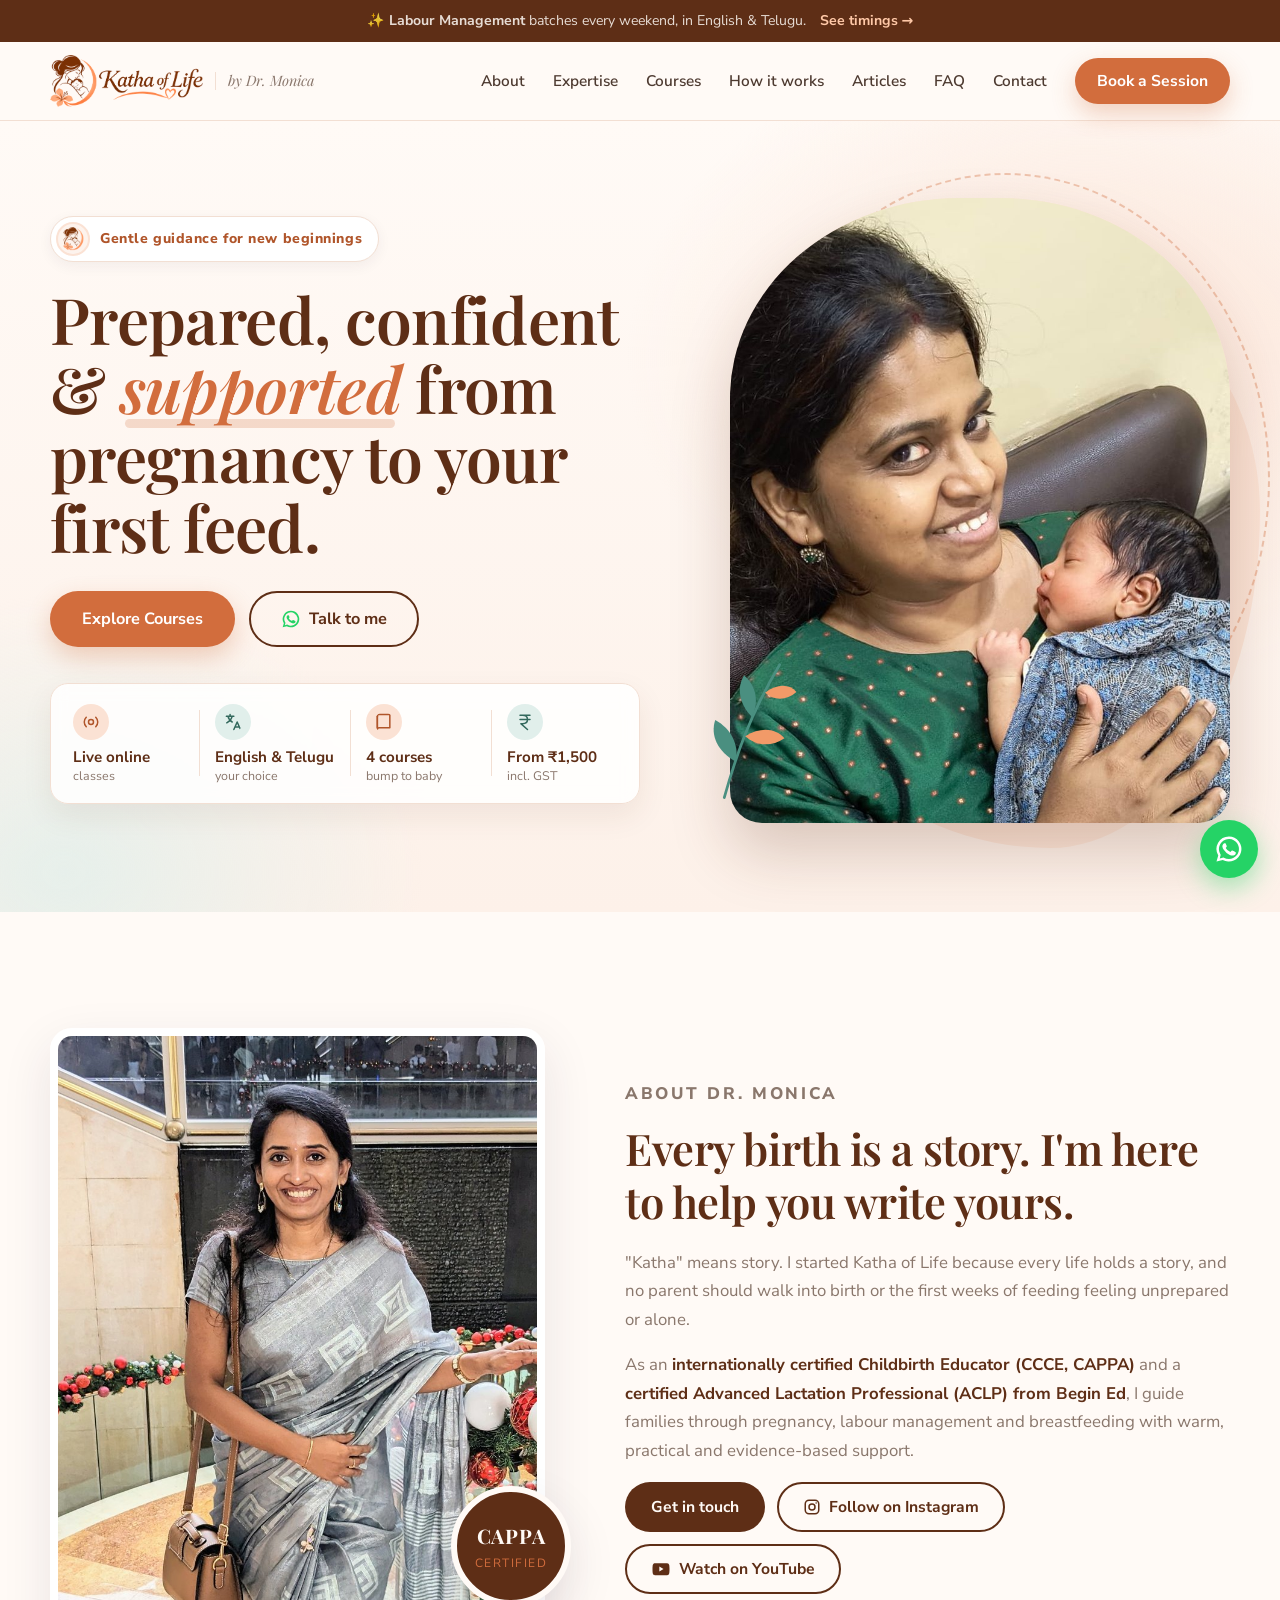
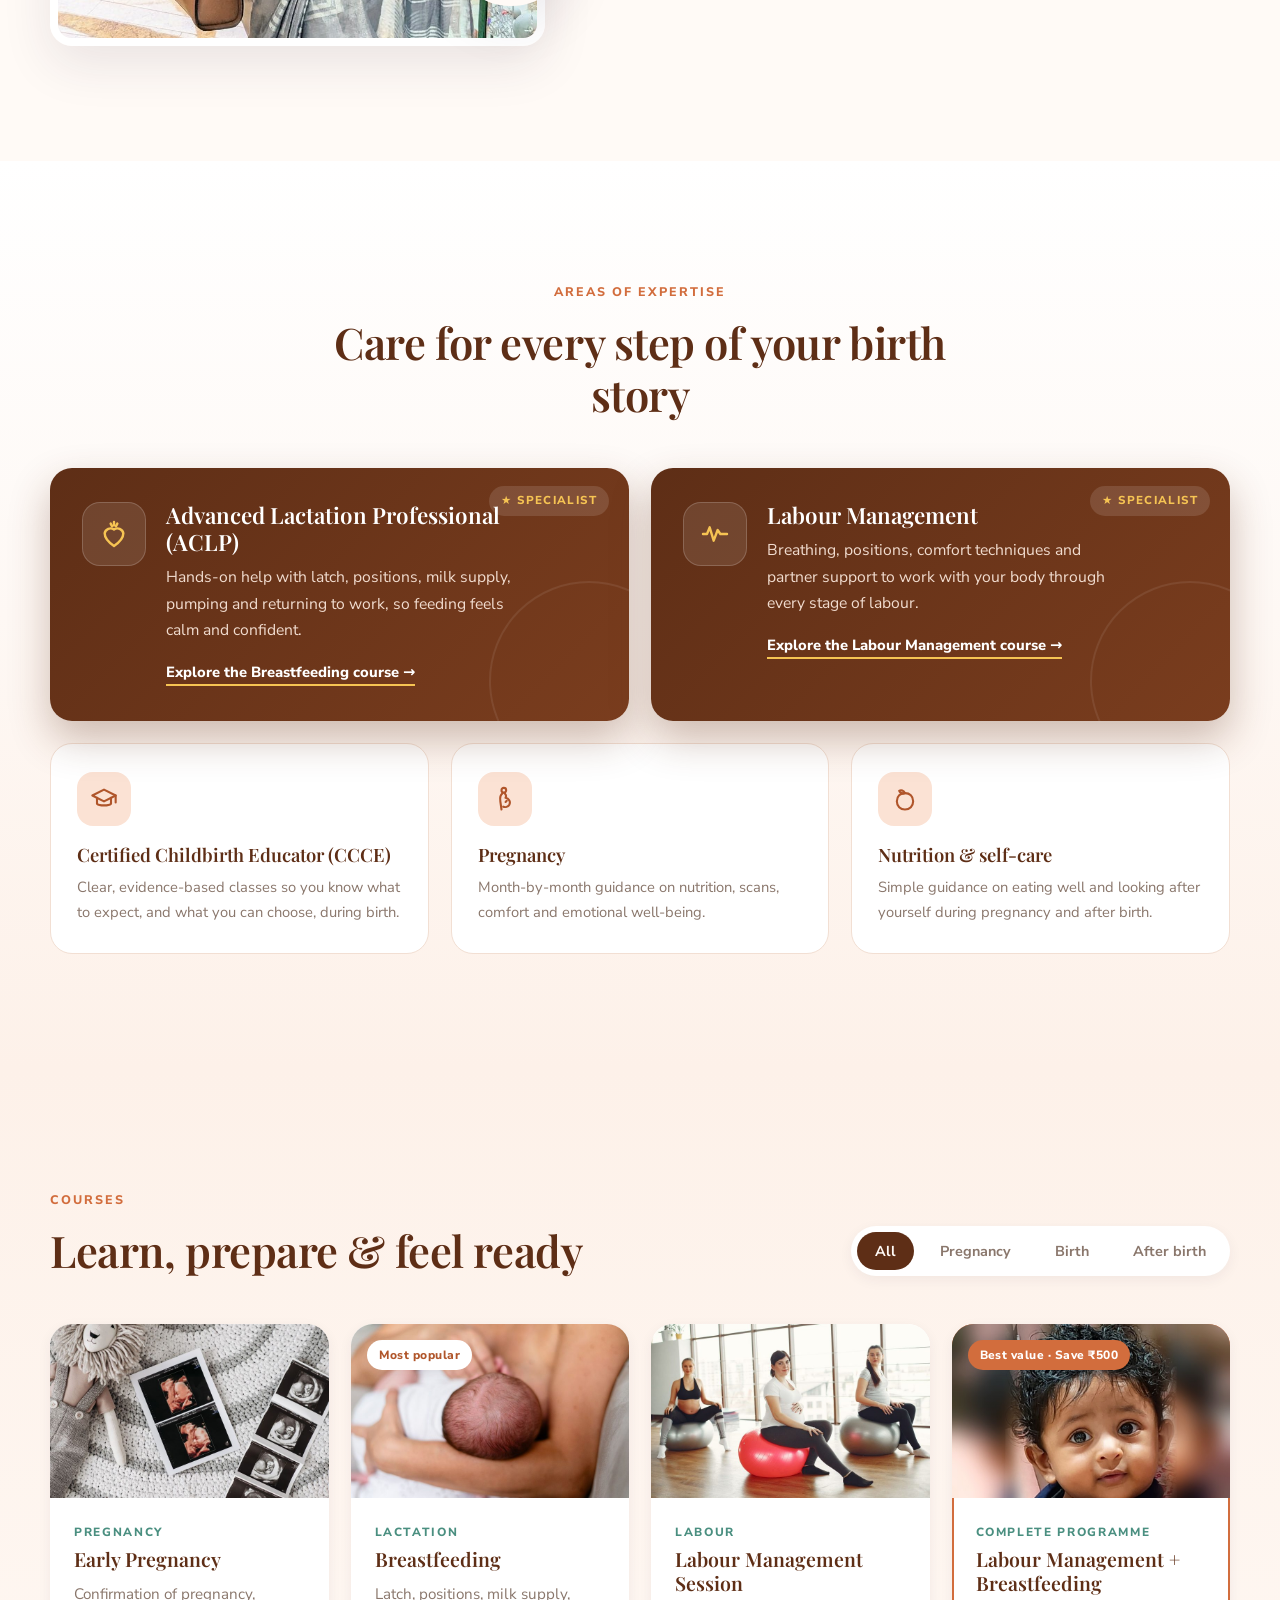
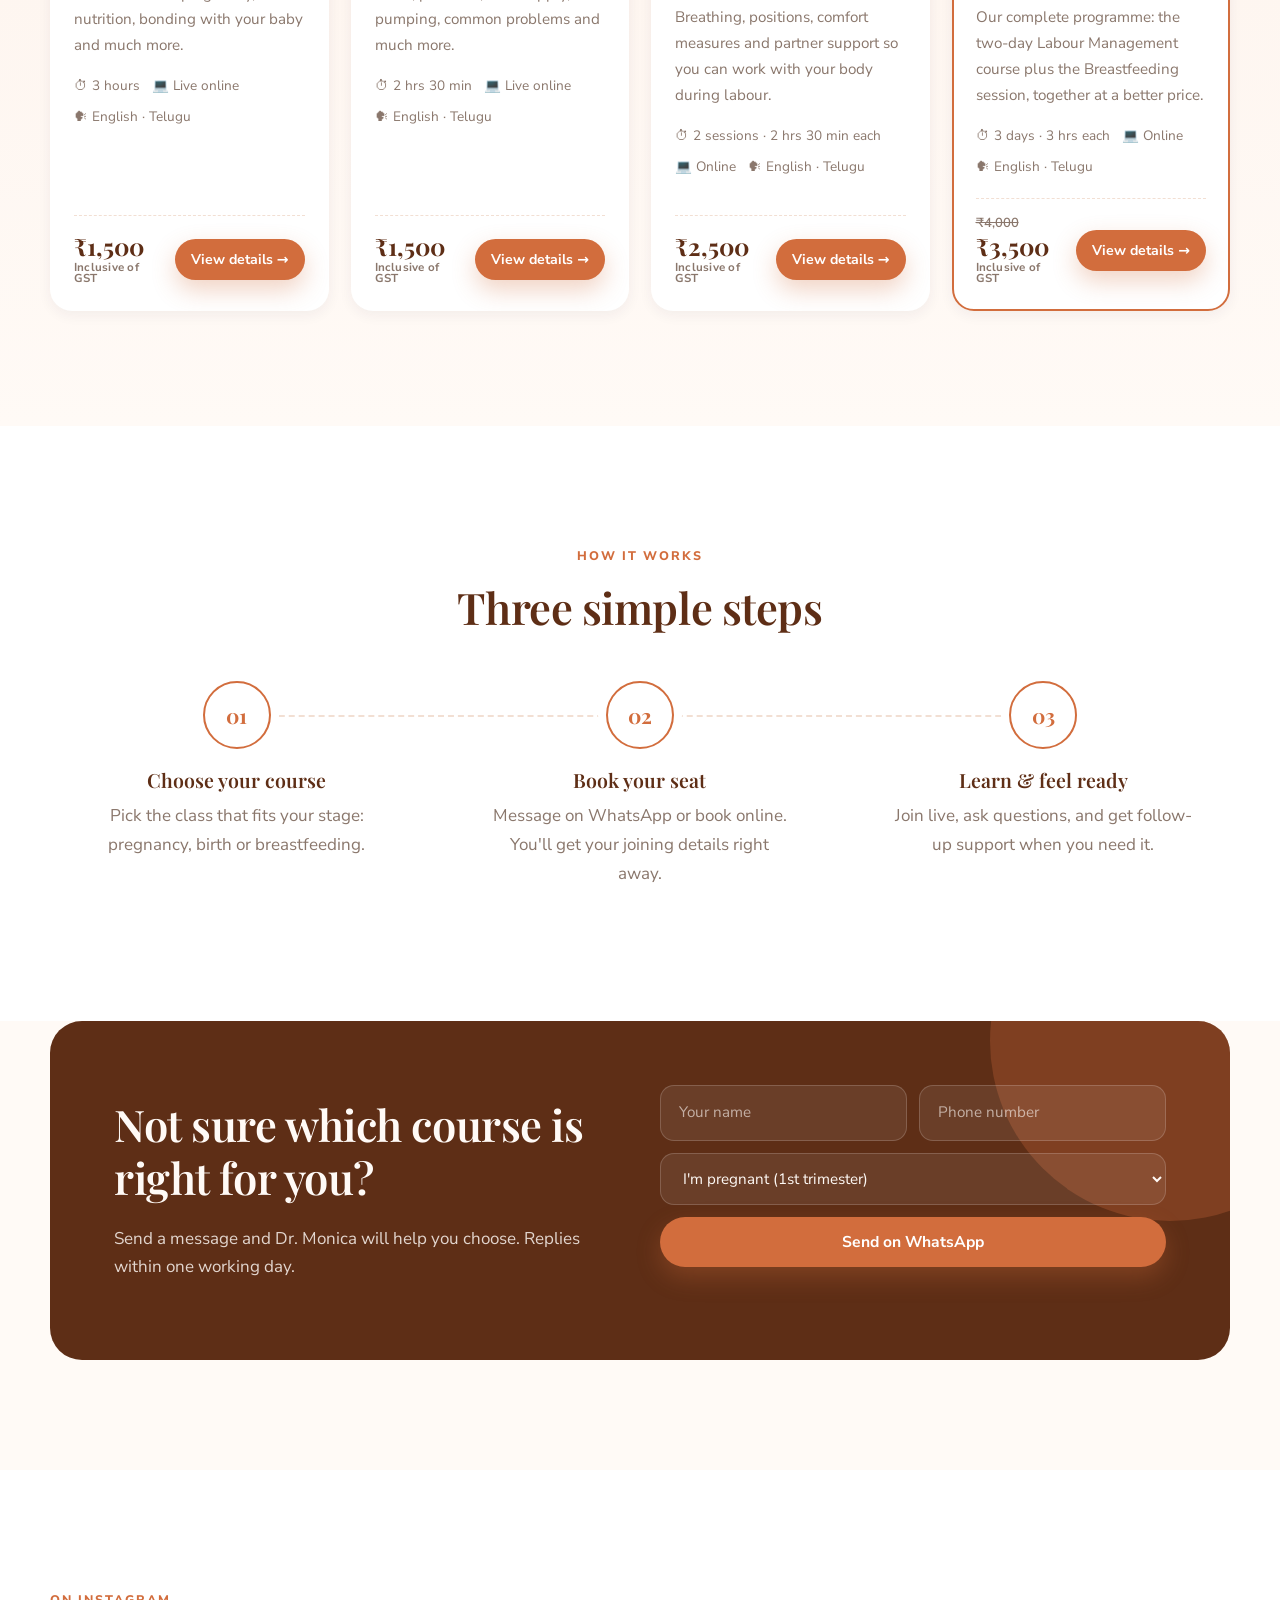
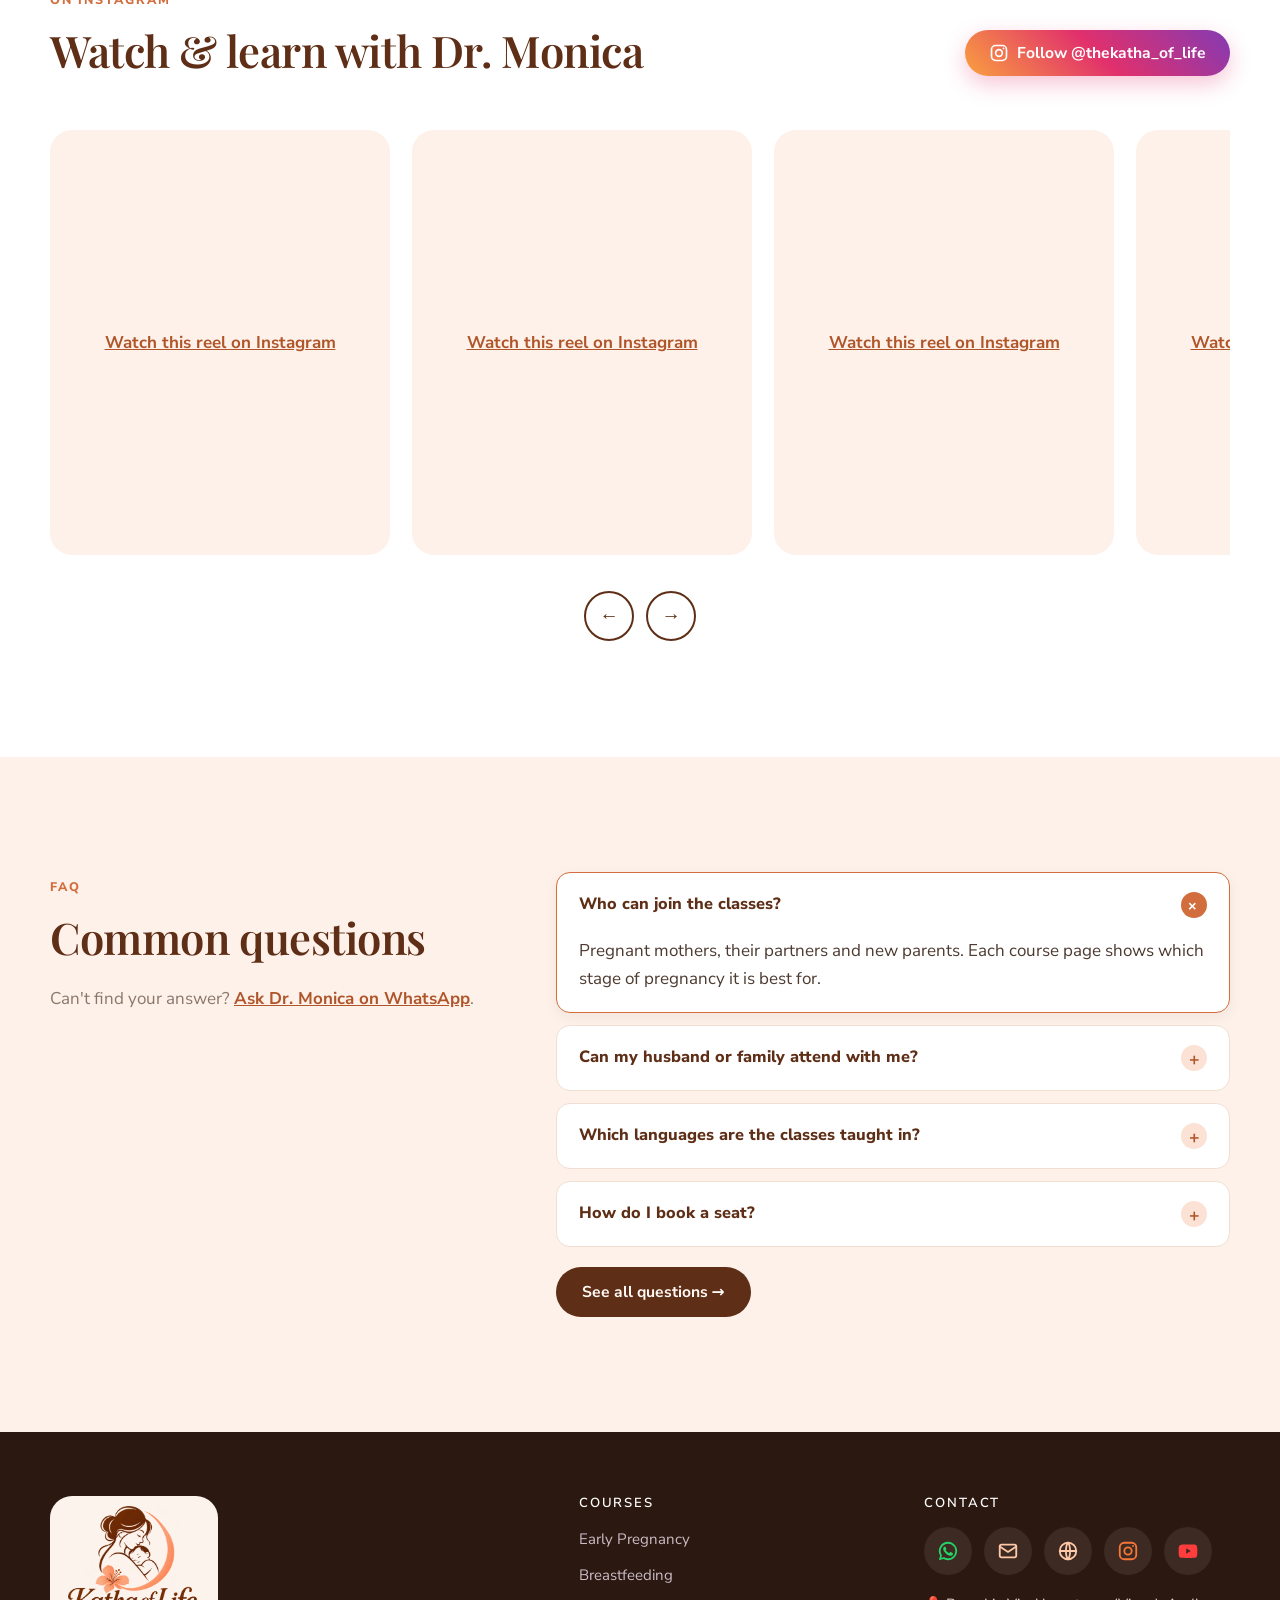
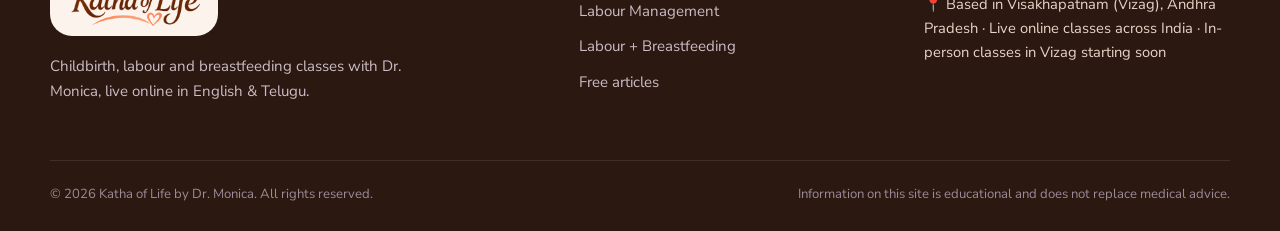
<file: index.html>
<!doctype html>
<html lang="en" data-theme="peach">
<head>
  <meta charset="utf-8">
  <meta name="viewport" content="width=device-width, initial-scale=1">
  <title>Childbirth &amp; Breastfeeding Classes in Vizag | Katha of Life</title>
  <meta name="description" content="Online childbirth, labour and breastfeeding classes in English &amp; Telugu by Dr. Monica, certified Childbirth Educator (CCCE) and Lactation Professional (ACLP), Vizag. From ₹1,500.">
  <link rel="canonical" href="https://kathaoflife.in/">
  <meta name="robots" content="index, follow, max-image-preview:large">
  <meta name="author" content="Dr. Monica, Katha of Life">
  <meta property="og:locale" content="en_IN">
  <meta name="theme-color" content="#d26d3d">
  <!-- Link preview when shared on WhatsApp / Facebook / Instagram -->
  <meta property="og:type" content="website">
  <meta property="og:site_name" content="Katha of Life by Dr. Monica">
  <meta property="og:url" content="https://kathaoflife.in/">
  <meta property="og:title" content="Childbirth &amp; Breastfeeding Classes in Vizag | Katha of Life">
  <meta property="og:description" content="Early Pregnancy, Breastfeeding and Labour Management courses (English &amp; Telugu) with Dr. Monica, Certified Childbirth Educator (CCCE) and Advanced Lactation Professional (ACLP).">
  <meta property="og:image" content="https://kathaoflife.in/images/monica-about.jpg">
  <meta name="twitter:card" content="summary_large_image">
  <link rel="preconnect" href="https://fonts.googleapis.com">
  <link rel="preconnect" href="https://fonts.gstatic.com" crossorigin>
  <link href="https://fonts.googleapis.com/css2?family=Playfair+Display:ital,wght@0,500;0,600;0,700;1,500&family=Nunito+Sans:wght@400;600;700;800&display=swap" rel="stylesheet">
  <link rel="icon" href="/favicon.ico" sizes="48x48">
  <link rel="icon" type="image/png" href="images/logo/favicon-64.png">
  <link rel="icon" type="image/png" sizes="192x192" href="images/logo/icon-192.png">
  <link rel="apple-touch-icon" href="images/logo/apple-touch-icon.png">
  <link rel="stylesheet" href="styles.css">
  <!-- Structured data for Google and AI answer engines (SEO / AEO / GEO). FAQ text must match the FAQ section. -->
  <script type="application/ld+json">
{
  "@context": "https://schema.org",
  "@graph": [
    {
      "@type": "EducationalOrganization",
      "@id": "https://kathaoflife.in/#org",
      "name": "Katha of Life",
      "alternateName": "Katha of Life by Dr. Monica",
      "url": "https://kathaoflife.in/",
      "logo": "https://kathaoflife.in/images/logo/logo-main-cream.png",
      "image": "https://kathaoflife.in/images/monica-about.jpg",
      "description": "Childbirth education, labour management, breastfeeding and pregnancy nutrition classes based in Visakhapatnam (Vizag), Andhra Pradesh, taught live online in English and Telugu.",
      "email": "thekathaofyours.7@gmail.com",
      "telephone": "+91-94940-78423",
      "areaServed": [
        {
          "@type": "City",
          "name": "Visakhapatnam"
        },
        {
          "@type": "State",
          "name": "Andhra Pradesh"
        },
        {
          "@type": "Country",
          "name": "India"
        }
      ],
      "availableLanguage": [
        "English",
        "Telugu"
      ],
      "founder": {
        "@id": "https://kathaoflife.in/#monica"
      },
      "sameAs": [
        "https://www.instagram.com/thekatha_of_life/",
        "https://www.youtube.com/@thekathaoflife"
      ],
      "contactPoint": {
        "@type": "ContactPoint",
        "contactType": "customer support",
        "telephone": "+91-94940-78423",
        "email": "thekathaofyours.7@gmail.com",
        "availableLanguage": [
          "English",
          "Telugu"
        ]
      },
      "address": {
        "@type": "PostalAddress",
        "addressLocality": "Visakhapatnam",
        "addressRegion": "Andhra Pradesh",
        "addressCountry": "IN"
      }
    },
    {
      "@type": "Person",
      "@id": "https://kathaoflife.in/#monica",
      "name": "Dr. Monica",
      "jobTitle": "Certified Childbirth Educator (CCCE) and Advanced Lactation Professional (ACLP)",
      "hasCredential": [
        {
          "@type": "EducationalOccupationalCredential",
          "credentialCategory": "certification",
          "name": "CAPPA Certified Childbirth Educator (CCCE)",
          "recognizedBy": { "@type": "Organization", "name": "CAPPA", "url": "https://cappa.net/" }
        },
        {
          "@type": "EducationalOccupationalCredential",
          "credentialCategory": "certification",
          "name": "Advanced Lactation Professional (ACLP)",
          "recognizedBy": { "@type": "Organization", "name": "Begin Ed" }
        }
      ],
      "worksFor": {
        "@id": "https://kathaoflife.in/#org"
      },
      "image": "https://kathaoflife.in/images/monica-about.jpg",
      "url": "https://kathaoflife.in/",
      "knowsAbout": [
        "Childbirth education",
        "Labour management",
        "Breastfeeding",
        "Lactation support",
        "Pregnancy care",
        "Nutrition in pregnancy"
      ],
      "knowsLanguage": [
        "English",
        "Telugu"
      ],
      "sameAs": [
        "https://www.instagram.com/thekatha_of_life/",
        "https://www.youtube.com/@thekathaoflife"
      ],
      "homeLocation": {
        "@type": "Place",
        "name": "Visakhapatnam (Vizag), Andhra Pradesh, India"
      }
    },
    {
      "@type": "WebSite",
      "@id": "https://kathaoflife.in/#website",
      "url": "https://kathaoflife.in/",
      "name": "Katha of Life",
      "inLanguage": "en-IN",
      "publisher": {
        "@id": "https://kathaoflife.in/#org"
      }
    },
    {
      "@type": "FAQPage",
      "@id": "https://kathaoflife.in/#faq",
      "mainEntity": [
        {
          "@type": "Question",
          "name": "Who can join the classes?",
          "acceptedAnswer": {
            "@type": "Answer",
            "text": "Pregnant mothers, their partners and new parents. Each course page shows which stage of pregnancy it is best for."
          }
        },
        {
          "@type": "Question",
          "name": "Can my husband or family attend with me?",
          "acceptedAnswer": {
            "@type": "Answer",
            "text": "Yes. The price is per registered email, so you can attend alone, as a couple or with your family at the same price."
          }
        },
        {
          "@type": "Question",
          "name": "Which languages are the classes taught in?",
          "acceptedAnswer": {
            "@type": "Answer",
            "text": "English and Telugu. You choose your language when you book."
          }
        },
        {
          "@type": "Question",
          "name": "How do I book a seat?",
          "acceptedAnswer": {
            "@type": "Answer",
            "text": "Open a course and tap \"Book in English\" or \"Book in Telugu\". WhatsApp opens with your message ready, and our team will reply with the batch dates and payment details."
          }
        }
      ]
    }
  ]
}
  </script>
</head>
<body>

  <!-- ================= TOP BAR ================= -->
  <div class="topbar">
    <div class="container topbar__inner">
      <p>✨ <strong>Labour Management</strong> batches every weekend, in English &amp; Telugu.</p>
      <a href="course-labour-management.html">See timings &rarr;</a>
    </div>
  </div>

  <!-- ================= HEADER ================= -->
  <header class="header" id="top">
    <div class="container header__inner">
      <a href="#top" class="brand" aria-label="Katha of Life home">
        <img src="images/logo/logo-horizontal.png" alt="Katha of Life" class="brand__logo" width="441" height="150">
        <span class="brand__by">by Dr. Monica</span>
      </a>

      <nav class="nav" id="nav" aria-label="Main">
        <a href="#about">About</a>
        <a href="#expertise">Expertise</a>
        <a href="#courses">Courses</a>
        <a href="#journey">How it works</a>
        <a href="articles.html">Articles</a>
        <a href="faq.html">FAQ</a>
        <a href="#contact">Contact</a>
        <a href="#courses" class="btn btn--primary nav__cta">Book a Session</a>
      </nav>

      <button class="menu-btn" aria-label="Open menu" aria-expanded="false" aria-controls="nav">
        <span></span><span></span><span></span>
      </button>
    </div>
  </header>

  <main>

    <!-- ================= HERO ================= -->
    <section class="hero hero--v2">
      <div class="hero__bg" aria-hidden="true"></div>

      <div class="container hero__inner">
        <div class="hero__text">
          <p class="hero__hello">
            <img src="images/logo/logo-icon.png" alt="" width="36" height="36">
            <span>Gentle guidance for new beginnings</span>
          </p>
          <h1>Prepared, confident &amp; <em>supported</em> from pregnancy to your first feed.</h1>

          <div class="hero__actions">
            <a href="#courses" class="btn btn--primary btn--lg">Explore Courses</a>
            <a href="#" class="btn btn--ghost btn--lg btn--wa js-whatsapp" data-msg="Hi Dr. Monica, I'd like to talk about your classes.">
              <svg viewBox="0 0 24 24" aria-hidden="true"><path d="M12 2a10 10 0 00-8.6 15.1L2 22l5-1.3A10 10 0 1012 2zm0 18a8 8 0 01-4.1-1.1l-.3-.2-3 .8.8-2.9-.2-.3A8 8 0 1112 20zm4.4-6c-.2-.1-1.4-.7-1.7-.8s-.4-.1-.6.1-.6.8-.8.9-.3.2-.5 0a6.6 6.6 0 01-3.3-2.9c-.2-.4.2-.4.7-1.3.1-.2 0-.3 0-.4l-.8-1.8c-.2-.5-.4-.4-.6-.4h-.5a1 1 0 00-.7.3 3 3 0 00-.9 2.2 5.2 5.2 0 001.1 2.7 11.9 11.9 0 004.5 4c1.7.7 2.3.8 3.2.6a2.7 2.7 0 001.8-1.3 2.2 2.2 0 00.1-1.3c0-.1-.2-.2-.5-.3z"/></svg>
              Talk to me
            </a>
          </div>

          <ul class="hero__facts" aria-label="Class details">
            <li><svg viewBox="0 0 24 24" aria-hidden="true"><circle cx="12" cy="12" r="3"/><path d="M6.3 6.3a8 8 0 000 11.4M17.7 6.3a8 8 0 010 11.4"/></svg><span><strong>Live online</strong>classes</span></li>
            <li><svg viewBox="0 0 24 24" aria-hidden="true"><path d="M4 5h9M8.5 3v2M6 5c.5 3 2.5 5.5 5 7M11 5c-.5 3-3 6-6.5 8"/><path d="M13 21l4-9 4 9M14.5 18h5"/></svg><span><strong>English &amp; Telugu</strong>your choice</span></li>
            <li><svg viewBox="0 0 24 24" aria-hidden="true"><path d="M4 5a2 2 0 012-2h13v16H6a2 2 0 00-2 2z"/><path d="M4 21V5"/></svg><span><strong>4 courses</strong>bump to baby</span></li>
            <li><svg viewBox="0 0 24 24" aria-hidden="true"><path d="M6 4h12M6 9h12M9 4c4 0 6 1.5 6 5s-3 5-6 5H7l8 7"/></svg><span><strong>From ₹1,500</strong>incl. GST</span></li>
          </ul>

          <div class="hero__trust" hidden><!-- hidden until real reviews arrive -->
            <div class="avatars" aria-hidden="true">
              <img class="avatar" src="images/avatars/parent-1.svg" alt="" width="42" height="42">
              <img class="avatar" src="images/avatars/parent-2.svg" alt="" width="42" height="42">
              <img class="avatar" src="images/avatars/parent-3.svg" alt="" width="42" height="42">
              <img class="avatar" src="images/avatars/parent-4.svg" alt="" width="42" height="42">
            </div>
            <p><strong>Trusted by expecting parents</strong><br><span class="stars">★★★★★</span> Loved for warm, practical guidance</p>
          </div>
        </div>

        <div class="hero__media">
          <div class="hero__glow" aria-hidden="true"></div>
          <div class="hero__ring" aria-hidden="true"></div>
          <svg class="hero__leaf" viewBox="0 0 120 160" aria-hidden="true">
            <path d="M20 155 C 40 110 60 70 100 20" fill="none" stroke="#4a8f80" stroke-width="3" stroke-linecap="round"/>
            <path d="M38 118 C 20 105 14 86 22 70 C 38 82 44 100 38 118 Z" fill="#4a8f80"/>
            <path d="M52 92 C 70 84 86 88 94 100 C 78 108 62 104 52 92 Z" fill="#f29a68"/>
            <path d="M62 72 C 50 56 50 38 60 26 C 72 40 72 58 62 72 Z" fill="#4a8f80"/>
            <path d="M80 48 C 94 40 108 42 114 52 C 102 60 88 58 80 48 Z" fill="#f29a68"/>
          </svg>
          <div class="hero__frame">
            <img src="images/hero-mother-child.jpg" alt="Smiling mother holding her sleeping newborn baby" width="800" height="1000">
          </div>
        </div>
      </div>
    </section>


    <!-- ================= ABOUT ================= -->
    <section class="section about" id="about">
      <div class="container about__inner">
        <div class="about__media">
          <img class="about__photo" src="images/monica-about.jpg" alt="Dr. Monica, Certified Childbirth Educator (CCCE) and Advanced Lactation Professional (ACLP)" width="800" height="1000" loading="lazy">
          <div class="about__badge">
            <strong>CAPPA</strong>
            <span>Certified</span>
          </div>
        </div>

        <div class="about__text">
          <p class="eyebrow">About Dr. Monica</p>
          <h2>Every birth is a story. I'm here to help you write yours.</h2>
          <p>"Katha" means story. I started Katha of Life because every life holds a story, and no parent should walk into birth or the first weeks of feeding feeling unprepared or alone.</p>
          <p>As an <strong>internationally certified Childbirth Educator (CCCE, CAPPA)</strong> and a <strong>certified Advanced Lactation Professional (ACLP) from Begin Ed</strong>, I guide families through pregnancy, labour management and breastfeeding with warm, practical and evidence-based support.</p>

          <div class="about__actions">
            <a href="#contact" class="btn btn--dark">Get in touch</a>
            <a href="https://www.instagram.com/thekatha_of_life/" class="btn btn--ghost" target="_blank" rel="noopener">
              <svg viewBox="0 0 24 24" aria-hidden="true" class="ig-icon"><rect x="3" y="3" width="18" height="18" rx="5"/><circle cx="12" cy="12" r="4"/><circle cx="17.5" cy="6.5" r="1" class="ig-dot"/></svg>
              Follow on Instagram
            </a>
            <a href="https://www.youtube.com/@thekathaoflife" class="btn btn--ghost" target="_blank" rel="noopener">
              <svg viewBox="0 0 24 24" aria-hidden="true" class="yt-icon"><path d="M22 8s-.2-1.5-.8-2.1c-.8-.8-1.6-.8-2-.9C16.4 5 12 5 12 5s-4.4 0-7.2.2c-.4 0-1.2.1-2 .9C2.2 6.5 2 8 2 8s-.2 1.7-.2 3.4v1.6c0 1.7.2 3.4.2 3.4s.2 1.5.8 2.1c.8.8 1.8.8 2.2.9 1.6.1 7 .2 7 .2s4.4 0 7.2-.2c.4-.1 1.2-.1 2-.9.6-.6.8-2.1.8-2.1s.2-1.7.2-3.4v-1.6C22.2 9.7 22 8 22 8zM10 15V9l5 3-5 3z"/></svg>
              Watch on YouTube
            </a>
          </div>
        </div>
      </div>
    </section>

    <!-- ================= EXPERTISE ================= -->
    <section class="section expertise" id="expertise">
      <div class="container">
        <div class="section__head section__head--center">
          <p class="eyebrow">Areas of expertise</p>
          <h2>Care for every step of your birth story</h2>
        </div>

        <!-- Two specialities (highlighted) -->
        <div class="exp-feature">
          <a class="expf" href="course-breastfeeding.html">
            <span class="expf__tag">★ Specialist</span>
            <span class="expf__icon"><svg viewBox="0 0 24 24" aria-hidden="true"><path d="M12 21c-4.5-3-7-6.2-7-9.5A4.5 4.5 0 0 1 12 8.6a4.5 4.5 0 0 1 7 2.9c0 3.3-2.5 6.5-7 9.5z"/><path d="M12 3v2.5M9.5 4.2l1 2M14.5 4.2l-1 2"/></svg></span>
            <div>
              <h3>Advanced Lactation Professional (ACLP)</h3>
              <p>Hands-on help with latch, positions, milk supply, pumping and returning to work, so feeding feels calm and confident.</p>
              <span class="expf__link">Explore the Breastfeeding course &rarr;</span>
            </div>
          </a>
          <a class="expf" href="course-labour-management.html">
            <span class="expf__tag">★ Specialist</span>
            <span class="expf__icon"><svg viewBox="0 0 24 24" aria-hidden="true"><path d="M3 12h3l2-5 3 10 3-8 2 3h5"/></svg></span>
            <div>
              <h3>Labour Management</h3>
              <p>Breathing, positions, comfort techniques and partner support to work with your body through every stage of labour.</p>
              <span class="expf__link">Explore the Labour Management course &rarr;</span>
            </div>
          </a>
        </div>

        <!-- Other areas -->
        <div class="exp-grid">
          <article class="exp">
            <span class="exp__icon"><svg viewBox="0 0 24 24" aria-hidden="true"><path d="M2 9l10-5 10 5-10 5z"/><path d="M6 11v5c2 2 10 2 12 0v-5"/><path d="M22 9v6"/></svg></span>
            <h3>Certified Childbirth Educator (CCCE)</h3>
            <p>Clear, evidence-based classes so you know what to expect, and what you can choose, during birth.</p>
          </article>
          <article class="exp">
            <span class="exp__icon"><svg viewBox="0 0 24 24" aria-hidden="true"><circle cx="11" cy="4.5" r="2"/><path d="M10 7c-2 1.5-2.5 4-2 7l1 7"/><path d="M12 7.5c1 1 1 2.5.5 3.5 3 .8 4.5 3.4 3.2 6-1 1.8-3.4 2.3-5.2 1.6"/><path d="M13.5 13.5l-1 1"/></svg></span>
            <h3>Pregnancy</h3>
            <p>Month-by-month guidance on nutrition, scans, comfort and emotional well-being.</p>
          </article>
          <article class="exp">
            <span class="exp__icon"><svg viewBox="0 0 24 24" aria-hidden="true"><path d="M12 7c-1-2.5-3.5-3-5-2 1 2 2.8 2.8 5 2z"/><path d="M12 7c-4 0-7 2.5-7 7 0 4 3 7 7 7s7-3 7-7c0-4.5-3-7-7-7z"/></svg></span>
            <h3>Nutrition &amp; self-care</h3>
            <p>Simple guidance on eating well and looking after yourself during pregnancy and after birth.</p>
          </article>
        </div>
      </div>
    </section>

    <!-- ================= COURSES ================= -->
    <section class="section courses" id="courses">
      <div class="container">
        <div class="section__head section__head--split">
          <div>
            <p class="eyebrow">Courses</p>
            <h2>Learn, prepare &amp; feel ready</h2>
          </div>
          <div class="filters" role="tablist" aria-label="Filter courses">
            <button class="filter is-active" data-filter="all" role="tab" aria-selected="true">All</button>
            <button class="filter" data-filter="pregnancy" role="tab" aria-selected="false">Pregnancy</button>
            <button class="filter" data-filter="birth" role="tab" aria-selected="false">Birth</button>
            <button class="filter" data-filter="baby" role="tab" aria-selected="false">After birth</button>
          </div>
        </div>

        <div class="course-grid" id="course-grid"><!-- filled by script.js --></div>
      </div>
    </section>

    <!-- ================= JOURNEY / HOW IT WORKS ================= -->
    <section class="section journey" id="journey">
      <div class="container">
        <div class="section__head section__head--center">
          <p class="eyebrow">How it works</p>
          <h2>Three simple steps</h2>
        </div>
        <ol class="steps">
          <li class="step">
            <span class="step__num">01</span>
            <h3>Choose your course</h3>
            <p>Pick the class that fits your stage: pregnancy, birth or breastfeeding.</p>
          </li>
          <li class="step">
            <span class="step__num">02</span>
            <h3>Book your seat</h3>
            <p>Message on WhatsApp or book online. You'll get your joining details right away.</p>
          </li>
          <li class="step">
            <span class="step__num">03</span>
            <h3>Learn &amp; feel ready</h3>
            <p>Join live, ask questions, and get follow-up support when you need it.</p>
          </li>
        </ol>
      </div>
    </section>

    <!-- ================= GALLERY ================= -->
    <!-- HIDDEN until Dr. Monica sends real class photos: remove the word "hidden" below to show it again -->
    <section class="section gallery" hidden>
      <div class="container">
        <div class="section__head section__head--center">
          <p class="eyebrow">Moments</p>
          <h2>Every mother has a story</h2>
        </div>
        <!-- Stock photos from Unsplash (free licence). Replace with real class photos later. -->
        <div class="gallery__grid">
          <figure class="g-photo g1"><img src="images/gallery/pregnancy-sari.jpg" alt="Pregnant Indian mother in a gold sari with flower garlands" loading="lazy"><figcaption>Pregnancy</figcaption></figure>
          <figure class="g-photo g2"><img src="images/gallery/mother-baby-bonding.jpg" alt="Smiling Indian mother cuddling her baby" loading="lazy"><figcaption>Bonding</figcaption></figure>
          <figure class="g-photo g3"><img src="images/gallery/grandmother-newborn.jpg" alt="Grandmother in a pink sari smiling at a newborn" loading="lazy"><figcaption>Family support</figcaption></figure>
          <figure class="g-photo g4"><img src="images/gallery/happy-family.jpg" alt="Happy Indian family with their baby" loading="lazy"><figcaption>Happy families</figcaption></figure>
          <figure class="g-photo g5"><img src="images/gallery/new-mother.jpg" alt="Indian mother holding her baby and smiling" loading="lazy"><figcaption>New mothers</figcaption></figure>
        </div>
      </div>
    </section>

    <!-- ================= CTA BAND ================= -->
    <section class="cta" id="contact">
      <div class="container cta__inner">
        <div>
          <h2>Not sure which course is right for you?</h2>
          <p>Send a message and Dr. Monica will help you choose. Replies within one working day.</p>
        </div>
        <form class="cta__form" id="contact-form" novalidate>
          <input type="text" name="name" placeholder="Your name" required aria-label="Your name" autocomplete="name">
          <input type="tel" name="phone" placeholder="Phone number" required aria-label="Phone number" autocomplete="tel">
          <select name="stage" aria-label="Your stage">
            <option>I'm pregnant (1st trimester)</option>
            <option>I'm pregnant (2nd trimester)</option>
            <option>I'm pregnant (3rd trimester)</option>
            <option>I've had my baby</option>
          </select>
          <button type="submit" class="btn btn--primary">Send on WhatsApp</button>
          <p class="form__note" id="form-note" role="status"></p>
        </form>
      </div>
    </section>

    <!-- ================= INSTAGRAM REELS ================= -->
    <!-- To change the videos, replace the reel codes below (the part after /reel/ in the link) -->
    <section class="section insta" id="instagram">
      <div class="container">
        <div class="section__head section__head--split">
          <div>
            <p class="eyebrow">On Instagram</p>
            <h2>Watch &amp; learn with Dr. Monica</h2>
          </div>
          <a href="https://www.instagram.com/thekatha_of_life/" class="btn btn--ig" target="_blank" rel="noopener"><svg class="ci" viewBox="0 0 24 24" aria-hidden="true" fill="none" stroke="currentColor" stroke-width="2"><rect x="3" y="3" width="18" height="18" rx="5"/><circle cx="12" cy="12" r="4"/><circle cx="17.5" cy="6.5" r="1" fill="currentColor" stroke="none"/></svg> Follow @thekatha_of_life</a>
        </div>
        <div class="ig-row" id="ig-row">
          <div class="ig-item">
            <blockquote class="instagram-media" data-instgrm-permalink="https://www.instagram.com/reel/DZHuTuKzVw1/" data-instgrm-version="14">
              <a href="https://www.instagram.com/reel/DZHuTuKzVw1/" target="_blank" rel="noopener">Watch this reel on Instagram</a>
            </blockquote>
          </div>
          <div class="ig-item">
            <blockquote class="instagram-media" data-instgrm-permalink="https://www.instagram.com/reel/DY4Z8W1zVKE/" data-instgrm-version="14">
              <a href="https://www.instagram.com/reel/DY4Z8W1zVKE/" target="_blank" rel="noopener">Watch this reel on Instagram</a>
            </blockquote>
          </div>
          <div class="ig-item">
            <blockquote class="instagram-media" data-instgrm-permalink="https://www.instagram.com/reel/DSKZXqnE_ro/" data-instgrm-version="14">
              <a href="https://www.instagram.com/reel/DSKZXqnE_ro/" target="_blank" rel="noopener">Watch this reel on Instagram</a>
            </blockquote>
          </div>
          <div class="ig-item">
            <blockquote class="instagram-media" data-instgrm-permalink="https://www.instagram.com/reel/DOgREeWk_Ht/" data-instgrm-version="14">
              <a href="https://www.instagram.com/reel/DOgREeWk_Ht/" target="_blank" rel="noopener">Watch this reel on Instagram</a>
            </blockquote>
          </div>
        </div>
      <div class="fb-controls ig-controls">
          <button class="fb-btn ig-btn" data-dir="-1" aria-label="Previous videos">&#8592;</button>
          <button class="fb-btn ig-btn" data-dir="1" aria-label="More videos">&#8594;</button>
        </div>
      </div>
    </section>

    <!-- ================= FAQ ================= -->
    <!-- Keep in sync with the FAQ structured data in <head> -->
    <section class="section faqs" id="faq">
      <div class="container faqs__inner">
        <div class="faqs__head">
          <p class="eyebrow">FAQ</p>
          <h2>Common questions</h2>
          <p class="faqs__lead">Can't find your answer? <a href="#" class="js-whatsapp" data-msg="Hi Dr. Monica, I have a question about your classes.">Ask Dr. Monica on WhatsApp</a>.</p>
        </div>
        <div class="faqs__list">
          <details class="faq-item" open>
            <summary>Who can join the classes?</summary>
            <p>Pregnant mothers, their partners and new parents. Each course page shows which stage of pregnancy it is best for.</p>
          </details>
          <details class="faq-item">
            <summary>Can my husband or family attend with me?</summary>
            <p>Yes. The price is per registered email, so you can attend alone, as a couple or with your family at the same price.</p>
          </details>
          <details class="faq-item">
            <summary>Which languages are the classes taught in?</summary>
            <p>English and Telugu. You choose your language when you book.</p>
          </details>
          <details class="faq-item">
            <summary>How do I book a seat?</summary>
            <p>Open a course and tap &quot;Book in English&quot; or &quot;Book in Telugu&quot;. WhatsApp opens with your message ready, and our team will reply with the batch dates and payment details.</p>
          </details>
          <a href="faq.html" class="btn btn--dark faqs__more">See all questions &rarr;</a>
        </div>
      </div>
    </section>

    <!-- ================= FEEDBACK (end) ================= -->
    <!-- HIDDEN until real reviews arrive: remove the word "hidden" below to show it again -->
    <section class="section feedback" id="feedback" hidden>
      <div class="container">
        <div class="section__head section__head--split">
          <div>
            <p class="eyebrow">Feedback</p>
            <h2>What parents say</h2>
          </div>
          <div class="rating-box">
            <strong>5.0</strong>
            <div><span class="stars">★★★★★</span><small>Based on parent reviews</small></div>
          </div>
        </div>

        <div class="fb-slider">
          <div class="fb-track" id="fb-track"><!-- filled by script.js --></div>
        </div>
        <div class="fb-controls">
          <button class="fb-btn" data-dir="-1" aria-label="Previous feedback">&#8592;</button>
          <button class="fb-btn" data-dir="1" aria-label="Next feedback">&#8594;</button>
        </div>
      </div>
    </section>
  </main>

  <!-- ================= FOOTER ================= -->
  <footer class="footer">
    <div class="container footer__grid">
      <div>
        <a href="#top" class="brand brand--light">
          <span class="footer__logo"><img src="images/logo/logo-main.png" alt="Katha of Life" width="400" height="365" loading="lazy"></span>
        </a>
        <p class="footer__about">Childbirth, labour and breastfeeding classes with Dr. Monica, live online in English &amp; Telugu.</p>
      </div>
      <div>
        <h4>Courses</h4>
        <a href="course-early-pregnancy.html">Early Pregnancy</a>
        <a href="course-breastfeeding.html">Breastfeeding</a>
        <a href="course-labour-management.html">Labour Management</a>
        <a href="course-labour-and-breastfeeding.html">Labour + Breastfeeding</a>
        <a href="articles.html">Free articles</a>
      </div>
      <div>
        <h4>Contact</h4>
        <div class="contact-icons">
        <a href="#" aria-label="WhatsApp" title="WhatsApp" class="js-whatsapp contact-link contact-link--wa" data-msg="Hi Dr. Monica!"><svg class="ci" viewBox="0 0 24 24" aria-hidden="true"><path fill="currentColor" d="M12 2a10 10 0 00-8.6 15.1L2 22l5-1.3A10 10 0 1012 2zm0 18a8 8 0 01-4.1-1.1l-.3-.2-3 .8.8-2.9-.2-.3A8 8 0 1112 20zm4.4-6c-.2-.1-1.4-.7-1.7-.8s-.4-.1-.6.1-.6.8-.8.9-.3.2-.5 0a6.6 6.6 0 01-3.3-2.9c-.2-.4.2-.4.7-1.3.1-.2 0-.3 0-.4l-.8-1.8c-.2-.5-.4-.4-.6-.4h-.5a1 1 0 00-.7.3 3 3 0 00-.9 2.2 5.2 5.2 0 001.1 2.7 11.9 11.9 0 004.5 4c1.7.7 2.3.8 3.2.6a2.7 2.7 0 001.8-1.3 2.2 2.2 0 00.1-1.3c0-.1-.2-.2-.5-.3z"/></svg><span class="sr-only">+91 94940 78423</span></a>
        <a href="mailto:thekathaofyours.7@gmail.com" aria-label="Email" title="Email" class="contact-link contact-link--mail"><svg class="ci" viewBox="0 0 24 24" aria-hidden="true" fill="none" stroke="currentColor" stroke-width="2" stroke-linecap="round" stroke-linejoin="round"><rect x="3" y="5" width="18" height="14" rx="2"/><path d="M3 7l9 6 9-6"/></svg><span class="sr-only">thekathaofyours.7@gmail.com</span></a>
        <a href="https://kathaoflife.in/" aria-label="Website" title="Website" class="contact-link contact-link--web"><svg class="ci" viewBox="0 0 24 24" aria-hidden="true" fill="none" stroke="currentColor" stroke-width="2" stroke-linecap="round"><circle cx="12" cy="12" r="9"/><path d="M3 12h18M12 3c3 3.5 3 14.5 0 18M12 3c-3 3.5-3 14.5 0 18"/></svg><span class="sr-only">kathaoflife.in</span></a>
        <a href="https://www.instagram.com/thekatha_of_life/" target="_blank" rel="noopener" aria-label="Instagram" title="Instagram" class="contact-link contact-link--ig"><svg class="ci" viewBox="0 0 24 24" aria-hidden="true" fill="none" stroke="currentColor" stroke-width="2"><rect x="3" y="3" width="18" height="18" rx="5"/><circle cx="12" cy="12" r="4"/><circle cx="17.5" cy="6.5" r="1" fill="currentColor" stroke="none"/></svg><span class="sr-only">@thekatha_of_life</span></a>
        <a href="https://www.youtube.com/@thekathaoflife" target="_blank" rel="noopener" aria-label="YouTube" title="YouTube" class="contact-link contact-link--yt"><svg class="ci" viewBox="0 0 24 24" aria-hidden="true"><path fill="currentColor" d="M22 8s-.2-1.5-.8-2.1c-.8-.8-1.6-.8-2-.9C16.4 5 12 5 12 5s-4.4 0-7.2.2c-.4 0-1.2.1-2 .9C2.2 6.5 2 8 2 8s-.2 1.7-.2 3.4v1.6c0 1.7.2 3.4.2 3.4s.2 1.5.8 2.1c.8.8 1.8.8 2.2.9 1.6.1 7 .2 7 .2s4.4 0 7.2-.2c.4-.1 1.2-.1 2-.9.6-.6.8-2.1.8-2.1s.2-1.7.2-3.4v-1.6C22.2 9.7 22 8 22 8zM10 15V9l5 3-5 3z"/></svg><span class="sr-only">@thekathaoflife</span></a>
        </div>
        <p class="footer__loc">📍 Based in Visakhapatnam (Vizag), Andhra Pradesh · Live online classes across India · In-person classes in Vizag starting soon</p>
      </div>
    </div>
    <div class="container footer__bottom">
      <p>© <span id="year"></span> Katha of Life by Dr. Monica. All rights reserved.</p>
      <p>Information on this site is educational and does not replace medical advice.</p>
    </div>
  </footer>

  <!-- WhatsApp floating button -->
  <a href="#" class="wa-float js-whatsapp" data-msg="Hi Dr. Monica!" aria-label="Chat on WhatsApp">
    <svg viewBox="0 0 24 24" aria-hidden="true"><path d="M12 2a10 10 0 00-8.6 15.1L2 22l5-1.3A10 10 0 1012 2zm0 18a8 8 0 01-4.1-1.1l-.3-.2-3 .8.8-2.9-.2-.3A8 8 0 1112 20zm4.4-6c-.2-.1-1.4-.7-1.7-.8s-.4-.1-.6.1-.6.8-.8.9-.3.2-.5 0a6.6 6.6 0 01-3.3-2.9c-.2-.4.2-.4.7-1.3.1-.2 0-.3 0-.4l-.8-1.8c-.2-.5-.4-.4-.6-.4h-.5a1 1 0 00-.7.3 3 3 0 00-.9 2.2 5.2 5.2 0 001.1 2.7 11.9 11.9 0 004.5 4c1.7.7 2.3.8 3.2.6a2.7 2.7 0 001.8-1.3 2.2 2.2 0 00.1-1.3c0-.1-.2-.2-.5-.3z"/></svg>
  </a>

  <script src="courses.js"></script>
  <script src="script.js"></script>
</body>
</html>
</file>
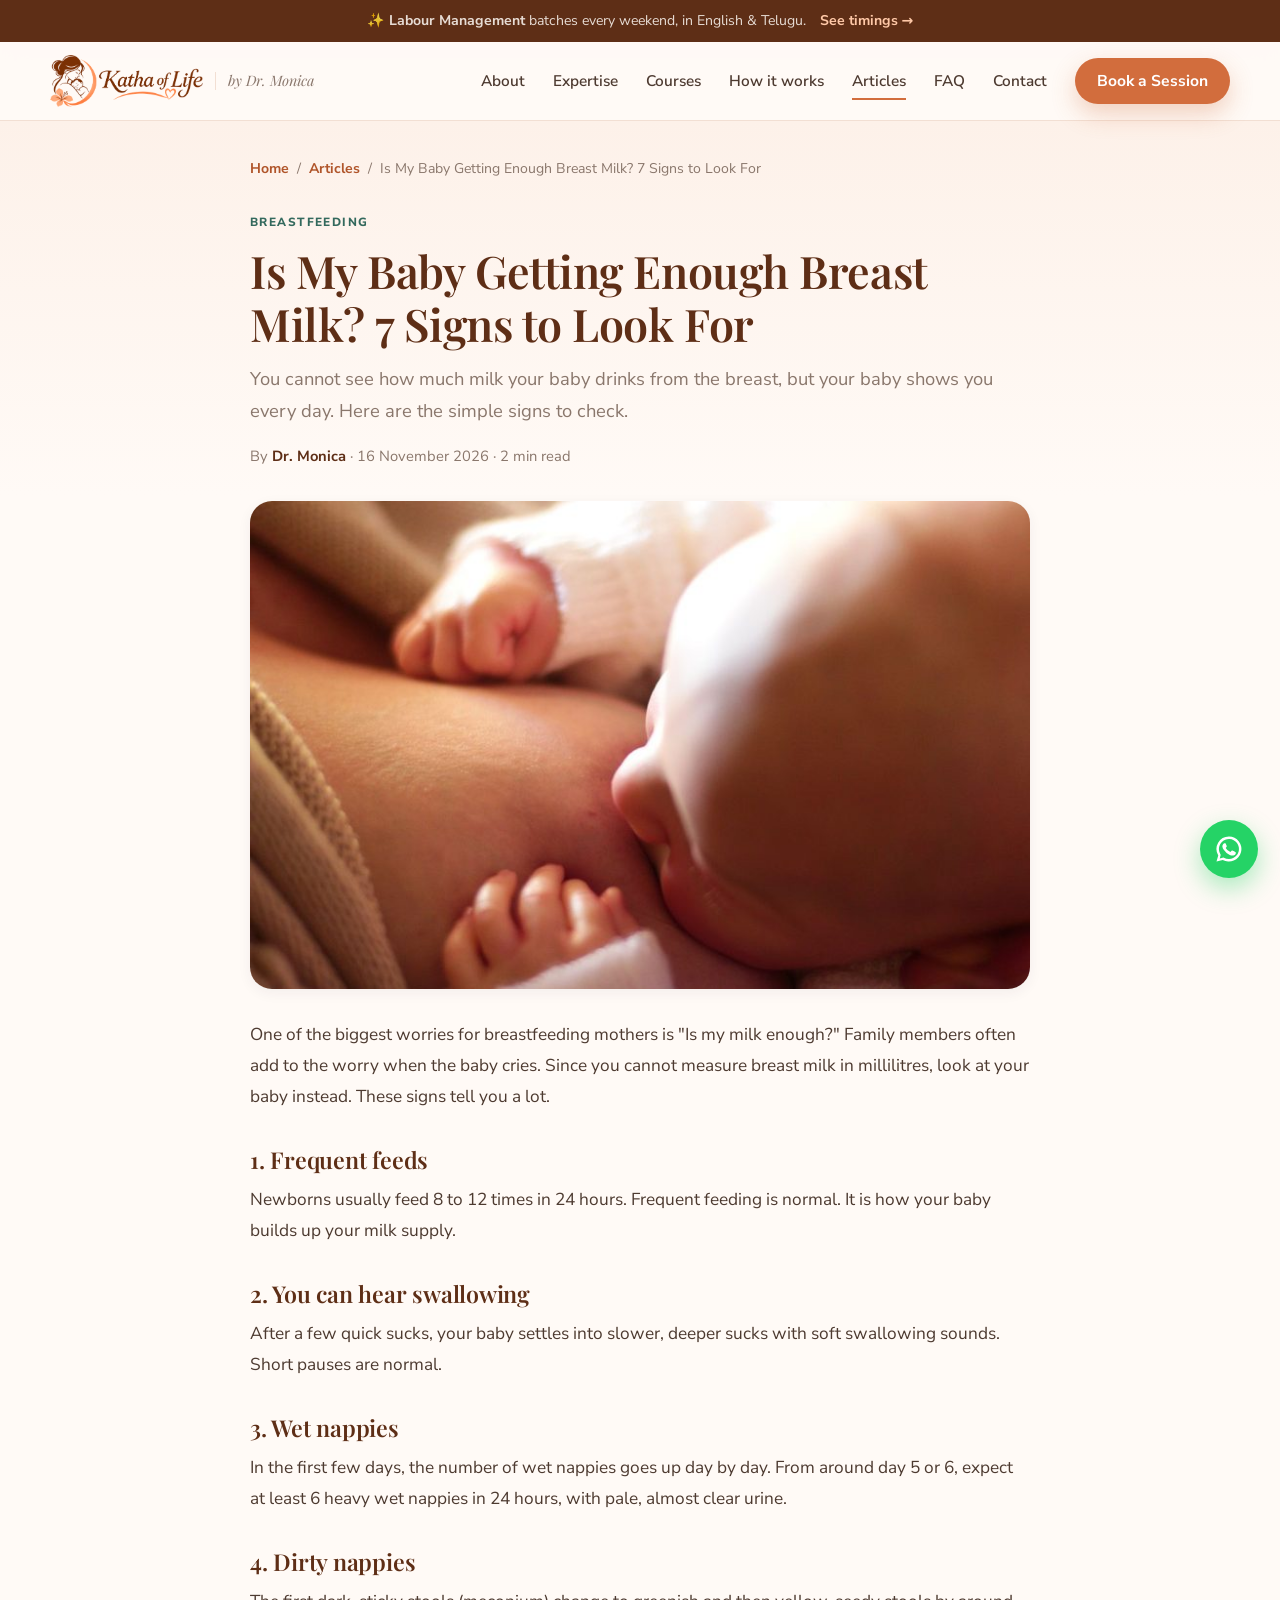
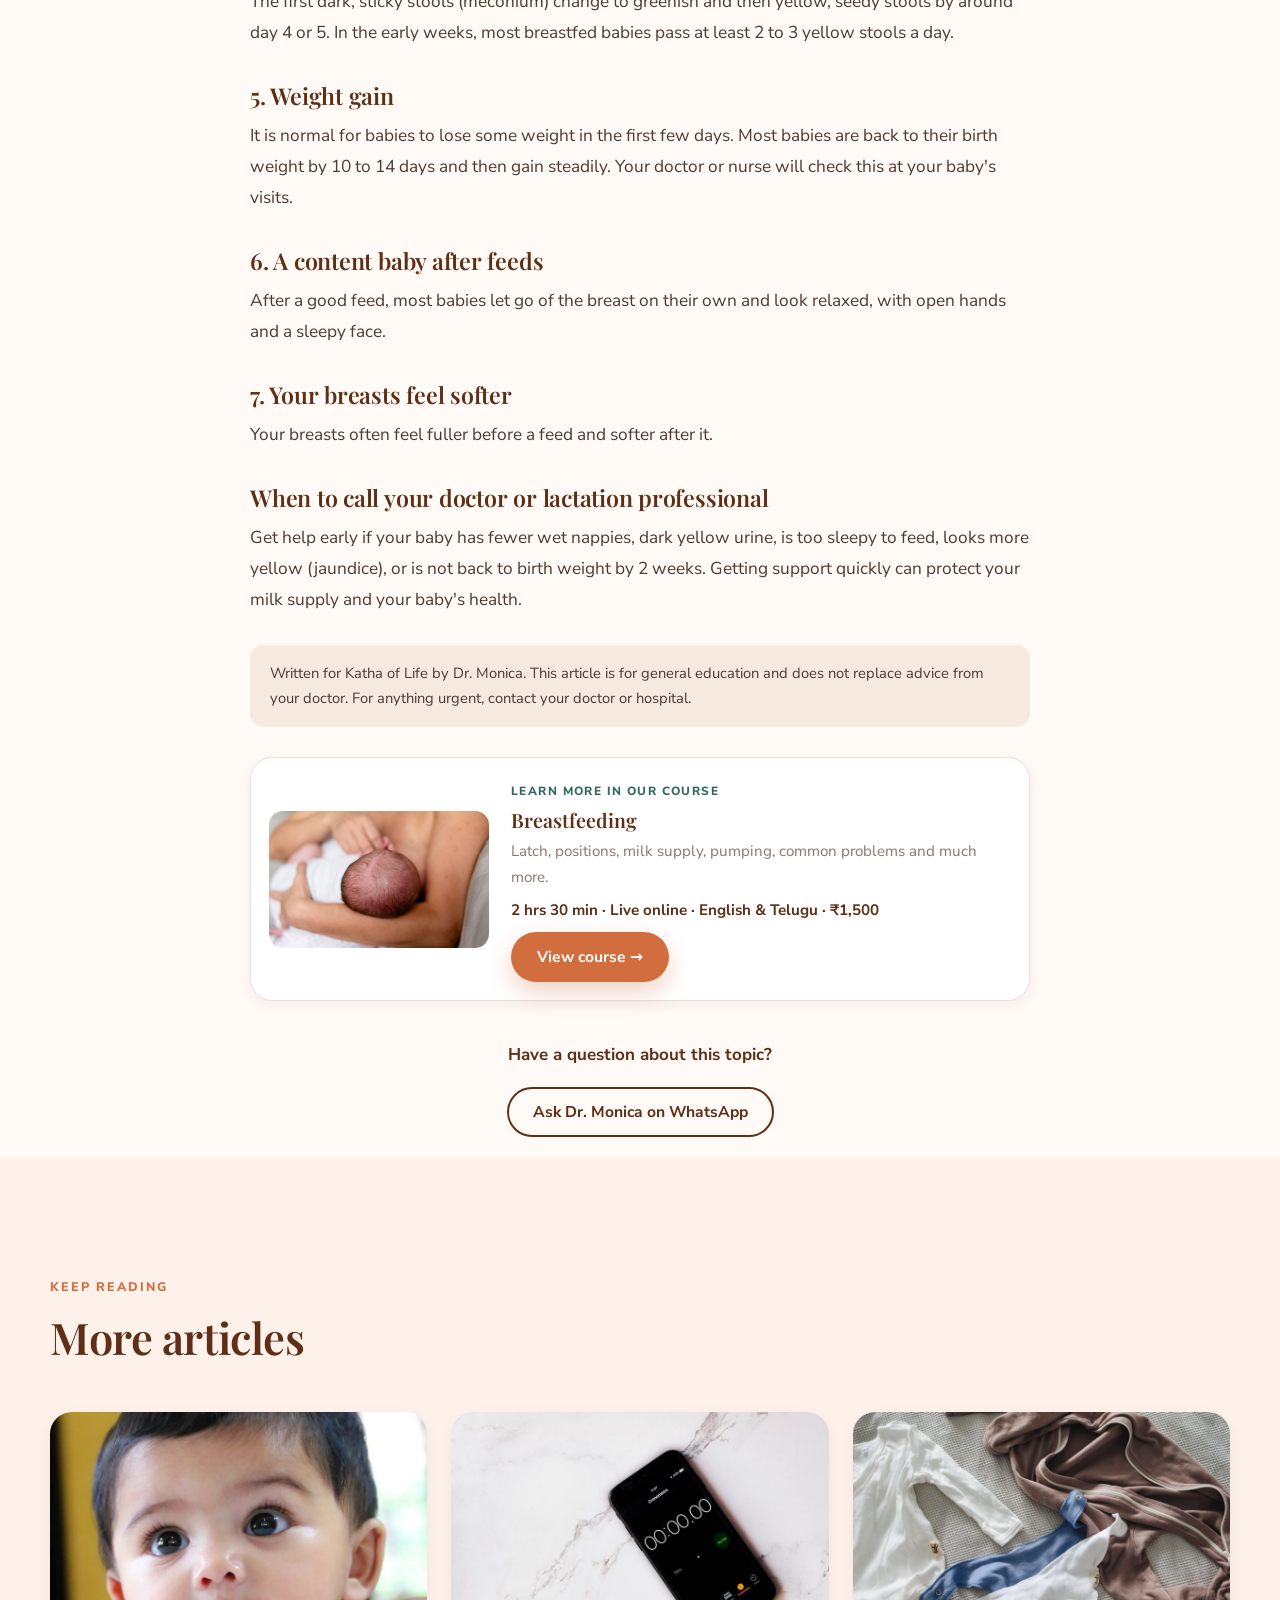
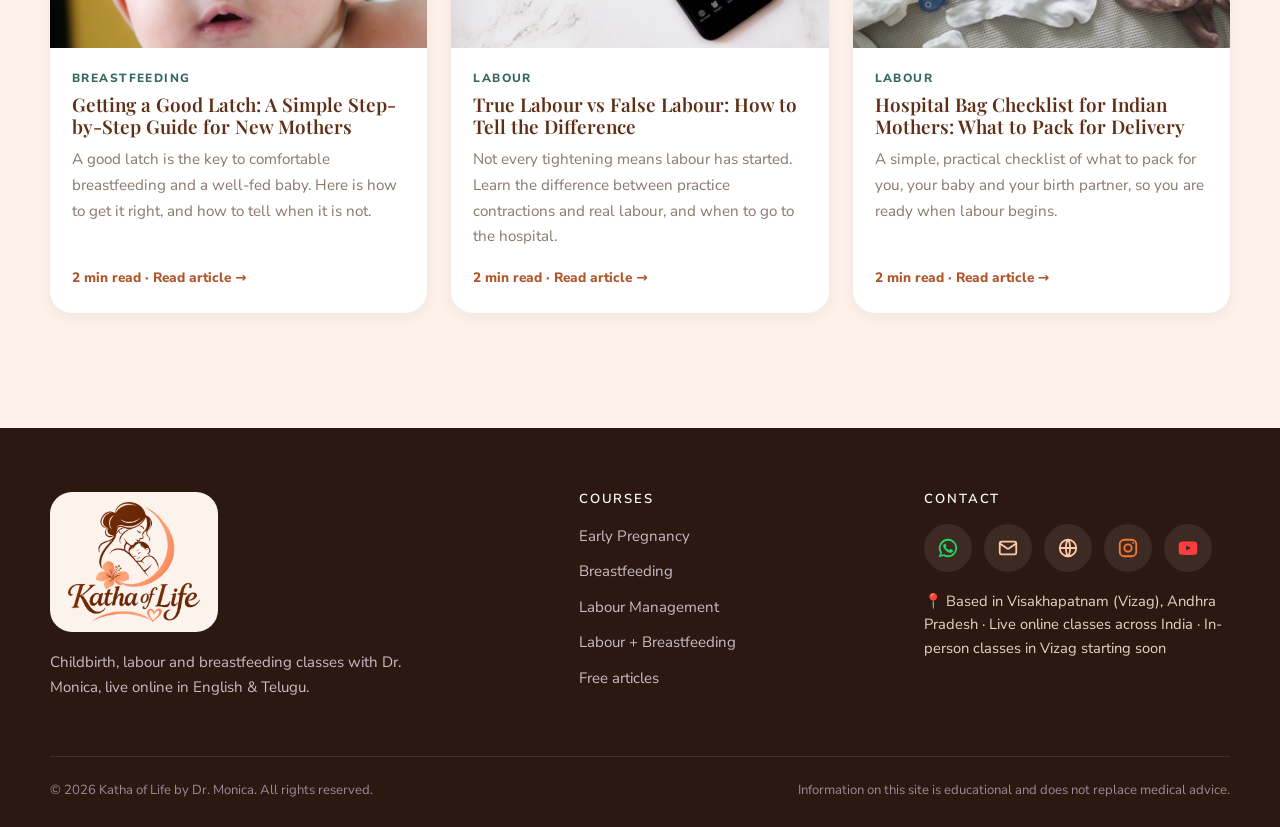
<file: article-enough-breast-milk.html>
<!doctype html>
<html lang="en" data-theme="peach">
<head>
  <meta charset="utf-8">
  <meta name="viewport" content="width=device-width, initial-scale=1">
  <title>Is My Baby Getting Enough Breast Milk? 7 Signs to Look For | Katha of Life</title>
  <meta name="description" content="You cannot see how much milk your baby drinks from the breast, but your baby shows you every day. Here are the simple signs to check.">
  <link rel="canonical" id="canonical" href="https://kathaoflife.in/article-enough-breast-milk.html">
  <meta name="robots" content="index, follow, max-image-preview:large">
  <meta property="og:locale" content="en_IN">
  <!-- Link preview when shared on WhatsApp / Facebook / Instagram -->
  <meta property="og:type" content="article">
  <meta property="og:site_name" content="Katha of Life by Dr. Monica">
  <meta property="og:url" content="https://kathaoflife.in/article-enough-breast-milk.html">
  <meta property="og:title" content="Is My Baby Getting Enough Breast Milk? 7 Signs to Look For">
  <meta property="og:description" content="You cannot see how much milk your baby drinks from the breast, but your baby shows you every day. Here are the simple signs to check.">
  <meta property="og:image" content="https://kathaoflife.in/images/articles/enough-breast-milk.jpg">
  <meta name="twitter:card" content="summary_large_image">
  <link rel="preconnect" href="https://fonts.googleapis.com">
  <link rel="preconnect" href="https://fonts.gstatic.com" crossorigin>
  <link href="https://fonts.googleapis.com/css2?family=Playfair+Display:ital,wght@0,500;0,600;0,700;1,500&family=Nunito+Sans:wght@400;600;700;800&display=swap" rel="stylesheet">
  <link rel="icon" href="/favicon.ico" sizes="48x48">
  <link rel="icon" type="image/png" href="images/logo/favicon-64.png">
  <link rel="icon" type="image/png" sizes="192x192" href="images/logo/icon-192.png">
  <link rel="apple-touch-icon" href="images/logo/apple-touch-icon.png">
  <link rel="stylesheet" href="styles.css">
  <script type="application/ld+json" data-prerendered>{"@context":"https://schema.org","@graph":[{"@type":"BlogPosting","headline":"Is My Baby Getting Enough Breast Milk? 7 Signs to Look For","description":"You cannot see how much milk your baby drinks from the breast, but your baby shows you every day. Here are the simple signs to check.","image":"https://kathaoflife.in/images/articles/enough-breast-milk.jpg","datePublished":"2026-11-16","dateModified":"2026-11-16","url":"https://kathaoflife.in/article-enough-breast-milk.html","mainEntityOfPage":"https://kathaoflife.in/article-enough-breast-milk.html","articleSection":"Breastfeeding","inLanguage":"en-IN","author":{"@type":"Person","name":"Dr. Monica","jobTitle":"Certified Childbirth Educator (CCCE) and Advanced Lactation Professional (ACLP)","url":"https://kathaoflife.in/"},"publisher":{"@type":"EducationalOrganization","name":"Katha of Life","url":"https://kathaoflife.in/","logo":{"@type":"ImageObject","url":"https://kathaoflife.in/images/logo/logo-main-cream.png"}}},{"@type":"BreadcrumbList","itemListElement":[{"@type":"ListItem","position":1,"name":"Home","item":"https://kathaoflife.in/"},{"@type":"ListItem","position":2,"name":"Articles","item":"https://kathaoflife.in/articles.html"},{"@type":"ListItem","position":3,"name":"Is My Baby Getting Enough Breast Milk? 7 Signs to Look For","item":"https://kathaoflife.in/article-enough-breast-milk.html"}]}]}</script>
</head>
<body data-article="enough-breast-milk">

  <!-- ================= TOP BAR ================= -->
  <div class="topbar">
    <div class="container topbar__inner">
      <p>✨ <strong>Labour Management</strong> batches every weekend, in English &amp; Telugu.</p>
      <a href="course-labour-management.html">See timings &rarr;</a>
    </div>
  </div>

  <!-- ================= HEADER ================= -->
  <header class="header" id="top">
    <div class="container header__inner">
      <a href="index.html#top" class="brand" aria-label="Katha of Life home">
        <img src="images/logo/logo-horizontal.png" alt="Katha of Life" class="brand__logo" width="441" height="150">
        <span class="brand__by">by Dr. Monica</span>
      </a>

      <nav class="nav" id="nav" aria-label="Main">
        <a href="index.html#about">About</a>
        <a href="index.html#expertise">Expertise</a>
        <a href="index.html#courses">Courses</a>
        <a href="index.html#journey">How it works</a>
        <a href="articles.html" aria-current="page">Articles</a>
        <a href="faq.html">FAQ</a>
        <a href="index.html#contact">Contact</a>
        <a href="index.html#courses" class="btn btn--primary nav__cta">Book a Session</a>
      </nav>

      <button class="menu-btn" aria-label="Open menu" aria-expanded="false" aria-controls="nav">
        <span></span><span></span><span></span>
      </button>
    </div>
  </header>

  <main>
    <article class="art">
      <header class="art-head">
        <div class="container art-narrow">
          <nav class="crumbs" aria-label="Breadcrumb"><a href="index.html">Home</a><span>/</span><a href="articles.html">Articles</a><span>/</span><span id="art-crumb">Is My Baby Getting Enough Breast Milk? 7 Signs to Look For</span></nav>
          <span class="art-cat" id="art-cat">Breastfeeding</span>
          <h1 id="art-title">Is My Baby Getting Enough Breast Milk? 7 Signs to Look For</h1>
          <p class="art-summary" id="art-summary">You cannot see how much milk your baby drinks from the breast, but your baby shows you every day. Here are the simple signs to check.</p>
          <p class="art-byline" id="art-meta">By <strong>Dr. Monica</strong> &middot; 16 November 2026 &middot; 2 min read</p>
        </div>
      </header>
      <div class="container art-narrow">
        <img class="art-hero-img" id="art-img" src="images/articles/enough-breast-milk.jpg" alt="Is My Baby Getting Enough Breast Milk? 7 Signs to Look For" width="800" height="500">
        <div class="art-body" id="article-body"><p>One of the biggest worries for breastfeeding mothers is &quot;Is my milk enough?&quot; Family members often add to the worry when the baby cries. Since you cannot measure breast milk in millilitres, look at your baby instead. These signs tell you a lot.</p><h2>1. Frequent feeds</h2><p>Newborns usually feed 8 to 12 times in 24 hours. Frequent feeding is normal. It is how your baby builds up your milk supply.</p><h2>2. You can hear swallowing</h2><p>After a few quick sucks, your baby settles into slower, deeper sucks with soft swallowing sounds. Short pauses are normal.</p><h2>3. Wet nappies</h2><p>In the first few days, the number of wet nappies goes up day by day. From around day 5 or 6, expect at least 6 heavy wet nappies in 24 hours, with pale, almost clear urine.</p><h2>4. Dirty nappies</h2><p>The first dark, sticky stools (meconium) change to greenish and then yellow, seedy stools by around day 4 or 5. In the early weeks, most breastfed babies pass at least 2 to 3 yellow stools a day.</p><h2>5. Weight gain</h2><p>It is normal for babies to lose some weight in the first few days. Most babies are back to their birth weight by 10 to 14 days and then gain steadily. Your doctor or nurse will check this at your baby's visits.</p><h2>6. A content baby after feeds</h2><p>After a good feed, most babies let go of the breast on their own and look relaxed, with open hands and a sleepy face.</p><h2>7. Your breasts feel softer</h2><p>Your breasts often feel fuller before a feed and softer after it.</p><h2>When to call your doctor or lactation professional</h2><p>Get help early if your baby has fewer wet nappies, dark yellow urine, is too sleepy to feed, looks more yellow (jaundice), or is not back to birth weight by 2 weeks. Getting support quickly can protect your milk supply and your baby's health.</p></div>
        <p class="art-disclaimer">Written for Katha of Life by Dr. Monica. This article is for general education and does not replace advice from your doctor. For anything urgent, contact your doctor or hospital.</p>
        <aside class="art-course" id="art-course">
        <img src="images/courses/breastfeeding.jpg" alt="" loading="lazy" width="800" height="500">
        <div>
          <span class="art-cat">Learn more in our course</span>
          <h3>Breastfeeding</h3>
          <p>Latch, positions, milk supply, pumping, common problems and much more.</p>
          <p class="art-course__meta">2 hrs 30 min &middot; Live online &middot; English & Telugu &middot; ₹1,500</p>
          <a class="btn btn--primary" href="course-breastfeeding.html">View course &rarr;</a>
        </div></aside>
        <div class="art-ask">
          <p>Have a question about this topic?</p>
          <a href="#" class="btn btn--ghost js-whatsapp" data-msg="Hi Dr. Monica, I read your article and have a question.">Ask Dr. Monica on WhatsApp</a>
        </div>
      </div>
    </article>
    <section class="section art-list art-list--more">
      <div class="container">
        <div class="section__head"><p class="eyebrow">Keep reading</p><h2>More articles</h2></div>
        <div class="art-grid" id="art-more">
    <a class="art-card" href="article-good-latch.html">
      <img src="images/articles/good-latch.jpg" alt="" loading="lazy" width="800" height="500">
      <div class="art-card__body">
        <span class="art-cat">Breastfeeding</span>
        <h3>Getting a Good Latch: A Simple Step-by-Step Guide for New Mothers</h3>
        <p>A good latch is the key to comfortable breastfeeding and a well-fed baby. Here is how to get it right, and how to tell when it is not.</p>
        <span class="art-meta">2 min read &middot; Read article &rarr;</span>
      </div>
    </a>
    <a class="art-card" href="article-true-vs-false-labour.html">
      <img src="images/articles/true-vs-false-labour.jpg" alt="" loading="lazy" width="800" height="500">
      <div class="art-card__body">
        <span class="art-cat">Labour</span>
        <h3>True Labour vs False Labour: How to Tell the Difference</h3>
        <p>Not every tightening means labour has started. Learn the difference between practice contractions and real labour, and when to go to the hospital.</p>
        <span class="art-meta">2 min read &middot; Read article &rarr;</span>
      </div>
    </a>
    <a class="art-card" href="article-hospital-bag-checklist.html">
      <img src="images/articles/hospital-bag.jpg" alt="" loading="lazy" width="800" height="500">
      <div class="art-card__body">
        <span class="art-cat">Labour</span>
        <h3>Hospital Bag Checklist for Indian Mothers: What to Pack for Delivery</h3>
        <p>A simple, practical checklist of what to pack for you, your baby and your birth partner, so you are ready when labour begins.</p>
        <span class="art-meta">2 min read &middot; Read article &rarr;</span>
      </div>
    </a></div>
      </div>
    </section>
  </main>

  <!-- ================= FOOTER ================= -->
  <footer class="footer">
    <div class="container footer__grid">
      <div>
        <a href="index.html#top" class="brand brand--light">
          <span class="footer__logo"><img src="images/logo/logo-main.png" alt="Katha of Life" width="400" height="365" loading="lazy"></span>
        </a>
        <p class="footer__about">Childbirth, labour and breastfeeding classes with Dr. Monica, live online in English &amp; Telugu.</p>
      </div>
      <div>
        <h4>Courses</h4>
        <a href="course-early-pregnancy.html">Early Pregnancy</a>
        <a href="course-breastfeeding.html">Breastfeeding</a>
        <a href="course-labour-management.html">Labour Management</a>
        <a href="course-labour-and-breastfeeding.html">Labour + Breastfeeding</a>
        <a href="articles.html">Free articles</a>
      </div>
      <div>
        <h4>Contact</h4>
        <div class="contact-icons">
        <a href="#" aria-label="WhatsApp" title="WhatsApp" class="js-whatsapp contact-link contact-link--wa" data-msg="Hi Dr. Monica!"><svg class="ci" viewBox="0 0 24 24" aria-hidden="true"><path fill="currentColor" d="M12 2a10 10 0 00-8.6 15.1L2 22l5-1.3A10 10 0 1012 2zm0 18a8 8 0 01-4.1-1.1l-.3-.2-3 .8.8-2.9-.2-.3A8 8 0 1112 20zm4.4-6c-.2-.1-1.4-.7-1.7-.8s-.4-.1-.6.1-.6.8-.8.9-.3.2-.5 0a6.6 6.6 0 01-3.3-2.9c-.2-.4.2-.4.7-1.3.1-.2 0-.3 0-.4l-.8-1.8c-.2-.5-.4-.4-.6-.4h-.5a1 1 0 00-.7.3 3 3 0 00-.9 2.2 5.2 5.2 0 001.1 2.7 11.9 11.9 0 004.5 4c1.7.7 2.3.8 3.2.6a2.7 2.7 0 001.8-1.3 2.2 2.2 0 00.1-1.3c0-.1-.2-.2-.5-.3z"/></svg><span class="sr-only">+91 94940 78423</span></a>
        <a href="mailto:thekathaofyours.7@gmail.com" aria-label="Email" title="Email" class="contact-link contact-link--mail"><svg class="ci" viewBox="0 0 24 24" aria-hidden="true" fill="none" stroke="currentColor" stroke-width="2" stroke-linecap="round" stroke-linejoin="round"><rect x="3" y="5" width="18" height="14" rx="2"/><path d="M3 7l9 6 9-6"/></svg><span class="sr-only">thekathaofyours.7@gmail.com</span></a>
        <a href="https://kathaoflife.in/" aria-label="Website" title="Website" class="contact-link contact-link--web"><svg class="ci" viewBox="0 0 24 24" aria-hidden="true" fill="none" stroke="currentColor" stroke-width="2" stroke-linecap="round"><circle cx="12" cy="12" r="9"/><path d="M3 12h18M12 3c3 3.5 3 14.5 0 18M12 3c-3 3.5-3 14.5 0 18"/></svg><span class="sr-only">kathaoflife.in</span></a>
        <a href="https://www.instagram.com/thekatha_of_life/" target="_blank" rel="noopener" aria-label="Instagram" title="Instagram" class="contact-link contact-link--ig"><svg class="ci" viewBox="0 0 24 24" aria-hidden="true" fill="none" stroke="currentColor" stroke-width="2"><rect x="3" y="3" width="18" height="18" rx="5"/><circle cx="12" cy="12" r="4"/><circle cx="17.5" cy="6.5" r="1" fill="currentColor" stroke="none"/></svg><span class="sr-only">@thekatha_of_life</span></a>
        <a href="https://www.youtube.com/@thekathaoflife" target="_blank" rel="noopener" aria-label="YouTube" title="YouTube" class="contact-link contact-link--yt"><svg class="ci" viewBox="0 0 24 24" aria-hidden="true"><path fill="currentColor" d="M22 8s-.2-1.5-.8-2.1c-.8-.8-1.6-.8-2-.9C16.4 5 12 5 12 5s-4.4 0-7.2.2c-.4 0-1.2.1-2 .9C2.2 6.5 2 8 2 8s-.2 1.7-.2 3.4v1.6c0 1.7.2 3.4.2 3.4s.2 1.5.8 2.1c.8.8 1.8.8 2.2.9 1.6.1 7 .2 7 .2s4.4 0 7.2-.2c.4-.1 1.2-.1 2-.9.6-.6.8-2.1.8-2.1s.2-1.7.2-3.4v-1.6C22.2 9.7 22 8 22 8zM10 15V9l5 3-5 3z"/></svg><span class="sr-only">@thekathaoflife</span></a>
        </div>
        <p class="footer__loc">📍 Based in Visakhapatnam (Vizag), Andhra Pradesh · Live online classes across India · In-person classes in Vizag starting soon</p>
      </div>
    </div>
    <div class="container footer__bottom">
      <p>© <span id="year">2026</span> Katha of Life by Dr. Monica. All rights reserved.</p>
      <p>Information on this site is educational and does not replace medical advice.</p>
    </div>
  </footer>

  <!-- WhatsApp floating button -->
  <a href="#" class="wa-float js-whatsapp" data-msg="Hi Dr. Monica!" aria-label="Chat on WhatsApp">
    <svg viewBox="0 0 24 24" aria-hidden="true"><path d="M12 2a10 10 0 00-8.6 15.1L2 22l5-1.3A10 10 0 1012 2zm0 18a8 8 0 01-4.1-1.1l-.3-.2-3 .8.8-2.9-.2-.3A8 8 0 1112 20zm4.4-6c-.2-.1-1.4-.7-1.7-.8s-.4-.1-.6.1-.6.8-.8.9-.3.2-.5 0a6.6 6.6 0 01-3.3-2.9c-.2-.4.2-.4.7-1.3.1-.2 0-.3 0-.4l-.8-1.8c-.2-.5-.4-.4-.6-.4h-.5a1 1 0 00-.7.3 3 3 0 00-.9 2.2 5.2 5.2 0 001.1 2.7 11.9 11.9 0 004.5 4c1.7.7 2.3.8 3.2.6a2.7 2.7 0 001.8-1.3 2.2 2.2 0 00.1-1.3c0-.1-.2-.2-.5-.3z"/></svg>
  </a>

  <script src="courses.js"></script>
  <script src="articles-data.js"></script>
  <script src="articles.js"></script>
</body>
</html>
</file>
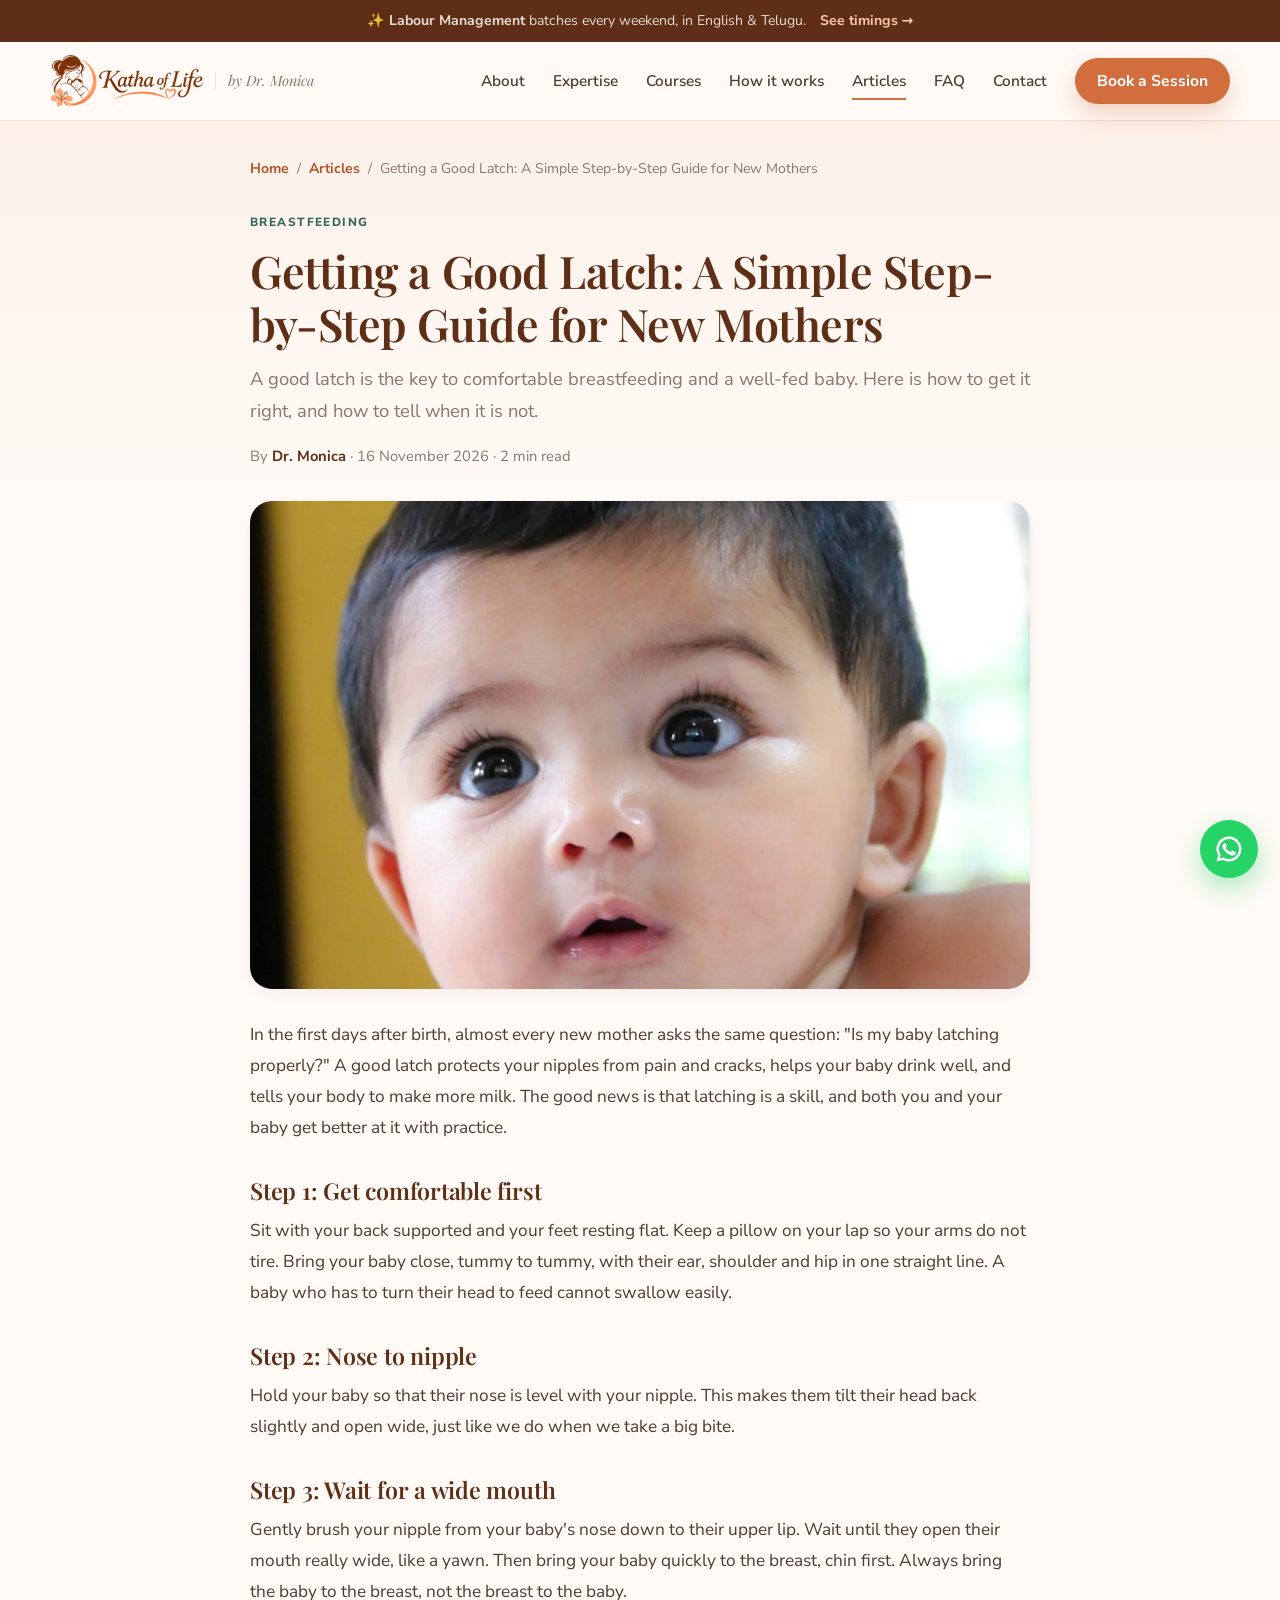
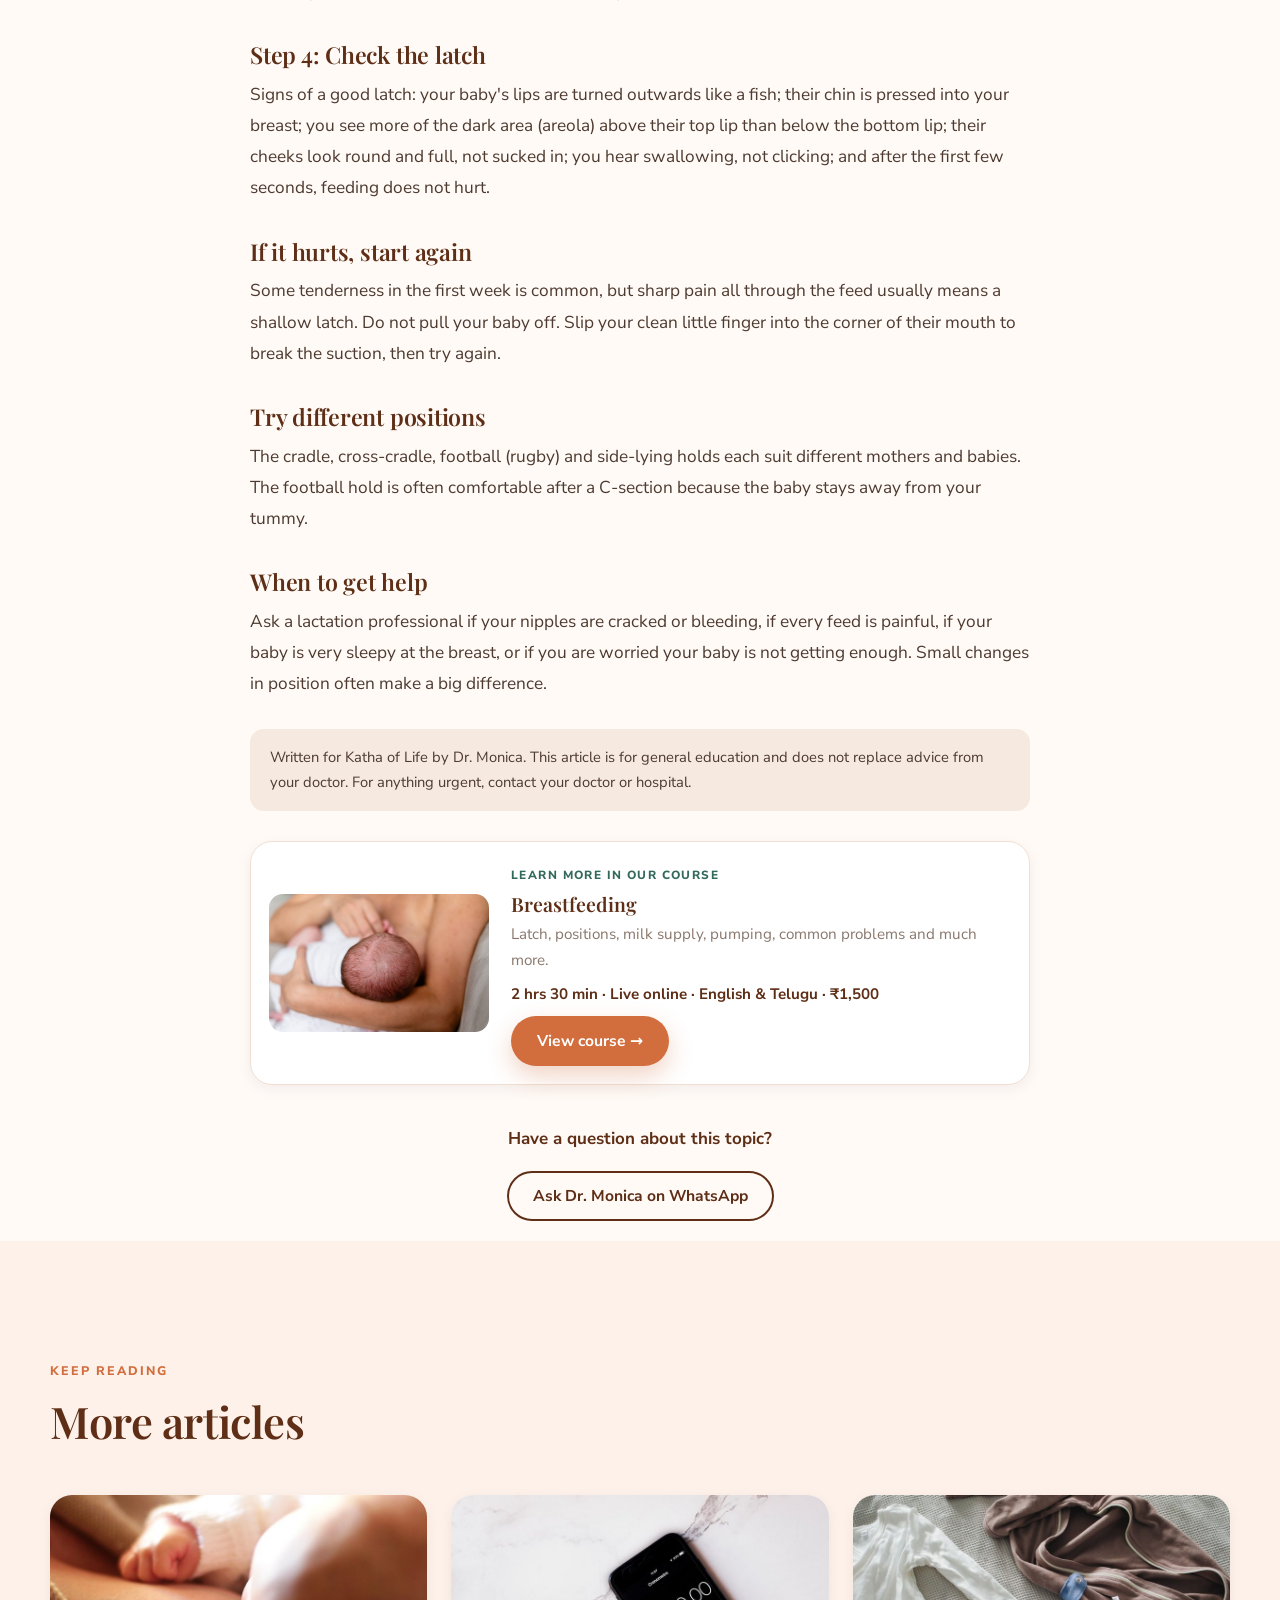
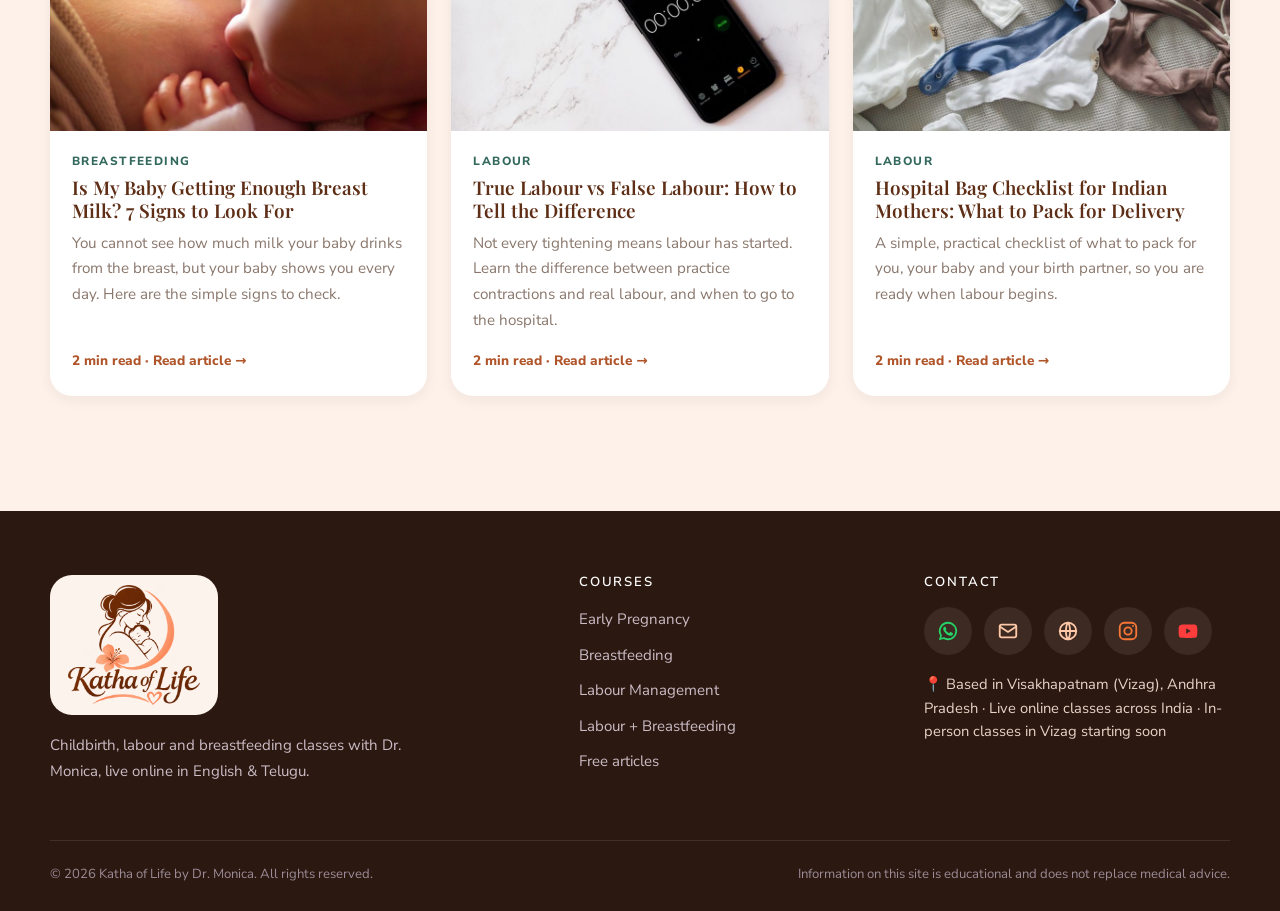
<file: article-good-latch.html>
<!doctype html>
<html lang="en" data-theme="peach">
<head>
  <meta charset="utf-8">
  <meta name="viewport" content="width=device-width, initial-scale=1">
  <title>Getting a Good Latch: A Simple Step-by-Step Guide for New Mothers | Katha of Life</title>
  <meta name="description" content="A good latch is the key to comfortable breastfeeding and a well-fed baby. Here is how to get it right, and how to tell when it is not.">
  <link rel="canonical" id="canonical" href="https://kathaoflife.in/article-good-latch.html">
  <meta name="robots" content="index, follow, max-image-preview:large">
  <meta property="og:locale" content="en_IN">
  <!-- Link preview when shared on WhatsApp / Facebook / Instagram -->
  <meta property="og:type" content="article">
  <meta property="og:site_name" content="Katha of Life by Dr. Monica">
  <meta property="og:url" content="https://kathaoflife.in/article-good-latch.html">
  <meta property="og:title" content="Getting a Good Latch: A Simple Step-by-Step Guide for New Mothers">
  <meta property="og:description" content="A good latch is the key to comfortable breastfeeding and a well-fed baby. Here is how to get it right, and how to tell when it is not.">
  <meta property="og:image" content="https://kathaoflife.in/images/articles/good-latch.jpg">
  <meta name="twitter:card" content="summary_large_image">
  <link rel="preconnect" href="https://fonts.googleapis.com">
  <link rel="preconnect" href="https://fonts.gstatic.com" crossorigin>
  <link href="https://fonts.googleapis.com/css2?family=Playfair+Display:ital,wght@0,500;0,600;0,700;1,500&family=Nunito+Sans:wght@400;600;700;800&display=swap" rel="stylesheet">
  <link rel="icon" href="/favicon.ico" sizes="48x48">
  <link rel="icon" type="image/png" href="images/logo/favicon-64.png">
  <link rel="icon" type="image/png" sizes="192x192" href="images/logo/icon-192.png">
  <link rel="apple-touch-icon" href="images/logo/apple-touch-icon.png">
  <link rel="stylesheet" href="styles.css">
  <script type="application/ld+json" data-prerendered>{"@context":"https://schema.org","@graph":[{"@type":"BlogPosting","headline":"Getting a Good Latch: A Simple Step-by-Step Guide for New Mothers","description":"A good latch is the key to comfortable breastfeeding and a well-fed baby. Here is how to get it right, and how to tell when it is not.","image":"https://kathaoflife.in/images/articles/good-latch.jpg","datePublished":"2026-11-16","dateModified":"2026-11-16","url":"https://kathaoflife.in/article-good-latch.html","mainEntityOfPage":"https://kathaoflife.in/article-good-latch.html","articleSection":"Breastfeeding","inLanguage":"en-IN","author":{"@type":"Person","name":"Dr. Monica","jobTitle":"Certified Childbirth Educator (CCCE) and Advanced Lactation Professional (ACLP)","url":"https://kathaoflife.in/"},"publisher":{"@type":"EducationalOrganization","name":"Katha of Life","url":"https://kathaoflife.in/","logo":{"@type":"ImageObject","url":"https://kathaoflife.in/images/logo/logo-main-cream.png"}}},{"@type":"BreadcrumbList","itemListElement":[{"@type":"ListItem","position":1,"name":"Home","item":"https://kathaoflife.in/"},{"@type":"ListItem","position":2,"name":"Articles","item":"https://kathaoflife.in/articles.html"},{"@type":"ListItem","position":3,"name":"Getting a Good Latch: A Simple Step-by-Step Guide for New Mothers","item":"https://kathaoflife.in/article-good-latch.html"}]}]}</script>
</head>
<body data-article="good-latch">

  <!-- ================= TOP BAR ================= -->
  <div class="topbar">
    <div class="container topbar__inner">
      <p>✨ <strong>Labour Management</strong> batches every weekend, in English &amp; Telugu.</p>
      <a href="course-labour-management.html">See timings &rarr;</a>
    </div>
  </div>

  <!-- ================= HEADER ================= -->
  <header class="header" id="top">
    <div class="container header__inner">
      <a href="index.html#top" class="brand" aria-label="Katha of Life home">
        <img src="images/logo/logo-horizontal.png" alt="Katha of Life" class="brand__logo" width="441" height="150">
        <span class="brand__by">by Dr. Monica</span>
      </a>

      <nav class="nav" id="nav" aria-label="Main">
        <a href="index.html#about">About</a>
        <a href="index.html#expertise">Expertise</a>
        <a href="index.html#courses">Courses</a>
        <a href="index.html#journey">How it works</a>
        <a href="articles.html" aria-current="page">Articles</a>
        <a href="faq.html">FAQ</a>
        <a href="index.html#contact">Contact</a>
        <a href="index.html#courses" class="btn btn--primary nav__cta">Book a Session</a>
      </nav>

      <button class="menu-btn" aria-label="Open menu" aria-expanded="false" aria-controls="nav">
        <span></span><span></span><span></span>
      </button>
    </div>
  </header>

  <main>
    <article class="art">
      <header class="art-head">
        <div class="container art-narrow">
          <nav class="crumbs" aria-label="Breadcrumb"><a href="index.html">Home</a><span>/</span><a href="articles.html">Articles</a><span>/</span><span id="art-crumb">Getting a Good Latch: A Simple Step-by-Step Guide for New Mothers</span></nav>
          <span class="art-cat" id="art-cat">Breastfeeding</span>
          <h1 id="art-title">Getting a Good Latch: A Simple Step-by-Step Guide for New Mothers</h1>
          <p class="art-summary" id="art-summary">A good latch is the key to comfortable breastfeeding and a well-fed baby. Here is how to get it right, and how to tell when it is not.</p>
          <p class="art-byline" id="art-meta">By <strong>Dr. Monica</strong> &middot; 16 November 2026 &middot; 2 min read</p>
        </div>
      </header>
      <div class="container art-narrow">
        <img class="art-hero-img" id="art-img" src="images/articles/good-latch.jpg" alt="Getting a Good Latch: A Simple Step-by-Step Guide for New Mothers" width="800" height="500">
        <div class="art-body" id="article-body"><p>In the first days after birth, almost every new mother asks the same question: &quot;Is my baby latching properly?&quot; A good latch protects your nipples from pain and cracks, helps your baby drink well, and tells your body to make more milk. The good news is that latching is a skill, and both you and your baby get better at it with practice.</p><h2>Step 1: Get comfortable first</h2><p>Sit with your back supported and your feet resting flat. Keep a pillow on your lap so your arms do not tire. Bring your baby close, tummy to tummy, with their ear, shoulder and hip in one straight line. A baby who has to turn their head to feed cannot swallow easily.</p><h2>Step 2: Nose to nipple</h2><p>Hold your baby so that their nose is level with your nipple. This makes them tilt their head back slightly and open wide, just like we do when we take a big bite.</p><h2>Step 3: Wait for a wide mouth</h2><p>Gently brush your nipple from your baby's nose down to their upper lip. Wait until they open their mouth really wide, like a yawn. Then bring your baby quickly to the breast, chin first. Always bring the baby to the breast, not the breast to the baby.</p><h2>Step 4: Check the latch</h2><p>Signs of a good latch: your baby's lips are turned outwards like a fish; their chin is pressed into your breast; you see more of the dark area (areola) above their top lip than below the bottom lip; their cheeks look round and full, not sucked in; you hear swallowing, not clicking; and after the first few seconds, feeding does not hurt.</p><h2>If it hurts, start again</h2><p>Some tenderness in the first week is common, but sharp pain all through the feed usually means a shallow latch. Do not pull your baby off. Slip your clean little finger into the corner of their mouth to break the suction, then try again.</p><h2>Try different positions</h2><p>The cradle, cross-cradle, football (rugby) and side-lying holds each suit different mothers and babies. The football hold is often comfortable after a C-section because the baby stays away from your tummy.</p><h2>When to get help</h2><p>Ask a lactation professional if your nipples are cracked or bleeding, if every feed is painful, if your baby is very sleepy at the breast, or if you are worried your baby is not getting enough. Small changes in position often make a big difference.</p></div>
        <p class="art-disclaimer">Written for Katha of Life by Dr. Monica. This article is for general education and does not replace advice from your doctor. For anything urgent, contact your doctor or hospital.</p>
        <aside class="art-course" id="art-course">
        <img src="images/courses/breastfeeding.jpg" alt="" loading="lazy" width="800" height="500">
        <div>
          <span class="art-cat">Learn more in our course</span>
          <h3>Breastfeeding</h3>
          <p>Latch, positions, milk supply, pumping, common problems and much more.</p>
          <p class="art-course__meta">2 hrs 30 min &middot; Live online &middot; English & Telugu &middot; ₹1,500</p>
          <a class="btn btn--primary" href="course-breastfeeding.html">View course &rarr;</a>
        </div></aside>
        <div class="art-ask">
          <p>Have a question about this topic?</p>
          <a href="#" class="btn btn--ghost js-whatsapp" data-msg="Hi Dr. Monica, I read your article and have a question.">Ask Dr. Monica on WhatsApp</a>
        </div>
      </div>
    </article>
    <section class="section art-list art-list--more">
      <div class="container">
        <div class="section__head"><p class="eyebrow">Keep reading</p><h2>More articles</h2></div>
        <div class="art-grid" id="art-more">
    <a class="art-card" href="article-enough-breast-milk.html">
      <img src="images/articles/enough-breast-milk.jpg" alt="" loading="lazy" width="800" height="500">
      <div class="art-card__body">
        <span class="art-cat">Breastfeeding</span>
        <h3>Is My Baby Getting Enough Breast Milk? 7 Signs to Look For</h3>
        <p>You cannot see how much milk your baby drinks from the breast, but your baby shows you every day. Here are the simple signs to check.</p>
        <span class="art-meta">2 min read &middot; Read article &rarr;</span>
      </div>
    </a>
    <a class="art-card" href="article-true-vs-false-labour.html">
      <img src="images/articles/true-vs-false-labour.jpg" alt="" loading="lazy" width="800" height="500">
      <div class="art-card__body">
        <span class="art-cat">Labour</span>
        <h3>True Labour vs False Labour: How to Tell the Difference</h3>
        <p>Not every tightening means labour has started. Learn the difference between practice contractions and real labour, and when to go to the hospital.</p>
        <span class="art-meta">2 min read &middot; Read article &rarr;</span>
      </div>
    </a>
    <a class="art-card" href="article-hospital-bag-checklist.html">
      <img src="images/articles/hospital-bag.jpg" alt="" loading="lazy" width="800" height="500">
      <div class="art-card__body">
        <span class="art-cat">Labour</span>
        <h3>Hospital Bag Checklist for Indian Mothers: What to Pack for Delivery</h3>
        <p>A simple, practical checklist of what to pack for you, your baby and your birth partner, so you are ready when labour begins.</p>
        <span class="art-meta">2 min read &middot; Read article &rarr;</span>
      </div>
    </a></div>
      </div>
    </section>
  </main>

  <!-- ================= FOOTER ================= -->
  <footer class="footer">
    <div class="container footer__grid">
      <div>
        <a href="index.html#top" class="brand brand--light">
          <span class="footer__logo"><img src="images/logo/logo-main.png" alt="Katha of Life" width="400" height="365" loading="lazy"></span>
        </a>
        <p class="footer__about">Childbirth, labour and breastfeeding classes with Dr. Monica, live online in English &amp; Telugu.</p>
      </div>
      <div>
        <h4>Courses</h4>
        <a href="course-early-pregnancy.html">Early Pregnancy</a>
        <a href="course-breastfeeding.html">Breastfeeding</a>
        <a href="course-labour-management.html">Labour Management</a>
        <a href="course-labour-and-breastfeeding.html">Labour + Breastfeeding</a>
        <a href="articles.html">Free articles</a>
      </div>
      <div>
        <h4>Contact</h4>
        <div class="contact-icons">
        <a href="#" aria-label="WhatsApp" title="WhatsApp" class="js-whatsapp contact-link contact-link--wa" data-msg="Hi Dr. Monica!"><svg class="ci" viewBox="0 0 24 24" aria-hidden="true"><path fill="currentColor" d="M12 2a10 10 0 00-8.6 15.1L2 22l5-1.3A10 10 0 1012 2zm0 18a8 8 0 01-4.1-1.1l-.3-.2-3 .8.8-2.9-.2-.3A8 8 0 1112 20zm4.4-6c-.2-.1-1.4-.7-1.7-.8s-.4-.1-.6.1-.6.8-.8.9-.3.2-.5 0a6.6 6.6 0 01-3.3-2.9c-.2-.4.2-.4.7-1.3.1-.2 0-.3 0-.4l-.8-1.8c-.2-.5-.4-.4-.6-.4h-.5a1 1 0 00-.7.3 3 3 0 00-.9 2.2 5.2 5.2 0 001.1 2.7 11.9 11.9 0 004.5 4c1.7.7 2.3.8 3.2.6a2.7 2.7 0 001.8-1.3 2.2 2.2 0 00.1-1.3c0-.1-.2-.2-.5-.3z"/></svg><span class="sr-only">+91 94940 78423</span></a>
        <a href="mailto:thekathaofyours.7@gmail.com" aria-label="Email" title="Email" class="contact-link contact-link--mail"><svg class="ci" viewBox="0 0 24 24" aria-hidden="true" fill="none" stroke="currentColor" stroke-width="2" stroke-linecap="round" stroke-linejoin="round"><rect x="3" y="5" width="18" height="14" rx="2"/><path d="M3 7l9 6 9-6"/></svg><span class="sr-only">thekathaofyours.7@gmail.com</span></a>
        <a href="https://kathaoflife.in/" aria-label="Website" title="Website" class="contact-link contact-link--web"><svg class="ci" viewBox="0 0 24 24" aria-hidden="true" fill="none" stroke="currentColor" stroke-width="2" stroke-linecap="round"><circle cx="12" cy="12" r="9"/><path d="M3 12h18M12 3c3 3.5 3 14.5 0 18M12 3c-3 3.5-3 14.5 0 18"/></svg><span class="sr-only">kathaoflife.in</span></a>
        <a href="https://www.instagram.com/thekatha_of_life/" target="_blank" rel="noopener" aria-label="Instagram" title="Instagram" class="contact-link contact-link--ig"><svg class="ci" viewBox="0 0 24 24" aria-hidden="true" fill="none" stroke="currentColor" stroke-width="2"><rect x="3" y="3" width="18" height="18" rx="5"/><circle cx="12" cy="12" r="4"/><circle cx="17.5" cy="6.5" r="1" fill="currentColor" stroke="none"/></svg><span class="sr-only">@thekatha_of_life</span></a>
        <a href="https://www.youtube.com/@thekathaoflife" target="_blank" rel="noopener" aria-label="YouTube" title="YouTube" class="contact-link contact-link--yt"><svg class="ci" viewBox="0 0 24 24" aria-hidden="true"><path fill="currentColor" d="M22 8s-.2-1.5-.8-2.1c-.8-.8-1.6-.8-2-.9C16.4 5 12 5 12 5s-4.4 0-7.2.2c-.4 0-1.2.1-2 .9C2.2 6.5 2 8 2 8s-.2 1.7-.2 3.4v1.6c0 1.7.2 3.4.2 3.4s.2 1.5.8 2.1c.8.8 1.8.8 2.2.9 1.6.1 7 .2 7 .2s4.4 0 7.2-.2c.4-.1 1.2-.1 2-.9.6-.6.8-2.1.8-2.1s.2-1.7.2-3.4v-1.6C22.2 9.7 22 8 22 8zM10 15V9l5 3-5 3z"/></svg><span class="sr-only">@thekathaoflife</span></a>
        </div>
        <p class="footer__loc">📍 Based in Visakhapatnam (Vizag), Andhra Pradesh · Live online classes across India · In-person classes in Vizag starting soon</p>
      </div>
    </div>
    <div class="container footer__bottom">
      <p>© <span id="year">2026</span> Katha of Life by Dr. Monica. All rights reserved.</p>
      <p>Information on this site is educational and does not replace medical advice.</p>
    </div>
  </footer>

  <!-- WhatsApp floating button -->
  <a href="#" class="wa-float js-whatsapp" data-msg="Hi Dr. Monica!" aria-label="Chat on WhatsApp">
    <svg viewBox="0 0 24 24" aria-hidden="true"><path d="M12 2a10 10 0 00-8.6 15.1L2 22l5-1.3A10 10 0 1012 2zm0 18a8 8 0 01-4.1-1.1l-.3-.2-3 .8.8-2.9-.2-.3A8 8 0 1112 20zm4.4-6c-.2-.1-1.4-.7-1.7-.8s-.4-.1-.6.1-.6.8-.8.9-.3.2-.5 0a6.6 6.6 0 01-3.3-2.9c-.2-.4.2-.4.7-1.3.1-.2 0-.3 0-.4l-.8-1.8c-.2-.5-.4-.4-.6-.4h-.5a1 1 0 00-.7.3 3 3 0 00-.9 2.2 5.2 5.2 0 001.1 2.7 11.9 11.9 0 004.5 4c1.7.7 2.3.8 3.2.6a2.7 2.7 0 001.8-1.3 2.2 2.2 0 00.1-1.3c0-.1-.2-.2-.5-.3z"/></svg>
  </a>

  <script src="courses.js"></script>
  <script src="articles-data.js"></script>
  <script src="articles.js"></script>
</body>
</html>
</file>
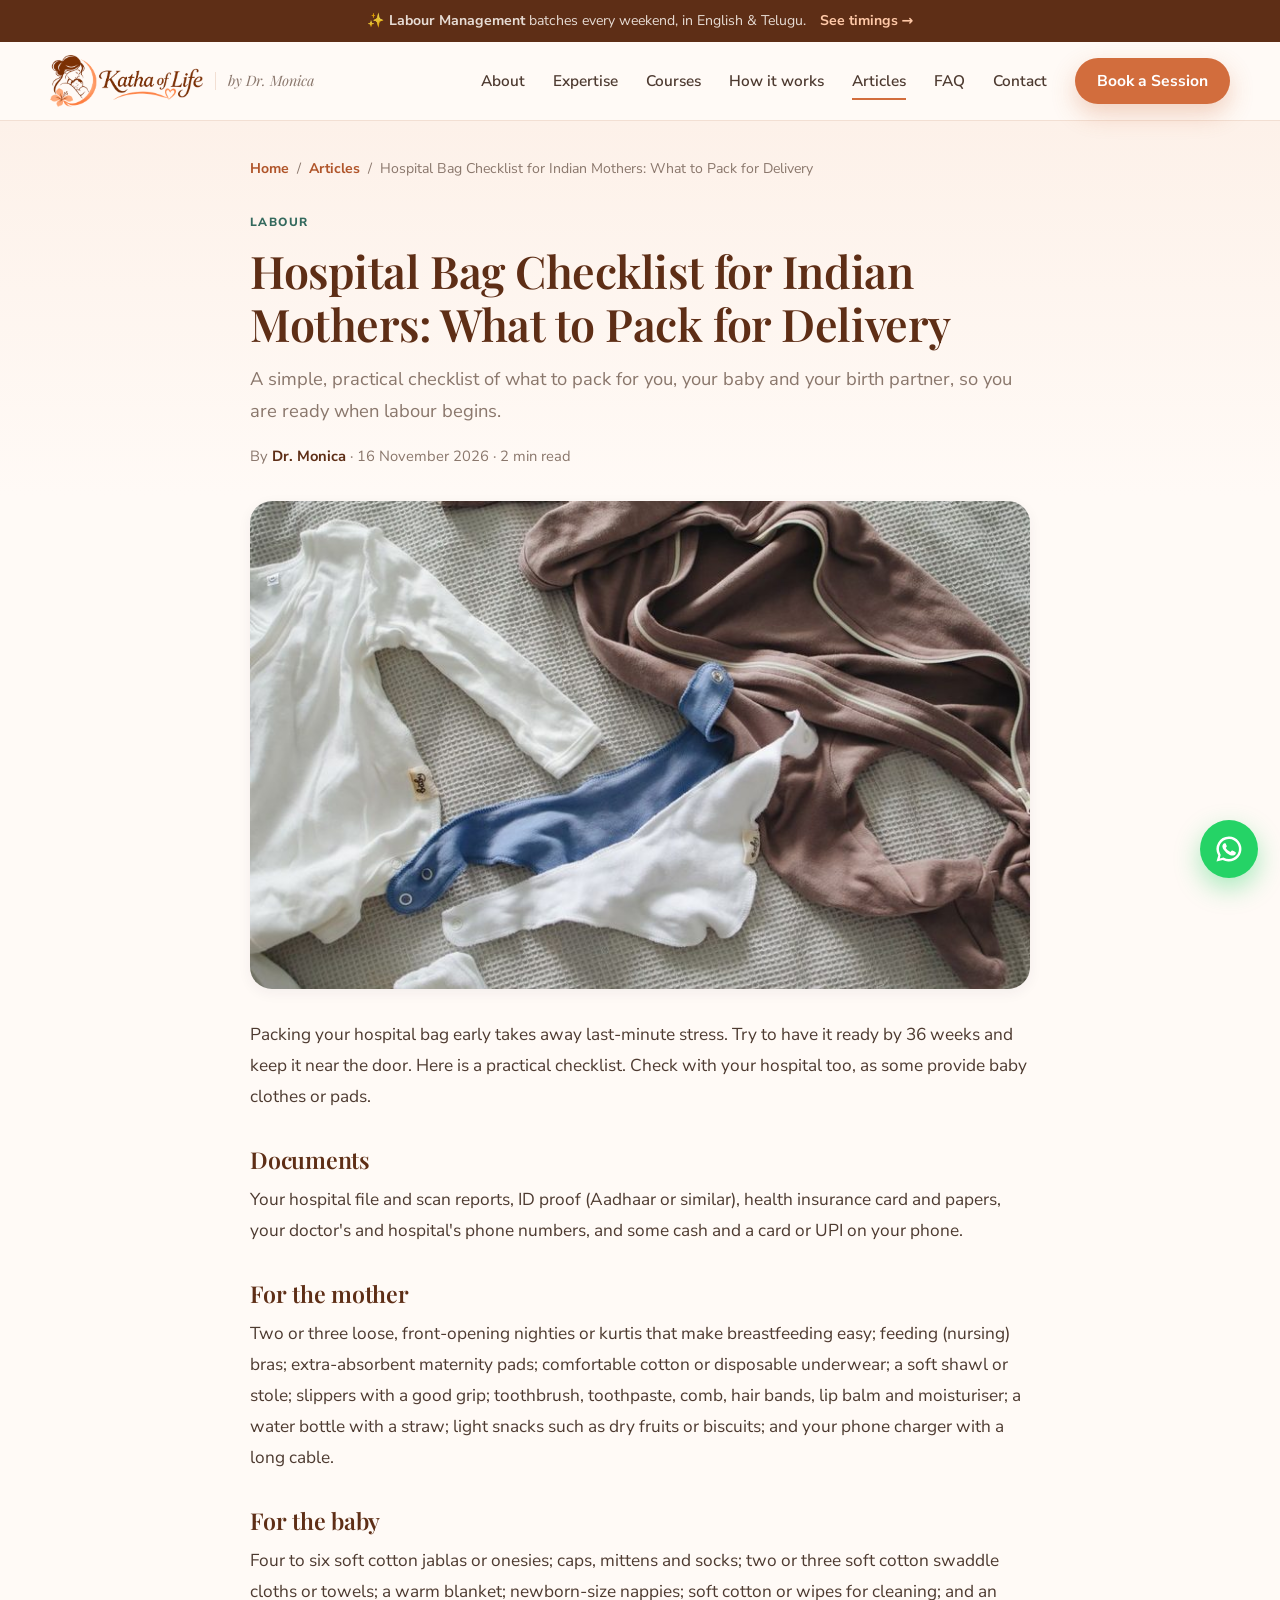
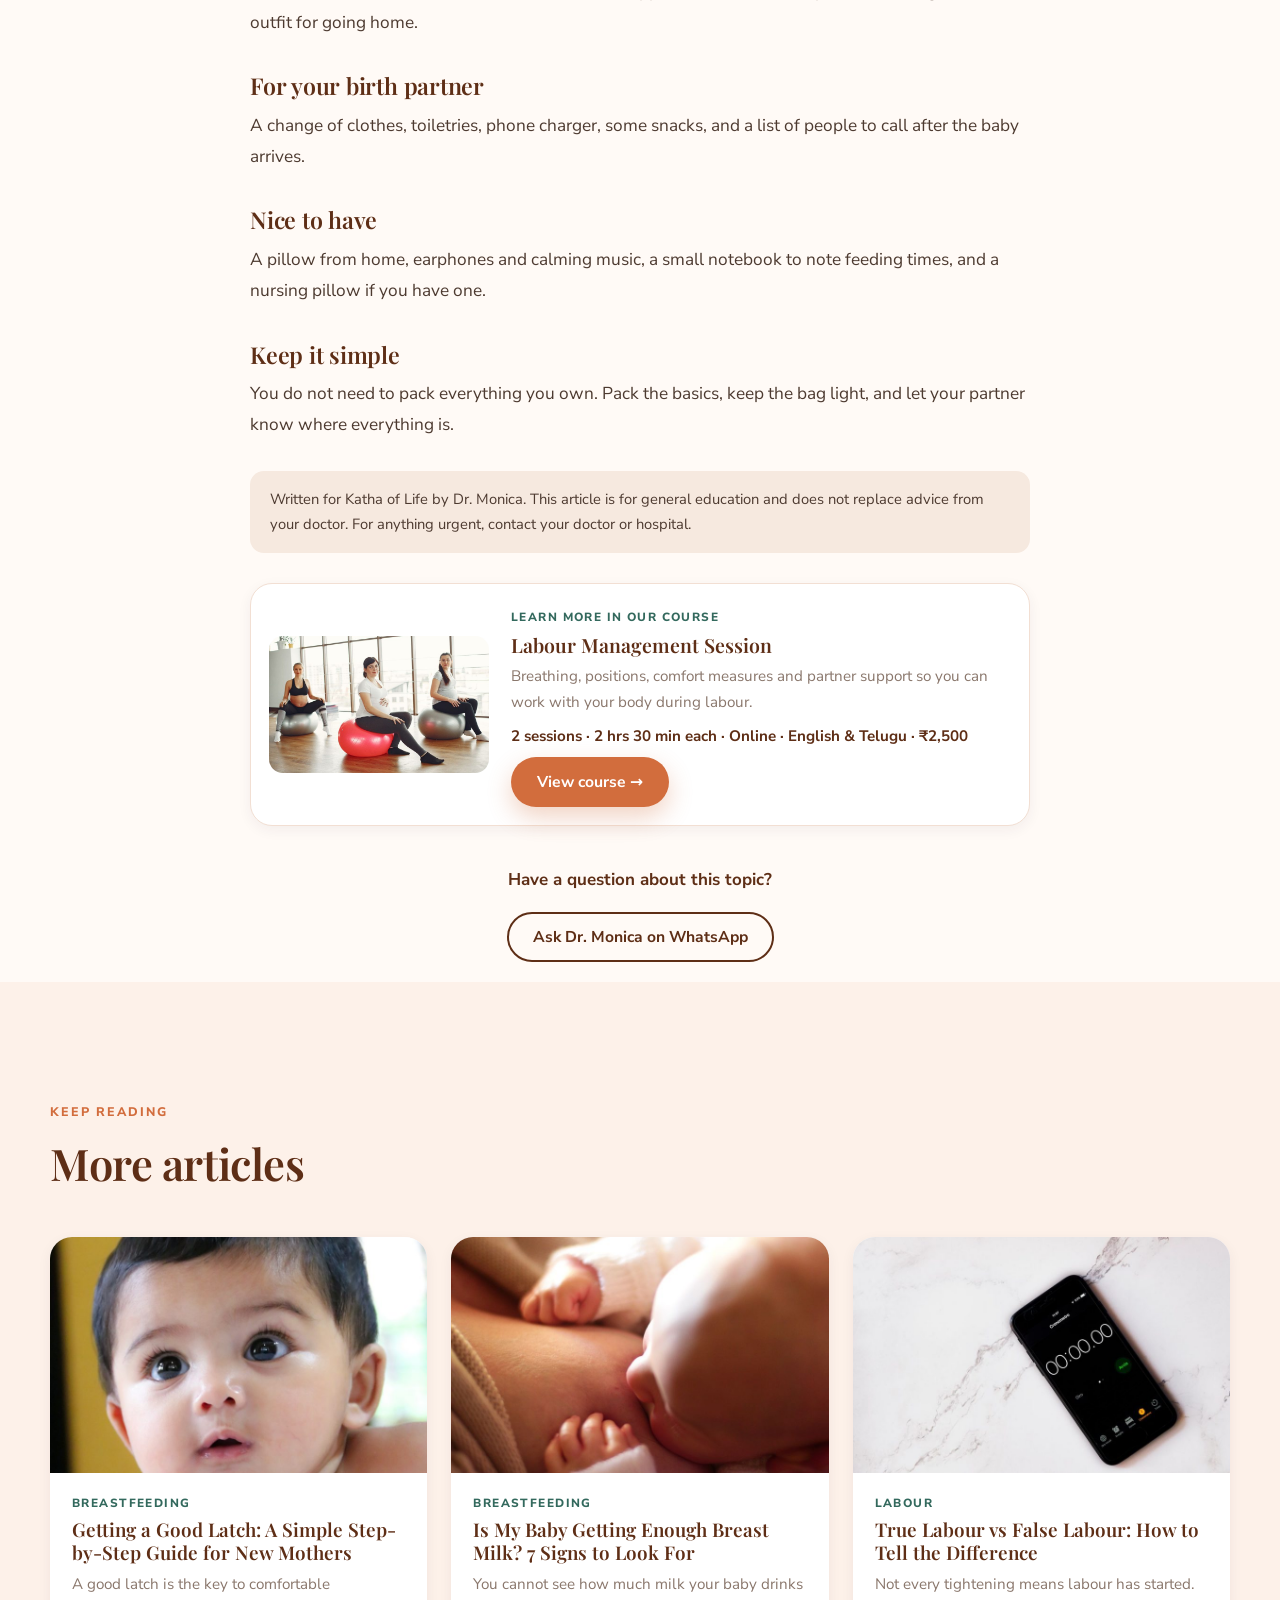
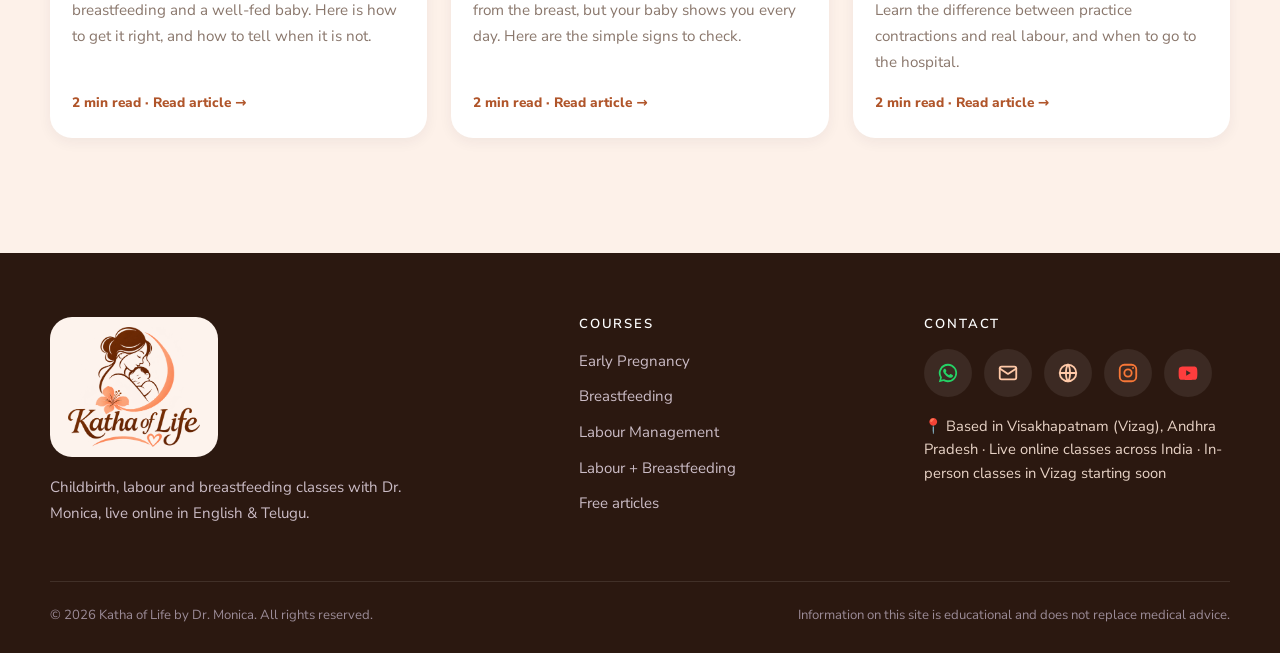
<file: article-hospital-bag-checklist.html>
<!doctype html>
<html lang="en" data-theme="peach">
<head>
  <meta charset="utf-8">
  <meta name="viewport" content="width=device-width, initial-scale=1">
  <title>Hospital Bag Checklist for Indian Mothers: What to Pack for Delivery | Katha of Life</title>
  <meta name="description" content="A simple, practical checklist of what to pack for you, your baby and your birth partner, so you are ready when labour begins.">
  <link rel="canonical" id="canonical" href="https://kathaoflife.in/article-hospital-bag-checklist.html">
  <meta name="robots" content="index, follow, max-image-preview:large">
  <meta property="og:locale" content="en_IN">
  <!-- Link preview when shared on WhatsApp / Facebook / Instagram -->
  <meta property="og:type" content="article">
  <meta property="og:site_name" content="Katha of Life by Dr. Monica">
  <meta property="og:url" content="https://kathaoflife.in/article-hospital-bag-checklist.html">
  <meta property="og:title" content="Hospital Bag Checklist for Indian Mothers: What to Pack for Delivery">
  <meta property="og:description" content="A simple, practical checklist of what to pack for you, your baby and your birth partner, so you are ready when labour begins.">
  <meta property="og:image" content="https://kathaoflife.in/images/articles/hospital-bag.jpg">
  <meta name="twitter:card" content="summary_large_image">
  <link rel="preconnect" href="https://fonts.googleapis.com">
  <link rel="preconnect" href="https://fonts.gstatic.com" crossorigin>
  <link href="https://fonts.googleapis.com/css2?family=Playfair+Display:ital,wght@0,500;0,600;0,700;1,500&family=Nunito+Sans:wght@400;600;700;800&display=swap" rel="stylesheet">
  <link rel="icon" href="/favicon.ico" sizes="48x48">
  <link rel="icon" type="image/png" href="images/logo/favicon-64.png">
  <link rel="icon" type="image/png" sizes="192x192" href="images/logo/icon-192.png">
  <link rel="apple-touch-icon" href="images/logo/apple-touch-icon.png">
  <link rel="stylesheet" href="styles.css">
  <script type="application/ld+json" data-prerendered>{"@context":"https://schema.org","@graph":[{"@type":"BlogPosting","headline":"Hospital Bag Checklist for Indian Mothers: What to Pack for Delivery","description":"A simple, practical checklist of what to pack for you, your baby and your birth partner, so you are ready when labour begins.","image":"https://kathaoflife.in/images/articles/hospital-bag.jpg","datePublished":"2026-11-16","dateModified":"2026-11-16","url":"https://kathaoflife.in/article-hospital-bag-checklist.html","mainEntityOfPage":"https://kathaoflife.in/article-hospital-bag-checklist.html","articleSection":"Labour","inLanguage":"en-IN","author":{"@type":"Person","name":"Dr. Monica","jobTitle":"Certified Childbirth Educator (CCCE) and Advanced Lactation Professional (ACLP)","url":"https://kathaoflife.in/"},"publisher":{"@type":"EducationalOrganization","name":"Katha of Life","url":"https://kathaoflife.in/","logo":{"@type":"ImageObject","url":"https://kathaoflife.in/images/logo/logo-main-cream.png"}}},{"@type":"BreadcrumbList","itemListElement":[{"@type":"ListItem","position":1,"name":"Home","item":"https://kathaoflife.in/"},{"@type":"ListItem","position":2,"name":"Articles","item":"https://kathaoflife.in/articles.html"},{"@type":"ListItem","position":3,"name":"Hospital Bag Checklist for Indian Mothers: What to Pack for Delivery","item":"https://kathaoflife.in/article-hospital-bag-checklist.html"}]}]}</script>
</head>
<body data-article="hospital-bag-checklist">

  <!-- ================= TOP BAR ================= -->
  <div class="topbar">
    <div class="container topbar__inner">
      <p>✨ <strong>Labour Management</strong> batches every weekend, in English &amp; Telugu.</p>
      <a href="course-labour-management.html">See timings &rarr;</a>
    </div>
  </div>

  <!-- ================= HEADER ================= -->
  <header class="header" id="top">
    <div class="container header__inner">
      <a href="index.html#top" class="brand" aria-label="Katha of Life home">
        <img src="images/logo/logo-horizontal.png" alt="Katha of Life" class="brand__logo" width="441" height="150">
        <span class="brand__by">by Dr. Monica</span>
      </a>

      <nav class="nav" id="nav" aria-label="Main">
        <a href="index.html#about">About</a>
        <a href="index.html#expertise">Expertise</a>
        <a href="index.html#courses">Courses</a>
        <a href="index.html#journey">How it works</a>
        <a href="articles.html" aria-current="page">Articles</a>
        <a href="faq.html">FAQ</a>
        <a href="index.html#contact">Contact</a>
        <a href="index.html#courses" class="btn btn--primary nav__cta">Book a Session</a>
      </nav>

      <button class="menu-btn" aria-label="Open menu" aria-expanded="false" aria-controls="nav">
        <span></span><span></span><span></span>
      </button>
    </div>
  </header>

  <main>
    <article class="art">
      <header class="art-head">
        <div class="container art-narrow">
          <nav class="crumbs" aria-label="Breadcrumb"><a href="index.html">Home</a><span>/</span><a href="articles.html">Articles</a><span>/</span><span id="art-crumb">Hospital Bag Checklist for Indian Mothers: What to Pack for Delivery</span></nav>
          <span class="art-cat" id="art-cat">Labour</span>
          <h1 id="art-title">Hospital Bag Checklist for Indian Mothers: What to Pack for Delivery</h1>
          <p class="art-summary" id="art-summary">A simple, practical checklist of what to pack for you, your baby and your birth partner, so you are ready when labour begins.</p>
          <p class="art-byline" id="art-meta">By <strong>Dr. Monica</strong> &middot; 16 November 2026 &middot; 2 min read</p>
        </div>
      </header>
      <div class="container art-narrow">
        <img class="art-hero-img" id="art-img" src="images/articles/hospital-bag.jpg" alt="Hospital Bag Checklist for Indian Mothers: What to Pack for Delivery" width="800" height="500">
        <div class="art-body" id="article-body"><p>Packing your hospital bag early takes away last-minute stress. Try to have it ready by 36 weeks and keep it near the door. Here is a practical checklist. Check with your hospital too, as some provide baby clothes or pads.</p><h2>Documents</h2><p>Your hospital file and scan reports, ID proof (Aadhaar or similar), health insurance card and papers, your doctor's and hospital's phone numbers, and some cash and a card or UPI on your phone.</p><h2>For the mother</h2><p>Two or three loose, front-opening nighties or kurtis that make breastfeeding easy; feeding (nursing) bras; extra-absorbent maternity pads; comfortable cotton or disposable underwear; a soft shawl or stole; slippers with a good grip; toothbrush, toothpaste, comb, hair bands, lip balm and moisturiser; a water bottle with a straw; light snacks such as dry fruits or biscuits; and your phone charger with a long cable.</p><h2>For the baby</h2><p>Four to six soft cotton jablas or onesies; caps, mittens and socks; two or three soft cotton swaddle cloths or towels; a warm blanket; newborn-size nappies; soft cotton or wipes for cleaning; and an outfit for going home.</p><h2>For your birth partner</h2><p>A change of clothes, toiletries, phone charger, some snacks, and a list of people to call after the baby arrives.</p><h2>Nice to have</h2><p>A pillow from home, earphones and calming music, a small notebook to note feeding times, and a nursing pillow if you have one.</p><h2>Keep it simple</h2><p>You do not need to pack everything you own. Pack the basics, keep the bag light, and let your partner know where everything is.</p></div>
        <p class="art-disclaimer">Written for Katha of Life by Dr. Monica. This article is for general education and does not replace advice from your doctor. For anything urgent, contact your doctor or hospital.</p>
        <aside class="art-course" id="art-course">
        <img src="images/courses/labour-management.jpg" alt="" loading="lazy" width="800" height="500">
        <div>
          <span class="art-cat">Learn more in our course</span>
          <h3>Labour Management Session</h3>
          <p>Breathing, positions, comfort measures and partner support so you can work with your body during labour.</p>
          <p class="art-course__meta">2 sessions · 2 hrs 30 min each &middot; Online &middot; English & Telugu &middot; ₹2,500</p>
          <a class="btn btn--primary" href="course-labour-management.html">View course &rarr;</a>
        </div></aside>
        <div class="art-ask">
          <p>Have a question about this topic?</p>
          <a href="#" class="btn btn--ghost js-whatsapp" data-msg="Hi Dr. Monica, I read your article and have a question.">Ask Dr. Monica on WhatsApp</a>
        </div>
      </div>
    </article>
    <section class="section art-list art-list--more">
      <div class="container">
        <div class="section__head"><p class="eyebrow">Keep reading</p><h2>More articles</h2></div>
        <div class="art-grid" id="art-more">
    <a class="art-card" href="article-good-latch.html">
      <img src="images/articles/good-latch.jpg" alt="" loading="lazy" width="800" height="500">
      <div class="art-card__body">
        <span class="art-cat">Breastfeeding</span>
        <h3>Getting a Good Latch: A Simple Step-by-Step Guide for New Mothers</h3>
        <p>A good latch is the key to comfortable breastfeeding and a well-fed baby. Here is how to get it right, and how to tell when it is not.</p>
        <span class="art-meta">2 min read &middot; Read article &rarr;</span>
      </div>
    </a>
    <a class="art-card" href="article-enough-breast-milk.html">
      <img src="images/articles/enough-breast-milk.jpg" alt="" loading="lazy" width="800" height="500">
      <div class="art-card__body">
        <span class="art-cat">Breastfeeding</span>
        <h3>Is My Baby Getting Enough Breast Milk? 7 Signs to Look For</h3>
        <p>You cannot see how much milk your baby drinks from the breast, but your baby shows you every day. Here are the simple signs to check.</p>
        <span class="art-meta">2 min read &middot; Read article &rarr;</span>
      </div>
    </a>
    <a class="art-card" href="article-true-vs-false-labour.html">
      <img src="images/articles/true-vs-false-labour.jpg" alt="" loading="lazy" width="800" height="500">
      <div class="art-card__body">
        <span class="art-cat">Labour</span>
        <h3>True Labour vs False Labour: How to Tell the Difference</h3>
        <p>Not every tightening means labour has started. Learn the difference between practice contractions and real labour, and when to go to the hospital.</p>
        <span class="art-meta">2 min read &middot; Read article &rarr;</span>
      </div>
    </a></div>
      </div>
    </section>
  </main>

  <!-- ================= FOOTER ================= -->
  <footer class="footer">
    <div class="container footer__grid">
      <div>
        <a href="index.html#top" class="brand brand--light">
          <span class="footer__logo"><img src="images/logo/logo-main.png" alt="Katha of Life" width="400" height="365" loading="lazy"></span>
        </a>
        <p class="footer__about">Childbirth, labour and breastfeeding classes with Dr. Monica, live online in English &amp; Telugu.</p>
      </div>
      <div>
        <h4>Courses</h4>
        <a href="course-early-pregnancy.html">Early Pregnancy</a>
        <a href="course-breastfeeding.html">Breastfeeding</a>
        <a href="course-labour-management.html">Labour Management</a>
        <a href="course-labour-and-breastfeeding.html">Labour + Breastfeeding</a>
        <a href="articles.html">Free articles</a>
      </div>
      <div>
        <h4>Contact</h4>
        <div class="contact-icons">
        <a href="#" aria-label="WhatsApp" title="WhatsApp" class="js-whatsapp contact-link contact-link--wa" data-msg="Hi Dr. Monica!"><svg class="ci" viewBox="0 0 24 24" aria-hidden="true"><path fill="currentColor" d="M12 2a10 10 0 00-8.6 15.1L2 22l5-1.3A10 10 0 1012 2zm0 18a8 8 0 01-4.1-1.1l-.3-.2-3 .8.8-2.9-.2-.3A8 8 0 1112 20zm4.4-6c-.2-.1-1.4-.7-1.7-.8s-.4-.1-.6.1-.6.8-.8.9-.3.2-.5 0a6.6 6.6 0 01-3.3-2.9c-.2-.4.2-.4.7-1.3.1-.2 0-.3 0-.4l-.8-1.8c-.2-.5-.4-.4-.6-.4h-.5a1 1 0 00-.7.3 3 3 0 00-.9 2.2 5.2 5.2 0 001.1 2.7 11.9 11.9 0 004.5 4c1.7.7 2.3.8 3.2.6a2.7 2.7 0 001.8-1.3 2.2 2.2 0 00.1-1.3c0-.1-.2-.2-.5-.3z"/></svg><span class="sr-only">+91 94940 78423</span></a>
        <a href="mailto:thekathaofyours.7@gmail.com" aria-label="Email" title="Email" class="contact-link contact-link--mail"><svg class="ci" viewBox="0 0 24 24" aria-hidden="true" fill="none" stroke="currentColor" stroke-width="2" stroke-linecap="round" stroke-linejoin="round"><rect x="3" y="5" width="18" height="14" rx="2"/><path d="M3 7l9 6 9-6"/></svg><span class="sr-only">thekathaofyours.7@gmail.com</span></a>
        <a href="https://kathaoflife.in/" aria-label="Website" title="Website" class="contact-link contact-link--web"><svg class="ci" viewBox="0 0 24 24" aria-hidden="true" fill="none" stroke="currentColor" stroke-width="2" stroke-linecap="round"><circle cx="12" cy="12" r="9"/><path d="M3 12h18M12 3c3 3.5 3 14.5 0 18M12 3c-3 3.5-3 14.5 0 18"/></svg><span class="sr-only">kathaoflife.in</span></a>
        <a href="https://www.instagram.com/thekatha_of_life/" target="_blank" rel="noopener" aria-label="Instagram" title="Instagram" class="contact-link contact-link--ig"><svg class="ci" viewBox="0 0 24 24" aria-hidden="true" fill="none" stroke="currentColor" stroke-width="2"><rect x="3" y="3" width="18" height="18" rx="5"/><circle cx="12" cy="12" r="4"/><circle cx="17.5" cy="6.5" r="1" fill="currentColor" stroke="none"/></svg><span class="sr-only">@thekatha_of_life</span></a>
        <a href="https://www.youtube.com/@thekathaoflife" target="_blank" rel="noopener" aria-label="YouTube" title="YouTube" class="contact-link contact-link--yt"><svg class="ci" viewBox="0 0 24 24" aria-hidden="true"><path fill="currentColor" d="M22 8s-.2-1.5-.8-2.1c-.8-.8-1.6-.8-2-.9C16.4 5 12 5 12 5s-4.4 0-7.2.2c-.4 0-1.2.1-2 .9C2.2 6.5 2 8 2 8s-.2 1.7-.2 3.4v1.6c0 1.7.2 3.4.2 3.4s.2 1.5.8 2.1c.8.8 1.8.8 2.2.9 1.6.1 7 .2 7 .2s4.4 0 7.2-.2c.4-.1 1.2-.1 2-.9.6-.6.8-2.1.8-2.1s.2-1.7.2-3.4v-1.6C22.2 9.7 22 8 22 8zM10 15V9l5 3-5 3z"/></svg><span class="sr-only">@thekathaoflife</span></a>
        </div>
        <p class="footer__loc">📍 Based in Visakhapatnam (Vizag), Andhra Pradesh · Live online classes across India · In-person classes in Vizag starting soon</p>
      </div>
    </div>
    <div class="container footer__bottom">
      <p>© <span id="year">2026</span> Katha of Life by Dr. Monica. All rights reserved.</p>
      <p>Information on this site is educational and does not replace medical advice.</p>
    </div>
  </footer>

  <!-- WhatsApp floating button -->
  <a href="#" class="wa-float js-whatsapp" data-msg="Hi Dr. Monica!" aria-label="Chat on WhatsApp">
    <svg viewBox="0 0 24 24" aria-hidden="true"><path d="M12 2a10 10 0 00-8.6 15.1L2 22l5-1.3A10 10 0 1012 2zm0 18a8 8 0 01-4.1-1.1l-.3-.2-3 .8.8-2.9-.2-.3A8 8 0 1112 20zm4.4-6c-.2-.1-1.4-.7-1.7-.8s-.4-.1-.6.1-.6.8-.8.9-.3.2-.5 0a6.6 6.6 0 01-3.3-2.9c-.2-.4.2-.4.7-1.3.1-.2 0-.3 0-.4l-.8-1.8c-.2-.5-.4-.4-.6-.4h-.5a1 1 0 00-.7.3 3 3 0 00-.9 2.2 5.2 5.2 0 001.1 2.7 11.9 11.9 0 004.5 4c1.7.7 2.3.8 3.2.6a2.7 2.7 0 001.8-1.3 2.2 2.2 0 00.1-1.3c0-.1-.2-.2-.5-.3z"/></svg>
  </a>

  <script src="courses.js"></script>
  <script src="articles-data.js"></script>
  <script src="articles.js"></script>
</body>
</html>
</file>
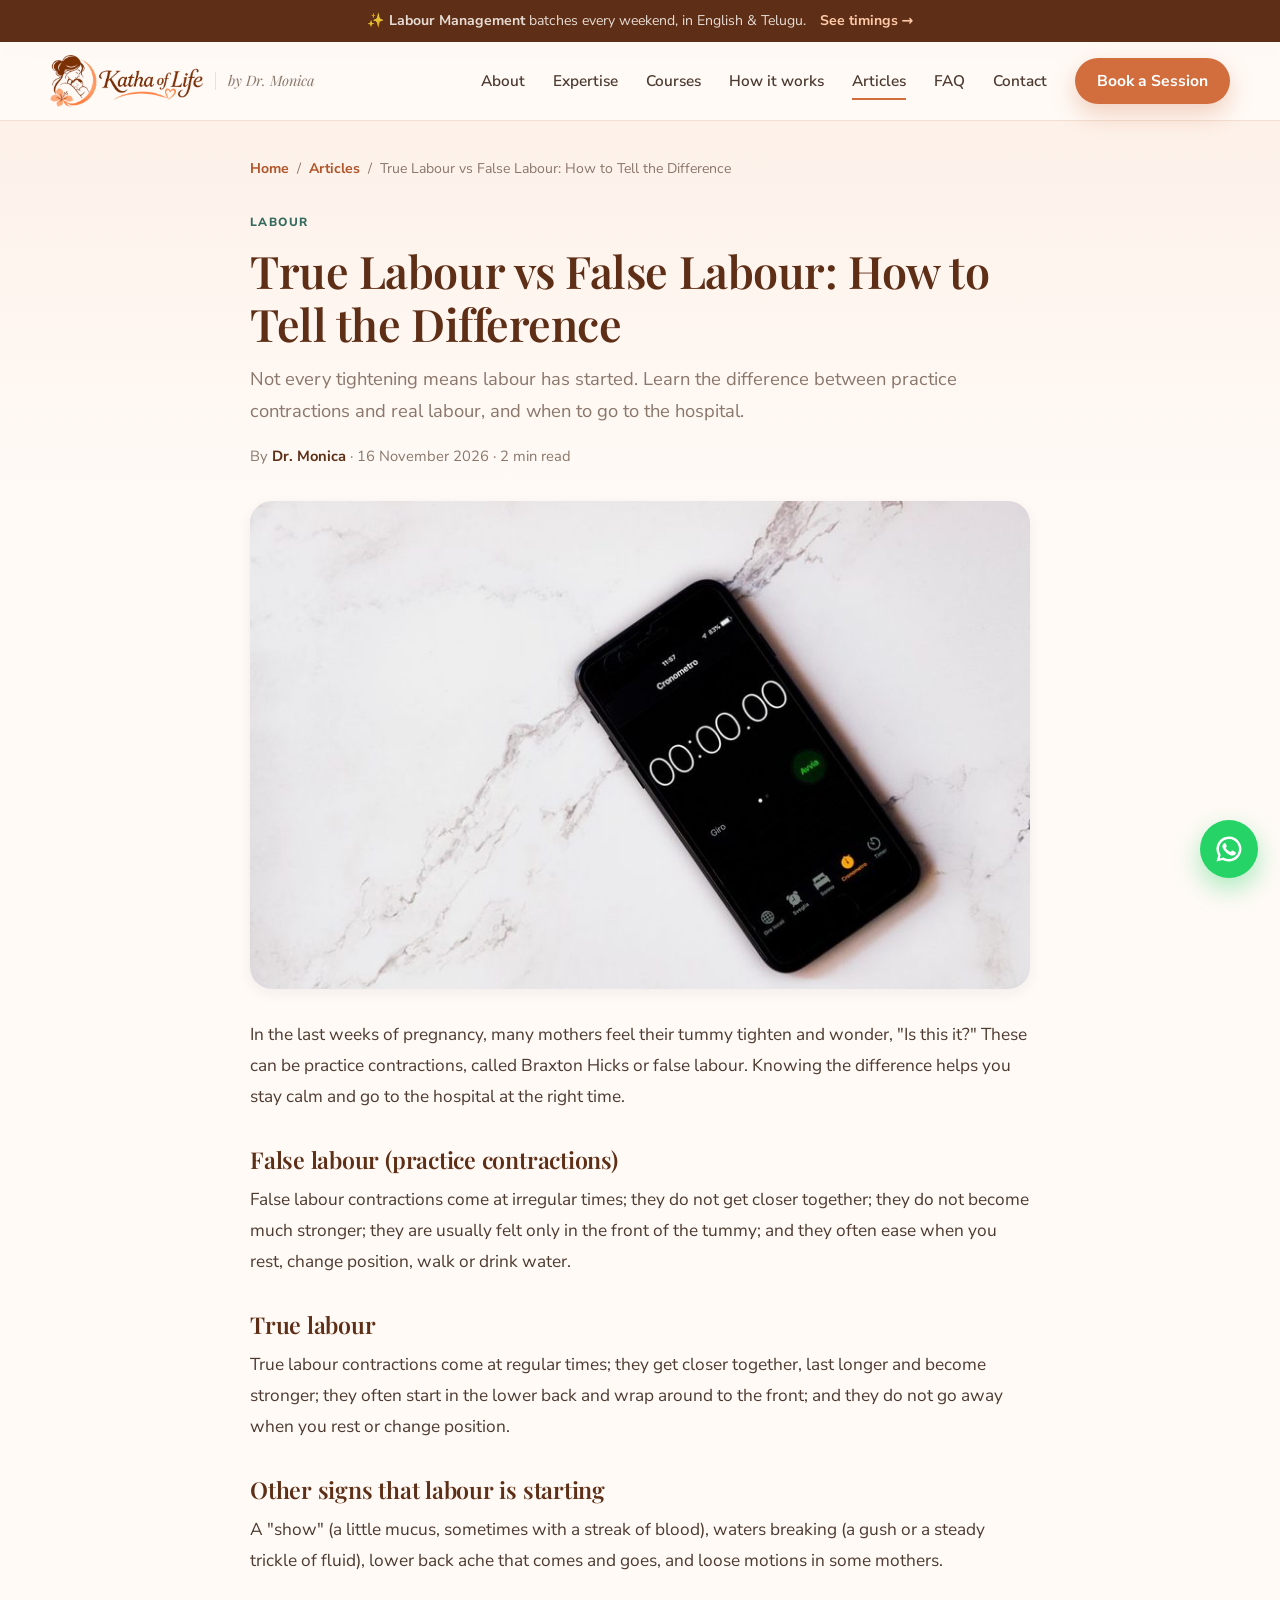
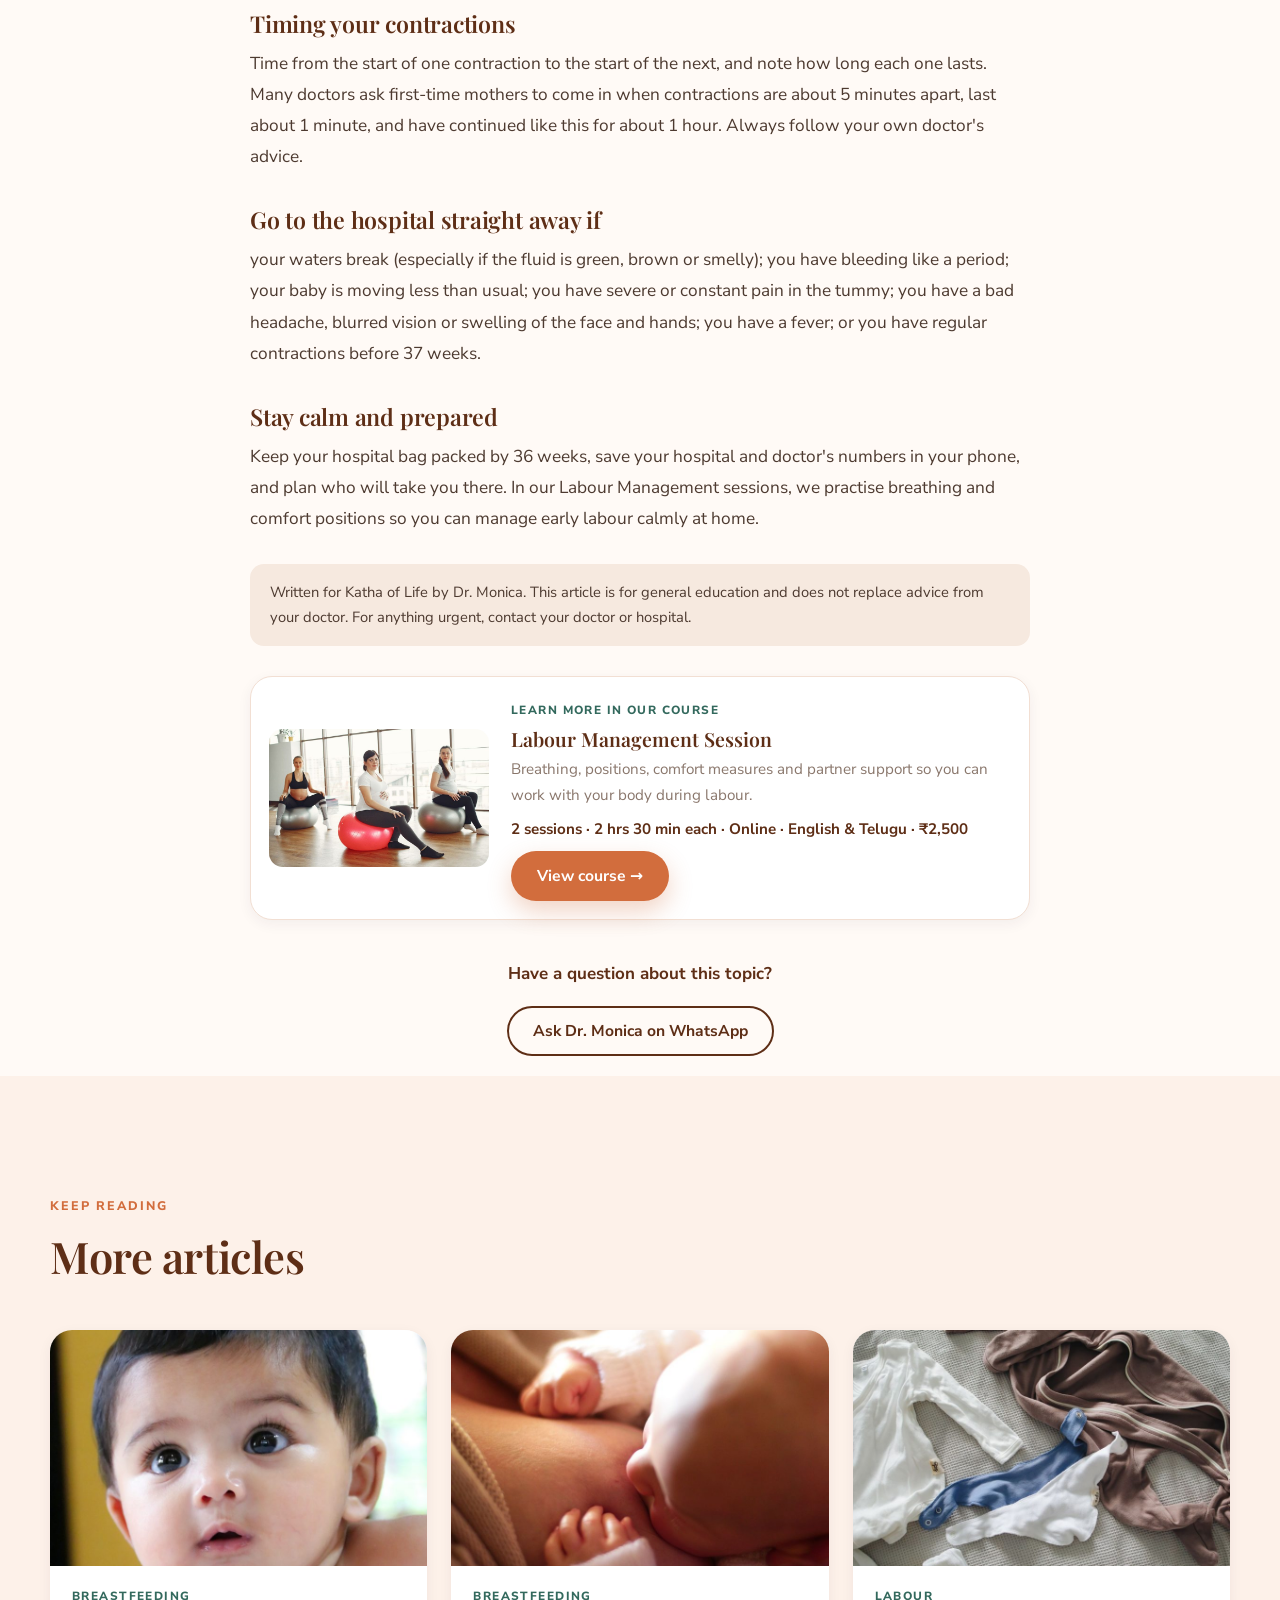
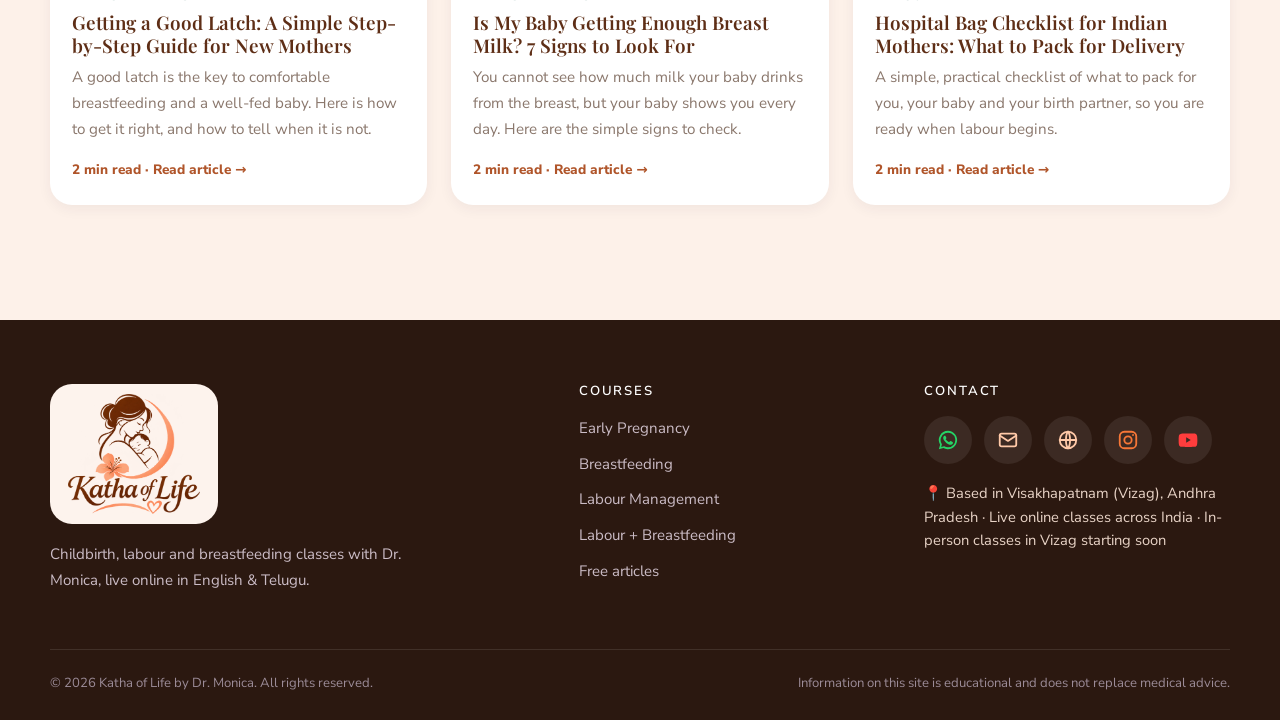
<file: article-true-vs-false-labour.html>
<!doctype html>
<html lang="en" data-theme="peach">
<head>
  <meta charset="utf-8">
  <meta name="viewport" content="width=device-width, initial-scale=1">
  <title>True Labour vs False Labour: How to Tell the Difference | Katha of Life</title>
  <meta name="description" content="Not every tightening means labour has started. Learn the difference between practice contractions and real labour, and when to go to the hospital.">
  <link rel="canonical" id="canonical" href="https://kathaoflife.in/article-true-vs-false-labour.html">
  <meta name="robots" content="index, follow, max-image-preview:large">
  <meta property="og:locale" content="en_IN">
  <!-- Link preview when shared on WhatsApp / Facebook / Instagram -->
  <meta property="og:type" content="article">
  <meta property="og:site_name" content="Katha of Life by Dr. Monica">
  <meta property="og:url" content="https://kathaoflife.in/article-true-vs-false-labour.html">
  <meta property="og:title" content="True Labour vs False Labour: How to Tell the Difference">
  <meta property="og:description" content="Not every tightening means labour has started. Learn the difference between practice contractions and real labour, and when to go to the hospital.">
  <meta property="og:image" content="https://kathaoflife.in/images/articles/true-vs-false-labour.jpg">
  <meta name="twitter:card" content="summary_large_image">
  <link rel="preconnect" href="https://fonts.googleapis.com">
  <link rel="preconnect" href="https://fonts.gstatic.com" crossorigin>
  <link href="https://fonts.googleapis.com/css2?family=Playfair+Display:ital,wght@0,500;0,600;0,700;1,500&family=Nunito+Sans:wght@400;600;700;800&display=swap" rel="stylesheet">
  <link rel="icon" href="/favicon.ico" sizes="48x48">
  <link rel="icon" type="image/png" href="images/logo/favicon-64.png">
  <link rel="icon" type="image/png" sizes="192x192" href="images/logo/icon-192.png">
  <link rel="apple-touch-icon" href="images/logo/apple-touch-icon.png">
  <link rel="stylesheet" href="styles.css">
  <script type="application/ld+json" data-prerendered>{"@context":"https://schema.org","@graph":[{"@type":"BlogPosting","headline":"True Labour vs False Labour: How to Tell the Difference","description":"Not every tightening means labour has started. Learn the difference between practice contractions and real labour, and when to go to the hospital.","image":"https://kathaoflife.in/images/articles/true-vs-false-labour.jpg","datePublished":"2026-11-16","dateModified":"2026-11-16","url":"https://kathaoflife.in/article-true-vs-false-labour.html","mainEntityOfPage":"https://kathaoflife.in/article-true-vs-false-labour.html","articleSection":"Labour","inLanguage":"en-IN","author":{"@type":"Person","name":"Dr. Monica","jobTitle":"Certified Childbirth Educator (CCCE) and Advanced Lactation Professional (ACLP)","url":"https://kathaoflife.in/"},"publisher":{"@type":"EducationalOrganization","name":"Katha of Life","url":"https://kathaoflife.in/","logo":{"@type":"ImageObject","url":"https://kathaoflife.in/images/logo/logo-main-cream.png"}}},{"@type":"BreadcrumbList","itemListElement":[{"@type":"ListItem","position":1,"name":"Home","item":"https://kathaoflife.in/"},{"@type":"ListItem","position":2,"name":"Articles","item":"https://kathaoflife.in/articles.html"},{"@type":"ListItem","position":3,"name":"True Labour vs False Labour: How to Tell the Difference","item":"https://kathaoflife.in/article-true-vs-false-labour.html"}]}]}</script>
</head>
<body data-article="true-vs-false-labour">

  <!-- ================= TOP BAR ================= -->
  <div class="topbar">
    <div class="container topbar__inner">
      <p>✨ <strong>Labour Management</strong> batches every weekend, in English &amp; Telugu.</p>
      <a href="course-labour-management.html">See timings &rarr;</a>
    </div>
  </div>

  <!-- ================= HEADER ================= -->
  <header class="header" id="top">
    <div class="container header__inner">
      <a href="index.html#top" class="brand" aria-label="Katha of Life home">
        <img src="images/logo/logo-horizontal.png" alt="Katha of Life" class="brand__logo" width="441" height="150">
        <span class="brand__by">by Dr. Monica</span>
      </a>

      <nav class="nav" id="nav" aria-label="Main">
        <a href="index.html#about">About</a>
        <a href="index.html#expertise">Expertise</a>
        <a href="index.html#courses">Courses</a>
        <a href="index.html#journey">How it works</a>
        <a href="articles.html" aria-current="page">Articles</a>
        <a href="faq.html">FAQ</a>
        <a href="index.html#contact">Contact</a>
        <a href="index.html#courses" class="btn btn--primary nav__cta">Book a Session</a>
      </nav>

      <button class="menu-btn" aria-label="Open menu" aria-expanded="false" aria-controls="nav">
        <span></span><span></span><span></span>
      </button>
    </div>
  </header>

  <main>
    <article class="art">
      <header class="art-head">
        <div class="container art-narrow">
          <nav class="crumbs" aria-label="Breadcrumb"><a href="index.html">Home</a><span>/</span><a href="articles.html">Articles</a><span>/</span><span id="art-crumb">True Labour vs False Labour: How to Tell the Difference</span></nav>
          <span class="art-cat" id="art-cat">Labour</span>
          <h1 id="art-title">True Labour vs False Labour: How to Tell the Difference</h1>
          <p class="art-summary" id="art-summary">Not every tightening means labour has started. Learn the difference between practice contractions and real labour, and when to go to the hospital.</p>
          <p class="art-byline" id="art-meta">By <strong>Dr. Monica</strong> &middot; 16 November 2026 &middot; 2 min read</p>
        </div>
      </header>
      <div class="container art-narrow">
        <img class="art-hero-img" id="art-img" src="images/articles/true-vs-false-labour.jpg" alt="True Labour vs False Labour: How to Tell the Difference" width="800" height="500">
        <div class="art-body" id="article-body"><p>In the last weeks of pregnancy, many mothers feel their tummy tighten and wonder, &quot;Is this it?&quot; These can be practice contractions, called Braxton Hicks or false labour. Knowing the difference helps you stay calm and go to the hospital at the right time.</p><h2>False labour (practice contractions)</h2><p>False labour contractions come at irregular times; they do not get closer together; they do not become much stronger; they are usually felt only in the front of the tummy; and they often ease when you rest, change position, walk or drink water.</p><h2>True labour</h2><p>True labour contractions come at regular times; they get closer together, last longer and become stronger; they often start in the lower back and wrap around to the front; and they do not go away when you rest or change position.</p><h2>Other signs that labour is starting</h2><p>A &quot;show&quot; (a little mucus, sometimes with a streak of blood), waters breaking (a gush or a steady trickle of fluid), lower back ache that comes and goes, and loose motions in some mothers.</p><h2>Timing your contractions</h2><p>Time from the start of one contraction to the start of the next, and note how long each one lasts. Many doctors ask first-time mothers to come in when contractions are about 5 minutes apart, last about 1 minute, and have continued like this for about 1 hour. Always follow your own doctor's advice.</p><h2>Go to the hospital straight away if</h2><p>your waters break (especially if the fluid is green, brown or smelly); you have bleeding like a period; your baby is moving less than usual; you have severe or constant pain in the tummy; you have a bad headache, blurred vision or swelling of the face and hands; you have a fever; or you have regular contractions before 37 weeks.</p><h2>Stay calm and prepared</h2><p>Keep your hospital bag packed by 36 weeks, save your hospital and doctor's numbers in your phone, and plan who will take you there. In our Labour Management sessions, we practise breathing and comfort positions so you can manage early labour calmly at home.</p></div>
        <p class="art-disclaimer">Written for Katha of Life by Dr. Monica. This article is for general education and does not replace advice from your doctor. For anything urgent, contact your doctor or hospital.</p>
        <aside class="art-course" id="art-course">
        <img src="images/courses/labour-management.jpg" alt="" loading="lazy" width="800" height="500">
        <div>
          <span class="art-cat">Learn more in our course</span>
          <h3>Labour Management Session</h3>
          <p>Breathing, positions, comfort measures and partner support so you can work with your body during labour.</p>
          <p class="art-course__meta">2 sessions · 2 hrs 30 min each &middot; Online &middot; English & Telugu &middot; ₹2,500</p>
          <a class="btn btn--primary" href="course-labour-management.html">View course &rarr;</a>
        </div></aside>
        <div class="art-ask">
          <p>Have a question about this topic?</p>
          <a href="#" class="btn btn--ghost js-whatsapp" data-msg="Hi Dr. Monica, I read your article and have a question.">Ask Dr. Monica on WhatsApp</a>
        </div>
      </div>
    </article>
    <section class="section art-list art-list--more">
      <div class="container">
        <div class="section__head"><p class="eyebrow">Keep reading</p><h2>More articles</h2></div>
        <div class="art-grid" id="art-more">
    <a class="art-card" href="article-good-latch.html">
      <img src="images/articles/good-latch.jpg" alt="" loading="lazy" width="800" height="500">
      <div class="art-card__body">
        <span class="art-cat">Breastfeeding</span>
        <h3>Getting a Good Latch: A Simple Step-by-Step Guide for New Mothers</h3>
        <p>A good latch is the key to comfortable breastfeeding and a well-fed baby. Here is how to get it right, and how to tell when it is not.</p>
        <span class="art-meta">2 min read &middot; Read article &rarr;</span>
      </div>
    </a>
    <a class="art-card" href="article-enough-breast-milk.html">
      <img src="images/articles/enough-breast-milk.jpg" alt="" loading="lazy" width="800" height="500">
      <div class="art-card__body">
        <span class="art-cat">Breastfeeding</span>
        <h3>Is My Baby Getting Enough Breast Milk? 7 Signs to Look For</h3>
        <p>You cannot see how much milk your baby drinks from the breast, but your baby shows you every day. Here are the simple signs to check.</p>
        <span class="art-meta">2 min read &middot; Read article &rarr;</span>
      </div>
    </a>
    <a class="art-card" href="article-hospital-bag-checklist.html">
      <img src="images/articles/hospital-bag.jpg" alt="" loading="lazy" width="800" height="500">
      <div class="art-card__body">
        <span class="art-cat">Labour</span>
        <h3>Hospital Bag Checklist for Indian Mothers: What to Pack for Delivery</h3>
        <p>A simple, practical checklist of what to pack for you, your baby and your birth partner, so you are ready when labour begins.</p>
        <span class="art-meta">2 min read &middot; Read article &rarr;</span>
      </div>
    </a></div>
      </div>
    </section>
  </main>

  <!-- ================= FOOTER ================= -->
  <footer class="footer">
    <div class="container footer__grid">
      <div>
        <a href="index.html#top" class="brand brand--light">
          <span class="footer__logo"><img src="images/logo/logo-main.png" alt="Katha of Life" width="400" height="365" loading="lazy"></span>
        </a>
        <p class="footer__about">Childbirth, labour and breastfeeding classes with Dr. Monica, live online in English &amp; Telugu.</p>
      </div>
      <div>
        <h4>Courses</h4>
        <a href="course-early-pregnancy.html">Early Pregnancy</a>
        <a href="course-breastfeeding.html">Breastfeeding</a>
        <a href="course-labour-management.html">Labour Management</a>
        <a href="course-labour-and-breastfeeding.html">Labour + Breastfeeding</a>
        <a href="articles.html">Free articles</a>
      </div>
      <div>
        <h4>Contact</h4>
        <div class="contact-icons">
        <a href="#" aria-label="WhatsApp" title="WhatsApp" class="js-whatsapp contact-link contact-link--wa" data-msg="Hi Dr. Monica!"><svg class="ci" viewBox="0 0 24 24" aria-hidden="true"><path fill="currentColor" d="M12 2a10 10 0 00-8.6 15.1L2 22l5-1.3A10 10 0 1012 2zm0 18a8 8 0 01-4.1-1.1l-.3-.2-3 .8.8-2.9-.2-.3A8 8 0 1112 20zm4.4-6c-.2-.1-1.4-.7-1.7-.8s-.4-.1-.6.1-.6.8-.8.9-.3.2-.5 0a6.6 6.6 0 01-3.3-2.9c-.2-.4.2-.4.7-1.3.1-.2 0-.3 0-.4l-.8-1.8c-.2-.5-.4-.4-.6-.4h-.5a1 1 0 00-.7.3 3 3 0 00-.9 2.2 5.2 5.2 0 001.1 2.7 11.9 11.9 0 004.5 4c1.7.7 2.3.8 3.2.6a2.7 2.7 0 001.8-1.3 2.2 2.2 0 00.1-1.3c0-.1-.2-.2-.5-.3z"/></svg><span class="sr-only">+91 94940 78423</span></a>
        <a href="mailto:thekathaofyours.7@gmail.com" aria-label="Email" title="Email" class="contact-link contact-link--mail"><svg class="ci" viewBox="0 0 24 24" aria-hidden="true" fill="none" stroke="currentColor" stroke-width="2" stroke-linecap="round" stroke-linejoin="round"><rect x="3" y="5" width="18" height="14" rx="2"/><path d="M3 7l9 6 9-6"/></svg><span class="sr-only">thekathaofyours.7@gmail.com</span></a>
        <a href="https://kathaoflife.in/" aria-label="Website" title="Website" class="contact-link contact-link--web"><svg class="ci" viewBox="0 0 24 24" aria-hidden="true" fill="none" stroke="currentColor" stroke-width="2" stroke-linecap="round"><circle cx="12" cy="12" r="9"/><path d="M3 12h18M12 3c3 3.5 3 14.5 0 18M12 3c-3 3.5-3 14.5 0 18"/></svg><span class="sr-only">kathaoflife.in</span></a>
        <a href="https://www.instagram.com/thekatha_of_life/" target="_blank" rel="noopener" aria-label="Instagram" title="Instagram" class="contact-link contact-link--ig"><svg class="ci" viewBox="0 0 24 24" aria-hidden="true" fill="none" stroke="currentColor" stroke-width="2"><rect x="3" y="3" width="18" height="18" rx="5"/><circle cx="12" cy="12" r="4"/><circle cx="17.5" cy="6.5" r="1" fill="currentColor" stroke="none"/></svg><span class="sr-only">@thekatha_of_life</span></a>
        <a href="https://www.youtube.com/@thekathaoflife" target="_blank" rel="noopener" aria-label="YouTube" title="YouTube" class="contact-link contact-link--yt"><svg class="ci" viewBox="0 0 24 24" aria-hidden="true"><path fill="currentColor" d="M22 8s-.2-1.5-.8-2.1c-.8-.8-1.6-.8-2-.9C16.4 5 12 5 12 5s-4.4 0-7.2.2c-.4 0-1.2.1-2 .9C2.2 6.5 2 8 2 8s-.2 1.7-.2 3.4v1.6c0 1.7.2 3.4.2 3.4s.2 1.5.8 2.1c.8.8 1.8.8 2.2.9 1.6.1 7 .2 7 .2s4.4 0 7.2-.2c.4-.1 1.2-.1 2-.9.6-.6.8-2.1.8-2.1s.2-1.7.2-3.4v-1.6C22.2 9.7 22 8 22 8zM10 15V9l5 3-5 3z"/></svg><span class="sr-only">@thekathaoflife</span></a>
        </div>
        <p class="footer__loc">📍 Based in Visakhapatnam (Vizag), Andhra Pradesh · Live online classes across India · In-person classes in Vizag starting soon</p>
      </div>
    </div>
    <div class="container footer__bottom">
      <p>© <span id="year">2026</span> Katha of Life by Dr. Monica. All rights reserved.</p>
      <p>Information on this site is educational and does not replace medical advice.</p>
    </div>
  </footer>

  <!-- WhatsApp floating button -->
  <a href="#" class="wa-float js-whatsapp" data-msg="Hi Dr. Monica!" aria-label="Chat on WhatsApp">
    <svg viewBox="0 0 24 24" aria-hidden="true"><path d="M12 2a10 10 0 00-8.6 15.1L2 22l5-1.3A10 10 0 1012 2zm0 18a8 8 0 01-4.1-1.1l-.3-.2-3 .8.8-2.9-.2-.3A8 8 0 1112 20zm4.4-6c-.2-.1-1.4-.7-1.7-.8s-.4-.1-.6.1-.6.8-.8.9-.3.2-.5 0a6.6 6.6 0 01-3.3-2.9c-.2-.4.2-.4.7-1.3.1-.2 0-.3 0-.4l-.8-1.8c-.2-.5-.4-.4-.6-.4h-.5a1 1 0 00-.7.3 3 3 0 00-.9 2.2 5.2 5.2 0 001.1 2.7 11.9 11.9 0 004.5 4c1.7.7 2.3.8 3.2.6a2.7 2.7 0 001.8-1.3 2.2 2.2 0 00.1-1.3c0-.1-.2-.2-.5-.3z"/></svg>
  </a>

  <script src="courses.js"></script>
  <script src="articles-data.js"></script>
  <script src="articles.js"></script>
</body>
</html>
</file>
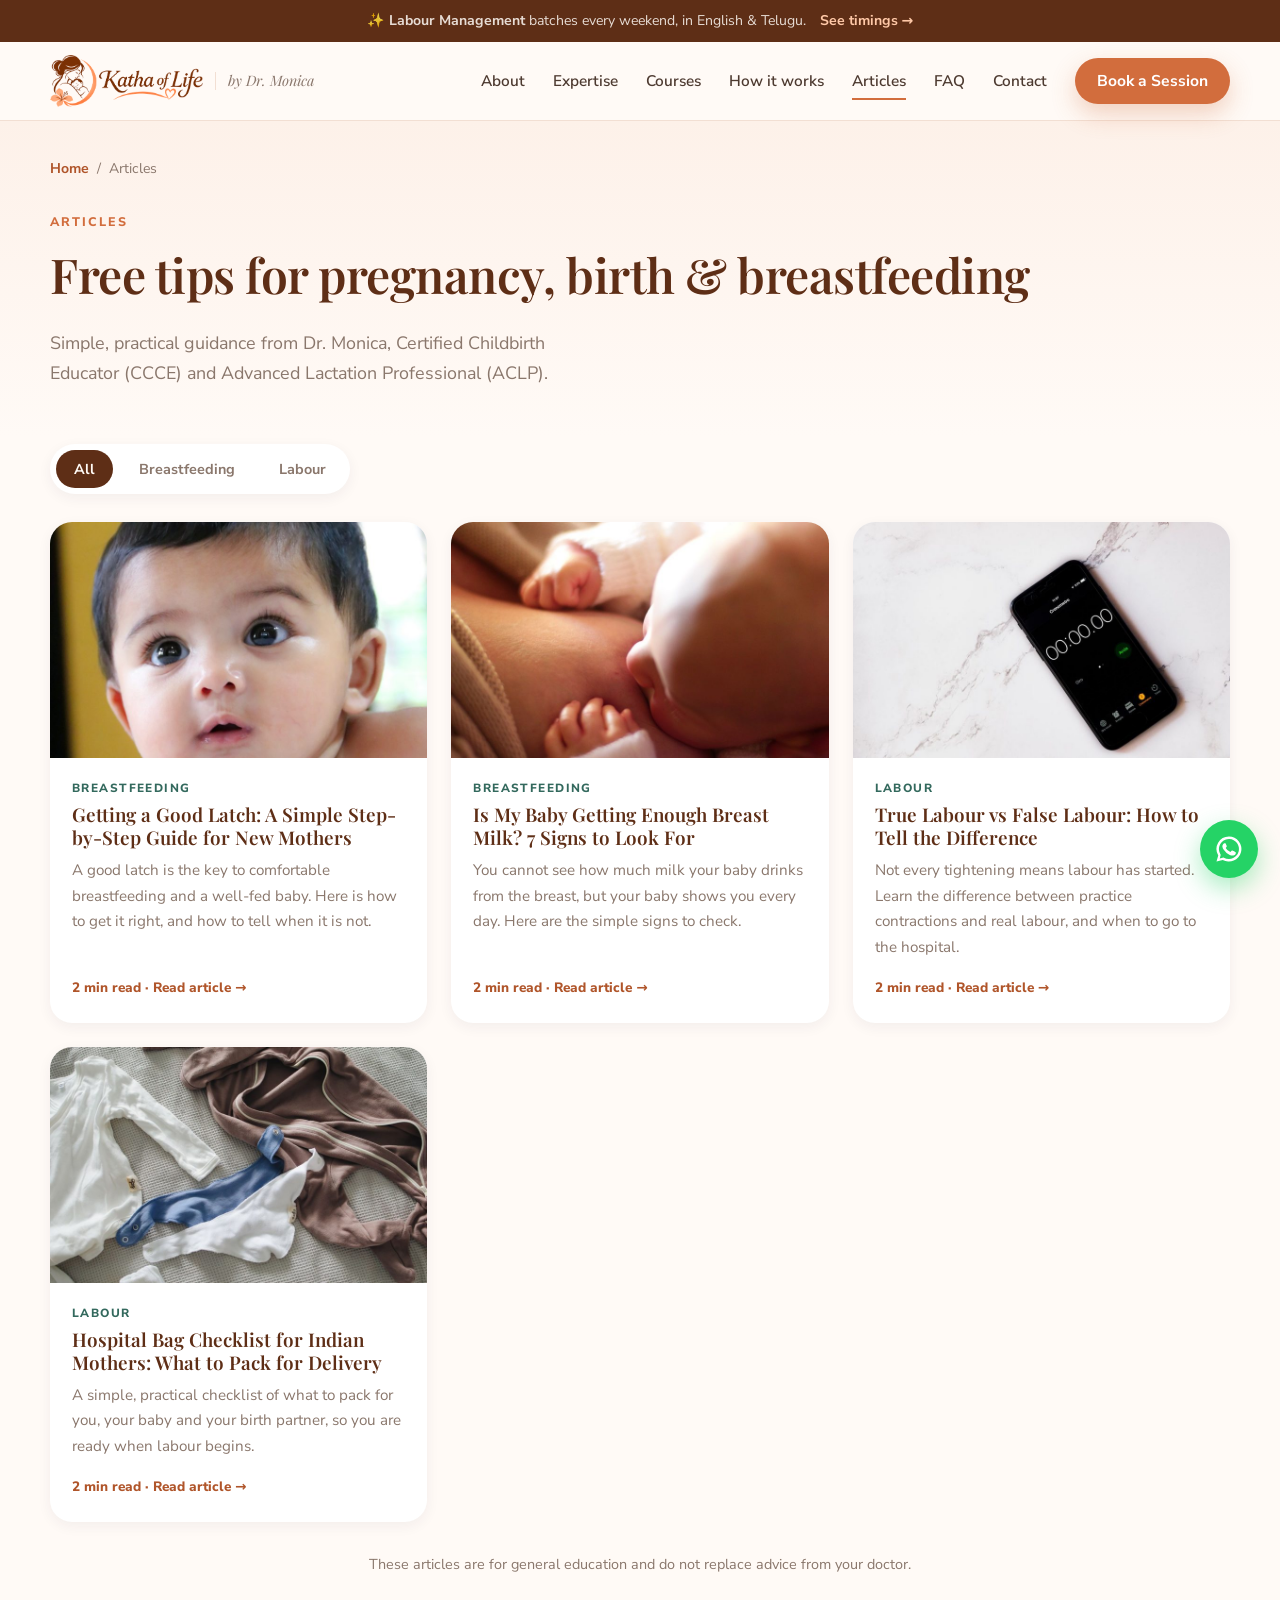
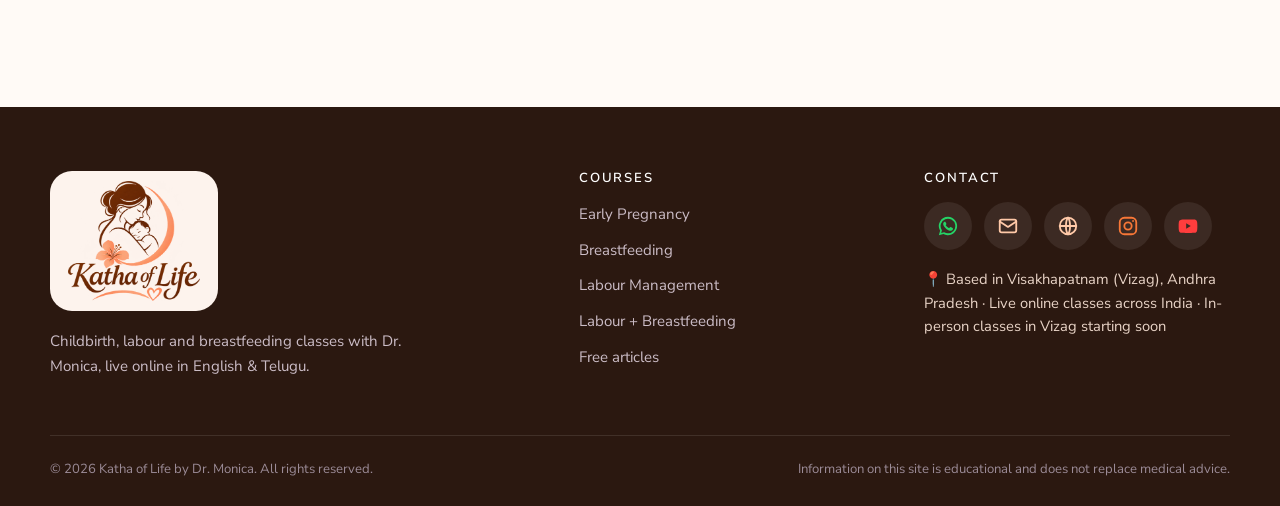
<file: article.html>
<!doctype html>
<html lang="en" data-theme="peach">
<head>
  <meta charset="utf-8">
  <meta name="viewport" content="width=device-width, initial-scale=1">
  <title>Article | Katha of Life</title>
  <meta name="description" content="Article by Dr. Monica, Katha of Life.">
  <link rel="canonical" id="canonical" href="https://kathaoflife.in/articles.html">
  <meta name="robots" content="noindex, follow">
  <meta property="og:locale" content="en_IN">
  <!-- Link preview when shared on WhatsApp / Facebook / Instagram -->
  <meta property="og:type" content="website">
  <meta property="og:site_name" content="Katha of Life by Dr. Monica">
  <meta property="og:url" content="https://kathaoflife.in/articles.html">
  <meta property="og:title" content="Article | Katha of Life">
  <meta property="og:description" content="Early Pregnancy, Breastfeeding and Labour Management courses (English &amp; Telugu) with Dr. Monica, Certified Childbirth Educator (CCCE) and Advanced Lactation Professional (ACLP).">
  <meta property="og:image" content="https://kathaoflife.in/images/monica-about.jpg">
  <meta name="twitter:card" content="summary_large_image">
  <link rel="preconnect" href="https://fonts.googleapis.com">
  <link rel="preconnect" href="https://fonts.gstatic.com" crossorigin>
  <link href="https://fonts.googleapis.com/css2?family=Playfair+Display:ital,wght@0,500;0,600;0,700;1,500&family=Nunito+Sans:wght@400;600;700;800&display=swap" rel="stylesheet">
  <link rel="icon" href="/favicon.ico" sizes="48x48">
  <link rel="icon" type="image/png" href="images/logo/favicon-64.png">
  <link rel="icon" type="image/png" sizes="192x192" href="images/logo/icon-192.png">
  <link rel="apple-touch-icon" href="images/logo/apple-touch-icon.png">
  <link rel="stylesheet" href="styles.css">
</head>
<body>

  <!-- ================= TOP BAR ================= -->
  <div class="topbar">
    <div class="container topbar__inner">
      <p>✨ <strong>Labour Management</strong> batches every weekend, in English &amp; Telugu.</p>
      <a href="course-labour-management.html">See timings &rarr;</a>
    </div>
  </div>

  <!-- ================= HEADER ================= -->
  <header class="header" id="top">
    <div class="container header__inner">
      <a href="index.html#top" class="brand" aria-label="Katha of Life home">
        <img src="images/logo/logo-horizontal.png" alt="Katha of Life" class="brand__logo" width="441" height="150">
        <span class="brand__by">by Dr. Monica</span>
      </a>

      <nav class="nav" id="nav" aria-label="Main">
        <a href="index.html#about">About</a>
        <a href="index.html#expertise">Expertise</a>
        <a href="index.html#courses">Courses</a>
        <a href="index.html#journey">How it works</a>
        <a href="articles.html" aria-current="page">Articles</a>
        <a href="faq.html">FAQ</a>
        <a href="index.html#contact">Contact</a>
        <a href="index.html#courses" class="btn btn--primary nav__cta">Book a Session</a>
      </nav>

      <button class="menu-btn" aria-label="Open menu" aria-expanded="false" aria-controls="nav">
        <span></span><span></span><span></span>
      </button>
    </div>
  </header>

  <main>
    <article class="art">
      <header class="art-head">
        <div class="container art-narrow">
          <nav class="crumbs" aria-label="Breadcrumb"><a href="index.html">Home</a><span>/</span><a href="articles.html">Articles</a><span>/</span><span id="art-crumb">Article</span></nav>
          <span class="art-cat" id="art-cat"></span>
          <h1 id="art-title">Loading…</h1>
          <p class="art-summary" id="art-summary"></p>
          <p class="art-byline" id="art-meta"></p>
        </div>
      </header>
      <div class="container art-narrow">
        <img class="art-hero-img" id="art-img" src="" alt="" width="800" height="500">
        <div class="art-body" id="article-body"><!-- filled by articles.js --></div>
        <p class="art-disclaimer">Written for Katha of Life by Dr. Monica. This article is for general education and does not replace advice from your doctor. For anything urgent, contact your doctor or hospital.</p>
        <aside class="art-course" id="art-course"></aside>
        <div class="art-ask">
          <p>Have a question about this topic?</p>
          <a href="#" class="btn btn--ghost js-whatsapp" data-msg="Hi Dr. Monica, I read your article and have a question.">Ask Dr. Monica on WhatsApp</a>
        </div>
      </div>
    </article>
    <section class="section art-list art-list--more">
      <div class="container">
        <div class="section__head"><p class="eyebrow">Keep reading</p><h2>More articles</h2></div>
        <div class="art-grid" id="art-more"></div>
      </div>
    </section>
  </main>

  <!-- ================= FOOTER ================= -->
  <footer class="footer">
    <div class="container footer__grid">
      <div>
        <a href="index.html#top" class="brand brand--light">
          <span class="footer__logo"><img src="images/logo/logo-main.png" alt="Katha of Life" width="400" height="365" loading="lazy"></span>
        </a>
        <p class="footer__about">Childbirth, labour and breastfeeding classes with Dr. Monica, live online in English &amp; Telugu.</p>
      </div>
      <div>
        <h4>Courses</h4>
        <a href="course-early-pregnancy.html">Early Pregnancy</a>
        <a href="course-breastfeeding.html">Breastfeeding</a>
        <a href="course-labour-management.html">Labour Management</a>
        <a href="course-labour-and-breastfeeding.html">Labour + Breastfeeding</a>
        <a href="articles.html">Free articles</a>
      </div>
      <div>
        <h4>Contact</h4>
        <div class="contact-icons">
        <a href="#" aria-label="WhatsApp" title="WhatsApp" class="js-whatsapp contact-link contact-link--wa" data-msg="Hi Dr. Monica!"><svg class="ci" viewBox="0 0 24 24" aria-hidden="true"><path fill="currentColor" d="M12 2a10 10 0 00-8.6 15.1L2 22l5-1.3A10 10 0 1012 2zm0 18a8 8 0 01-4.1-1.1l-.3-.2-3 .8.8-2.9-.2-.3A8 8 0 1112 20zm4.4-6c-.2-.1-1.4-.7-1.7-.8s-.4-.1-.6.1-.6.8-.8.9-.3.2-.5 0a6.6 6.6 0 01-3.3-2.9c-.2-.4.2-.4.7-1.3.1-.2 0-.3 0-.4l-.8-1.8c-.2-.5-.4-.4-.6-.4h-.5a1 1 0 00-.7.3 3 3 0 00-.9 2.2 5.2 5.2 0 001.1 2.7 11.9 11.9 0 004.5 4c1.7.7 2.3.8 3.2.6a2.7 2.7 0 001.8-1.3 2.2 2.2 0 00.1-1.3c0-.1-.2-.2-.5-.3z"/></svg><span class="sr-only">+91 94940 78423</span></a>
        <a href="mailto:thekathaofyours.7@gmail.com" aria-label="Email" title="Email" class="contact-link contact-link--mail"><svg class="ci" viewBox="0 0 24 24" aria-hidden="true" fill="none" stroke="currentColor" stroke-width="2" stroke-linecap="round" stroke-linejoin="round"><rect x="3" y="5" width="18" height="14" rx="2"/><path d="M3 7l9 6 9-6"/></svg><span class="sr-only">thekathaofyours.7@gmail.com</span></a>
        <a href="https://kathaoflife.in/" aria-label="Website" title="Website" class="contact-link contact-link--web"><svg class="ci" viewBox="0 0 24 24" aria-hidden="true" fill="none" stroke="currentColor" stroke-width="2" stroke-linecap="round"><circle cx="12" cy="12" r="9"/><path d="M3 12h18M12 3c3 3.5 3 14.5 0 18M12 3c-3 3.5-3 14.5 0 18"/></svg><span class="sr-only">kathaoflife.in</span></a>
        <a href="https://www.instagram.com/thekatha_of_life/" target="_blank" rel="noopener" aria-label="Instagram" title="Instagram" class="contact-link contact-link--ig"><svg class="ci" viewBox="0 0 24 24" aria-hidden="true" fill="none" stroke="currentColor" stroke-width="2"><rect x="3" y="3" width="18" height="18" rx="5"/><circle cx="12" cy="12" r="4"/><circle cx="17.5" cy="6.5" r="1" fill="currentColor" stroke="none"/></svg><span class="sr-only">@thekatha_of_life</span></a>
        <a href="https://www.youtube.com/@thekathaoflife" target="_blank" rel="noopener" aria-label="YouTube" title="YouTube" class="contact-link contact-link--yt"><svg class="ci" viewBox="0 0 24 24" aria-hidden="true"><path fill="currentColor" d="M22 8s-.2-1.5-.8-2.1c-.8-.8-1.6-.8-2-.9C16.4 5 12 5 12 5s-4.4 0-7.2.2c-.4 0-1.2.1-2 .9C2.2 6.5 2 8 2 8s-.2 1.7-.2 3.4v1.6c0 1.7.2 3.4.2 3.4s.2 1.5.8 2.1c.8.8 1.8.8 2.2.9 1.6.1 7 .2 7 .2s4.4 0 7.2-.2c.4-.1 1.2-.1 2-.9.6-.6.8-2.1.8-2.1s.2-1.7.2-3.4v-1.6C22.2 9.7 22 8 22 8zM10 15V9l5 3-5 3z"/></svg><span class="sr-only">@thekathaoflife</span></a>
        </div>
        <p class="footer__loc">📍 Based in Visakhapatnam (Vizag), Andhra Pradesh · Live online classes across India · In-person classes in Vizag starting soon</p>
      </div>
    </div>
    <div class="container footer__bottom">
      <p>© <span id="year"></span> Katha of Life by Dr. Monica. All rights reserved.</p>
      <p>Information on this site is educational and does not replace medical advice.</p>
    </div>
  </footer>

  <!-- WhatsApp floating button -->
  <a href="#" class="wa-float js-whatsapp" data-msg="Hi Dr. Monica!" aria-label="Chat on WhatsApp">
    <svg viewBox="0 0 24 24" aria-hidden="true"><path d="M12 2a10 10 0 00-8.6 15.1L2 22l5-1.3A10 10 0 1012 2zm0 18a8 8 0 01-4.1-1.1l-.3-.2-3 .8.8-2.9-.2-.3A8 8 0 1112 20zm4.4-6c-.2-.1-1.4-.7-1.7-.8s-.4-.1-.6.1-.6.8-.8.9-.3.2-.5 0a6.6 6.6 0 01-3.3-2.9c-.2-.4.2-.4.7-1.3.1-.2 0-.3 0-.4l-.8-1.8c-.2-.5-.4-.4-.6-.4h-.5a1 1 0 00-.7.3 3 3 0 00-.9 2.2 5.2 5.2 0 001.1 2.7 11.9 11.9 0 004.5 4c1.7.7 2.3.8 3.2.6a2.7 2.7 0 001.8-1.3 2.2 2.2 0 00.1-1.3c0-.1-.2-.2-.5-.3z"/></svg>
  </a>

  <script src="courses.js"></script>
  <script src="articles-data.js"></script>
  <script src="articles.js"></script>
</body>
</html>
</file>
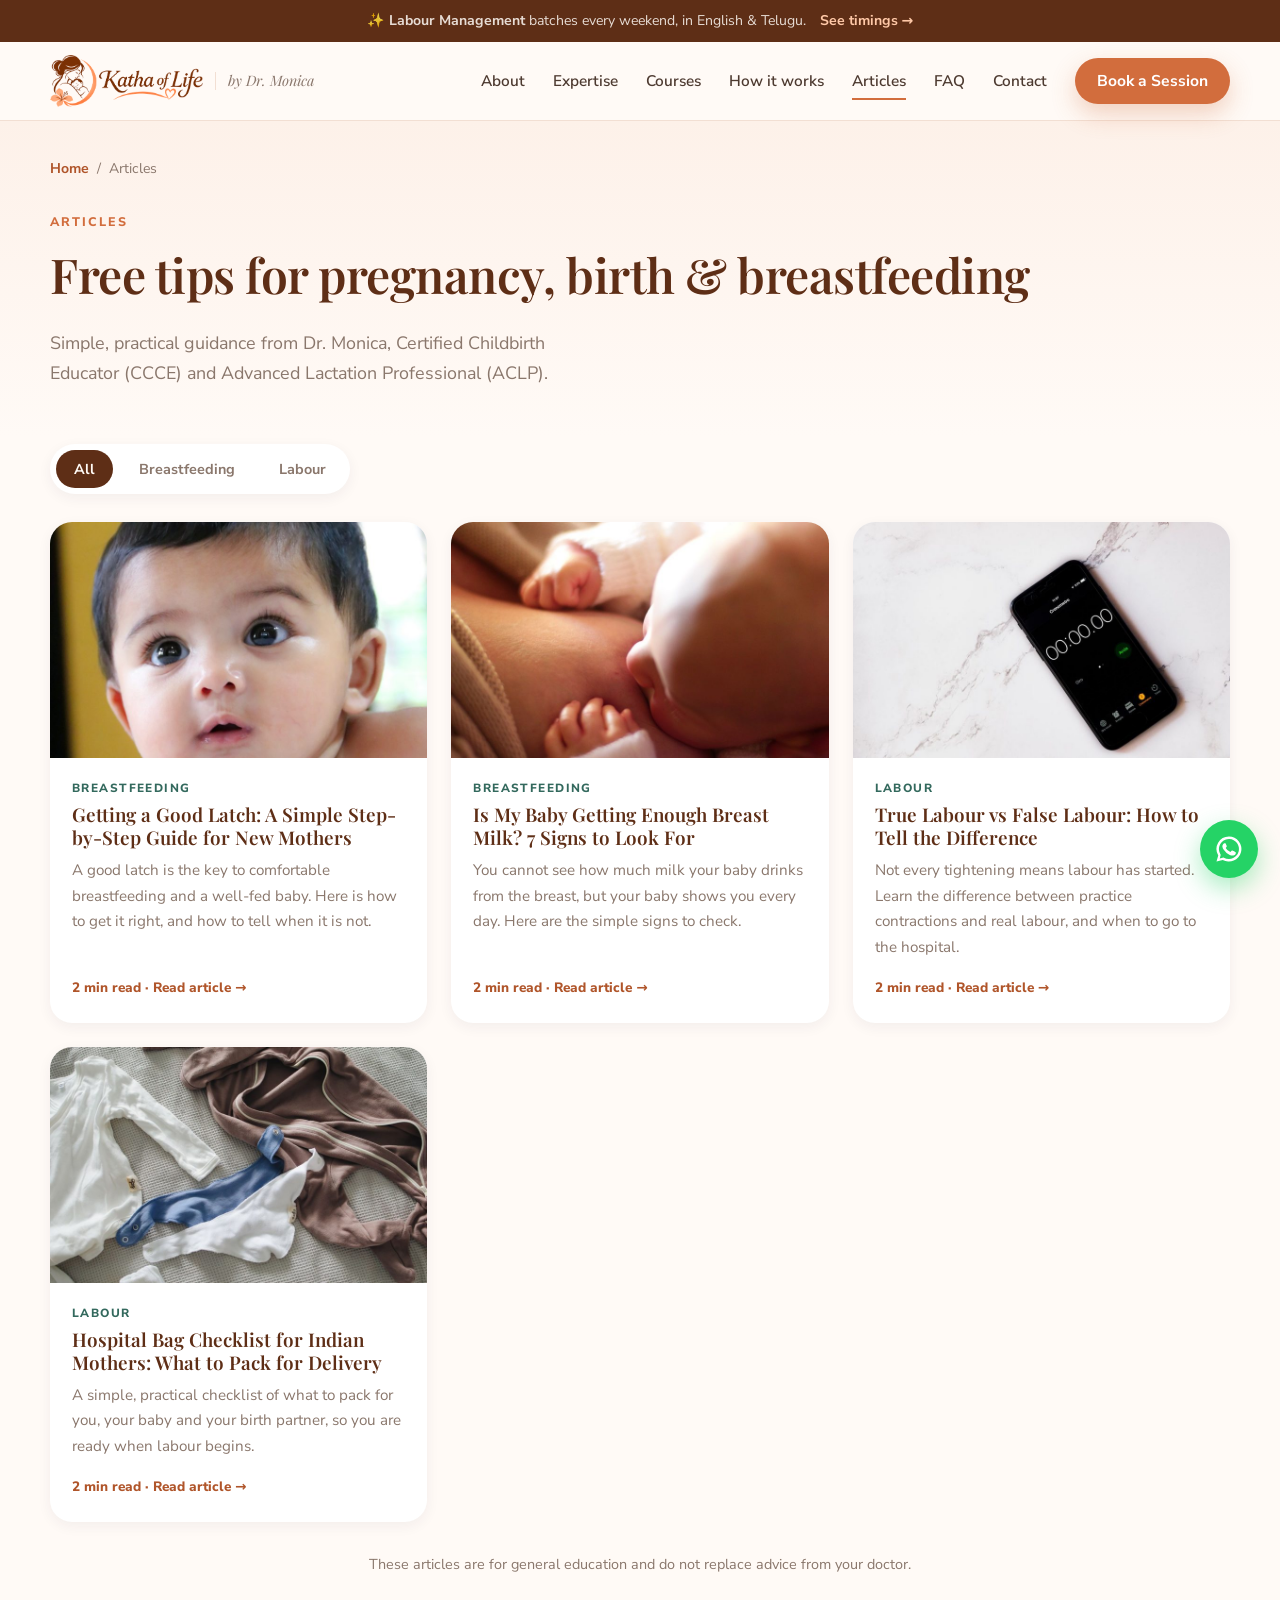
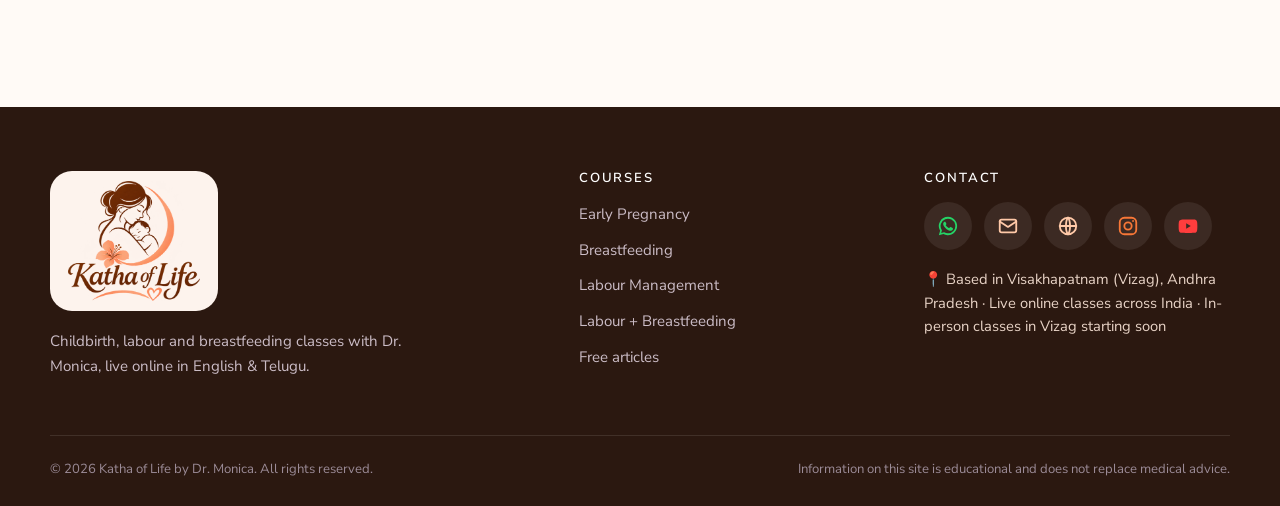
<file: articles.html>
<!doctype html>
<html lang="en" data-theme="peach">
<head>
  <meta charset="utf-8">
  <meta name="viewport" content="width=device-width, initial-scale=1">
  <title>Pregnancy, Labour &amp; Breastfeeding Tips | Katha of Life</title>
  <meta name="description" content="Free articles by Dr. Monica on pregnancy, labour and breastfeeding: latching, milk supply, true vs false labour, hospital bag checklist and more.">
  <link rel="canonical" id="canonical" href="https://kathaoflife.in/articles.html">
  <meta name="robots" content="index, follow, max-image-preview:large">
  <meta property="og:locale" content="en_IN">
  <!-- Link preview when shared on WhatsApp / Facebook / Instagram -->
  <meta property="og:type" content="website">
  <meta property="og:site_name" content="Katha of Life by Dr. Monica">
  <meta property="og:url" content="https://kathaoflife.in/articles.html">
  <meta property="og:title" content="Articles | Pregnancy, Labour &amp; Breastfeeding Tips | Katha of Life, Vizag">
  <meta property="og:description" content="Early Pregnancy, Breastfeeding and Labour Management courses (English &amp; Telugu) with Dr. Monica, Certified Childbirth Educator (CCCE) and Advanced Lactation Professional (ACLP).">
  <meta property="og:image" content="https://kathaoflife.in/images/monica-about.jpg">
  <meta name="twitter:card" content="summary_large_image">
  <link rel="preconnect" href="https://fonts.googleapis.com">
  <link rel="preconnect" href="https://fonts.gstatic.com" crossorigin>
  <link href="https://fonts.googleapis.com/css2?family=Playfair+Display:ital,wght@0,500;0,600;0,700;1,500&family=Nunito+Sans:wght@400;600;700;800&display=swap" rel="stylesheet">
  <link rel="icon" href="/favicon.ico" sizes="48x48">
  <link rel="icon" type="image/png" href="images/logo/favicon-64.png">
  <link rel="icon" type="image/png" sizes="192x192" href="images/logo/icon-192.png">
  <link rel="apple-touch-icon" href="images/logo/apple-touch-icon.png">
  <link rel="stylesheet" href="styles.css">
  <script type="application/ld+json" data-prerendered>{"@context":"https://schema.org","@type":"Blog","name":"Katha of Life articles","url":"https://kathaoflife.in/articles.html","publisher":{"@type":"EducationalOrganization","name":"Katha of Life","url":"https://kathaoflife.in/"},"blogPost":[{"@type":"BlogPosting","headline":"Getting a Good Latch: A Simple Step-by-Step Guide for New Mothers","url":"https://kathaoflife.in/article-good-latch.html","datePublished":"2026-11-16"},{"@type":"BlogPosting","headline":"Is My Baby Getting Enough Breast Milk? 7 Signs to Look For","url":"https://kathaoflife.in/article-enough-breast-milk.html","datePublished":"2026-11-16"},{"@type":"BlogPosting","headline":"True Labour vs False Labour: How to Tell the Difference","url":"https://kathaoflife.in/article-true-vs-false-labour.html","datePublished":"2026-11-16"},{"@type":"BlogPosting","headline":"Hospital Bag Checklist for Indian Mothers: What to Pack for Delivery","url":"https://kathaoflife.in/article-hospital-bag-checklist.html","datePublished":"2026-11-16"}]}</script>
</head>
<body>

  <!-- ================= TOP BAR ================= -->
  <div class="topbar">
    <div class="container topbar__inner">
      <p>✨ <strong>Labour Management</strong> batches every weekend, in English &amp; Telugu.</p>
      <a href="course-labour-management.html">See timings &rarr;</a>
    </div>
  </div>

  <!-- ================= HEADER ================= -->
  <header class="header" id="top">
    <div class="container header__inner">
      <a href="index.html#top" class="brand" aria-label="Katha of Life home">
        <img src="images/logo/logo-horizontal.png" alt="Katha of Life" class="brand__logo" width="441" height="150">
        <span class="brand__by">by Dr. Monica</span>
      </a>

      <nav class="nav" id="nav" aria-label="Main">
        <a href="index.html#about">About</a>
        <a href="index.html#expertise">Expertise</a>
        <a href="index.html#courses">Courses</a>
        <a href="index.html#journey">How it works</a>
        <a href="articles.html" aria-current="page">Articles</a>
        <a href="faq.html">FAQ</a>
        <a href="index.html#contact">Contact</a>
        <a href="index.html#courses" class="btn btn--primary nav__cta">Book a Session</a>
      </nav>

      <button class="menu-btn" aria-label="Open menu" aria-expanded="false" aria-controls="nav">
        <span></span><span></span><span></span>
      </button>
    </div>
  </header>

  <main>
    <section class="cd-hero faq-hero">
      <div class="container">
        <nav class="crumbs" aria-label="Breadcrumb"><a href="index.html">Home</a><span>/</span><span>Articles</span></nav>
        <p class="eyebrow">Articles</p>
        <h1>Free tips for pregnancy, birth &amp; breastfeeding</h1>
        <p class="cd-lead">Simple, practical guidance from Dr. Monica, Certified Childbirth Educator (CCCE) and Advanced Lactation Professional (ACLP).</p>
      </div>
    </section>
    <section class="section art-list">
      <div class="container">
        <div class="filters art-filters" id="art-filters" aria-label="Filter articles"><!--prerender--><button class="filter is-active" data-cat="All">All</button><button class="filter" data-cat="Breastfeeding">Breastfeeding</button><button class="filter" data-cat="Labour">Labour</button><!--/prerender--></div>
        <div class="art-grid" id="art-grid"><!--prerender-->
    <a class="art-card" href="article-good-latch.html">
      <img src="images/articles/good-latch.jpg" alt="" loading="lazy" width="800" height="500">
      <div class="art-card__body">
        <span class="art-cat">Breastfeeding</span>
        <h3>Getting a Good Latch: A Simple Step-by-Step Guide for New Mothers</h3>
        <p>A good latch is the key to comfortable breastfeeding and a well-fed baby. Here is how to get it right, and how to tell when it is not.</p>
        <span class="art-meta">2 min read &middot; Read article &rarr;</span>
      </div>
    </a>
    <a class="art-card" href="article-enough-breast-milk.html">
      <img src="images/articles/enough-breast-milk.jpg" alt="" loading="lazy" width="800" height="500">
      <div class="art-card__body">
        <span class="art-cat">Breastfeeding</span>
        <h3>Is My Baby Getting Enough Breast Milk? 7 Signs to Look For</h3>
        <p>You cannot see how much milk your baby drinks from the breast, but your baby shows you every day. Here are the simple signs to check.</p>
        <span class="art-meta">2 min read &middot; Read article &rarr;</span>
      </div>
    </a>
    <a class="art-card" href="article-true-vs-false-labour.html">
      <img src="images/articles/true-vs-false-labour.jpg" alt="" loading="lazy" width="800" height="500">
      <div class="art-card__body">
        <span class="art-cat">Labour</span>
        <h3>True Labour vs False Labour: How to Tell the Difference</h3>
        <p>Not every tightening means labour has started. Learn the difference between practice contractions and real labour, and when to go to the hospital.</p>
        <span class="art-meta">2 min read &middot; Read article &rarr;</span>
      </div>
    </a>
    <a class="art-card" href="article-hospital-bag-checklist.html">
      <img src="images/articles/hospital-bag.jpg" alt="" loading="lazy" width="800" height="500">
      <div class="art-card__body">
        <span class="art-cat">Labour</span>
        <h3>Hospital Bag Checklist for Indian Mothers: What to Pack for Delivery</h3>
        <p>A simple, practical checklist of what to pack for you, your baby and your birth partner, so you are ready when labour begins.</p>
        <span class="art-meta">2 min read &middot; Read article &rarr;</span>
      </div>
    </a><!--/prerender--></div>
        <p class="art-note">These articles are for general education and do not replace advice from your doctor.</p>
      </div>
    </section>
  </main>

  <!-- ================= FOOTER ================= -->
  <footer class="footer">
    <div class="container footer__grid">
      <div>
        <a href="index.html#top" class="brand brand--light">
          <span class="footer__logo"><img src="images/logo/logo-main.png" alt="Katha of Life" width="400" height="365" loading="lazy"></span>
        </a>
        <p class="footer__about">Childbirth, labour and breastfeeding classes with Dr. Monica, live online in English &amp; Telugu.</p>
      </div>
      <div>
        <h4>Courses</h4>
        <a href="course-early-pregnancy.html">Early Pregnancy</a>
        <a href="course-breastfeeding.html">Breastfeeding</a>
        <a href="course-labour-management.html">Labour Management</a>
        <a href="course-labour-and-breastfeeding.html">Labour + Breastfeeding</a>
        <a href="articles.html">Free articles</a>
      </div>
      <div>
        <h4>Contact</h4>
        <div class="contact-icons">
        <a href="#" aria-label="WhatsApp" title="WhatsApp" class="js-whatsapp contact-link contact-link--wa" data-msg="Hi Dr. Monica!"><svg class="ci" viewBox="0 0 24 24" aria-hidden="true"><path fill="currentColor" d="M12 2a10 10 0 00-8.6 15.1L2 22l5-1.3A10 10 0 1012 2zm0 18a8 8 0 01-4.1-1.1l-.3-.2-3 .8.8-2.9-.2-.3A8 8 0 1112 20zm4.4-6c-.2-.1-1.4-.7-1.7-.8s-.4-.1-.6.1-.6.8-.8.9-.3.2-.5 0a6.6 6.6 0 01-3.3-2.9c-.2-.4.2-.4.7-1.3.1-.2 0-.3 0-.4l-.8-1.8c-.2-.5-.4-.4-.6-.4h-.5a1 1 0 00-.7.3 3 3 0 00-.9 2.2 5.2 5.2 0 001.1 2.7 11.9 11.9 0 004.5 4c1.7.7 2.3.8 3.2.6a2.7 2.7 0 001.8-1.3 2.2 2.2 0 00.1-1.3c0-.1-.2-.2-.5-.3z"/></svg><span class="sr-only">+91 94940 78423</span></a>
        <a href="mailto:thekathaofyours.7@gmail.com" aria-label="Email" title="Email" class="contact-link contact-link--mail"><svg class="ci" viewBox="0 0 24 24" aria-hidden="true" fill="none" stroke="currentColor" stroke-width="2" stroke-linecap="round" stroke-linejoin="round"><rect x="3" y="5" width="18" height="14" rx="2"/><path d="M3 7l9 6 9-6"/></svg><span class="sr-only">thekathaofyours.7@gmail.com</span></a>
        <a href="https://kathaoflife.in/" aria-label="Website" title="Website" class="contact-link contact-link--web"><svg class="ci" viewBox="0 0 24 24" aria-hidden="true" fill="none" stroke="currentColor" stroke-width="2" stroke-linecap="round"><circle cx="12" cy="12" r="9"/><path d="M3 12h18M12 3c3 3.5 3 14.5 0 18M12 3c-3 3.5-3 14.5 0 18"/></svg><span class="sr-only">kathaoflife.in</span></a>
        <a href="https://www.instagram.com/thekatha_of_life/" target="_blank" rel="noopener" aria-label="Instagram" title="Instagram" class="contact-link contact-link--ig"><svg class="ci" viewBox="0 0 24 24" aria-hidden="true" fill="none" stroke="currentColor" stroke-width="2"><rect x="3" y="3" width="18" height="18" rx="5"/><circle cx="12" cy="12" r="4"/><circle cx="17.5" cy="6.5" r="1" fill="currentColor" stroke="none"/></svg><span class="sr-only">@thekatha_of_life</span></a>
        <a href="https://www.youtube.com/@thekathaoflife" target="_blank" rel="noopener" aria-label="YouTube" title="YouTube" class="contact-link contact-link--yt"><svg class="ci" viewBox="0 0 24 24" aria-hidden="true"><path fill="currentColor" d="M22 8s-.2-1.5-.8-2.1c-.8-.8-1.6-.8-2-.9C16.4 5 12 5 12 5s-4.4 0-7.2.2c-.4 0-1.2.1-2 .9C2.2 6.5 2 8 2 8s-.2 1.7-.2 3.4v1.6c0 1.7.2 3.4.2 3.4s.2 1.5.8 2.1c.8.8 1.8.8 2.2.9 1.6.1 7 .2 7 .2s4.4 0 7.2-.2c.4-.1 1.2-.1 2-.9.6-.6.8-2.1.8-2.1s.2-1.7.2-3.4v-1.6C22.2 9.7 22 8 22 8zM10 15V9l5 3-5 3z"/></svg><span class="sr-only">@thekathaoflife</span></a>
        </div>
        <p class="footer__loc">📍 Based in Visakhapatnam (Vizag), Andhra Pradesh · Live online classes across India · In-person classes in Vizag starting soon</p>
      </div>
    </div>
    <div class="container footer__bottom">
      <p>© <span id="year"></span> Katha of Life by Dr. Monica. All rights reserved.</p>
      <p>Information on this site is educational and does not replace medical advice.</p>
    </div>
  </footer>

  <!-- WhatsApp floating button -->
  <a href="#" class="wa-float js-whatsapp" data-msg="Hi Dr. Monica!" aria-label="Chat on WhatsApp">
    <svg viewBox="0 0 24 24" aria-hidden="true"><path d="M12 2a10 10 0 00-8.6 15.1L2 22l5-1.3A10 10 0 1012 2zm0 18a8 8 0 01-4.1-1.1l-.3-.2-3 .8.8-2.9-.2-.3A8 8 0 1112 20zm4.4-6c-.2-.1-1.4-.7-1.7-.8s-.4-.1-.6.1-.6.8-.8.9-.3.2-.5 0a6.6 6.6 0 01-3.3-2.9c-.2-.4.2-.4.7-1.3.1-.2 0-.3 0-.4l-.8-1.8c-.2-.5-.4-.4-.6-.4h-.5a1 1 0 00-.7.3 3 3 0 00-.9 2.2 5.2 5.2 0 001.1 2.7 11.9 11.9 0 004.5 4c1.7.7 2.3.8 3.2.6a2.7 2.7 0 001.8-1.3 2.2 2.2 0 00.1-1.3c0-.1-.2-.2-.5-.3z"/></svg>
  </a>

  <script src="courses.js"></script>
  <script src="articles-data.js"></script>
  <script src="articles.js"></script>
</body>
</html>
</file>
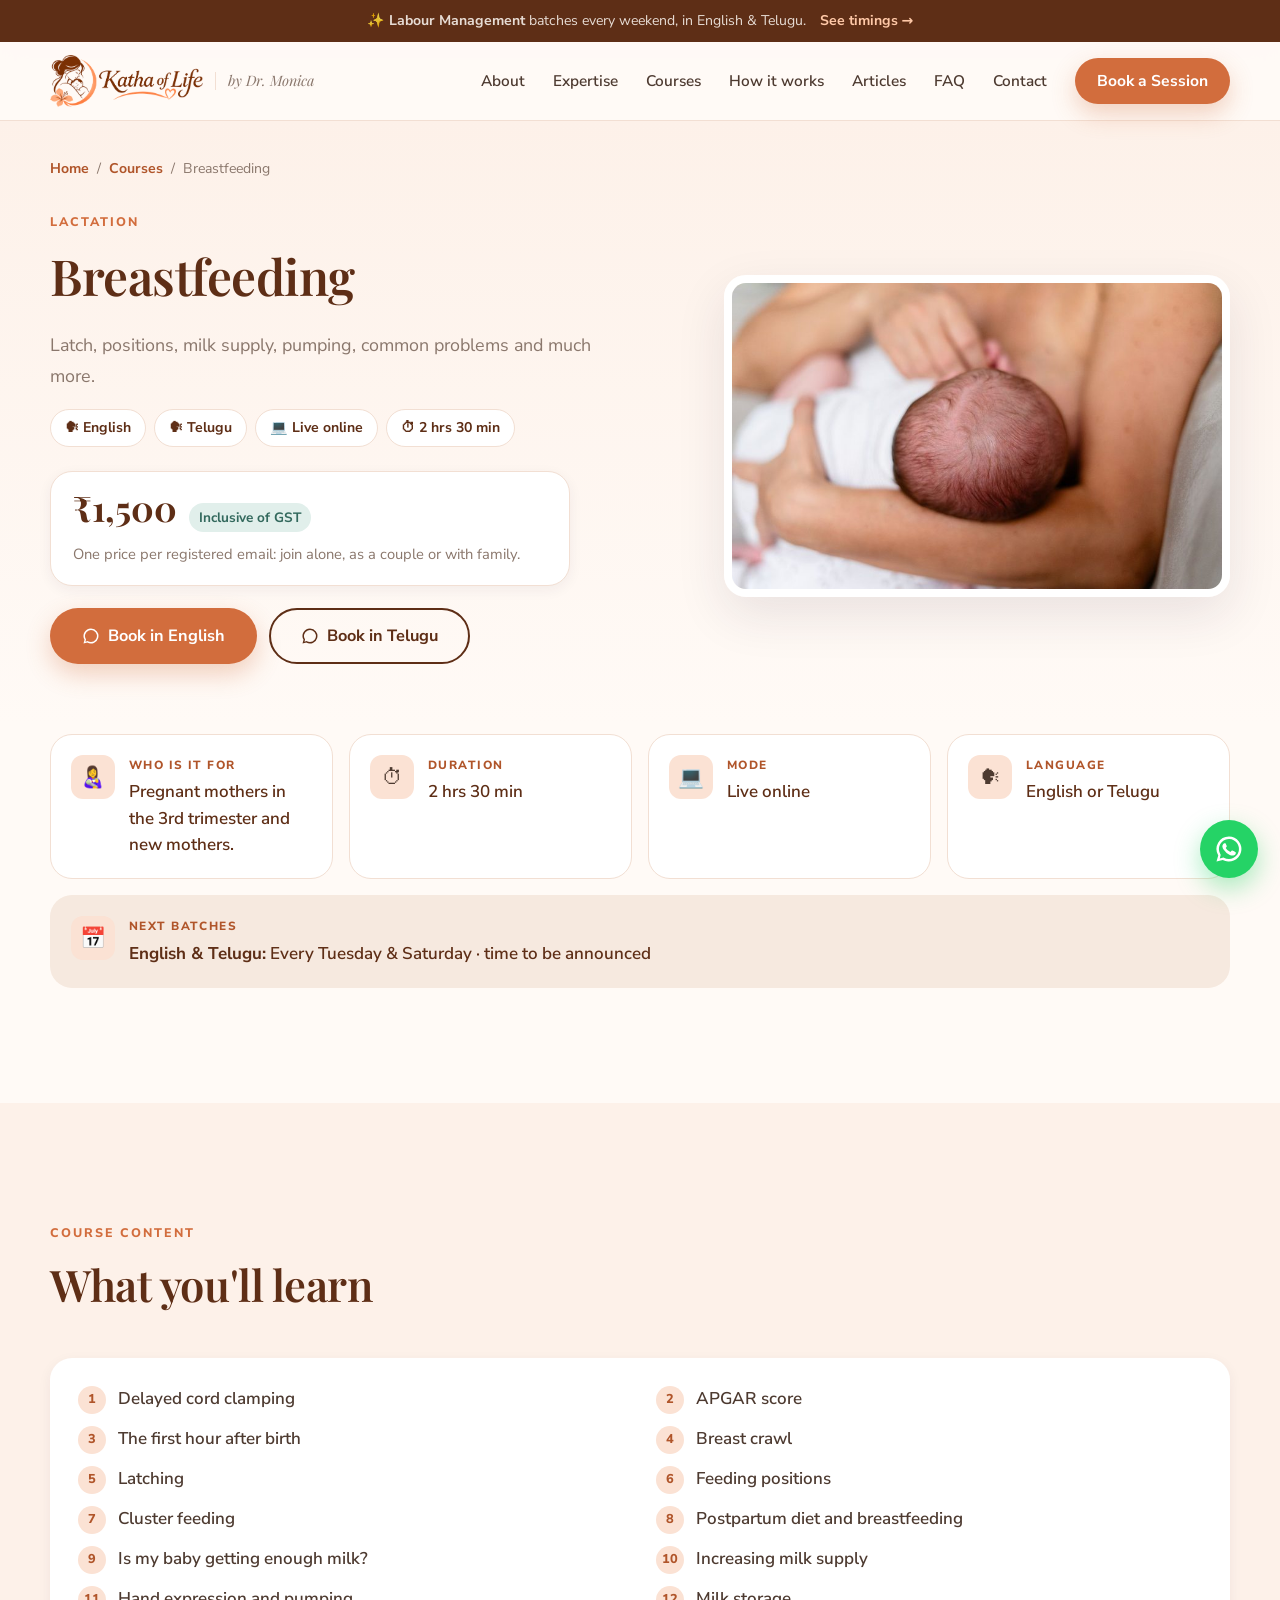
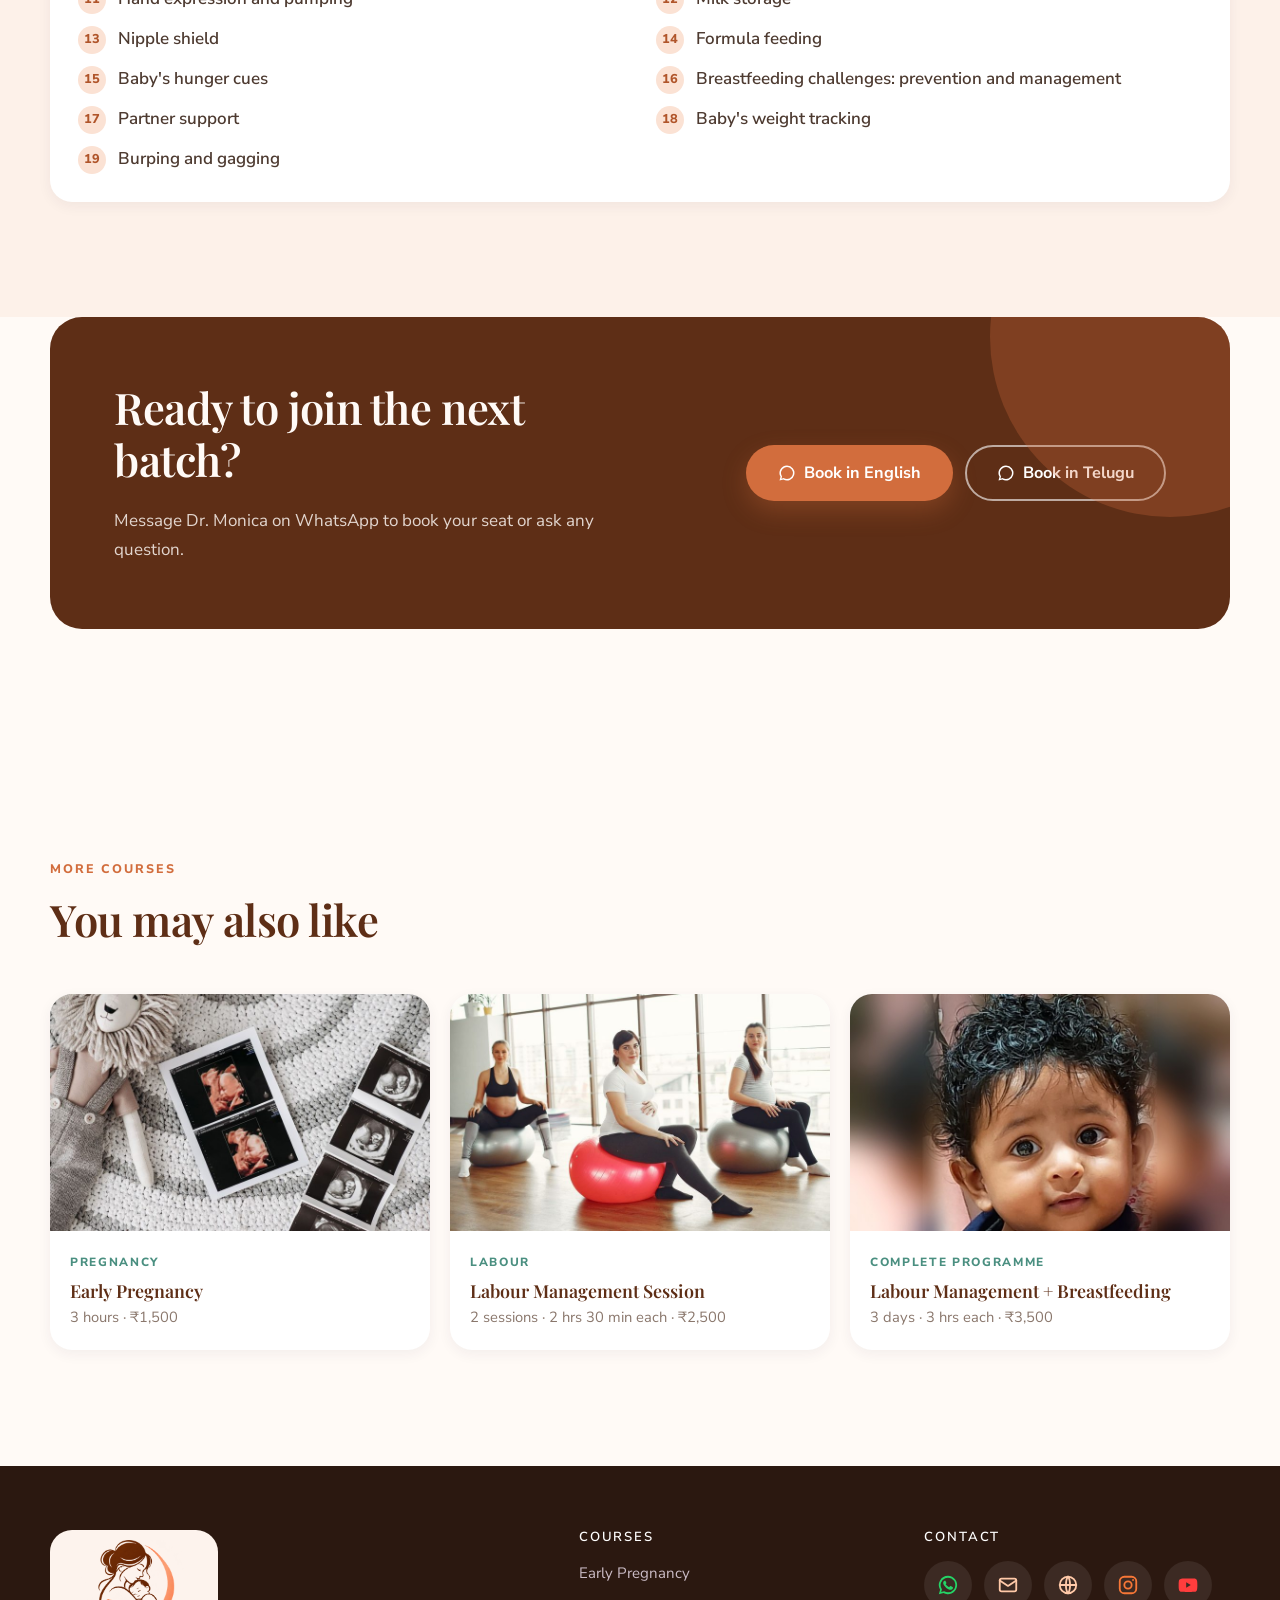
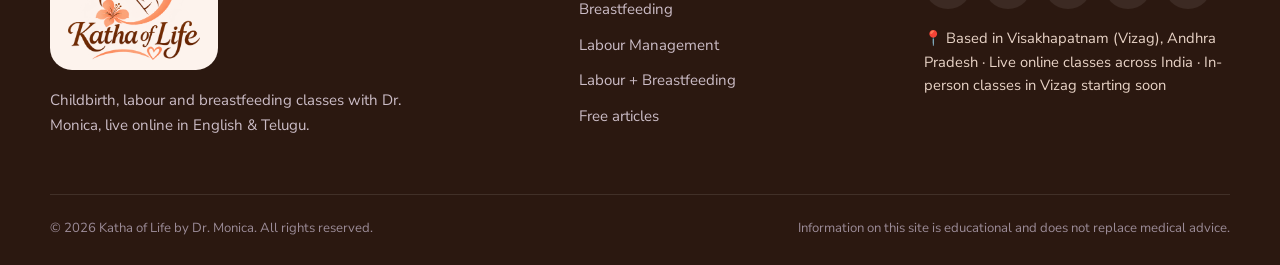
<file: course-breastfeeding.html>
<!doctype html>
<html lang="en" data-theme="peach">
<head>
  <meta charset="utf-8">
  <meta name="viewport" content="width=device-width, initial-scale=1">
  <title>Breastfeeding Class Online (English &amp; Telugu) | Katha of Life</title>
  <meta name="description" content="Breastfeeding by Dr. Monica: Latch, positions, milk supply, pumping, common problems and much more. 2 hrs 30 min, Live online, English &amp; Telugu. ₹1,500 incl. GST.">
  <link rel="canonical" id="canonical" href="https://kathaoflife.in/course-breastfeeding.html">
  <meta name="robots" content="index, follow, max-image-preview:large">
  <meta property="og:locale" content="en_IN">
  <!-- Link preview when shared on WhatsApp / Facebook / Instagram -->
  <meta property="og:type" content="website">
  <meta property="og:site_name" content="Katha of Life by Dr. Monica">
  <meta property="og:url" content="https://kathaoflife.in/course-breastfeeding.html">
  <meta property="og:title" content="Breastfeeding Class Online (English &amp; Telugu) | Katha of Life">
  <meta property="og:description" content="Breastfeeding by Dr. Monica: Latch, positions, milk supply, pumping, common problems and much more. 2 hrs 30 min, Live online, English &amp; Telugu. ₹1,500 incl. GST.">
  <meta property="og:image" content="https://kathaoflife.in/images/courses/breastfeeding.jpg">
  <meta name="twitter:card" content="summary_large_image">
  <link rel="preconnect" href="https://fonts.googleapis.com">
  <link rel="preconnect" href="https://fonts.gstatic.com" crossorigin>
  <link href="https://fonts.googleapis.com/css2?family=Playfair+Display:ital,wght@0,500;0,600;0,700;1,500&family=Nunito+Sans:wght@400;600;700;800&display=swap" rel="stylesheet">
  <link rel="icon" href="/favicon.ico" sizes="48x48">
  <link rel="icon" type="image/png" href="images/logo/favicon-64.png">
  <link rel="icon" type="image/png" sizes="192x192" href="images/logo/icon-192.png">
  <link rel="apple-touch-icon" href="images/logo/apple-touch-icon.png">
  <link rel="stylesheet" href="styles.css">
  <script type="application/ld+json" data-prerendered>{"@context":"https://schema.org","@graph":[{"@type":"Course","@id":"https://kathaoflife.in/course-breastfeeding.html#course","name":"Breastfeeding","description":"Latch, positions, milk supply, pumping, common problems and much more.","url":"https://kathaoflife.in/course-breastfeeding.html","image":"https://kathaoflife.in/images/courses/breastfeeding.jpg","inLanguage":["en","te"],"audience":{"@type":"Audience","audienceType":"Pregnant mothers in the 3rd trimester and new mothers."},"teaches":["Delayed cord clamping","APGAR score","The first hour after birth","Breast crawl","Latching","Feeding positions","Cluster feeding","Postpartum diet and breastfeeding","Is my baby getting enough milk?","Increasing milk supply","Hand expression and pumping","Milk storage","Nipple shield","Formula feeding","Baby's hunger cues","Breastfeeding challenges: prevention and management","Partner support","Baby's weight tracking","Burping and gagging"],"provider":{"@type":"EducationalOrganization","name":"Katha of Life","url":"https://kathaoflife.in/"},"offers":{"@type":"Offer","category":"Paid","price":1500,"priceCurrency":"INR","availability":"https://schema.org/InStock","url":"https://kathaoflife.in/course-breastfeeding.html"},"hasCourseInstance":{"@type":"CourseInstance","courseMode":"online","courseWorkload":"PT2H30M","inLanguage":["en","te"],"instructor":{"@type":"Person","name":"Dr. Monica","jobTitle":"Certified Childbirth Educator (CCCE) and Advanced Lactation Professional (ACLP)"}}},{"@type":"BreadcrumbList","itemListElement":[{"@type":"ListItem","position":1,"name":"Home","item":"https://kathaoflife.in/"},{"@type":"ListItem","position":2,"name":"Courses","item":"https://kathaoflife.in/#courses"},{"@type":"ListItem","position":3,"name":"Breastfeeding","item":"https://kathaoflife.in/course-breastfeeding.html"}]}]}</script>
</head>
<body data-course="breastfeeding">

  <!-- ================= TOP BAR ================= -->
  <div class="topbar">
    <div class="container topbar__inner">
      <p>✨ <strong>Labour Management</strong> batches every weekend, in English &amp; Telugu.</p>
      <a href="course-labour-management.html">See timings &rarr;</a>
    </div>
  </div>

  <!-- ================= HEADER ================= -->
  <header class="header" id="top">
    <div class="container header__inner">
      <a href="index.html#top" class="brand" aria-label="Katha of Life home">
        <img src="images/logo/logo-horizontal.png" alt="Katha of Life" class="brand__logo" width="441" height="150">
        <span class="brand__by">by Dr. Monica</span>
      </a>

      <nav class="nav" id="nav" aria-label="Main">
        <a href="index.html#about">About</a>
        <a href="index.html#expertise">Expertise</a>
        <a href="index.html#courses">Courses</a>
        <a href="index.html#journey">How it works</a>
        <a href="articles.html">Articles</a>
        <a href="faq.html">FAQ</a>
        <a href="index.html#contact">Contact</a>
        <a href="index.html#courses" class="btn btn--primary nav__cta">Book a Session</a>
      </nav>

      <button class="menu-btn" aria-label="Open menu" aria-expanded="false" aria-controls="nav">
        <span></span><span></span><span></span>
      </button>
    </div>
  </header>

  <main id="course-page">
    <!-- Filled by course.js from the COURSES list in courses.js -->
    <section class="cd-hero">
      <div class="container">
        <nav class="crumbs" aria-label="Breadcrumb"><a href="index.html">Home</a><span>/</span><a href="index.html#courses">Courses</a><span>/</span><span id="cd-crumb">Breastfeeding</span></nav>
        <div class="cd-hero__inner">
          <div class="cd-hero__text">
            <p class="eyebrow" id="cd-stage">Lactation</p>
            <h1 id="cd-title">Breastfeeding</h1>
            <p class="cd-lead" id="cd-short">Latch, positions, milk supply, pumping, common problems and much more.</p>
            <div class="cd-langs" id="cd-langs"><span class="cd-chip">🗣 English</span><span class="cd-chip">🗣 Telugu</span><span class="cd-chip">💻 Live online</span><span class="cd-chip">⏱ 2 hrs 30 min</span></div>
            <div class="cd-price">
              <div><span class="cd-price__amount" id="cd-price">₹1,500</span><span class="cd-price__note" id="cd-price-note">Inclusive of GST</span></div>
              <p class="cd-price__per" id="cd-per">One price per registered email: join alone, as a couple or with family.</p>
            </div>
            <div class="cd-actions" id="cd-actions">
    <a class="btn btn--primary btn--lg " target="_blank" rel="noopener"
       href="https://wa.me/919494078423?text=Hi%20Dr.%20Monica%2C%20I'd%20like%20to%20book%20%22Breastfeeding%22%20in%20English.%20Please%20share%20the%20next%20batch%20details.">
      <svg viewBox="0 0 24 24" aria-hidden="true"><path fill="currentColor" d="M12 2a10 10 0 00-8.6 15.1L2 22l5-1.3A10 10 0 1012 2zm0 18a8 8 0 01-4.1-1.1l-.3-.2-3 .8.8-2.9-.2-.3A8 8 0 1112 20z"/></svg> Book in English
    </a>
    <a class="btn btn--ghost btn--lg " target="_blank" rel="noopener"
       href="https://wa.me/919494078423?text=Hi%20Dr.%20Monica%2C%20I'd%20like%20to%20book%20%22Breastfeeding%22%20in%20Telugu.%20Please%20share%20the%20next%20batch%20details.">
      <svg viewBox="0 0 24 24" aria-hidden="true"><path fill="currentColor" d="M12 2a10 10 0 00-8.6 15.1L2 22l5-1.3A10 10 0 1012 2zm0 18a8 8 0 01-4.1-1.1l-.3-.2-3 .8.8-2.9-.2-.3A8 8 0 1112 20z"/></svg> Book in Telugu
    </a></div>
          </div>
          <div class="cd-hero__media"><img id="cd-img" src="images/courses/breastfeeding.jpg" alt="Breastfeeding" width="800" height="500"></div>
        </div>
      </div>
    </section>

    <section class="section cd-info">
      <div class="container">
        <div class="cd-facts" id="cd-facts">
    <div class="cd-fact">
      <span class="cd-fact__icon" aria-hidden="true">👩‍🍼</span>
      <div><p class="cd-fact__label">Who is it for</p><p class="cd-fact__value">Pregnant mothers in the 3rd trimester and new mothers.</p></div>
    </div>
    <div class="cd-fact">
      <span class="cd-fact__icon" aria-hidden="true">⏱</span>
      <div><p class="cd-fact__label">Duration</p><p class="cd-fact__value">2 hrs 30 min</p></div>
    </div>
    <div class="cd-fact">
      <span class="cd-fact__icon" aria-hidden="true">💻</span>
      <div><p class="cd-fact__label">Mode</p><p class="cd-fact__value">Live online</p></div>
    </div>
    <div class="cd-fact">
      <span class="cd-fact__icon" aria-hidden="true">🗣</span>
      <div><p class="cd-fact__label">Language</p><p class="cd-fact__value">English or Telugu</p></div>
    </div>
    <div class="cd-fact cd-fact--wide">
      <span class="cd-fact__icon" aria-hidden="true">📅</span>
      <div><p class="cd-fact__label">Next batches</p><p class="cd-fact__value"><strong>English & Telugu:</strong> Every Tuesday & Saturday · time to be announced</p></div>
    </div></div>
      </div>
    </section>

    <section class="section cd-learn">
      <div class="container">
        <div class="section__head">
          <p class="eyebrow">Course content</p>
          <h2>What you'll learn</h2>
        </div>
        <div class="cd-days cd-days--single" id="cd-days">
    <article class="cd-day">
      
      <ol class="cd-list"><li>Delayed cord clamping</li><li>APGAR score</li><li>The first hour after birth</li><li>Breast crawl</li><li>Latching</li><li>Feeding positions</li><li>Cluster feeding</li><li>Postpartum diet and breastfeeding</li><li>Is my baby getting enough milk?</li><li>Increasing milk supply</li><li>Hand expression and pumping</li><li>Milk storage</li><li>Nipple shield</li><li>Formula feeding</li><li>Baby's hunger cues</li><li>Breastfeeding challenges: prevention and management</li><li>Partner support</li><li>Baby's weight tracking</li><li>Burping and gagging</li></ol>
    </article></div>
      </div>
    </section>

    <section class="cta">
      <div class="container cta__inner">
        <div>
          <h2>Ready to join the next batch?</h2>
          <p>Message Dr. Monica on WhatsApp to book your seat or ask any question.</p>
        </div>
        <div class="cd-cta-actions" id="cd-cta-actions">
    <a class="btn btn--primary btn--lg btn--on-dark" target="_blank" rel="noopener"
       href="https://wa.me/919494078423?text=Hi%20Dr.%20Monica%2C%20I'd%20like%20to%20book%20%22Breastfeeding%22%20in%20English.%20Please%20share%20the%20next%20batch%20details.">
      <svg viewBox="0 0 24 24" aria-hidden="true"><path fill="currentColor" d="M12 2a10 10 0 00-8.6 15.1L2 22l5-1.3A10 10 0 1012 2zm0 18a8 8 0 01-4.1-1.1l-.3-.2-3 .8.8-2.9-.2-.3A8 8 0 1112 20z"/></svg> Book in English
    </a>
    <a class="btn btn--ghost btn--lg btn--on-dark" target="_blank" rel="noopener"
       href="https://wa.me/919494078423?text=Hi%20Dr.%20Monica%2C%20I'd%20like%20to%20book%20%22Breastfeeding%22%20in%20Telugu.%20Please%20share%20the%20next%20batch%20details.">
      <svg viewBox="0 0 24 24" aria-hidden="true"><path fill="currentColor" d="M12 2a10 10 0 00-8.6 15.1L2 22l5-1.3A10 10 0 1012 2zm0 18a8 8 0 01-4.1-1.1l-.3-.2-3 .8.8-2.9-.2-.3A8 8 0 1112 20z"/></svg> Book in Telugu
    </a></div>
      </div>
    </section>

    <section class="section cd-more">
      <div class="container">
        <div class="section__head"><p class="eyebrow">More courses</p><h2>You may also like</h2></div>
        <div class="cd-more__grid" id="cd-more">
    <a class="cd-mini" href="course-early-pregnancy.html">
      <img src="images/courses/early-pregnancy.jpg" alt="" loading="lazy" width="800" height="500">
      <div>
        <span class="course__stage">Pregnancy</span>
        <h3>Early Pregnancy</h3>
        <p>3 hours · ₹1,500</p>
      </div>
    </a>
    <a class="cd-mini" href="course-labour-management.html">
      <img src="images/courses/labour-management.jpg" alt="" loading="lazy" width="800" height="500">
      <div>
        <span class="course__stage">Labour</span>
        <h3>Labour Management Session</h3>
        <p>2 sessions · 2 hrs 30 min each · ₹2,500</p>
      </div>
    </a>
    <a class="cd-mini" href="course-labour-and-breastfeeding.html">
      <img src="images/courses/labour-and-breastfeeding.jpg" alt="" loading="lazy" width="800" height="500">
      <div>
        <span class="course__stage">Complete programme</span>
        <h3>Labour Management + Breastfeeding</h3>
        <p>3 days · 3 hrs each · ₹3,500</p>
      </div>
    </a></div>
      </div>
    </section>
  </main>

  <!-- ================= FOOTER ================= -->
  <footer class="footer">
    <div class="container footer__grid">
      <div>
        <a href="index.html#top" class="brand brand--light">
          <span class="footer__logo"><img src="images/logo/logo-main.png" alt="Katha of Life" width="400" height="365" loading="lazy"></span>
        </a>
        <p class="footer__about">Childbirth, labour and breastfeeding classes with Dr. Monica, live online in English &amp; Telugu.</p>
      </div>
      <div>
        <h4>Courses</h4>
        <a href="course-early-pregnancy.html">Early Pregnancy</a>
        <a href="course-breastfeeding.html">Breastfeeding</a>
        <a href="course-labour-management.html">Labour Management</a>
        <a href="course-labour-and-breastfeeding.html">Labour + Breastfeeding</a>
        <a href="articles.html">Free articles</a>
      </div>
      <div>
        <h4>Contact</h4>
        <div class="contact-icons">
        <a href="#" aria-label="WhatsApp" title="WhatsApp" class="js-whatsapp contact-link contact-link--wa" data-msg="Hi Dr. Monica!"><svg class="ci" viewBox="0 0 24 24" aria-hidden="true"><path fill="currentColor" d="M12 2a10 10 0 00-8.6 15.1L2 22l5-1.3A10 10 0 1012 2zm0 18a8 8 0 01-4.1-1.1l-.3-.2-3 .8.8-2.9-.2-.3A8 8 0 1112 20zm4.4-6c-.2-.1-1.4-.7-1.7-.8s-.4-.1-.6.1-.6.8-.8.9-.3.2-.5 0a6.6 6.6 0 01-3.3-2.9c-.2-.4.2-.4.7-1.3.1-.2 0-.3 0-.4l-.8-1.8c-.2-.5-.4-.4-.6-.4h-.5a1 1 0 00-.7.3 3 3 0 00-.9 2.2 5.2 5.2 0 001.1 2.7 11.9 11.9 0 004.5 4c1.7.7 2.3.8 3.2.6a2.7 2.7 0 001.8-1.3 2.2 2.2 0 00.1-1.3c0-.1-.2-.2-.5-.3z"/></svg><span class="sr-only">+91 94940 78423</span></a>
        <a href="mailto:thekathaofyours.7@gmail.com" aria-label="Email" title="Email" class="contact-link contact-link--mail"><svg class="ci" viewBox="0 0 24 24" aria-hidden="true" fill="none" stroke="currentColor" stroke-width="2" stroke-linecap="round" stroke-linejoin="round"><rect x="3" y="5" width="18" height="14" rx="2"/><path d="M3 7l9 6 9-6"/></svg><span class="sr-only">thekathaofyours.7@gmail.com</span></a>
        <a href="https://kathaoflife.in/" aria-label="Website" title="Website" class="contact-link contact-link--web"><svg class="ci" viewBox="0 0 24 24" aria-hidden="true" fill="none" stroke="currentColor" stroke-width="2" stroke-linecap="round"><circle cx="12" cy="12" r="9"/><path d="M3 12h18M12 3c3 3.5 3 14.5 0 18M12 3c-3 3.5-3 14.5 0 18"/></svg><span class="sr-only">kathaoflife.in</span></a>
        <a href="https://www.instagram.com/thekatha_of_life/" target="_blank" rel="noopener" aria-label="Instagram" title="Instagram" class="contact-link contact-link--ig"><svg class="ci" viewBox="0 0 24 24" aria-hidden="true" fill="none" stroke="currentColor" stroke-width="2"><rect x="3" y="3" width="18" height="18" rx="5"/><circle cx="12" cy="12" r="4"/><circle cx="17.5" cy="6.5" r="1" fill="currentColor" stroke="none"/></svg><span class="sr-only">@thekatha_of_life</span></a>
        <a href="https://www.youtube.com/@thekathaoflife" target="_blank" rel="noopener" aria-label="YouTube" title="YouTube" class="contact-link contact-link--yt"><svg class="ci" viewBox="0 0 24 24" aria-hidden="true"><path fill="currentColor" d="M22 8s-.2-1.5-.8-2.1c-.8-.8-1.6-.8-2-.9C16.4 5 12 5 12 5s-4.4 0-7.2.2c-.4 0-1.2.1-2 .9C2.2 6.5 2 8 2 8s-.2 1.7-.2 3.4v1.6c0 1.7.2 3.4.2 3.4s.2 1.5.8 2.1c.8.8 1.8.8 2.2.9 1.6.1 7 .2 7 .2s4.4 0 7.2-.2c.4-.1 1.2-.1 2-.9.6-.6.8-2.1.8-2.1s.2-1.7.2-3.4v-1.6C22.2 9.7 22 8 22 8zM10 15V9l5 3-5 3z"/></svg><span class="sr-only">@thekathaoflife</span></a>
        </div>
        <p class="footer__loc">📍 Based in Visakhapatnam (Vizag), Andhra Pradesh · Live online classes across India · In-person classes in Vizag starting soon</p>
      </div>
    </div>
    <div class="container footer__bottom">
      <p>© <span id="year">2026</span> Katha of Life by Dr. Monica. All rights reserved.</p>
      <p>Information on this site is educational and does not replace medical advice.</p>
    </div>
  </footer>

  <!-- WhatsApp floating button -->
  <a href="#" class="wa-float js-whatsapp" data-msg="Hi Dr. Monica!" aria-label="Chat on WhatsApp">
    <svg viewBox="0 0 24 24" aria-hidden="true"><path d="M12 2a10 10 0 00-8.6 15.1L2 22l5-1.3A10 10 0 1012 2zm0 18a8 8 0 01-4.1-1.1l-.3-.2-3 .8.8-2.9-.2-.3A8 8 0 1112 20zm4.4-6c-.2-.1-1.4-.7-1.7-.8s-.4-.1-.6.1-.6.8-.8.9-.3.2-.5 0a6.6 6.6 0 01-3.3-2.9c-.2-.4.2-.4.7-1.3.1-.2 0-.3 0-.4l-.8-1.8c-.2-.5-.4-.4-.6-.4h-.5a1 1 0 00-.7.3 3 3 0 00-.9 2.2 5.2 5.2 0 001.1 2.7 11.9 11.9 0 004.5 4c1.7.7 2.3.8 3.2.6a2.7 2.7 0 001.8-1.3 2.2 2.2 0 00.1-1.3c0-.1-.2-.2-.5-.3z"/></svg>
  </a>

  <script src="courses.js"></script>
  <script src="course.js"></script>
</body>
</html>
</file>
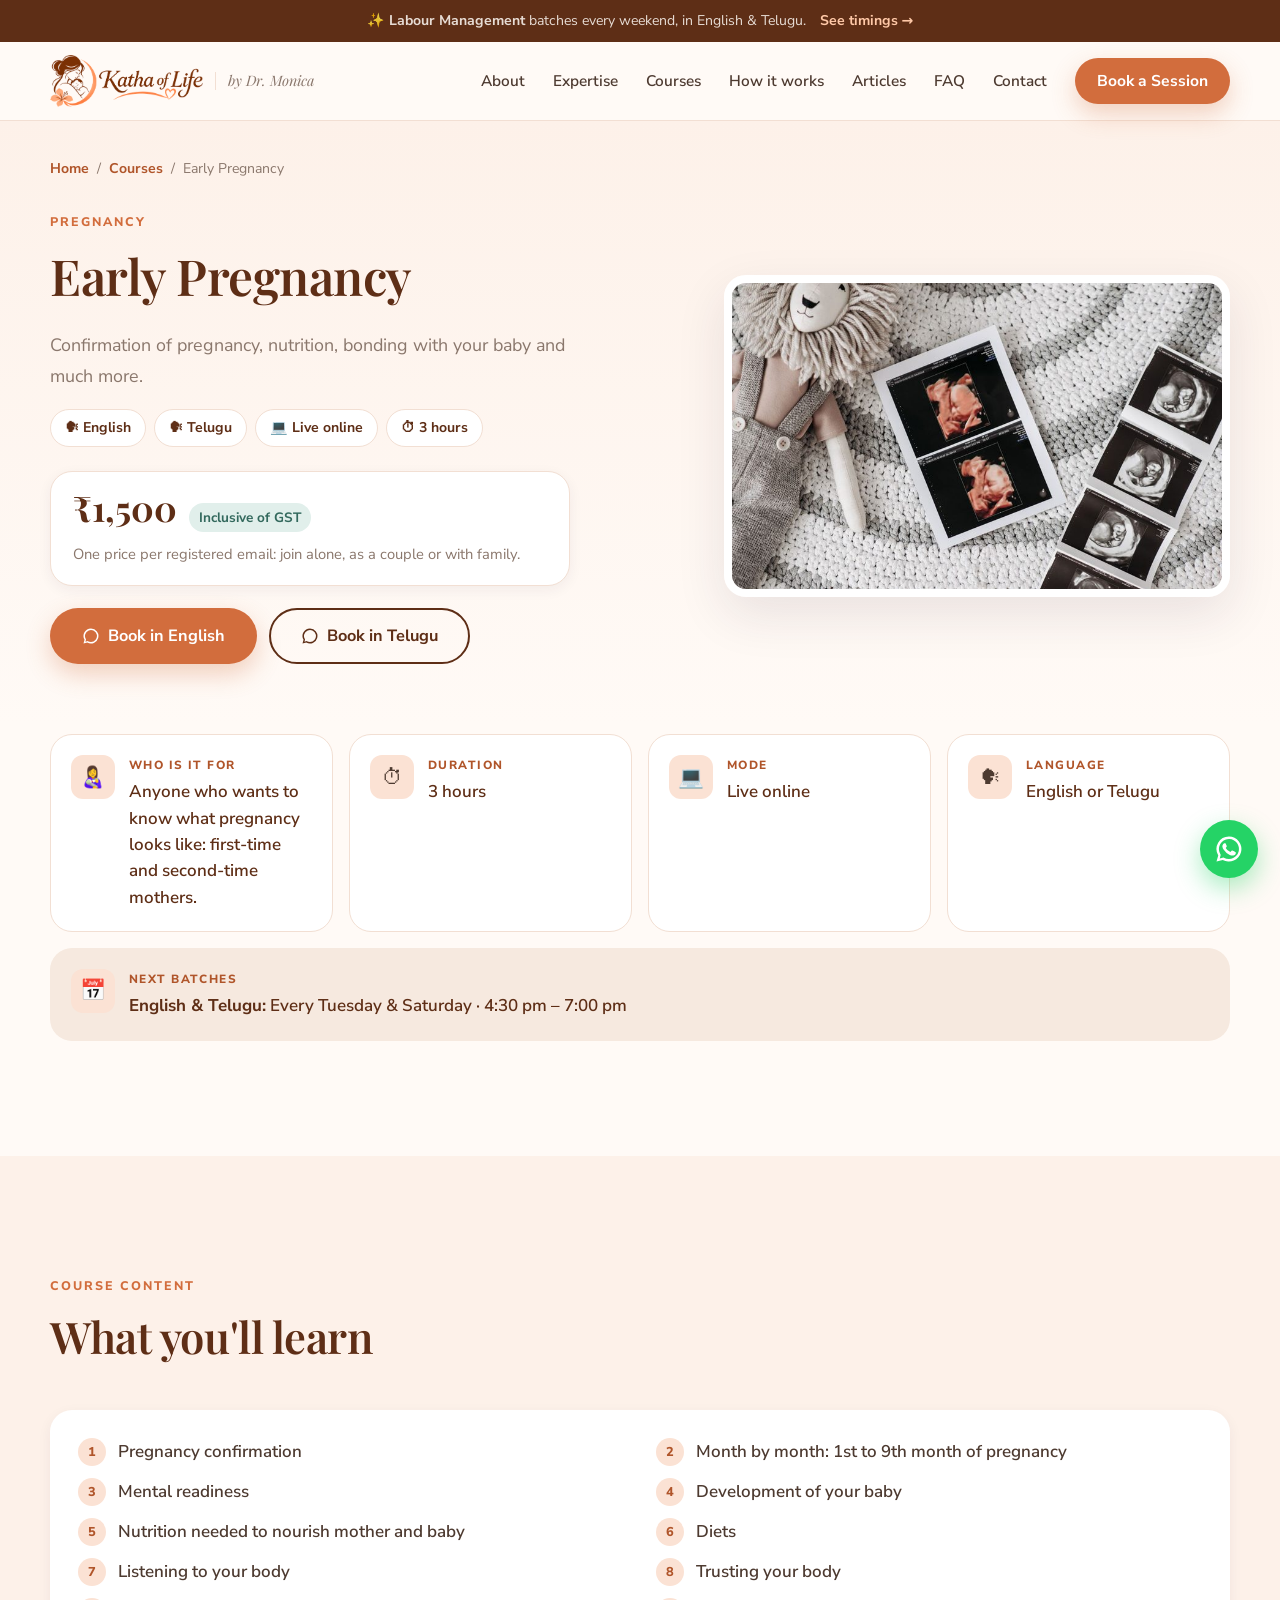
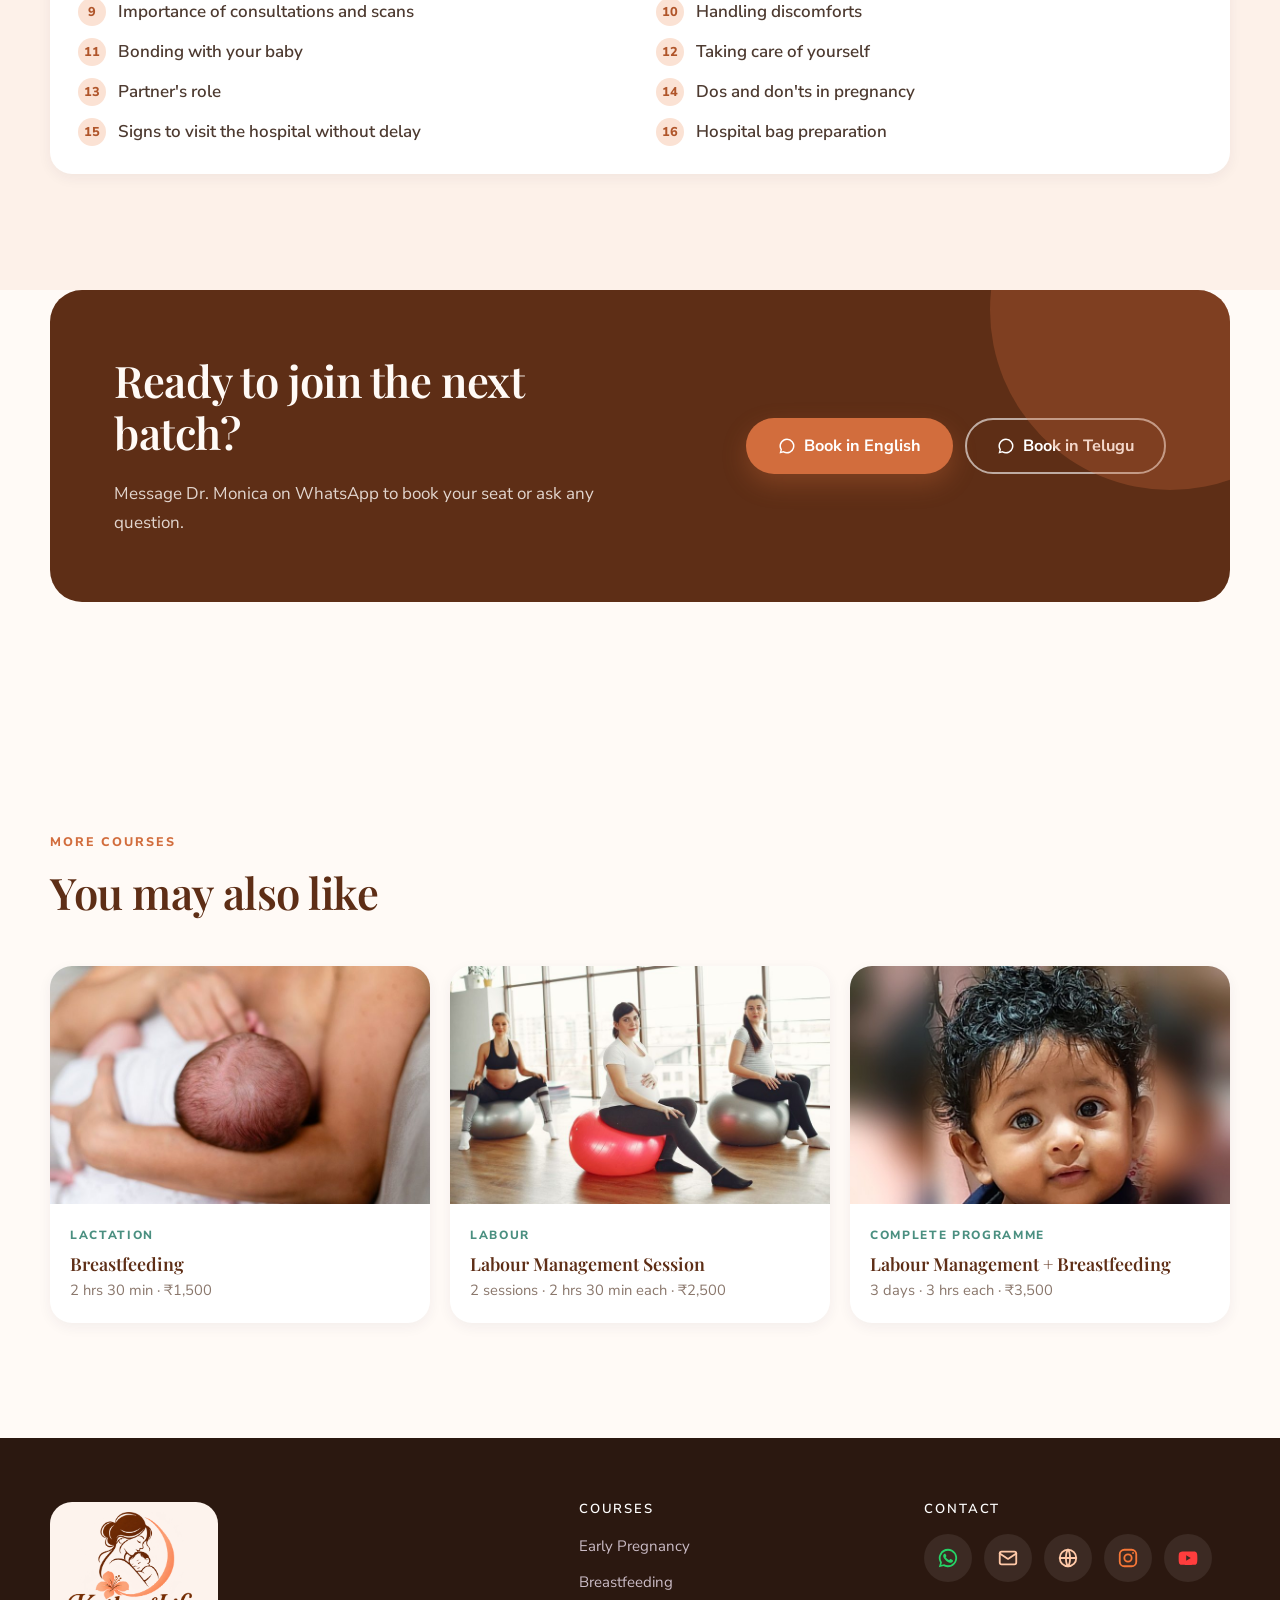
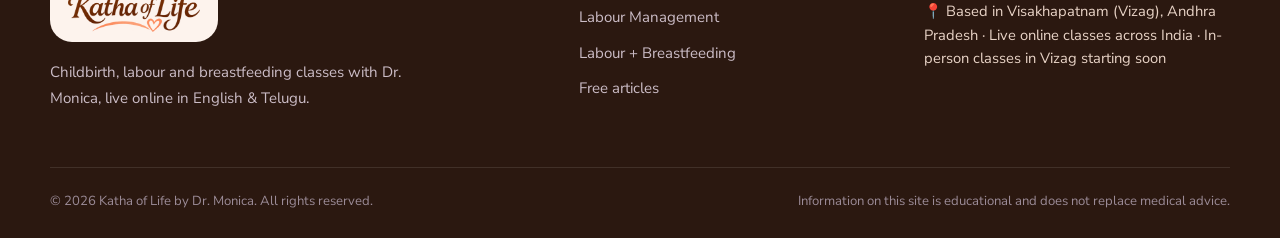
<file: course-early-pregnancy.html>
<!doctype html>
<html lang="en" data-theme="peach">
<head>
  <meta charset="utf-8">
  <meta name="viewport" content="width=device-width, initial-scale=1">
  <title>Early Pregnancy Class Online (English &amp; Telugu) | Katha of Life</title>
  <meta name="description" content="Early Pregnancy by Dr. Monica: Confirmation of pregnancy, nutrition, bonding with your baby and much more. 3 hours, Live online, English &amp; Telugu. ₹1,500 incl. GST.">
  <link rel="canonical" id="canonical" href="https://kathaoflife.in/course-early-pregnancy.html">
  <meta name="robots" content="index, follow, max-image-preview:large">
  <meta property="og:locale" content="en_IN">
  <!-- Link preview when shared on WhatsApp / Facebook / Instagram -->
  <meta property="og:type" content="website">
  <meta property="og:site_name" content="Katha of Life by Dr. Monica">
  <meta property="og:url" content="https://kathaoflife.in/course-early-pregnancy.html">
  <meta property="og:title" content="Early Pregnancy Class Online (English &amp; Telugu) | Katha of Life">
  <meta property="og:description" content="Early Pregnancy by Dr. Monica: Confirmation of pregnancy, nutrition, bonding with your baby and much more. 3 hours, Live online, English &amp; Telugu. ₹1,500 incl. GST.">
  <meta property="og:image" content="https://kathaoflife.in/images/courses/early-pregnancy.jpg">
  <meta name="twitter:card" content="summary_large_image">
  <link rel="preconnect" href="https://fonts.googleapis.com">
  <link rel="preconnect" href="https://fonts.gstatic.com" crossorigin>
  <link href="https://fonts.googleapis.com/css2?family=Playfair+Display:ital,wght@0,500;0,600;0,700;1,500&family=Nunito+Sans:wght@400;600;700;800&display=swap" rel="stylesheet">
  <link rel="icon" href="/favicon.ico" sizes="48x48">
  <link rel="icon" type="image/png" href="images/logo/favicon-64.png">
  <link rel="icon" type="image/png" sizes="192x192" href="images/logo/icon-192.png">
  <link rel="apple-touch-icon" href="images/logo/apple-touch-icon.png">
  <link rel="stylesheet" href="styles.css">
  <script type="application/ld+json" data-prerendered>{"@context":"https://schema.org","@graph":[{"@type":"Course","@id":"https://kathaoflife.in/course-early-pregnancy.html#course","name":"Early Pregnancy","description":"Confirmation of pregnancy, nutrition, bonding with your baby and much more.","url":"https://kathaoflife.in/course-early-pregnancy.html","image":"https://kathaoflife.in/images/courses/early-pregnancy.jpg","inLanguage":["en","te"],"audience":{"@type":"Audience","audienceType":"Anyone who wants to know what pregnancy looks like: first-time and second-time mothers."},"teaches":["Pregnancy confirmation","Month by month: 1st to 9th month of pregnancy","Mental readiness","Development of your baby","Nutrition needed to nourish mother and baby","Diets","Listening to your body","Trusting your body","Importance of consultations and scans","Handling discomforts","Bonding with your baby","Taking care of yourself","Partner's role","Dos and don'ts in pregnancy","Signs to visit the hospital without delay","Hospital bag preparation"],"provider":{"@type":"EducationalOrganization","name":"Katha of Life","url":"https://kathaoflife.in/"},"offers":{"@type":"Offer","category":"Paid","price":1500,"priceCurrency":"INR","availability":"https://schema.org/InStock","url":"https://kathaoflife.in/course-early-pregnancy.html"},"hasCourseInstance":{"@type":"CourseInstance","courseMode":"online","courseWorkload":"PT3H","inLanguage":["en","te"],"instructor":{"@type":"Person","name":"Dr. Monica","jobTitle":"Certified Childbirth Educator (CCCE) and Advanced Lactation Professional (ACLP)"}}},{"@type":"BreadcrumbList","itemListElement":[{"@type":"ListItem","position":1,"name":"Home","item":"https://kathaoflife.in/"},{"@type":"ListItem","position":2,"name":"Courses","item":"https://kathaoflife.in/#courses"},{"@type":"ListItem","position":3,"name":"Early Pregnancy","item":"https://kathaoflife.in/course-early-pregnancy.html"}]}]}</script>
</head>
<body data-course="early-pregnancy">

  <!-- ================= TOP BAR ================= -->
  <div class="topbar">
    <div class="container topbar__inner">
      <p>✨ <strong>Labour Management</strong> batches every weekend, in English &amp; Telugu.</p>
      <a href="course-labour-management.html">See timings &rarr;</a>
    </div>
  </div>

  <!-- ================= HEADER ================= -->
  <header class="header" id="top">
    <div class="container header__inner">
      <a href="index.html#top" class="brand" aria-label="Katha of Life home">
        <img src="images/logo/logo-horizontal.png" alt="Katha of Life" class="brand__logo" width="441" height="150">
        <span class="brand__by">by Dr. Monica</span>
      </a>

      <nav class="nav" id="nav" aria-label="Main">
        <a href="index.html#about">About</a>
        <a href="index.html#expertise">Expertise</a>
        <a href="index.html#courses">Courses</a>
        <a href="index.html#journey">How it works</a>
        <a href="articles.html">Articles</a>
        <a href="faq.html">FAQ</a>
        <a href="index.html#contact">Contact</a>
        <a href="index.html#courses" class="btn btn--primary nav__cta">Book a Session</a>
      </nav>

      <button class="menu-btn" aria-label="Open menu" aria-expanded="false" aria-controls="nav">
        <span></span><span></span><span></span>
      </button>
    </div>
  </header>

  <main id="course-page">
    <!-- Filled by course.js from the COURSES list in courses.js -->
    <section class="cd-hero">
      <div class="container">
        <nav class="crumbs" aria-label="Breadcrumb"><a href="index.html">Home</a><span>/</span><a href="index.html#courses">Courses</a><span>/</span><span id="cd-crumb">Early Pregnancy</span></nav>
        <div class="cd-hero__inner">
          <div class="cd-hero__text">
            <p class="eyebrow" id="cd-stage">Pregnancy</p>
            <h1 id="cd-title">Early Pregnancy</h1>
            <p class="cd-lead" id="cd-short">Confirmation of pregnancy, nutrition, bonding with your baby and much more.</p>
            <div class="cd-langs" id="cd-langs"><span class="cd-chip">🗣 English</span><span class="cd-chip">🗣 Telugu</span><span class="cd-chip">💻 Live online</span><span class="cd-chip">⏱ 3 hours</span></div>
            <div class="cd-price">
              <div><span class="cd-price__amount" id="cd-price">₹1,500</span><span class="cd-price__note" id="cd-price-note">Inclusive of GST</span></div>
              <p class="cd-price__per" id="cd-per">One price per registered email: join alone, as a couple or with family.</p>
            </div>
            <div class="cd-actions" id="cd-actions">
    <a class="btn btn--primary btn--lg " target="_blank" rel="noopener"
       href="https://wa.me/919494078423?text=Hi%20Dr.%20Monica%2C%20I'd%20like%20to%20book%20%22Early%20Pregnancy%22%20in%20English.%20Please%20share%20the%20next%20batch%20details.">
      <svg viewBox="0 0 24 24" aria-hidden="true"><path fill="currentColor" d="M12 2a10 10 0 00-8.6 15.1L2 22l5-1.3A10 10 0 1012 2zm0 18a8 8 0 01-4.1-1.1l-.3-.2-3 .8.8-2.9-.2-.3A8 8 0 1112 20z"/></svg> Book in English
    </a>
    <a class="btn btn--ghost btn--lg " target="_blank" rel="noopener"
       href="https://wa.me/919494078423?text=Hi%20Dr.%20Monica%2C%20I'd%20like%20to%20book%20%22Early%20Pregnancy%22%20in%20Telugu.%20Please%20share%20the%20next%20batch%20details.">
      <svg viewBox="0 0 24 24" aria-hidden="true"><path fill="currentColor" d="M12 2a10 10 0 00-8.6 15.1L2 22l5-1.3A10 10 0 1012 2zm0 18a8 8 0 01-4.1-1.1l-.3-.2-3 .8.8-2.9-.2-.3A8 8 0 1112 20z"/></svg> Book in Telugu
    </a></div>
          </div>
          <div class="cd-hero__media"><img id="cd-img" src="images/courses/early-pregnancy.jpg" alt="Early Pregnancy" width="800" height="500"></div>
        </div>
      </div>
    </section>

    <section class="section cd-info">
      <div class="container">
        <div class="cd-facts" id="cd-facts">
    <div class="cd-fact">
      <span class="cd-fact__icon" aria-hidden="true">👩‍🍼</span>
      <div><p class="cd-fact__label">Who is it for</p><p class="cd-fact__value">Anyone who wants to know what pregnancy looks like: first-time and second-time mothers.</p></div>
    </div>
    <div class="cd-fact">
      <span class="cd-fact__icon" aria-hidden="true">⏱</span>
      <div><p class="cd-fact__label">Duration</p><p class="cd-fact__value">3 hours</p></div>
    </div>
    <div class="cd-fact">
      <span class="cd-fact__icon" aria-hidden="true">💻</span>
      <div><p class="cd-fact__label">Mode</p><p class="cd-fact__value">Live online</p></div>
    </div>
    <div class="cd-fact">
      <span class="cd-fact__icon" aria-hidden="true">🗣</span>
      <div><p class="cd-fact__label">Language</p><p class="cd-fact__value">English or Telugu</p></div>
    </div>
    <div class="cd-fact cd-fact--wide">
      <span class="cd-fact__icon" aria-hidden="true">📅</span>
      <div><p class="cd-fact__label">Next batches</p><p class="cd-fact__value"><strong>English & Telugu:</strong> Every Tuesday & Saturday · 4:30 pm – 7:00 pm</p></div>
    </div></div>
      </div>
    </section>

    <section class="section cd-learn">
      <div class="container">
        <div class="section__head">
          <p class="eyebrow">Course content</p>
          <h2>What you'll learn</h2>
        </div>
        <div class="cd-days cd-days--single" id="cd-days">
    <article class="cd-day">
      
      <ol class="cd-list"><li>Pregnancy confirmation</li><li>Month by month: 1st to 9th month of pregnancy</li><li>Mental readiness</li><li>Development of your baby</li><li>Nutrition needed to nourish mother and baby</li><li>Diets</li><li>Listening to your body</li><li>Trusting your body</li><li>Importance of consultations and scans</li><li>Handling discomforts</li><li>Bonding with your baby</li><li>Taking care of yourself</li><li>Partner's role</li><li>Dos and don'ts in pregnancy</li><li>Signs to visit the hospital without delay</li><li>Hospital bag preparation</li></ol>
    </article></div>
      </div>
    </section>

    <section class="cta">
      <div class="container cta__inner">
        <div>
          <h2>Ready to join the next batch?</h2>
          <p>Message Dr. Monica on WhatsApp to book your seat or ask any question.</p>
        </div>
        <div class="cd-cta-actions" id="cd-cta-actions">
    <a class="btn btn--primary btn--lg btn--on-dark" target="_blank" rel="noopener"
       href="https://wa.me/919494078423?text=Hi%20Dr.%20Monica%2C%20I'd%20like%20to%20book%20%22Early%20Pregnancy%22%20in%20English.%20Please%20share%20the%20next%20batch%20details.">
      <svg viewBox="0 0 24 24" aria-hidden="true"><path fill="currentColor" d="M12 2a10 10 0 00-8.6 15.1L2 22l5-1.3A10 10 0 1012 2zm0 18a8 8 0 01-4.1-1.1l-.3-.2-3 .8.8-2.9-.2-.3A8 8 0 1112 20z"/></svg> Book in English
    </a>
    <a class="btn btn--ghost btn--lg btn--on-dark" target="_blank" rel="noopener"
       href="https://wa.me/919494078423?text=Hi%20Dr.%20Monica%2C%20I'd%20like%20to%20book%20%22Early%20Pregnancy%22%20in%20Telugu.%20Please%20share%20the%20next%20batch%20details.">
      <svg viewBox="0 0 24 24" aria-hidden="true"><path fill="currentColor" d="M12 2a10 10 0 00-8.6 15.1L2 22l5-1.3A10 10 0 1012 2zm0 18a8 8 0 01-4.1-1.1l-.3-.2-3 .8.8-2.9-.2-.3A8 8 0 1112 20z"/></svg> Book in Telugu
    </a></div>
      </div>
    </section>

    <section class="section cd-more">
      <div class="container">
        <div class="section__head"><p class="eyebrow">More courses</p><h2>You may also like</h2></div>
        <div class="cd-more__grid" id="cd-more">
    <a class="cd-mini" href="course-breastfeeding.html">
      <img src="images/courses/breastfeeding.jpg" alt="" loading="lazy" width="800" height="500">
      <div>
        <span class="course__stage">Lactation</span>
        <h3>Breastfeeding</h3>
        <p>2 hrs 30 min · ₹1,500</p>
      </div>
    </a>
    <a class="cd-mini" href="course-labour-management.html">
      <img src="images/courses/labour-management.jpg" alt="" loading="lazy" width="800" height="500">
      <div>
        <span class="course__stage">Labour</span>
        <h3>Labour Management Session</h3>
        <p>2 sessions · 2 hrs 30 min each · ₹2,500</p>
      </div>
    </a>
    <a class="cd-mini" href="course-labour-and-breastfeeding.html">
      <img src="images/courses/labour-and-breastfeeding.jpg" alt="" loading="lazy" width="800" height="500">
      <div>
        <span class="course__stage">Complete programme</span>
        <h3>Labour Management + Breastfeeding</h3>
        <p>3 days · 3 hrs each · ₹3,500</p>
      </div>
    </a></div>
      </div>
    </section>
  </main>

  <!-- ================= FOOTER ================= -->
  <footer class="footer">
    <div class="container footer__grid">
      <div>
        <a href="index.html#top" class="brand brand--light">
          <span class="footer__logo"><img src="images/logo/logo-main.png" alt="Katha of Life" width="400" height="365" loading="lazy"></span>
        </a>
        <p class="footer__about">Childbirth, labour and breastfeeding classes with Dr. Monica, live online in English &amp; Telugu.</p>
      </div>
      <div>
        <h4>Courses</h4>
        <a href="course-early-pregnancy.html">Early Pregnancy</a>
        <a href="course-breastfeeding.html">Breastfeeding</a>
        <a href="course-labour-management.html">Labour Management</a>
        <a href="course-labour-and-breastfeeding.html">Labour + Breastfeeding</a>
        <a href="articles.html">Free articles</a>
      </div>
      <div>
        <h4>Contact</h4>
        <div class="contact-icons">
        <a href="#" aria-label="WhatsApp" title="WhatsApp" class="js-whatsapp contact-link contact-link--wa" data-msg="Hi Dr. Monica!"><svg class="ci" viewBox="0 0 24 24" aria-hidden="true"><path fill="currentColor" d="M12 2a10 10 0 00-8.6 15.1L2 22l5-1.3A10 10 0 1012 2zm0 18a8 8 0 01-4.1-1.1l-.3-.2-3 .8.8-2.9-.2-.3A8 8 0 1112 20zm4.4-6c-.2-.1-1.4-.7-1.7-.8s-.4-.1-.6.1-.6.8-.8.9-.3.2-.5 0a6.6 6.6 0 01-3.3-2.9c-.2-.4.2-.4.7-1.3.1-.2 0-.3 0-.4l-.8-1.8c-.2-.5-.4-.4-.6-.4h-.5a1 1 0 00-.7.3 3 3 0 00-.9 2.2 5.2 5.2 0 001.1 2.7 11.9 11.9 0 004.5 4c1.7.7 2.3.8 3.2.6a2.7 2.7 0 001.8-1.3 2.2 2.2 0 00.1-1.3c0-.1-.2-.2-.5-.3z"/></svg><span class="sr-only">+91 94940 78423</span></a>
        <a href="mailto:thekathaofyours.7@gmail.com" aria-label="Email" title="Email" class="contact-link contact-link--mail"><svg class="ci" viewBox="0 0 24 24" aria-hidden="true" fill="none" stroke="currentColor" stroke-width="2" stroke-linecap="round" stroke-linejoin="round"><rect x="3" y="5" width="18" height="14" rx="2"/><path d="M3 7l9 6 9-6"/></svg><span class="sr-only">thekathaofyours.7@gmail.com</span></a>
        <a href="https://kathaoflife.in/" aria-label="Website" title="Website" class="contact-link contact-link--web"><svg class="ci" viewBox="0 0 24 24" aria-hidden="true" fill="none" stroke="currentColor" stroke-width="2" stroke-linecap="round"><circle cx="12" cy="12" r="9"/><path d="M3 12h18M12 3c3 3.5 3 14.5 0 18M12 3c-3 3.5-3 14.5 0 18"/></svg><span class="sr-only">kathaoflife.in</span></a>
        <a href="https://www.instagram.com/thekatha_of_life/" target="_blank" rel="noopener" aria-label="Instagram" title="Instagram" class="contact-link contact-link--ig"><svg class="ci" viewBox="0 0 24 24" aria-hidden="true" fill="none" stroke="currentColor" stroke-width="2"><rect x="3" y="3" width="18" height="18" rx="5"/><circle cx="12" cy="12" r="4"/><circle cx="17.5" cy="6.5" r="1" fill="currentColor" stroke="none"/></svg><span class="sr-only">@thekatha_of_life</span></a>
        <a href="https://www.youtube.com/@thekathaoflife" target="_blank" rel="noopener" aria-label="YouTube" title="YouTube" class="contact-link contact-link--yt"><svg class="ci" viewBox="0 0 24 24" aria-hidden="true"><path fill="currentColor" d="M22 8s-.2-1.5-.8-2.1c-.8-.8-1.6-.8-2-.9C16.4 5 12 5 12 5s-4.4 0-7.2.2c-.4 0-1.2.1-2 .9C2.2 6.5 2 8 2 8s-.2 1.7-.2 3.4v1.6c0 1.7.2 3.4.2 3.4s.2 1.5.8 2.1c.8.8 1.8.8 2.2.9 1.6.1 7 .2 7 .2s4.4 0 7.2-.2c.4-.1 1.2-.1 2-.9.6-.6.8-2.1.8-2.1s.2-1.7.2-3.4v-1.6C22.2 9.7 22 8 22 8zM10 15V9l5 3-5 3z"/></svg><span class="sr-only">@thekathaoflife</span></a>
        </div>
        <p class="footer__loc">📍 Based in Visakhapatnam (Vizag), Andhra Pradesh · Live online classes across India · In-person classes in Vizag starting soon</p>
      </div>
    </div>
    <div class="container footer__bottom">
      <p>© <span id="year">2026</span> Katha of Life by Dr. Monica. All rights reserved.</p>
      <p>Information on this site is educational and does not replace medical advice.</p>
    </div>
  </footer>

  <!-- WhatsApp floating button -->
  <a href="#" class="wa-float js-whatsapp" data-msg="Hi Dr. Monica!" aria-label="Chat on WhatsApp">
    <svg viewBox="0 0 24 24" aria-hidden="true"><path d="M12 2a10 10 0 00-8.6 15.1L2 22l5-1.3A10 10 0 1012 2zm0 18a8 8 0 01-4.1-1.1l-.3-.2-3 .8.8-2.9-.2-.3A8 8 0 1112 20zm4.4-6c-.2-.1-1.4-.7-1.7-.8s-.4-.1-.6.1-.6.8-.8.9-.3.2-.5 0a6.6 6.6 0 01-3.3-2.9c-.2-.4.2-.4.7-1.3.1-.2 0-.3 0-.4l-.8-1.8c-.2-.5-.4-.4-.6-.4h-.5a1 1 0 00-.7.3 3 3 0 00-.9 2.2 5.2 5.2 0 001.1 2.7 11.9 11.9 0 004.5 4c1.7.7 2.3.8 3.2.6a2.7 2.7 0 001.8-1.3 2.2 2.2 0 00.1-1.3c0-.1-.2-.2-.5-.3z"/></svg>
  </a>

  <script src="courses.js"></script>
  <script src="course.js"></script>
</body>
</html>
</file>
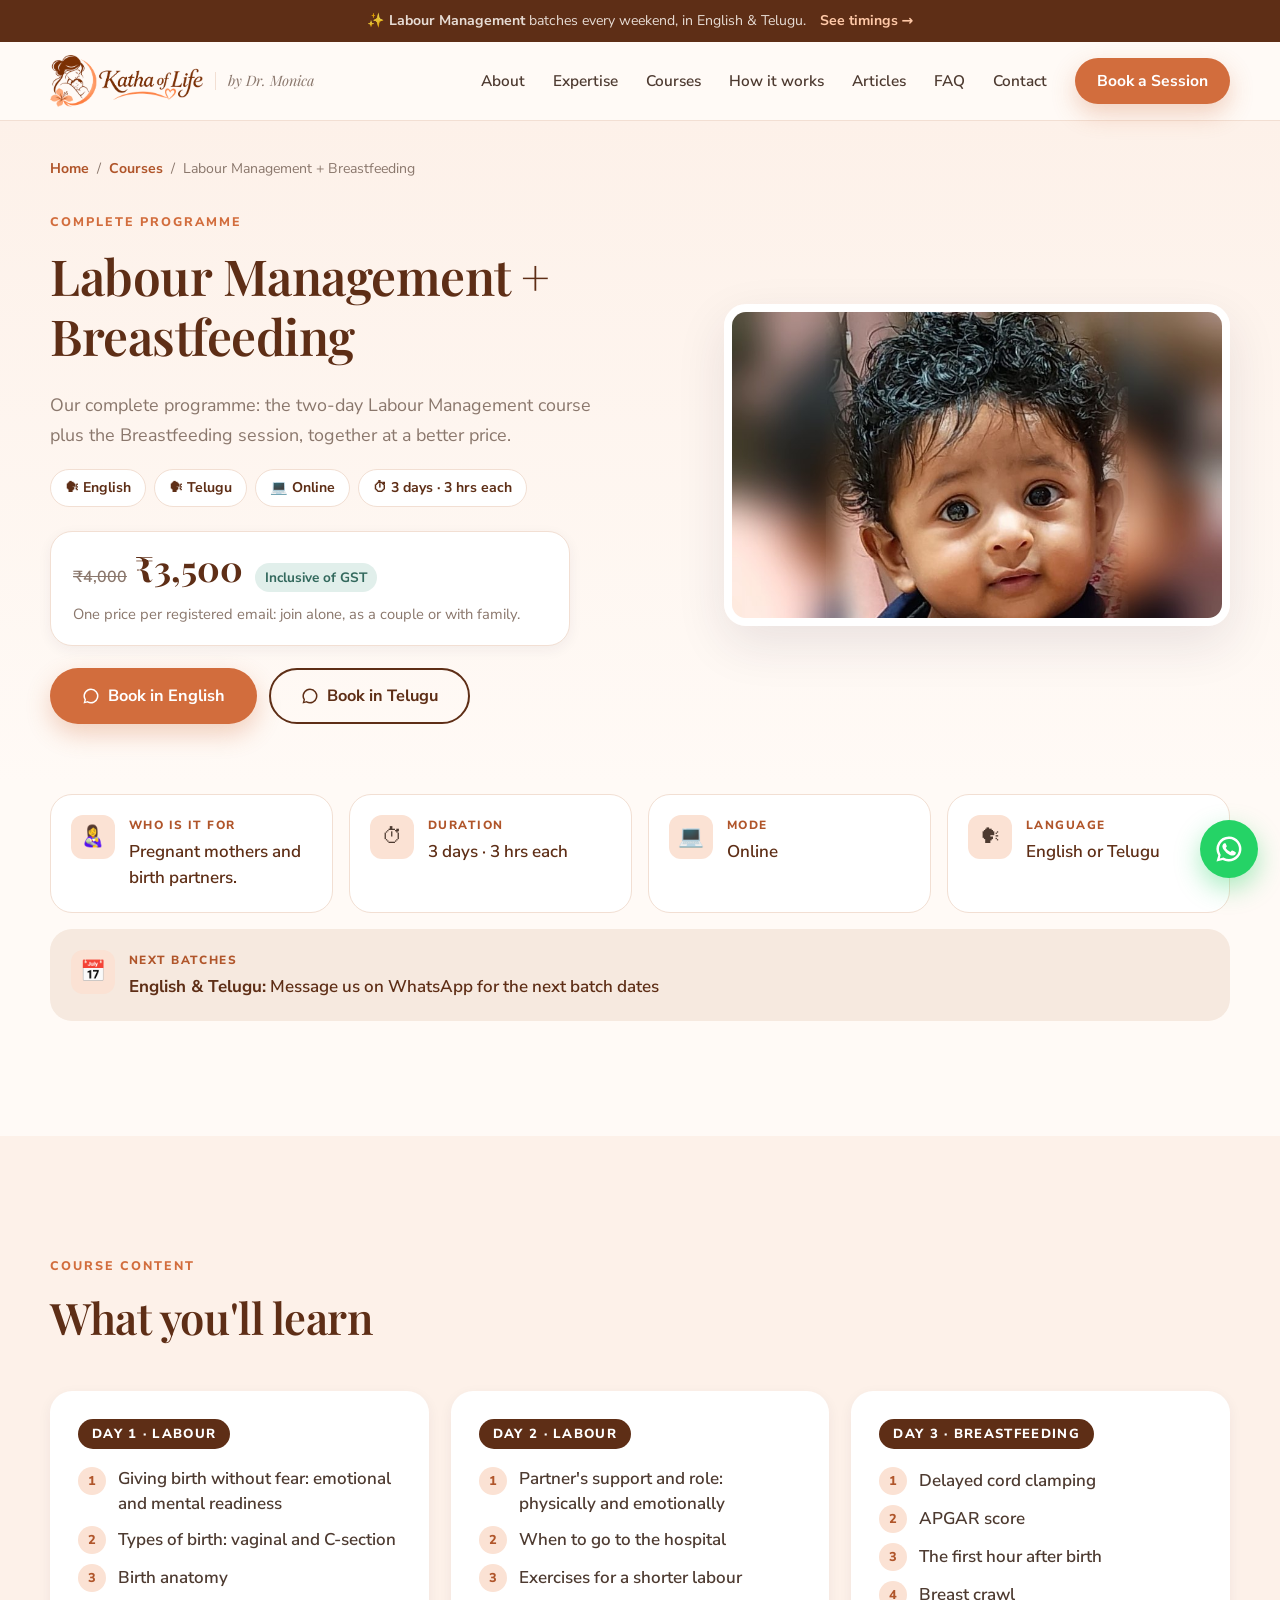
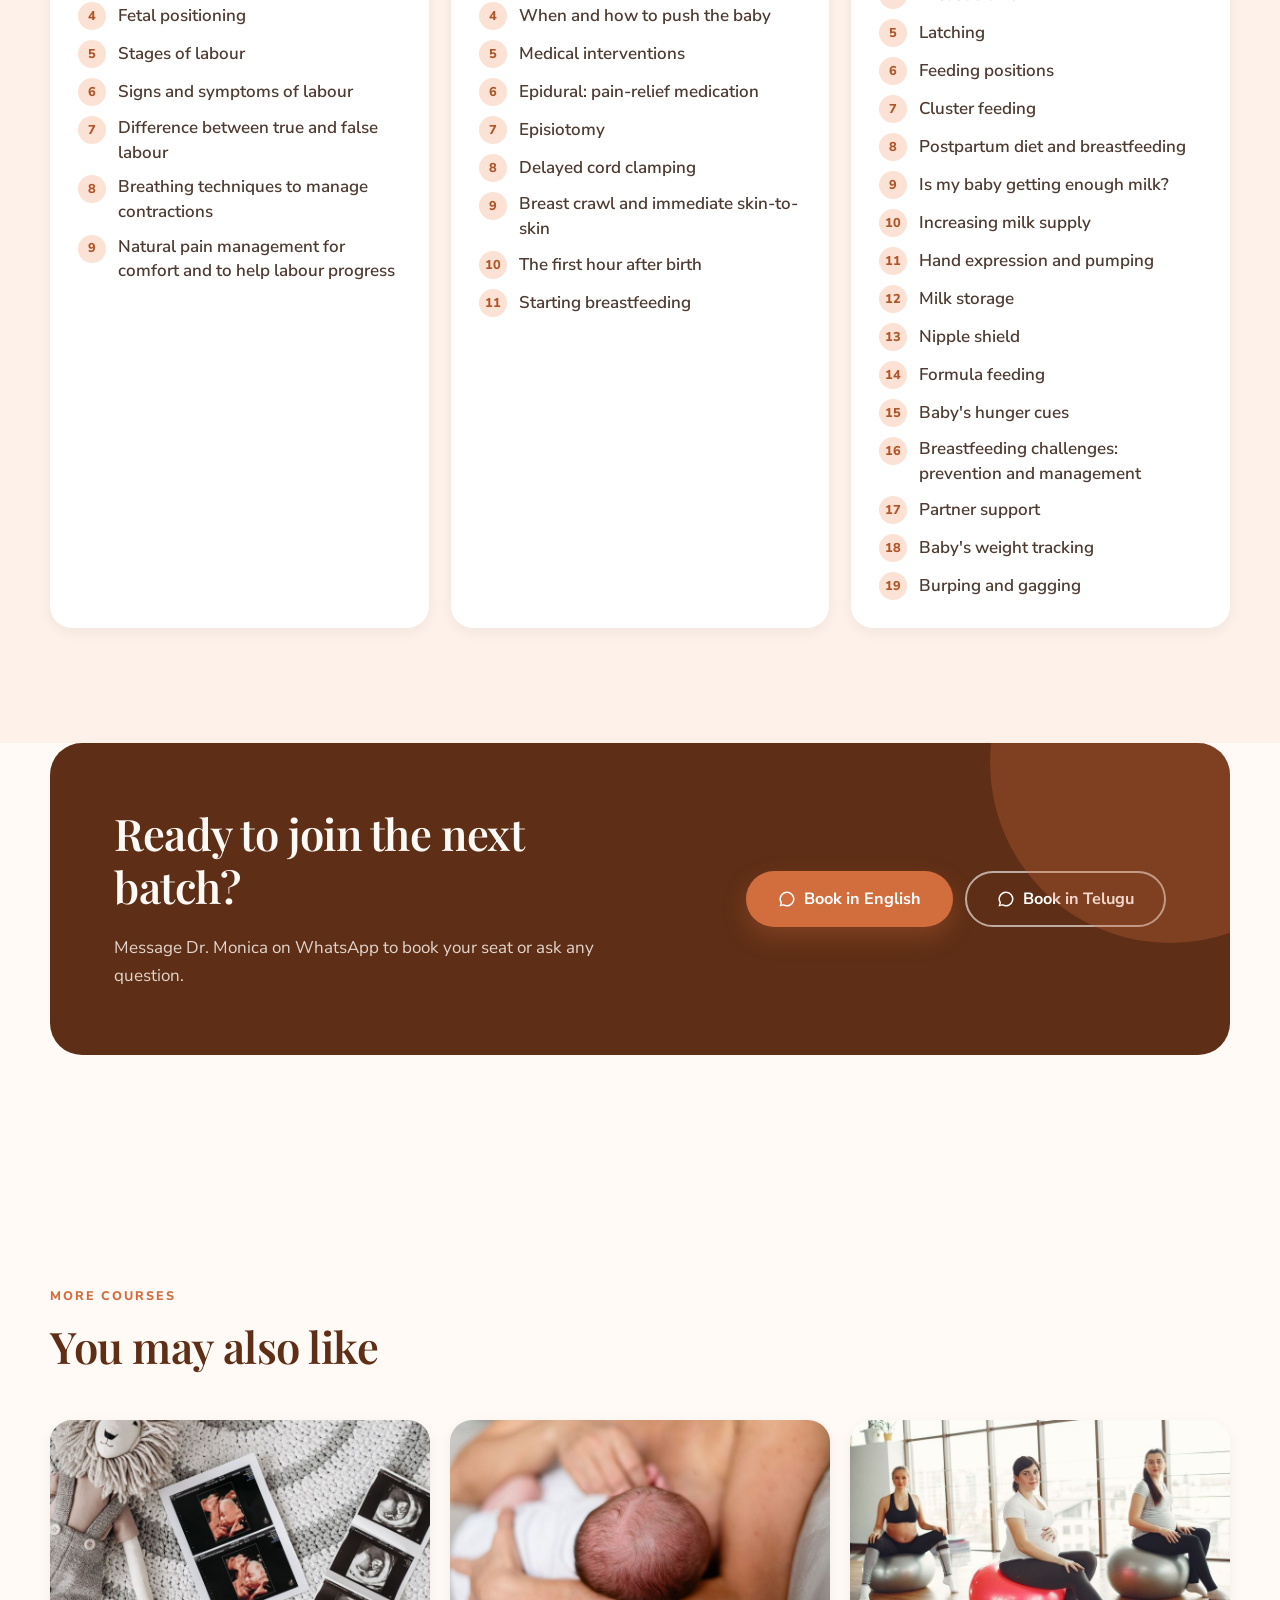
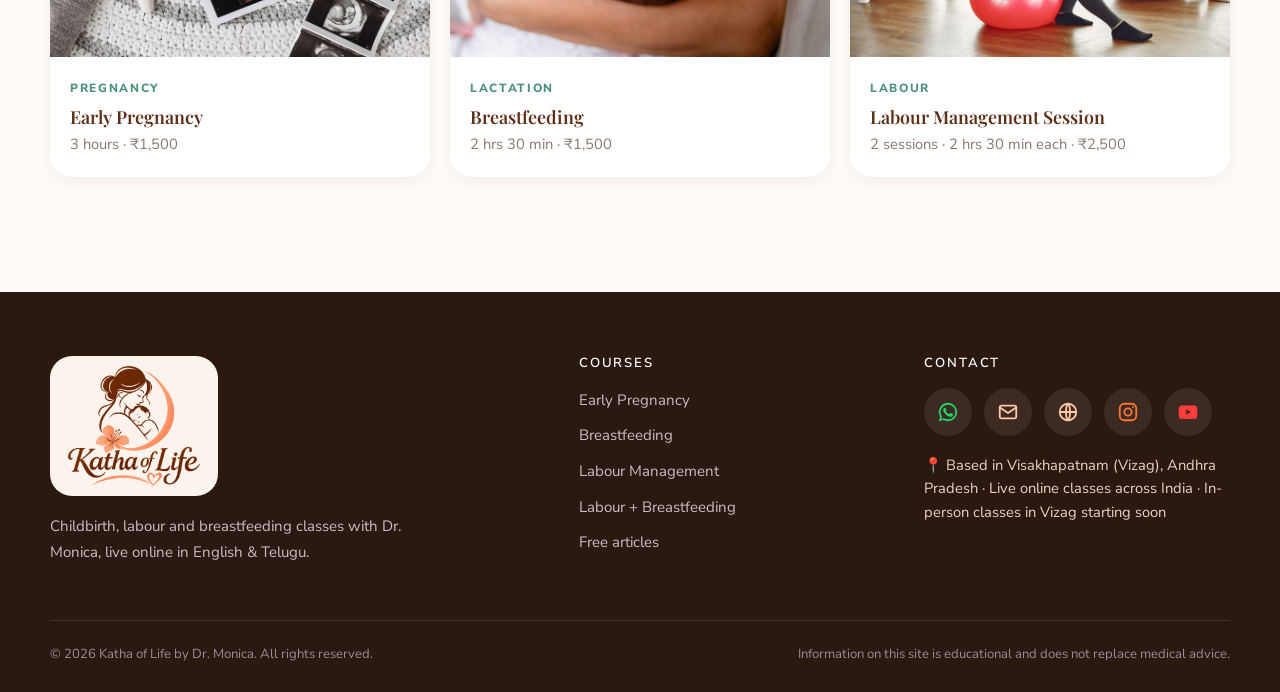
<file: course-labour-and-breastfeeding.html>
<!doctype html>
<html lang="en" data-theme="peach">
<head>
  <meta charset="utf-8">
  <meta name="viewport" content="width=device-width, initial-scale=1">
  <title>Labour Management + Breastfeeding Class Online (English &amp; Telugu) | Katha of Life</title>
  <meta name="description" content="Labour Management + Breastfeeding by Dr. Monica: Our complete programme: the two-day Labour Management course plus the Breastfeeding session, together at a better price. 3 days · 3 hrs each, Online, English &amp; Telugu. ₹3,500 incl. GST.">
  <link rel="canonical" id="canonical" href="https://kathaoflife.in/course-labour-and-breastfeeding.html">
  <meta name="robots" content="index, follow, max-image-preview:large">
  <meta property="og:locale" content="en_IN">
  <!-- Link preview when shared on WhatsApp / Facebook / Instagram -->
  <meta property="og:type" content="website">
  <meta property="og:site_name" content="Katha of Life by Dr. Monica">
  <meta property="og:url" content="https://kathaoflife.in/course-labour-and-breastfeeding.html">
  <meta property="og:title" content="Labour Management + Breastfeeding Class Online (English &amp; Telugu) | Katha of Life">
  <meta property="og:description" content="Labour Management + Breastfeeding by Dr. Monica: Our complete programme: the two-day Labour Management course plus the Breastfeeding session, together at a better price. 3 days · 3 hrs each, Online, English &amp; Telugu. ₹3,500 incl. GST.">
  <meta property="og:image" content="https://kathaoflife.in/images/courses/labour-and-breastfeeding.jpg">
  <meta name="twitter:card" content="summary_large_image">
  <link rel="preconnect" href="https://fonts.googleapis.com">
  <link rel="preconnect" href="https://fonts.gstatic.com" crossorigin>
  <link href="https://fonts.googleapis.com/css2?family=Playfair+Display:ital,wght@0,500;0,600;0,700;1,500&family=Nunito+Sans:wght@400;600;700;800&display=swap" rel="stylesheet">
  <link rel="icon" href="/favicon.ico" sizes="48x48">
  <link rel="icon" type="image/png" href="images/logo/favicon-64.png">
  <link rel="icon" type="image/png" sizes="192x192" href="images/logo/icon-192.png">
  <link rel="apple-touch-icon" href="images/logo/apple-touch-icon.png">
  <link rel="stylesheet" href="styles.css">
  <script type="application/ld+json" data-prerendered>{"@context":"https://schema.org","@graph":[{"@type":"Course","@id":"https://kathaoflife.in/course-labour-and-breastfeeding.html#course","name":"Labour Management + Breastfeeding","description":"Our complete programme: the two-day Labour Management course plus the Breastfeeding session, together at a better price.","url":"https://kathaoflife.in/course-labour-and-breastfeeding.html","image":"https://kathaoflife.in/images/courses/labour-and-breastfeeding.jpg","inLanguage":["en","te"],"audience":{"@type":"Audience","audienceType":"Pregnant mothers and birth partners."},"teaches":["Giving birth without fear: emotional and mental readiness","Types of birth: vaginal and C-section","Birth anatomy","Fetal positioning","Stages of labour","Signs and symptoms of labour","Difference between true and false labour","Breathing techniques to manage contractions","Natural pain management for comfort and to help labour progress","Partner's support and role: physically and emotionally","When to go to the hospital","Exercises for a shorter labour","When and how to push the baby","Medical interventions","Epidural: pain-relief medication","Episiotomy","Delayed cord clamping","Breast crawl and immediate skin-to-skin","The first hour after birth","Starting breastfeeding","Delayed cord clamping","APGAR score","The first hour after birth","Breast crawl","Latching","Feeding positions","Cluster feeding","Postpartum diet and breastfeeding","Is my baby getting enough milk?","Increasing milk supply","Hand expression and pumping","Milk storage","Nipple shield","Formula feeding","Baby's hunger cues","Breastfeeding challenges: prevention and management","Partner support","Baby's weight tracking","Burping and gagging"],"provider":{"@type":"EducationalOrganization","name":"Katha of Life","url":"https://kathaoflife.in/"},"offers":{"@type":"Offer","category":"Paid","price":3500,"priceCurrency":"INR","availability":"https://schema.org/InStock","url":"https://kathaoflife.in/course-labour-and-breastfeeding.html"},"hasCourseInstance":{"@type":"CourseInstance","courseMode":"online","courseWorkload":"PT9H","inLanguage":["en","te"],"instructor":{"@type":"Person","name":"Dr. Monica","jobTitle":"Certified Childbirth Educator (CCCE) and Advanced Lactation Professional (ACLP)"}}},{"@type":"BreadcrumbList","itemListElement":[{"@type":"ListItem","position":1,"name":"Home","item":"https://kathaoflife.in/"},{"@type":"ListItem","position":2,"name":"Courses","item":"https://kathaoflife.in/#courses"},{"@type":"ListItem","position":3,"name":"Labour Management + Breastfeeding","item":"https://kathaoflife.in/course-labour-and-breastfeeding.html"}]}]}</script>
</head>
<body data-course="labour-and-breastfeeding">

  <!-- ================= TOP BAR ================= -->
  <div class="topbar">
    <div class="container topbar__inner">
      <p>✨ <strong>Labour Management</strong> batches every weekend, in English &amp; Telugu.</p>
      <a href="course-labour-management.html">See timings &rarr;</a>
    </div>
  </div>

  <!-- ================= HEADER ================= -->
  <header class="header" id="top">
    <div class="container header__inner">
      <a href="index.html#top" class="brand" aria-label="Katha of Life home">
        <img src="images/logo/logo-horizontal.png" alt="Katha of Life" class="brand__logo" width="441" height="150">
        <span class="brand__by">by Dr. Monica</span>
      </a>

      <nav class="nav" id="nav" aria-label="Main">
        <a href="index.html#about">About</a>
        <a href="index.html#expertise">Expertise</a>
        <a href="index.html#courses">Courses</a>
        <a href="index.html#journey">How it works</a>
        <a href="articles.html">Articles</a>
        <a href="faq.html">FAQ</a>
        <a href="index.html#contact">Contact</a>
        <a href="index.html#courses" class="btn btn--primary nav__cta">Book a Session</a>
      </nav>

      <button class="menu-btn" aria-label="Open menu" aria-expanded="false" aria-controls="nav">
        <span></span><span></span><span></span>
      </button>
    </div>
  </header>

  <main id="course-page">
    <!-- Filled by course.js from the COURSES list in courses.js -->
    <section class="cd-hero">
      <div class="container">
        <nav class="crumbs" aria-label="Breadcrumb"><a href="index.html">Home</a><span>/</span><a href="index.html#courses">Courses</a><span>/</span><span id="cd-crumb">Labour Management + Breastfeeding</span></nav>
        <div class="cd-hero__inner">
          <div class="cd-hero__text">
            <p class="eyebrow" id="cd-stage">Complete programme</p>
            <h1 id="cd-title">Labour Management + Breastfeeding</h1>
            <p class="cd-lead" id="cd-short">Our complete programme: the two-day Labour Management course plus the Breastfeeding session, together at a better price.</p>
            <div class="cd-langs" id="cd-langs"><span class="cd-chip">🗣 English</span><span class="cd-chip">🗣 Telugu</span><span class="cd-chip">💻 Online</span><span class="cd-chip">⏱ 3 days · 3 hrs each</span></div>
            <div class="cd-price">
              <div><span class="cd-price__amount" id="cd-price"><s>₹4,000</s>₹3,500</span><span class="cd-price__note" id="cd-price-note">Inclusive of GST</span></div>
              <p class="cd-price__per" id="cd-per">One price per registered email: join alone, as a couple or with family.</p>
            </div>
            <div class="cd-actions" id="cd-actions">
    <a class="btn btn--primary btn--lg " target="_blank" rel="noopener"
       href="https://wa.me/919494078423?text=Hi%20Dr.%20Monica%2C%20I'd%20like%20to%20book%20%22Labour%20Management%20%2B%20Breastfeeding%22%20in%20English.%20Please%20share%20the%20next%20batch%20details.">
      <svg viewBox="0 0 24 24" aria-hidden="true"><path fill="currentColor" d="M12 2a10 10 0 00-8.6 15.1L2 22l5-1.3A10 10 0 1012 2zm0 18a8 8 0 01-4.1-1.1l-.3-.2-3 .8.8-2.9-.2-.3A8 8 0 1112 20z"/></svg> Book in English
    </a>
    <a class="btn btn--ghost btn--lg " target="_blank" rel="noopener"
       href="https://wa.me/919494078423?text=Hi%20Dr.%20Monica%2C%20I'd%20like%20to%20book%20%22Labour%20Management%20%2B%20Breastfeeding%22%20in%20Telugu.%20Please%20share%20the%20next%20batch%20details.">
      <svg viewBox="0 0 24 24" aria-hidden="true"><path fill="currentColor" d="M12 2a10 10 0 00-8.6 15.1L2 22l5-1.3A10 10 0 1012 2zm0 18a8 8 0 01-4.1-1.1l-.3-.2-3 .8.8-2.9-.2-.3A8 8 0 1112 20z"/></svg> Book in Telugu
    </a></div>
          </div>
          <div class="cd-hero__media"><img id="cd-img" src="images/courses/labour-and-breastfeeding.jpg" alt="Labour Management + Breastfeeding" width="800" height="500"></div>
        </div>
      </div>
    </section>

    <section class="section cd-info">
      <div class="container">
        <div class="cd-facts" id="cd-facts">
    <div class="cd-fact">
      <span class="cd-fact__icon" aria-hidden="true">👩‍🍼</span>
      <div><p class="cd-fact__label">Who is it for</p><p class="cd-fact__value">Pregnant mothers and birth partners.</p></div>
    </div>
    <div class="cd-fact">
      <span class="cd-fact__icon" aria-hidden="true">⏱</span>
      <div><p class="cd-fact__label">Duration</p><p class="cd-fact__value">3 days · 3 hrs each</p></div>
    </div>
    <div class="cd-fact">
      <span class="cd-fact__icon" aria-hidden="true">💻</span>
      <div><p class="cd-fact__label">Mode</p><p class="cd-fact__value">Online</p></div>
    </div>
    <div class="cd-fact">
      <span class="cd-fact__icon" aria-hidden="true">🗣</span>
      <div><p class="cd-fact__label">Language</p><p class="cd-fact__value">English or Telugu</p></div>
    </div>
    <div class="cd-fact cd-fact--wide">
      <span class="cd-fact__icon" aria-hidden="true">📅</span>
      <div><p class="cd-fact__label">Next batches</p><p class="cd-fact__value"><strong>English & Telugu:</strong> Message us on WhatsApp for the next batch dates</p></div>
    </div></div>
      </div>
    </section>

    <section class="section cd-learn">
      <div class="container">
        <div class="section__head">
          <p class="eyebrow">Course content</p>
          <h2>What you'll learn</h2>
        </div>
        <div class="cd-days cd-days--3" id="cd-days">
    <article class="cd-day">
      <h3 class="cd-day__title">Day 1 · Labour</h3>
      <ol class="cd-list"><li>Giving birth without fear: emotional and mental readiness</li><li>Types of birth: vaginal and C-section</li><li>Birth anatomy</li><li>Fetal positioning</li><li>Stages of labour</li><li>Signs and symptoms of labour</li><li>Difference between true and false labour</li><li>Breathing techniques to manage contractions</li><li>Natural pain management for comfort and to help labour progress</li></ol>
    </article>
    <article class="cd-day">
      <h3 class="cd-day__title">Day 2 · Labour</h3>
      <ol class="cd-list"><li>Partner's support and role: physically and emotionally</li><li>When to go to the hospital</li><li>Exercises for a shorter labour</li><li>When and how to push the baby</li><li>Medical interventions</li><li>Epidural: pain-relief medication</li><li>Episiotomy</li><li>Delayed cord clamping</li><li>Breast crawl and immediate skin-to-skin</li><li>The first hour after birth</li><li>Starting breastfeeding</li></ol>
    </article>
    <article class="cd-day">
      <h3 class="cd-day__title">Day 3 · Breastfeeding</h3>
      <ol class="cd-list"><li>Delayed cord clamping</li><li>APGAR score</li><li>The first hour after birth</li><li>Breast crawl</li><li>Latching</li><li>Feeding positions</li><li>Cluster feeding</li><li>Postpartum diet and breastfeeding</li><li>Is my baby getting enough milk?</li><li>Increasing milk supply</li><li>Hand expression and pumping</li><li>Milk storage</li><li>Nipple shield</li><li>Formula feeding</li><li>Baby's hunger cues</li><li>Breastfeeding challenges: prevention and management</li><li>Partner support</li><li>Baby's weight tracking</li><li>Burping and gagging</li></ol>
    </article></div>
      </div>
    </section>

    <section class="cta">
      <div class="container cta__inner">
        <div>
          <h2>Ready to join the next batch?</h2>
          <p>Message Dr. Monica on WhatsApp to book your seat or ask any question.</p>
        </div>
        <div class="cd-cta-actions" id="cd-cta-actions">
    <a class="btn btn--primary btn--lg btn--on-dark" target="_blank" rel="noopener"
       href="https://wa.me/919494078423?text=Hi%20Dr.%20Monica%2C%20I'd%20like%20to%20book%20%22Labour%20Management%20%2B%20Breastfeeding%22%20in%20English.%20Please%20share%20the%20next%20batch%20details.">
      <svg viewBox="0 0 24 24" aria-hidden="true"><path fill="currentColor" d="M12 2a10 10 0 00-8.6 15.1L2 22l5-1.3A10 10 0 1012 2zm0 18a8 8 0 01-4.1-1.1l-.3-.2-3 .8.8-2.9-.2-.3A8 8 0 1112 20z"/></svg> Book in English
    </a>
    <a class="btn btn--ghost btn--lg btn--on-dark" target="_blank" rel="noopener"
       href="https://wa.me/919494078423?text=Hi%20Dr.%20Monica%2C%20I'd%20like%20to%20book%20%22Labour%20Management%20%2B%20Breastfeeding%22%20in%20Telugu.%20Please%20share%20the%20next%20batch%20details.">
      <svg viewBox="0 0 24 24" aria-hidden="true"><path fill="currentColor" d="M12 2a10 10 0 00-8.6 15.1L2 22l5-1.3A10 10 0 1012 2zm0 18a8 8 0 01-4.1-1.1l-.3-.2-3 .8.8-2.9-.2-.3A8 8 0 1112 20z"/></svg> Book in Telugu
    </a></div>
      </div>
    </section>

    <section class="section cd-more">
      <div class="container">
        <div class="section__head"><p class="eyebrow">More courses</p><h2>You may also like</h2></div>
        <div class="cd-more__grid" id="cd-more">
    <a class="cd-mini" href="course-early-pregnancy.html">
      <img src="images/courses/early-pregnancy.jpg" alt="" loading="lazy" width="800" height="500">
      <div>
        <span class="course__stage">Pregnancy</span>
        <h3>Early Pregnancy</h3>
        <p>3 hours · ₹1,500</p>
      </div>
    </a>
    <a class="cd-mini" href="course-breastfeeding.html">
      <img src="images/courses/breastfeeding.jpg" alt="" loading="lazy" width="800" height="500">
      <div>
        <span class="course__stage">Lactation</span>
        <h3>Breastfeeding</h3>
        <p>2 hrs 30 min · ₹1,500</p>
      </div>
    </a>
    <a class="cd-mini" href="course-labour-management.html">
      <img src="images/courses/labour-management.jpg" alt="" loading="lazy" width="800" height="500">
      <div>
        <span class="course__stage">Labour</span>
        <h3>Labour Management Session</h3>
        <p>2 sessions · 2 hrs 30 min each · ₹2,500</p>
      </div>
    </a></div>
      </div>
    </section>
  </main>

  <!-- ================= FOOTER ================= -->
  <footer class="footer">
    <div class="container footer__grid">
      <div>
        <a href="index.html#top" class="brand brand--light">
          <span class="footer__logo"><img src="images/logo/logo-main.png" alt="Katha of Life" width="400" height="365" loading="lazy"></span>
        </a>
        <p class="footer__about">Childbirth, labour and breastfeeding classes with Dr. Monica, live online in English &amp; Telugu.</p>
      </div>
      <div>
        <h4>Courses</h4>
        <a href="course-early-pregnancy.html">Early Pregnancy</a>
        <a href="course-breastfeeding.html">Breastfeeding</a>
        <a href="course-labour-management.html">Labour Management</a>
        <a href="course-labour-and-breastfeeding.html">Labour + Breastfeeding</a>
        <a href="articles.html">Free articles</a>
      </div>
      <div>
        <h4>Contact</h4>
        <div class="contact-icons">
        <a href="#" aria-label="WhatsApp" title="WhatsApp" class="js-whatsapp contact-link contact-link--wa" data-msg="Hi Dr. Monica!"><svg class="ci" viewBox="0 0 24 24" aria-hidden="true"><path fill="currentColor" d="M12 2a10 10 0 00-8.6 15.1L2 22l5-1.3A10 10 0 1012 2zm0 18a8 8 0 01-4.1-1.1l-.3-.2-3 .8.8-2.9-.2-.3A8 8 0 1112 20zm4.4-6c-.2-.1-1.4-.7-1.7-.8s-.4-.1-.6.1-.6.8-.8.9-.3.2-.5 0a6.6 6.6 0 01-3.3-2.9c-.2-.4.2-.4.7-1.3.1-.2 0-.3 0-.4l-.8-1.8c-.2-.5-.4-.4-.6-.4h-.5a1 1 0 00-.7.3 3 3 0 00-.9 2.2 5.2 5.2 0 001.1 2.7 11.9 11.9 0 004.5 4c1.7.7 2.3.8 3.2.6a2.7 2.7 0 001.8-1.3 2.2 2.2 0 00.1-1.3c0-.1-.2-.2-.5-.3z"/></svg><span class="sr-only">+91 94940 78423</span></a>
        <a href="mailto:thekathaofyours.7@gmail.com" aria-label="Email" title="Email" class="contact-link contact-link--mail"><svg class="ci" viewBox="0 0 24 24" aria-hidden="true" fill="none" stroke="currentColor" stroke-width="2" stroke-linecap="round" stroke-linejoin="round"><rect x="3" y="5" width="18" height="14" rx="2"/><path d="M3 7l9 6 9-6"/></svg><span class="sr-only">thekathaofyours.7@gmail.com</span></a>
        <a href="https://kathaoflife.in/" aria-label="Website" title="Website" class="contact-link contact-link--web"><svg class="ci" viewBox="0 0 24 24" aria-hidden="true" fill="none" stroke="currentColor" stroke-width="2" stroke-linecap="round"><circle cx="12" cy="12" r="9"/><path d="M3 12h18M12 3c3 3.5 3 14.5 0 18M12 3c-3 3.5-3 14.5 0 18"/></svg><span class="sr-only">kathaoflife.in</span></a>
        <a href="https://www.instagram.com/thekatha_of_life/" target="_blank" rel="noopener" aria-label="Instagram" title="Instagram" class="contact-link contact-link--ig"><svg class="ci" viewBox="0 0 24 24" aria-hidden="true" fill="none" stroke="currentColor" stroke-width="2"><rect x="3" y="3" width="18" height="18" rx="5"/><circle cx="12" cy="12" r="4"/><circle cx="17.5" cy="6.5" r="1" fill="currentColor" stroke="none"/></svg><span class="sr-only">@thekatha_of_life</span></a>
        <a href="https://www.youtube.com/@thekathaoflife" target="_blank" rel="noopener" aria-label="YouTube" title="YouTube" class="contact-link contact-link--yt"><svg class="ci" viewBox="0 0 24 24" aria-hidden="true"><path fill="currentColor" d="M22 8s-.2-1.5-.8-2.1c-.8-.8-1.6-.8-2-.9C16.4 5 12 5 12 5s-4.4 0-7.2.2c-.4 0-1.2.1-2 .9C2.2 6.5 2 8 2 8s-.2 1.7-.2 3.4v1.6c0 1.7.2 3.4.2 3.4s.2 1.5.8 2.1c.8.8 1.8.8 2.2.9 1.6.1 7 .2 7 .2s4.4 0 7.2-.2c.4-.1 1.2-.1 2-.9.6-.6.8-2.1.8-2.1s.2-1.7.2-3.4v-1.6C22.2 9.7 22 8 22 8zM10 15V9l5 3-5 3z"/></svg><span class="sr-only">@thekathaoflife</span></a>
        </div>
        <p class="footer__loc">📍 Based in Visakhapatnam (Vizag), Andhra Pradesh · Live online classes across India · In-person classes in Vizag starting soon</p>
      </div>
    </div>
    <div class="container footer__bottom">
      <p>© <span id="year">2026</span> Katha of Life by Dr. Monica. All rights reserved.</p>
      <p>Information on this site is educational and does not replace medical advice.</p>
    </div>
  </footer>

  <!-- WhatsApp floating button -->
  <a href="#" class="wa-float js-whatsapp" data-msg="Hi Dr. Monica!" aria-label="Chat on WhatsApp">
    <svg viewBox="0 0 24 24" aria-hidden="true"><path d="M12 2a10 10 0 00-8.6 15.1L2 22l5-1.3A10 10 0 1012 2zm0 18a8 8 0 01-4.1-1.1l-.3-.2-3 .8.8-2.9-.2-.3A8 8 0 1112 20zm4.4-6c-.2-.1-1.4-.7-1.7-.8s-.4-.1-.6.1-.6.8-.8.9-.3.2-.5 0a6.6 6.6 0 01-3.3-2.9c-.2-.4.2-.4.7-1.3.1-.2 0-.3 0-.4l-.8-1.8c-.2-.5-.4-.4-.6-.4h-.5a1 1 0 00-.7.3 3 3 0 00-.9 2.2 5.2 5.2 0 001.1 2.7 11.9 11.9 0 004.5 4c1.7.7 2.3.8 3.2.6a2.7 2.7 0 001.8-1.3 2.2 2.2 0 00.1-1.3c0-.1-.2-.2-.5-.3z"/></svg>
  </a>

  <script src="courses.js"></script>
  <script src="course.js"></script>
</body>
</html>
</file>
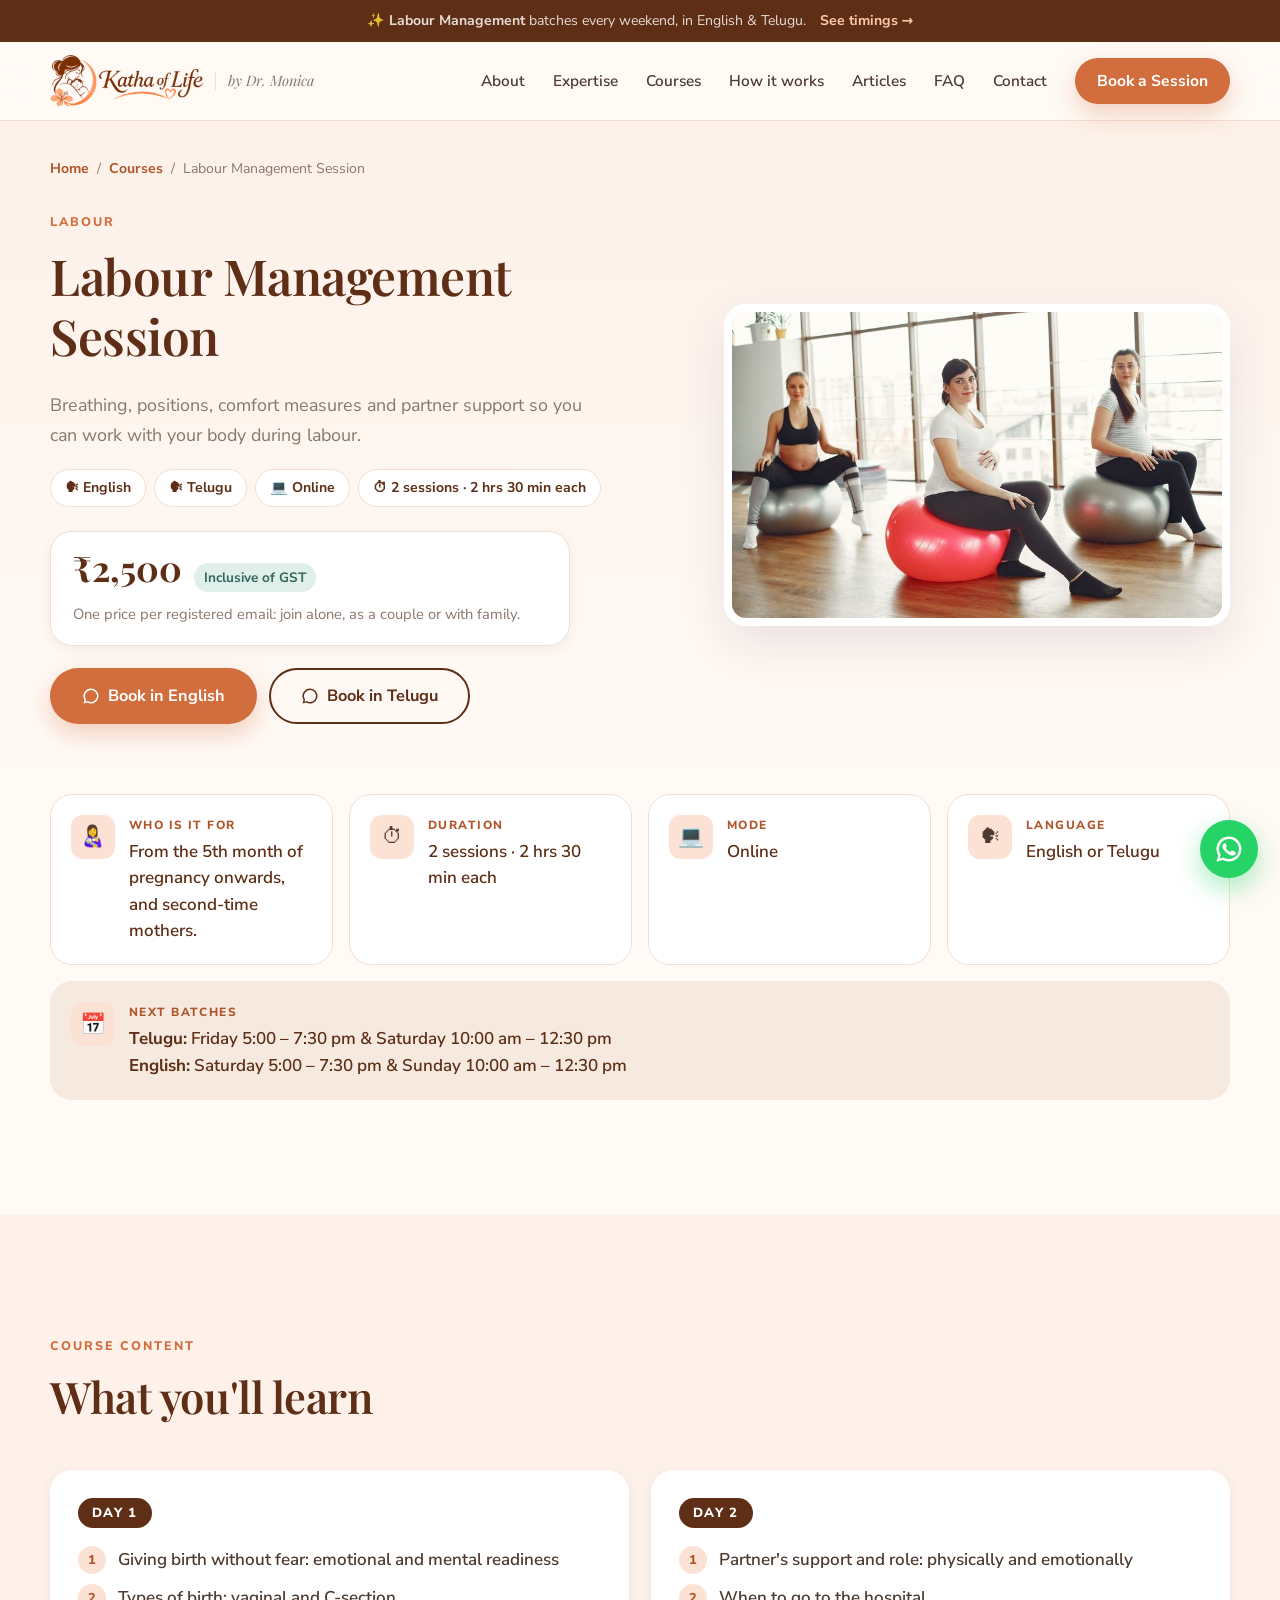
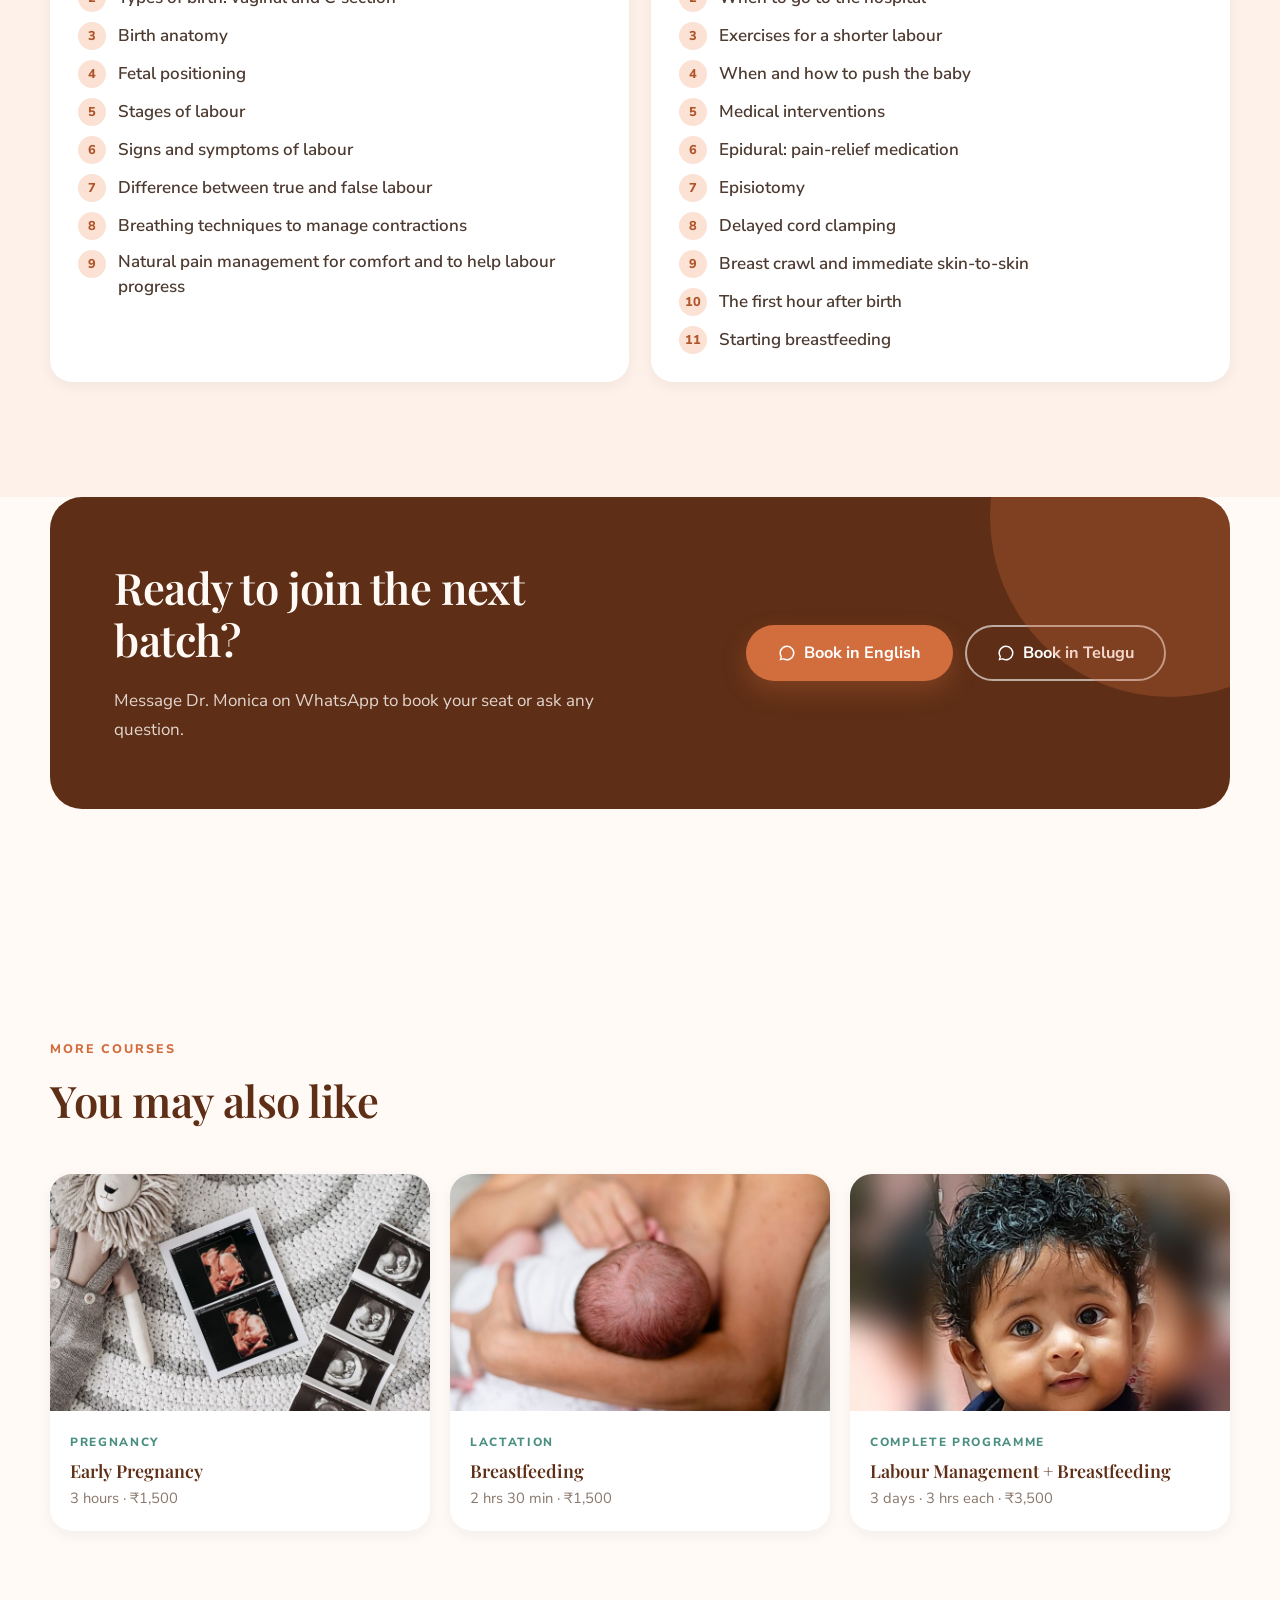
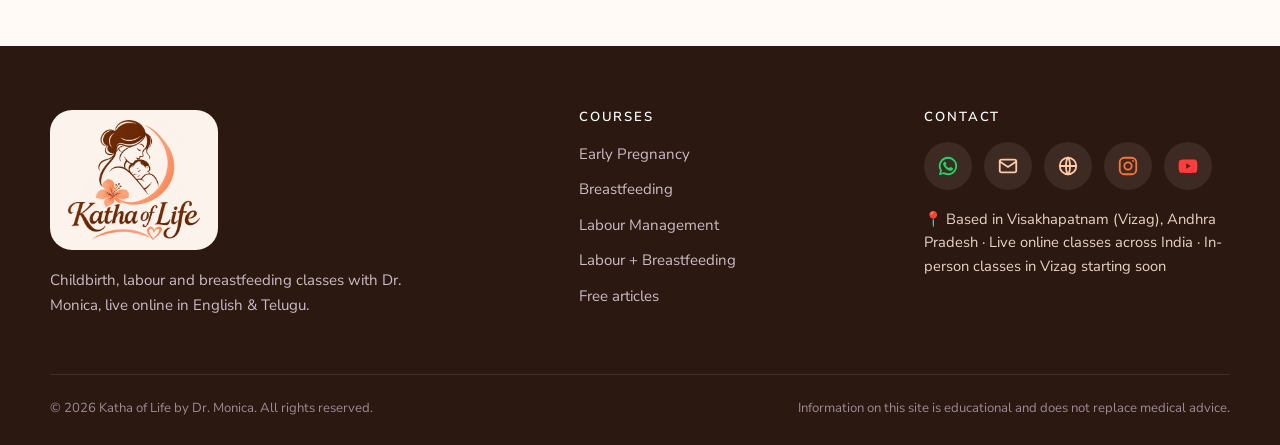
<file: course-labour-management.html>
<!doctype html>
<html lang="en" data-theme="peach">
<head>
  <meta charset="utf-8">
  <meta name="viewport" content="width=device-width, initial-scale=1">
  <title>Labour Management Session Class Online (English &amp; Telugu) | Katha of Life</title>
  <meta name="description" content="Labour Management Session by Dr. Monica: Breathing, positions, comfort measures and partner support so you can work with your body during labour. 2 sessions · 2 hrs 30 min each, Online, English &amp; Telugu. ₹2,500 incl. GST.">
  <link rel="canonical" id="canonical" href="https://kathaoflife.in/course-labour-management.html">
  <meta name="robots" content="index, follow, max-image-preview:large">
  <meta property="og:locale" content="en_IN">
  <!-- Link preview when shared on WhatsApp / Facebook / Instagram -->
  <meta property="og:type" content="website">
  <meta property="og:site_name" content="Katha of Life by Dr. Monica">
  <meta property="og:url" content="https://kathaoflife.in/course-labour-management.html">
  <meta property="og:title" content="Labour Management Session Class Online (English &amp; Telugu) | Katha of Life">
  <meta property="og:description" content="Labour Management Session by Dr. Monica: Breathing, positions, comfort measures and partner support so you can work with your body during labour. 2 sessions · 2 hrs 30 min each, Online, English &amp; Telugu. ₹2,500 incl. GST.">
  <meta property="og:image" content="https://kathaoflife.in/images/courses/labour-management.jpg">
  <meta name="twitter:card" content="summary_large_image">
  <link rel="preconnect" href="https://fonts.googleapis.com">
  <link rel="preconnect" href="https://fonts.gstatic.com" crossorigin>
  <link href="https://fonts.googleapis.com/css2?family=Playfair+Display:ital,wght@0,500;0,600;0,700;1,500&family=Nunito+Sans:wght@400;600;700;800&display=swap" rel="stylesheet">
  <link rel="icon" href="/favicon.ico" sizes="48x48">
  <link rel="icon" type="image/png" href="images/logo/favicon-64.png">
  <link rel="icon" type="image/png" sizes="192x192" href="images/logo/icon-192.png">
  <link rel="apple-touch-icon" href="images/logo/apple-touch-icon.png">
  <link rel="stylesheet" href="styles.css">
  <script type="application/ld+json" data-prerendered>{"@context":"https://schema.org","@graph":[{"@type":"Course","@id":"https://kathaoflife.in/course-labour-management.html#course","name":"Labour Management Session","description":"Breathing, positions, comfort measures and partner support so you can work with your body during labour.","url":"https://kathaoflife.in/course-labour-management.html","image":"https://kathaoflife.in/images/courses/labour-management.jpg","inLanguage":["en","te"],"audience":{"@type":"Audience","audienceType":"From the 5th month of pregnancy onwards, and second-time mothers."},"teaches":["Giving birth without fear: emotional and mental readiness","Types of birth: vaginal and C-section","Birth anatomy","Fetal positioning","Stages of labour","Signs and symptoms of labour","Difference between true and false labour","Breathing techniques to manage contractions","Natural pain management for comfort and to help labour progress","Partner's support and role: physically and emotionally","When to go to the hospital","Exercises for a shorter labour","When and how to push the baby","Medical interventions","Epidural: pain-relief medication","Episiotomy","Delayed cord clamping","Breast crawl and immediate skin-to-skin","The first hour after birth","Starting breastfeeding"],"provider":{"@type":"EducationalOrganization","name":"Katha of Life","url":"https://kathaoflife.in/"},"offers":{"@type":"Offer","category":"Paid","price":2500,"priceCurrency":"INR","availability":"https://schema.org/InStock","url":"https://kathaoflife.in/course-labour-management.html"},"hasCourseInstance":{"@type":"CourseInstance","courseMode":"online","courseWorkload":"PT5H","inLanguage":["en","te"],"instructor":{"@type":"Person","name":"Dr. Monica","jobTitle":"Certified Childbirth Educator (CCCE) and Advanced Lactation Professional (ACLP)"}}},{"@type":"BreadcrumbList","itemListElement":[{"@type":"ListItem","position":1,"name":"Home","item":"https://kathaoflife.in/"},{"@type":"ListItem","position":2,"name":"Courses","item":"https://kathaoflife.in/#courses"},{"@type":"ListItem","position":3,"name":"Labour Management Session","item":"https://kathaoflife.in/course-labour-management.html"}]}]}</script>
</head>
<body data-course="labour-management">

  <!-- ================= TOP BAR ================= -->
  <div class="topbar">
    <div class="container topbar__inner">
      <p>✨ <strong>Labour Management</strong> batches every weekend, in English &amp; Telugu.</p>
      <a href="course-labour-management.html">See timings &rarr;</a>
    </div>
  </div>

  <!-- ================= HEADER ================= -->
  <header class="header" id="top">
    <div class="container header__inner">
      <a href="index.html#top" class="brand" aria-label="Katha of Life home">
        <img src="images/logo/logo-horizontal.png" alt="Katha of Life" class="brand__logo" width="441" height="150">
        <span class="brand__by">by Dr. Monica</span>
      </a>

      <nav class="nav" id="nav" aria-label="Main">
        <a href="index.html#about">About</a>
        <a href="index.html#expertise">Expertise</a>
        <a href="index.html#courses">Courses</a>
        <a href="index.html#journey">How it works</a>
        <a href="articles.html">Articles</a>
        <a href="faq.html">FAQ</a>
        <a href="index.html#contact">Contact</a>
        <a href="index.html#courses" class="btn btn--primary nav__cta">Book a Session</a>
      </nav>

      <button class="menu-btn" aria-label="Open menu" aria-expanded="false" aria-controls="nav">
        <span></span><span></span><span></span>
      </button>
    </div>
  </header>

  <main id="course-page">
    <!-- Filled by course.js from the COURSES list in courses.js -->
    <section class="cd-hero">
      <div class="container">
        <nav class="crumbs" aria-label="Breadcrumb"><a href="index.html">Home</a><span>/</span><a href="index.html#courses">Courses</a><span>/</span><span id="cd-crumb">Labour Management Session</span></nav>
        <div class="cd-hero__inner">
          <div class="cd-hero__text">
            <p class="eyebrow" id="cd-stage">Labour</p>
            <h1 id="cd-title">Labour Management Session</h1>
            <p class="cd-lead" id="cd-short">Breathing, positions, comfort measures and partner support so you can work with your body during labour.</p>
            <div class="cd-langs" id="cd-langs"><span class="cd-chip">🗣 English</span><span class="cd-chip">🗣 Telugu</span><span class="cd-chip">💻 Online</span><span class="cd-chip">⏱ 2 sessions · 2 hrs 30 min each</span></div>
            <div class="cd-price">
              <div><span class="cd-price__amount" id="cd-price">₹2,500</span><span class="cd-price__note" id="cd-price-note">Inclusive of GST</span></div>
              <p class="cd-price__per" id="cd-per">One price per registered email: join alone, as a couple or with family.</p>
            </div>
            <div class="cd-actions" id="cd-actions">
    <a class="btn btn--primary btn--lg " target="_blank" rel="noopener"
       href="https://wa.me/919494078423?text=Hi%20Dr.%20Monica%2C%20I'd%20like%20to%20book%20%22Labour%20Management%20Session%22%20in%20English.%20Please%20share%20the%20next%20batch%20details.">
      <svg viewBox="0 0 24 24" aria-hidden="true"><path fill="currentColor" d="M12 2a10 10 0 00-8.6 15.1L2 22l5-1.3A10 10 0 1012 2zm0 18a8 8 0 01-4.1-1.1l-.3-.2-3 .8.8-2.9-.2-.3A8 8 0 1112 20z"/></svg> Book in English
    </a>
    <a class="btn btn--ghost btn--lg " target="_blank" rel="noopener"
       href="https://wa.me/919494078423?text=Hi%20Dr.%20Monica%2C%20I'd%20like%20to%20book%20%22Labour%20Management%20Session%22%20in%20Telugu.%20Please%20share%20the%20next%20batch%20details.">
      <svg viewBox="0 0 24 24" aria-hidden="true"><path fill="currentColor" d="M12 2a10 10 0 00-8.6 15.1L2 22l5-1.3A10 10 0 1012 2zm0 18a8 8 0 01-4.1-1.1l-.3-.2-3 .8.8-2.9-.2-.3A8 8 0 1112 20z"/></svg> Book in Telugu
    </a></div>
          </div>
          <div class="cd-hero__media"><img id="cd-img" src="images/courses/labour-management.jpg" alt="Labour Management Session" width="800" height="500"></div>
        </div>
      </div>
    </section>

    <section class="section cd-info">
      <div class="container">
        <div class="cd-facts" id="cd-facts">
    <div class="cd-fact">
      <span class="cd-fact__icon" aria-hidden="true">👩‍🍼</span>
      <div><p class="cd-fact__label">Who is it for</p><p class="cd-fact__value">From the 5th month of pregnancy onwards, and second-time mothers.</p></div>
    </div>
    <div class="cd-fact">
      <span class="cd-fact__icon" aria-hidden="true">⏱</span>
      <div><p class="cd-fact__label">Duration</p><p class="cd-fact__value">2 sessions · 2 hrs 30 min each</p></div>
    </div>
    <div class="cd-fact">
      <span class="cd-fact__icon" aria-hidden="true">💻</span>
      <div><p class="cd-fact__label">Mode</p><p class="cd-fact__value">Online</p></div>
    </div>
    <div class="cd-fact">
      <span class="cd-fact__icon" aria-hidden="true">🗣</span>
      <div><p class="cd-fact__label">Language</p><p class="cd-fact__value">English or Telugu</p></div>
    </div>
    <div class="cd-fact cd-fact--wide">
      <span class="cd-fact__icon" aria-hidden="true">📅</span>
      <div><p class="cd-fact__label">Next batches</p><p class="cd-fact__value"><strong>Telugu:</strong> Friday 5:00 – 7:30 pm & Saturday 10:00 am – 12:30 pm<br><strong>English:</strong> Saturday 5:00 – 7:30 pm & Sunday 10:00 am – 12:30 pm</p></div>
    </div></div>
      </div>
    </section>

    <section class="section cd-learn">
      <div class="container">
        <div class="section__head">
          <p class="eyebrow">Course content</p>
          <h2>What you'll learn</h2>
        </div>
        <div class="cd-days cd-days--2" id="cd-days">
    <article class="cd-day">
      <h3 class="cd-day__title">Day 1</h3>
      <ol class="cd-list"><li>Giving birth without fear: emotional and mental readiness</li><li>Types of birth: vaginal and C-section</li><li>Birth anatomy</li><li>Fetal positioning</li><li>Stages of labour</li><li>Signs and symptoms of labour</li><li>Difference between true and false labour</li><li>Breathing techniques to manage contractions</li><li>Natural pain management for comfort and to help labour progress</li></ol>
    </article>
    <article class="cd-day">
      <h3 class="cd-day__title">Day 2</h3>
      <ol class="cd-list"><li>Partner's support and role: physically and emotionally</li><li>When to go to the hospital</li><li>Exercises for a shorter labour</li><li>When and how to push the baby</li><li>Medical interventions</li><li>Epidural: pain-relief medication</li><li>Episiotomy</li><li>Delayed cord clamping</li><li>Breast crawl and immediate skin-to-skin</li><li>The first hour after birth</li><li>Starting breastfeeding</li></ol>
    </article></div>
      </div>
    </section>

    <section class="cta">
      <div class="container cta__inner">
        <div>
          <h2>Ready to join the next batch?</h2>
          <p>Message Dr. Monica on WhatsApp to book your seat or ask any question.</p>
        </div>
        <div class="cd-cta-actions" id="cd-cta-actions">
    <a class="btn btn--primary btn--lg btn--on-dark" target="_blank" rel="noopener"
       href="https://wa.me/919494078423?text=Hi%20Dr.%20Monica%2C%20I'd%20like%20to%20book%20%22Labour%20Management%20Session%22%20in%20English.%20Please%20share%20the%20next%20batch%20details.">
      <svg viewBox="0 0 24 24" aria-hidden="true"><path fill="currentColor" d="M12 2a10 10 0 00-8.6 15.1L2 22l5-1.3A10 10 0 1012 2zm0 18a8 8 0 01-4.1-1.1l-.3-.2-3 .8.8-2.9-.2-.3A8 8 0 1112 20z"/></svg> Book in English
    </a>
    <a class="btn btn--ghost btn--lg btn--on-dark" target="_blank" rel="noopener"
       href="https://wa.me/919494078423?text=Hi%20Dr.%20Monica%2C%20I'd%20like%20to%20book%20%22Labour%20Management%20Session%22%20in%20Telugu.%20Please%20share%20the%20next%20batch%20details.">
      <svg viewBox="0 0 24 24" aria-hidden="true"><path fill="currentColor" d="M12 2a10 10 0 00-8.6 15.1L2 22l5-1.3A10 10 0 1012 2zm0 18a8 8 0 01-4.1-1.1l-.3-.2-3 .8.8-2.9-.2-.3A8 8 0 1112 20z"/></svg> Book in Telugu
    </a></div>
      </div>
    </section>

    <section class="section cd-more">
      <div class="container">
        <div class="section__head"><p class="eyebrow">More courses</p><h2>You may also like</h2></div>
        <div class="cd-more__grid" id="cd-more">
    <a class="cd-mini" href="course-early-pregnancy.html">
      <img src="images/courses/early-pregnancy.jpg" alt="" loading="lazy" width="800" height="500">
      <div>
        <span class="course__stage">Pregnancy</span>
        <h3>Early Pregnancy</h3>
        <p>3 hours · ₹1,500</p>
      </div>
    </a>
    <a class="cd-mini" href="course-breastfeeding.html">
      <img src="images/courses/breastfeeding.jpg" alt="" loading="lazy" width="800" height="500">
      <div>
        <span class="course__stage">Lactation</span>
        <h3>Breastfeeding</h3>
        <p>2 hrs 30 min · ₹1,500</p>
      </div>
    </a>
    <a class="cd-mini" href="course-labour-and-breastfeeding.html">
      <img src="images/courses/labour-and-breastfeeding.jpg" alt="" loading="lazy" width="800" height="500">
      <div>
        <span class="course__stage">Complete programme</span>
        <h3>Labour Management + Breastfeeding</h3>
        <p>3 days · 3 hrs each · ₹3,500</p>
      </div>
    </a></div>
      </div>
    </section>
  </main>

  <!-- ================= FOOTER ================= -->
  <footer class="footer">
    <div class="container footer__grid">
      <div>
        <a href="index.html#top" class="brand brand--light">
          <span class="footer__logo"><img src="images/logo/logo-main.png" alt="Katha of Life" width="400" height="365" loading="lazy"></span>
        </a>
        <p class="footer__about">Childbirth, labour and breastfeeding classes with Dr. Monica, live online in English &amp; Telugu.</p>
      </div>
      <div>
        <h4>Courses</h4>
        <a href="course-early-pregnancy.html">Early Pregnancy</a>
        <a href="course-breastfeeding.html">Breastfeeding</a>
        <a href="course-labour-management.html">Labour Management</a>
        <a href="course-labour-and-breastfeeding.html">Labour + Breastfeeding</a>
        <a href="articles.html">Free articles</a>
      </div>
      <div>
        <h4>Contact</h4>
        <div class="contact-icons">
        <a href="#" aria-label="WhatsApp" title="WhatsApp" class="js-whatsapp contact-link contact-link--wa" data-msg="Hi Dr. Monica!"><svg class="ci" viewBox="0 0 24 24" aria-hidden="true"><path fill="currentColor" d="M12 2a10 10 0 00-8.6 15.1L2 22l5-1.3A10 10 0 1012 2zm0 18a8 8 0 01-4.1-1.1l-.3-.2-3 .8.8-2.9-.2-.3A8 8 0 1112 20zm4.4-6c-.2-.1-1.4-.7-1.7-.8s-.4-.1-.6.1-.6.8-.8.9-.3.2-.5 0a6.6 6.6 0 01-3.3-2.9c-.2-.4.2-.4.7-1.3.1-.2 0-.3 0-.4l-.8-1.8c-.2-.5-.4-.4-.6-.4h-.5a1 1 0 00-.7.3 3 3 0 00-.9 2.2 5.2 5.2 0 001.1 2.7 11.9 11.9 0 004.5 4c1.7.7 2.3.8 3.2.6a2.7 2.7 0 001.8-1.3 2.2 2.2 0 00.1-1.3c0-.1-.2-.2-.5-.3z"/></svg><span class="sr-only">+91 94940 78423</span></a>
        <a href="mailto:thekathaofyours.7@gmail.com" aria-label="Email" title="Email" class="contact-link contact-link--mail"><svg class="ci" viewBox="0 0 24 24" aria-hidden="true" fill="none" stroke="currentColor" stroke-width="2" stroke-linecap="round" stroke-linejoin="round"><rect x="3" y="5" width="18" height="14" rx="2"/><path d="M3 7l9 6 9-6"/></svg><span class="sr-only">thekathaofyours.7@gmail.com</span></a>
        <a href="https://kathaoflife.in/" aria-label="Website" title="Website" class="contact-link contact-link--web"><svg class="ci" viewBox="0 0 24 24" aria-hidden="true" fill="none" stroke="currentColor" stroke-width="2" stroke-linecap="round"><circle cx="12" cy="12" r="9"/><path d="M3 12h18M12 3c3 3.5 3 14.5 0 18M12 3c-3 3.5-3 14.5 0 18"/></svg><span class="sr-only">kathaoflife.in</span></a>
        <a href="https://www.instagram.com/thekatha_of_life/" target="_blank" rel="noopener" aria-label="Instagram" title="Instagram" class="contact-link contact-link--ig"><svg class="ci" viewBox="0 0 24 24" aria-hidden="true" fill="none" stroke="currentColor" stroke-width="2"><rect x="3" y="3" width="18" height="18" rx="5"/><circle cx="12" cy="12" r="4"/><circle cx="17.5" cy="6.5" r="1" fill="currentColor" stroke="none"/></svg><span class="sr-only">@thekatha_of_life</span></a>
        <a href="https://www.youtube.com/@thekathaoflife" target="_blank" rel="noopener" aria-label="YouTube" title="YouTube" class="contact-link contact-link--yt"><svg class="ci" viewBox="0 0 24 24" aria-hidden="true"><path fill="currentColor" d="M22 8s-.2-1.5-.8-2.1c-.8-.8-1.6-.8-2-.9C16.4 5 12 5 12 5s-4.4 0-7.2.2c-.4 0-1.2.1-2 .9C2.2 6.5 2 8 2 8s-.2 1.7-.2 3.4v1.6c0 1.7.2 3.4.2 3.4s.2 1.5.8 2.1c.8.8 1.8.8 2.2.9 1.6.1 7 .2 7 .2s4.4 0 7.2-.2c.4-.1 1.2-.1 2-.9.6-.6.8-2.1.8-2.1s.2-1.7.2-3.4v-1.6C22.2 9.7 22 8 22 8zM10 15V9l5 3-5 3z"/></svg><span class="sr-only">@thekathaoflife</span></a>
        </div>
        <p class="footer__loc">📍 Based in Visakhapatnam (Vizag), Andhra Pradesh · Live online classes across India · In-person classes in Vizag starting soon</p>
      </div>
    </div>
    <div class="container footer__bottom">
      <p>© <span id="year">2026</span> Katha of Life by Dr. Monica. All rights reserved.</p>
      <p>Information on this site is educational and does not replace medical advice.</p>
    </div>
  </footer>

  <!-- WhatsApp floating button -->
  <a href="#" class="wa-float js-whatsapp" data-msg="Hi Dr. Monica!" aria-label="Chat on WhatsApp">
    <svg viewBox="0 0 24 24" aria-hidden="true"><path d="M12 2a10 10 0 00-8.6 15.1L2 22l5-1.3A10 10 0 1012 2zm0 18a8 8 0 01-4.1-1.1l-.3-.2-3 .8.8-2.9-.2-.3A8 8 0 1112 20zm4.4-6c-.2-.1-1.4-.7-1.7-.8s-.4-.1-.6.1-.6.8-.8.9-.3.2-.5 0a6.6 6.6 0 01-3.3-2.9c-.2-.4.2-.4.7-1.3.1-.2 0-.3 0-.4l-.8-1.8c-.2-.5-.4-.4-.6-.4h-.5a1 1 0 00-.7.3 3 3 0 00-.9 2.2 5.2 5.2 0 001.1 2.7 11.9 11.9 0 004.5 4c1.7.7 2.3.8 3.2.6a2.7 2.7 0 001.8-1.3 2.2 2.2 0 00.1-1.3c0-.1-.2-.2-.5-.3z"/></svg>
  </a>

  <script src="courses.js"></script>
  <script src="course.js"></script>
</body>
</html>
</file>
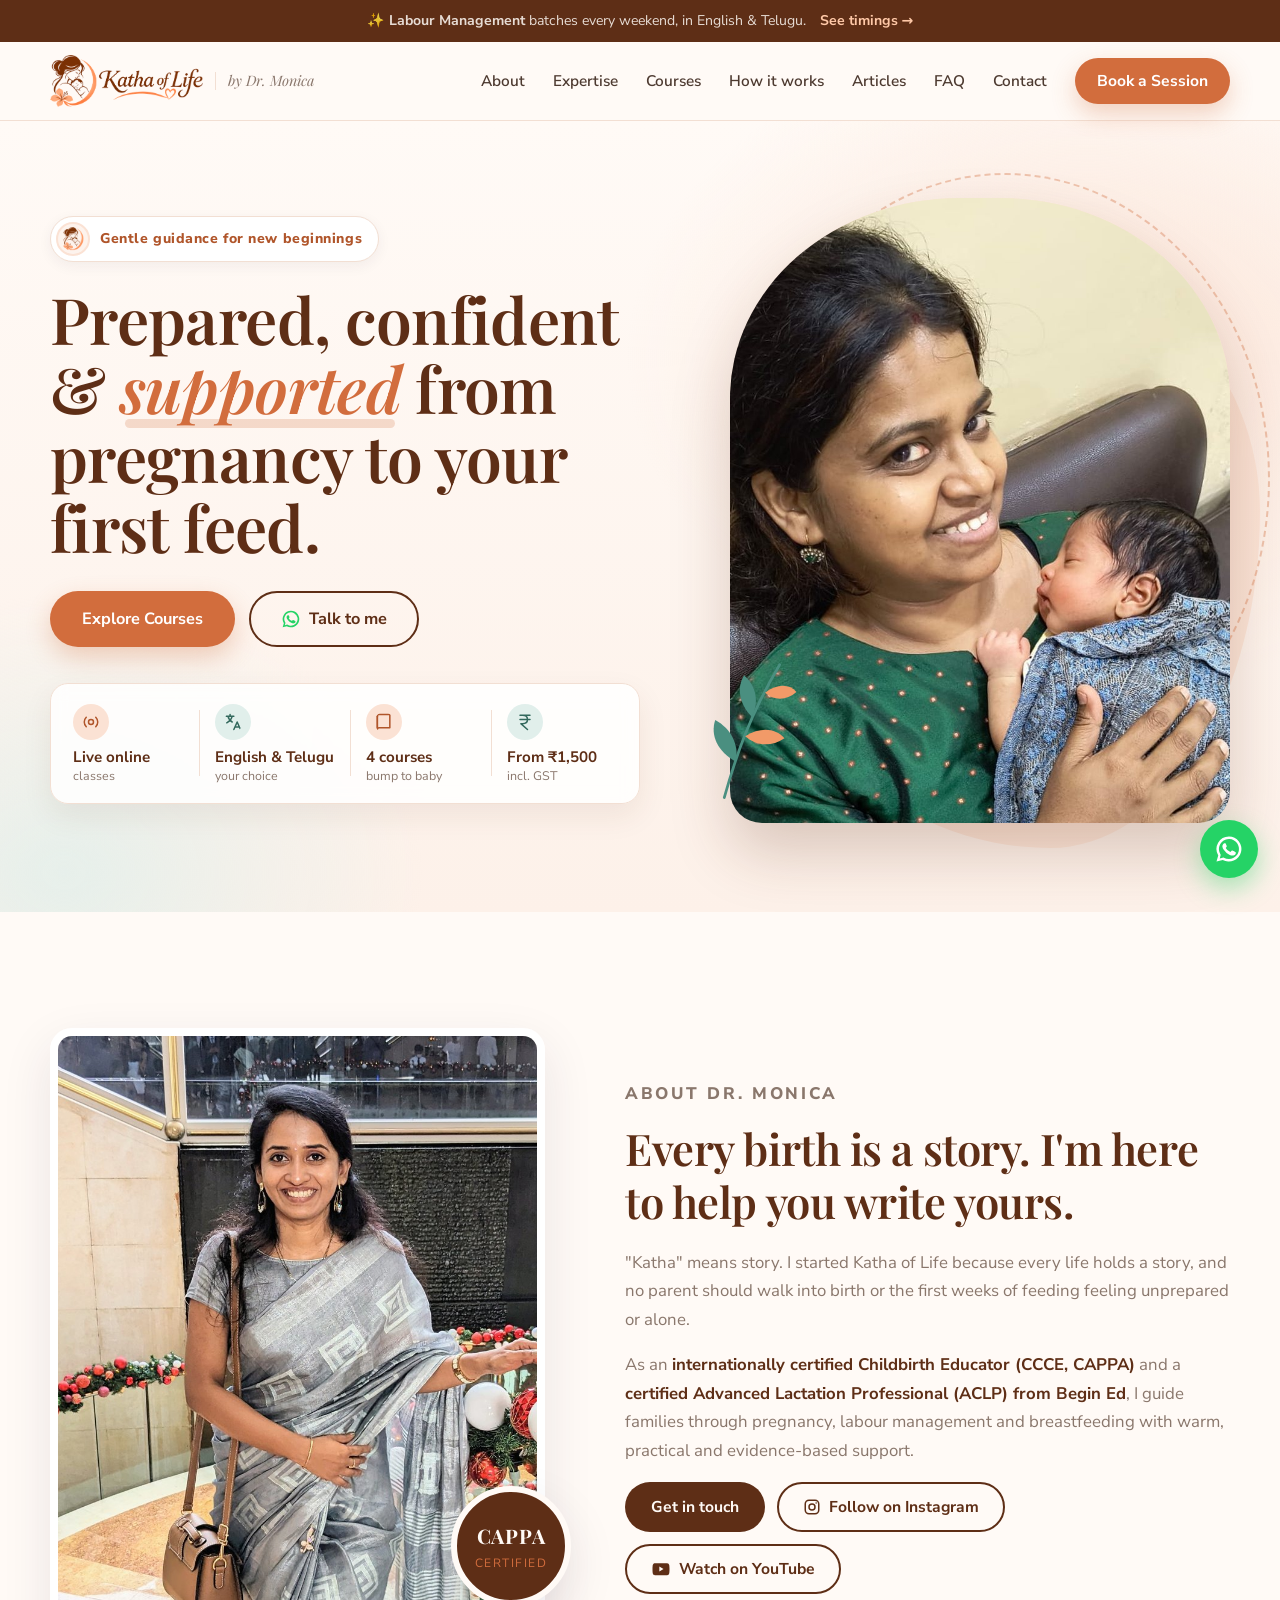
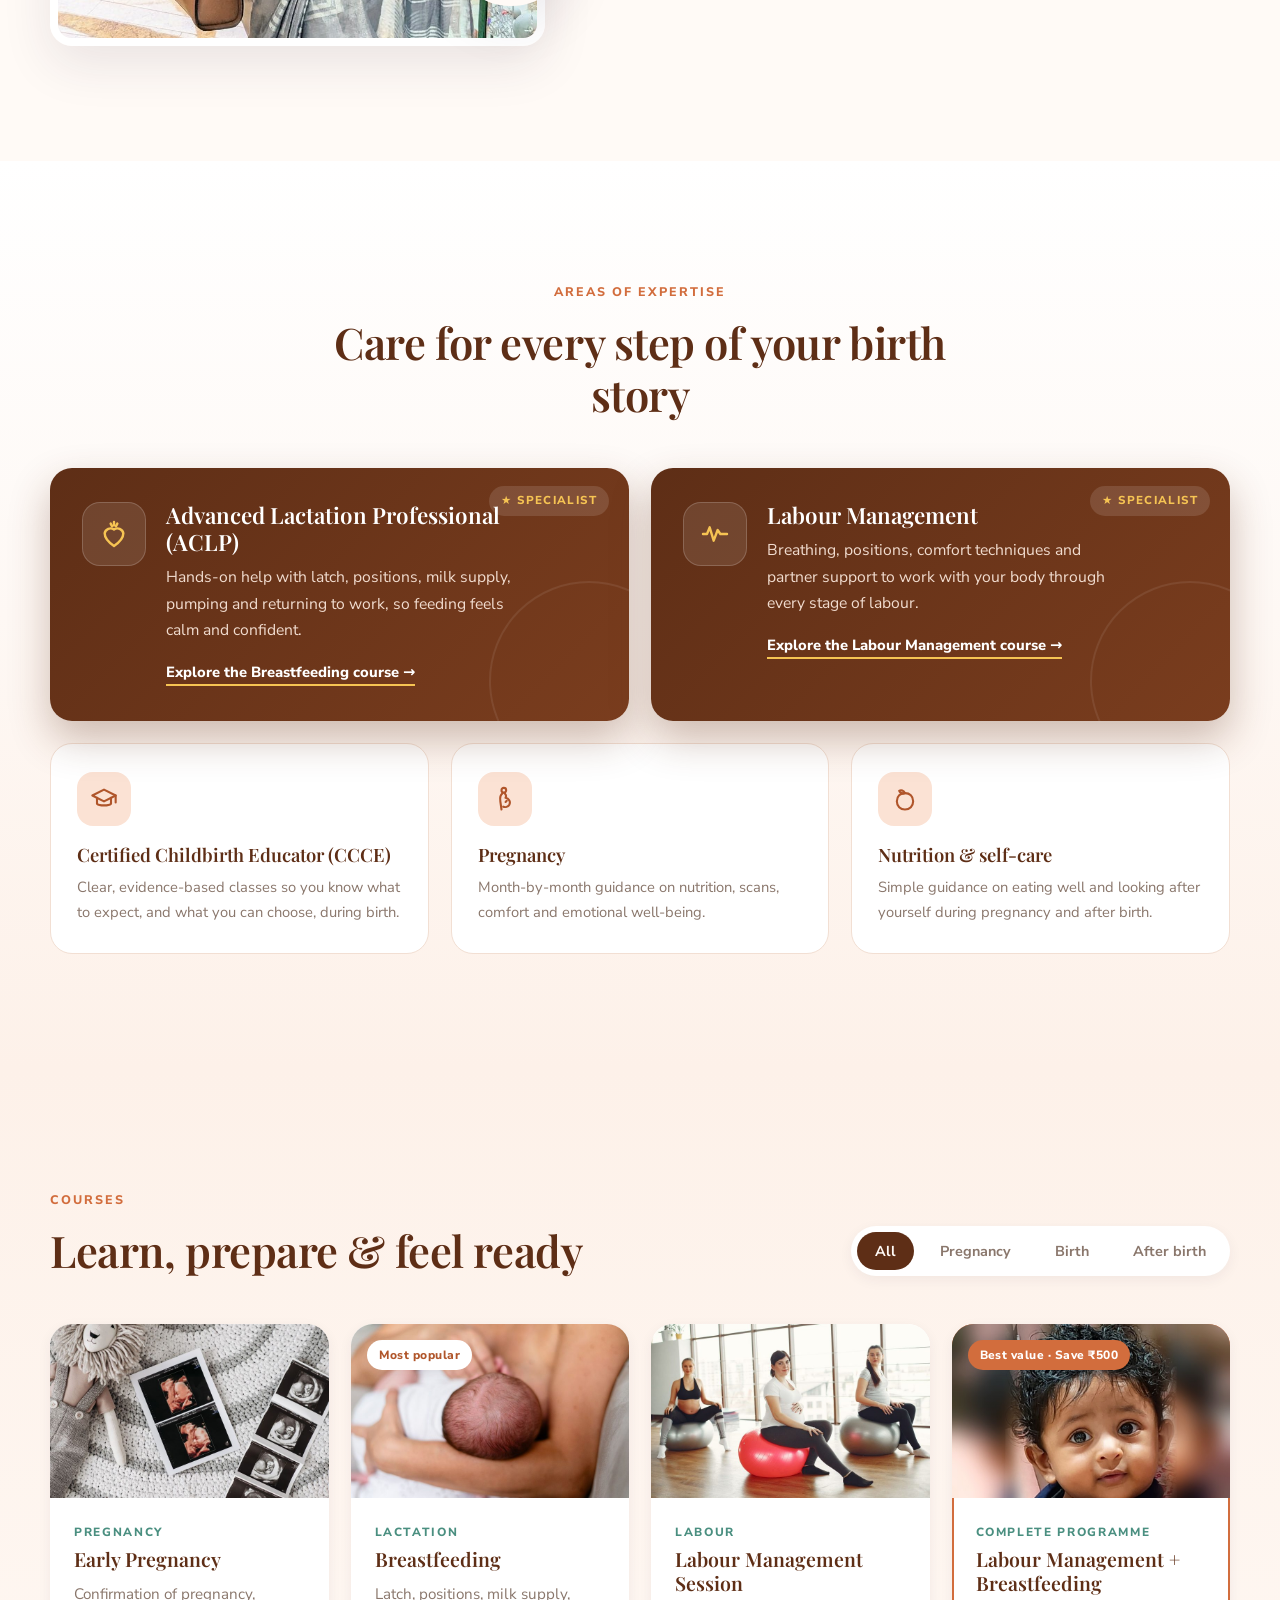
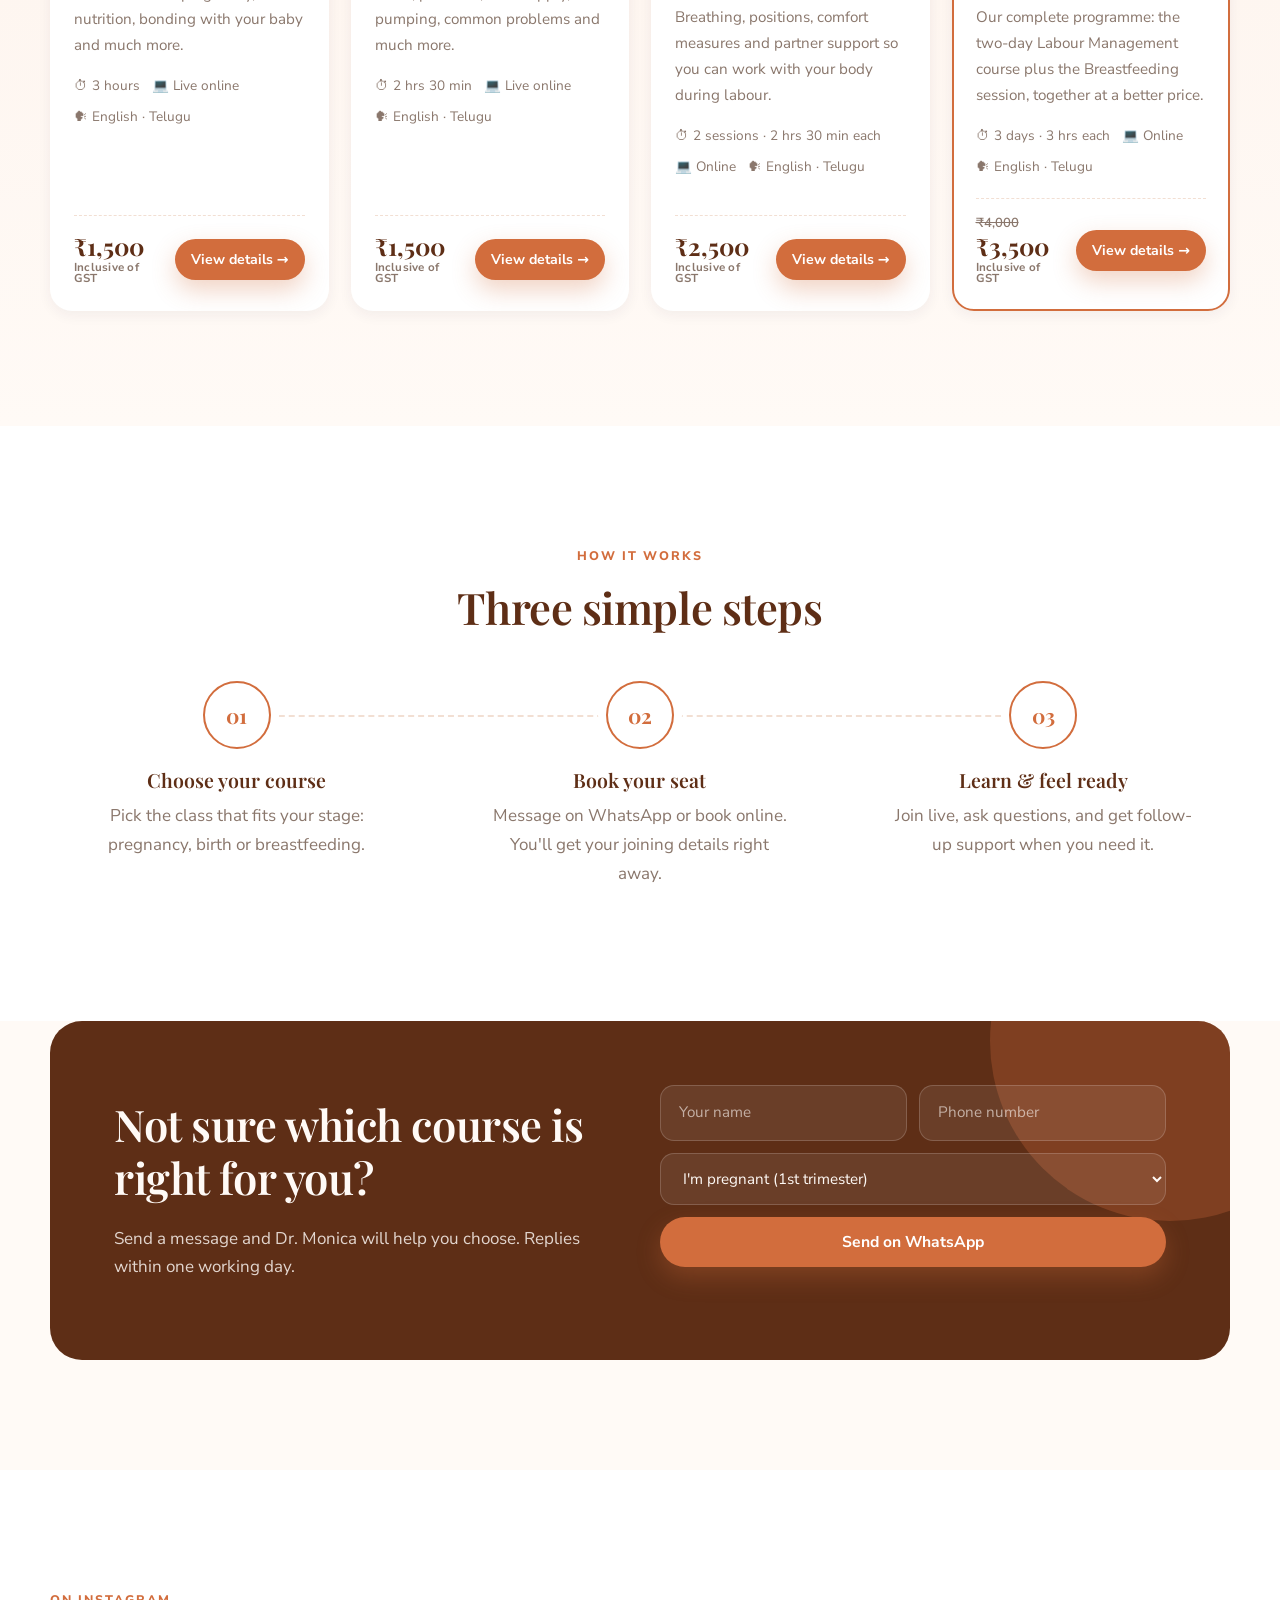
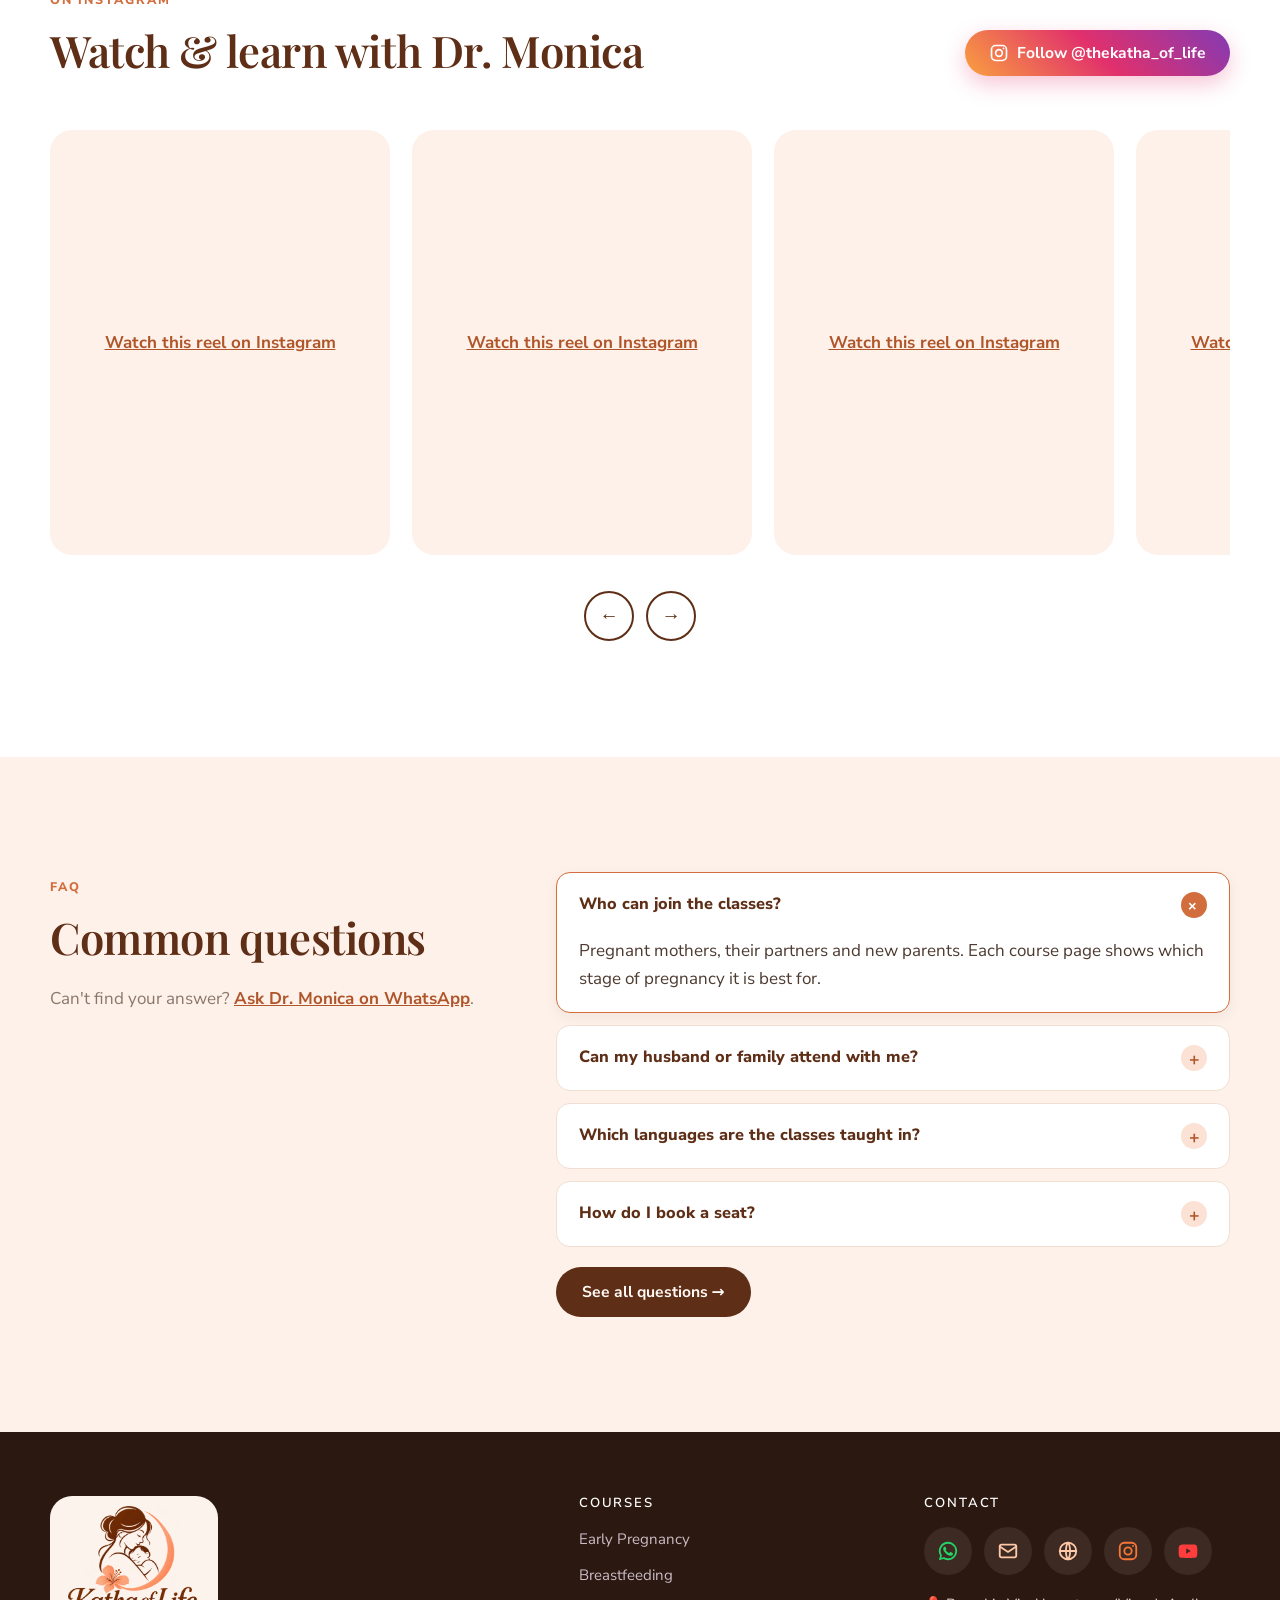
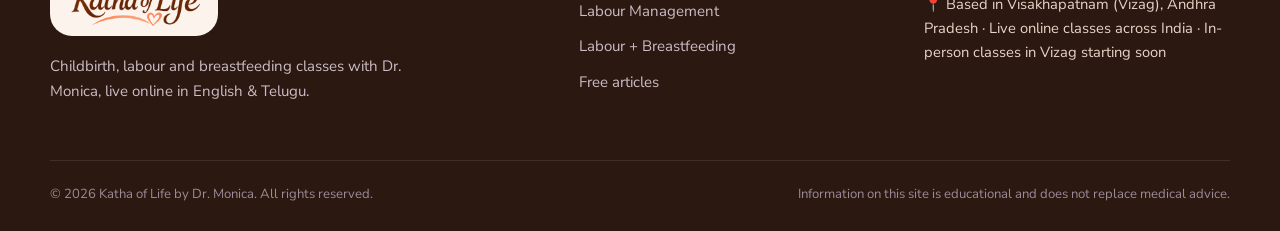
<file: course.html>
<!doctype html>
<html lang="en" data-theme="peach">
<head>
  <meta charset="utf-8">
  <meta name="viewport" content="width=device-width, initial-scale=1">
  <title>Course | Katha of Life by Dr. Monica</title>
  <meta name="description" content="Dr. Monica: certified Childbirth Educator (CCCE) and Advanced Lactation Professional (ACLP), pregnancy and labour management support. Early Pregnancy, Breastfeeding and Labour Management courses in English and Telugu.">
  <link rel="canonical" id="canonical" href="https://kathaoflife.in/course.html">
  <meta name="robots" content="noindex, follow">
  <meta property="og:locale" content="en_IN">
  <!-- Link preview when shared on WhatsApp / Facebook / Instagram -->
  <meta property="og:type" content="website">
  <meta property="og:site_name" content="Katha of Life by Dr. Monica">
  <meta property="og:url" content="https://kathaoflife.in/">
  <meta property="og:title" content="Katha of Life by Dr. Monica | Childbirth Educator &amp; Lactation Professional">
  <meta property="og:description" content="Early Pregnancy, Breastfeeding and Labour Management courses (English &amp; Telugu) with Dr. Monica, Certified Childbirth Educator (CCCE) and Advanced Lactation Professional (ACLP).">
  <meta property="og:image" content="https://kathaoflife.in/images/monica-about.jpg">
  <meta name="twitter:card" content="summary_large_image">
  <link rel="preconnect" href="https://fonts.googleapis.com">
  <link rel="preconnect" href="https://fonts.gstatic.com" crossorigin>
  <link href="https://fonts.googleapis.com/css2?family=Playfair+Display:ital,wght@0,500;0,600;0,700;1,500&family=Nunito+Sans:wght@400;600;700;800&display=swap" rel="stylesheet">
  <link rel="icon" href="/favicon.ico" sizes="48x48">
  <link rel="icon" type="image/png" href="images/logo/favicon-64.png">
  <link rel="icon" type="image/png" sizes="192x192" href="images/logo/icon-192.png">
  <link rel="apple-touch-icon" href="images/logo/apple-touch-icon.png">
  <link rel="stylesheet" href="styles.css">
</head>
<body>

  <!-- ================= TOP BAR ================= -->
  <div class="topbar">
    <div class="container topbar__inner">
      <p>✨ <strong>Labour Management</strong> batches every weekend, in English &amp; Telugu.</p>
      <a href="course-labour-management.html">See timings &rarr;</a>
    </div>
  </div>

  <!-- ================= HEADER ================= -->
  <header class="header" id="top">
    <div class="container header__inner">
      <a href="index.html#top" class="brand" aria-label="Katha of Life home">
        <img src="images/logo/logo-horizontal.png" alt="Katha of Life" class="brand__logo" width="441" height="150">
        <span class="brand__by">by Dr. Monica</span>
      </a>

      <nav class="nav" id="nav" aria-label="Main">
        <a href="index.html#about">About</a>
        <a href="index.html#expertise">Expertise</a>
        <a href="index.html#courses">Courses</a>
        <a href="index.html#journey">How it works</a>
        <a href="articles.html">Articles</a>
        <a href="faq.html">FAQ</a>
        <a href="index.html#contact">Contact</a>
        <a href="index.html#courses" class="btn btn--primary nav__cta">Book a Session</a>
      </nav>

      <button class="menu-btn" aria-label="Open menu" aria-expanded="false" aria-controls="nav">
        <span></span><span></span><span></span>
      </button>
    </div>
  </header>

  <main id="course-page">
    <!-- Filled by course.js from the COURSES list in courses.js -->
    <section class="cd-hero">
      <div class="container">
        <nav class="crumbs" aria-label="Breadcrumb"><a href="index.html">Home</a><span>/</span><a href="index.html#courses">Courses</a><span>/</span><span id="cd-crumb">Course</span></nav>
        <div class="cd-hero__inner">
          <div class="cd-hero__text">
            <p class="eyebrow" id="cd-stage"></p>
            <h1 id="cd-title">Loading…</h1>
            <p class="cd-lead" id="cd-short"></p>
            <div class="cd-langs" id="cd-langs"></div>
            <div class="cd-price">
              <div><span class="cd-price__amount" id="cd-price"></span><span class="cd-price__note" id="cd-price-note"></span></div>
              <p class="cd-price__per" id="cd-per"></p>
            </div>
            <div class="cd-actions" id="cd-actions"></div>
          </div>
          <div class="cd-hero__media"><img id="cd-img" src="" alt="" width="800" height="500"></div>
        </div>
      </div>
    </section>

    <section class="section cd-info">
      <div class="container">
        <div class="cd-facts" id="cd-facts"></div>
      </div>
    </section>

    <section class="section cd-learn">
      <div class="container">
        <div class="section__head">
          <p class="eyebrow">Course content</p>
          <h2>What you'll learn</h2>
        </div>
        <div class="cd-days" id="cd-days"></div>
      </div>
    </section>

    <section class="cta">
      <div class="container cta__inner">
        <div>
          <h2>Ready to join the next batch?</h2>
          <p>Message Dr. Monica on WhatsApp to book your seat or ask any question.</p>
        </div>
        <div class="cd-cta-actions" id="cd-cta-actions"></div>
      </div>
    </section>

    <section class="section cd-more">
      <div class="container">
        <div class="section__head"><p class="eyebrow">More courses</p><h2>You may also like</h2></div>
        <div class="cd-more__grid" id="cd-more"></div>
      </div>
    </section>
  </main>

  <!-- ================= FOOTER ================= -->
  <footer class="footer">
    <div class="container footer__grid">
      <div>
        <a href="index.html#top" class="brand brand--light">
          <span class="footer__logo"><img src="images/logo/logo-main.png" alt="Katha of Life" width="400" height="365" loading="lazy"></span>
        </a>
        <p class="footer__about">Childbirth, labour and breastfeeding classes with Dr. Monica, live online in English &amp; Telugu.</p>
      </div>
      <div>
        <h4>Courses</h4>
        <a href="course-early-pregnancy.html">Early Pregnancy</a>
        <a href="course-breastfeeding.html">Breastfeeding</a>
        <a href="course-labour-management.html">Labour Management</a>
        <a href="course-labour-and-breastfeeding.html">Labour + Breastfeeding</a>
        <a href="articles.html">Free articles</a>
      </div>
      <div>
        <h4>Contact</h4>
        <div class="contact-icons">
        <a href="#" aria-label="WhatsApp" title="WhatsApp" class="js-whatsapp contact-link contact-link--wa" data-msg="Hi Dr. Monica!"><svg class="ci" viewBox="0 0 24 24" aria-hidden="true"><path fill="currentColor" d="M12 2a10 10 0 00-8.6 15.1L2 22l5-1.3A10 10 0 1012 2zm0 18a8 8 0 01-4.1-1.1l-.3-.2-3 .8.8-2.9-.2-.3A8 8 0 1112 20zm4.4-6c-.2-.1-1.4-.7-1.7-.8s-.4-.1-.6.1-.6.8-.8.9-.3.2-.5 0a6.6 6.6 0 01-3.3-2.9c-.2-.4.2-.4.7-1.3.1-.2 0-.3 0-.4l-.8-1.8c-.2-.5-.4-.4-.6-.4h-.5a1 1 0 00-.7.3 3 3 0 00-.9 2.2 5.2 5.2 0 001.1 2.7 11.9 11.9 0 004.5 4c1.7.7 2.3.8 3.2.6a2.7 2.7 0 001.8-1.3 2.2 2.2 0 00.1-1.3c0-.1-.2-.2-.5-.3z"/></svg><span class="sr-only">+91 94940 78423</span></a>
        <a href="mailto:thekathaofyours.7@gmail.com" aria-label="Email" title="Email" class="contact-link contact-link--mail"><svg class="ci" viewBox="0 0 24 24" aria-hidden="true" fill="none" stroke="currentColor" stroke-width="2" stroke-linecap="round" stroke-linejoin="round"><rect x="3" y="5" width="18" height="14" rx="2"/><path d="M3 7l9 6 9-6"/></svg><span class="sr-only">thekathaofyours.7@gmail.com</span></a>
        <a href="https://kathaoflife.in/" aria-label="Website" title="Website" class="contact-link contact-link--web"><svg class="ci" viewBox="0 0 24 24" aria-hidden="true" fill="none" stroke="currentColor" stroke-width="2" stroke-linecap="round"><circle cx="12" cy="12" r="9"/><path d="M3 12h18M12 3c3 3.5 3 14.5 0 18M12 3c-3 3.5-3 14.5 0 18"/></svg><span class="sr-only">kathaoflife.in</span></a>
        <a href="https://www.instagram.com/thekatha_of_life/" target="_blank" rel="noopener" aria-label="Instagram" title="Instagram" class="contact-link contact-link--ig"><svg class="ci" viewBox="0 0 24 24" aria-hidden="true" fill="none" stroke="currentColor" stroke-width="2"><rect x="3" y="3" width="18" height="18" rx="5"/><circle cx="12" cy="12" r="4"/><circle cx="17.5" cy="6.5" r="1" fill="currentColor" stroke="none"/></svg><span class="sr-only">@thekatha_of_life</span></a>
        <a href="https://www.youtube.com/@thekathaoflife" target="_blank" rel="noopener" aria-label="YouTube" title="YouTube" class="contact-link contact-link--yt"><svg class="ci" viewBox="0 0 24 24" aria-hidden="true"><path fill="currentColor" d="M22 8s-.2-1.5-.8-2.1c-.8-.8-1.6-.8-2-.9C16.4 5 12 5 12 5s-4.4 0-7.2.2c-.4 0-1.2.1-2 .9C2.2 6.5 2 8 2 8s-.2 1.7-.2 3.4v1.6c0 1.7.2 3.4.2 3.4s.2 1.5.8 2.1c.8.8 1.8.8 2.2.9 1.6.1 7 .2 7 .2s4.4 0 7.2-.2c.4-.1 1.2-.1 2-.9.6-.6.8-2.1.8-2.1s.2-1.7.2-3.4v-1.6C22.2 9.7 22 8 22 8zM10 15V9l5 3-5 3z"/></svg><span class="sr-only">@thekathaoflife</span></a>
        </div>
        <p class="footer__loc">📍 Based in Visakhapatnam (Vizag), Andhra Pradesh · Live online classes across India · In-person classes in Vizag starting soon</p>
      </div>
    </div>
    <div class="container footer__bottom">
      <p>© <span id="year"></span> Katha of Life by Dr. Monica. All rights reserved.</p>
      <p>Information on this site is educational and does not replace medical advice.</p>
    </div>
  </footer>

  <!-- WhatsApp floating button -->
  <a href="#" class="wa-float js-whatsapp" data-msg="Hi Dr. Monica!" aria-label="Chat on WhatsApp">
    <svg viewBox="0 0 24 24" aria-hidden="true"><path d="M12 2a10 10 0 00-8.6 15.1L2 22l5-1.3A10 10 0 1012 2zm0 18a8 8 0 01-4.1-1.1l-.3-.2-3 .8.8-2.9-.2-.3A8 8 0 1112 20zm4.4-6c-.2-.1-1.4-.7-1.7-.8s-.4-.1-.6.1-.6.8-.8.9-.3.2-.5 0a6.6 6.6 0 01-3.3-2.9c-.2-.4.2-.4.7-1.3.1-.2 0-.3 0-.4l-.8-1.8c-.2-.5-.4-.4-.6-.4h-.5a1 1 0 00-.7.3 3 3 0 00-.9 2.2 5.2 5.2 0 001.1 2.7 11.9 11.9 0 004.5 4c1.7.7 2.3.8 3.2.6a2.7 2.7 0 001.8-1.3 2.2 2.2 0 00.1-1.3c0-.1-.2-.2-.5-.3z"/></svg>
  </a>

  <script src="courses.js"></script>
  <script src="course.js"></script>
</body>
</html>
</file>
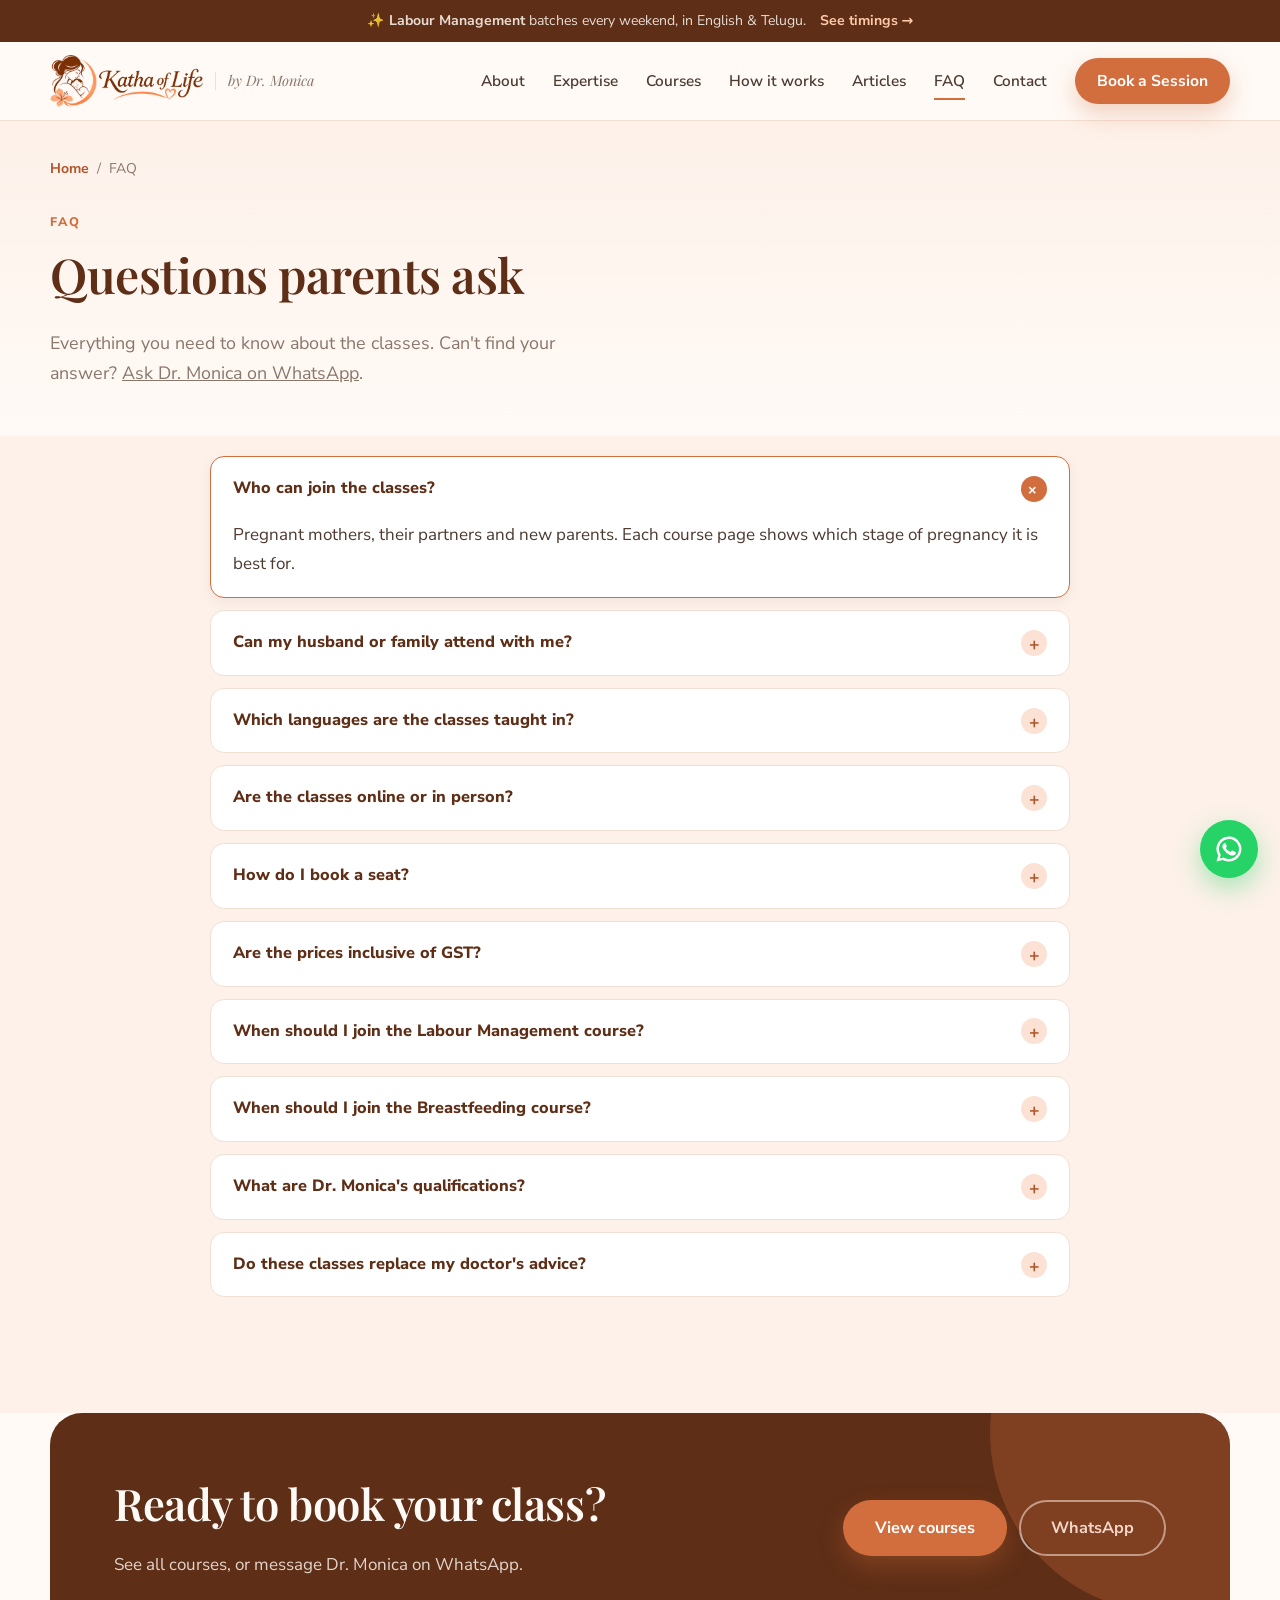
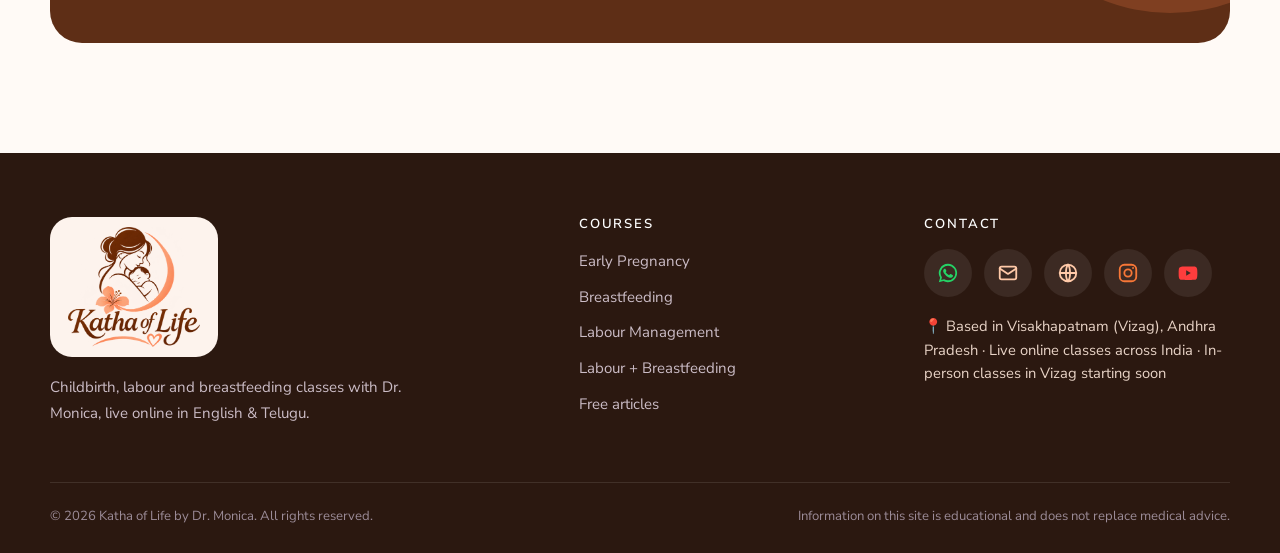
<file: faq.html>
<!doctype html>
<html lang="en" data-theme="peach">
<head>
  <meta charset="utf-8">
  <meta name="viewport" content="width=device-width, initial-scale=1">
  <title>FAQ: Childbirth &amp; Breastfeeding Classes | Katha of Life</title>
  <meta name="description" content="Answers about Katha of Life classes by Dr. Monica: who can join, English and Telugu, online classes, booking, GST and when to join each course.">
  <link rel="canonical" href="https://kathaoflife.in/faq.html">
  <meta name="robots" content="index, follow, max-image-preview:large">
  <meta property="og:locale" content="en_IN">
  <!-- Link preview when shared on WhatsApp / Facebook / Instagram -->
  <meta property="og:type" content="website">
  <meta property="og:site_name" content="Katha of Life by Dr. Monica">
  <meta property="og:url" content="https://kathaoflife.in/faq.html">
  <meta property="og:title" content="FAQ | Katha of Life by Dr. Monica">
  <meta property="og:description" content="Early Pregnancy, Breastfeeding and Labour Management courses (English &amp; Telugu) with Dr. Monica, Certified Childbirth Educator (CCCE) and Advanced Lactation Professional (ACLP).">
  <meta property="og:image" content="https://kathaoflife.in/images/monica-about.jpg">
  <meta name="twitter:card" content="summary_large_image">
  <link rel="preconnect" href="https://fonts.googleapis.com">
  <link rel="preconnect" href="https://fonts.gstatic.com" crossorigin>
  <link href="https://fonts.googleapis.com/css2?family=Playfair+Display:ital,wght@0,500;0,600;0,700;1,500&family=Nunito+Sans:wght@400;600;700;800&display=swap" rel="stylesheet">
  <link rel="icon" href="/favicon.ico" sizes="48x48">
  <link rel="icon" type="image/png" href="images/logo/favicon-64.png">
  <link rel="icon" type="image/png" sizes="192x192" href="images/logo/icon-192.png">
  <link rel="apple-touch-icon" href="images/logo/apple-touch-icon.png">
  <link rel="stylesheet" href="styles.css">
  <!-- FAQ structured data: must match the questions on this page -->
  <script type="application/ld+json">
{
  "@context": "https://schema.org",
  "@graph": [
    {
      "@type": "FAQPage",
      "@id": "https://kathaoflife.in/faq.html#faq",
      "url": "https://kathaoflife.in/faq.html",
      "mainEntity": [
        {
          "@type": "Question",
          "name": "Who can join the classes?",
          "acceptedAnswer": {
            "@type": "Answer",
            "text": "Pregnant mothers, their partners and new parents. Each course page shows which stage of pregnancy it is best for."
          }
        },
        {
          "@type": "Question",
          "name": "Can my husband or family attend with me?",
          "acceptedAnswer": {
            "@type": "Answer",
            "text": "Yes. The price is per registered email, so you can attend alone, as a couple or with your family at the same price."
          }
        },
        {
          "@type": "Question",
          "name": "Which languages are the classes taught in?",
          "acceptedAnswer": {
            "@type": "Answer",
            "text": "English and Telugu. You choose your language when you book."
          }
        },
        {
          "@type": "Question",
          "name": "Are the classes online or in person?",
          "acceptedAnswer": {
            "@type": "Answer",
            "text": "Right now all classes are live online, so you can join from home from anywhere in India. In-person classes in Vizag will start soon."
          }
        },
        {
          "@type": "Question",
          "name": "How do I book a seat?",
          "acceptedAnswer": {
            "@type": "Answer",
            "text": "Open a course and tap \"Book in English\" or \"Book in Telugu\". WhatsApp opens with your message ready, and our team will reply with the batch dates and payment details."
          }
        },
        {
          "@type": "Question",
          "name": "Are the prices inclusive of GST?",
          "acceptedAnswer": {
            "@type": "Answer",
            "text": "Yes. All course prices on this website are inclusive of GST."
          }
        },
        {
          "@type": "Question",
          "name": "When should I join the Labour Management course?",
          "acceptedAnswer": {
            "@type": "Answer",
            "text": "From the 5th month of pregnancy onwards. It is also helpful for second-time mothers."
          }
        },
        {
          "@type": "Question",
          "name": "When should I join the Breastfeeding course?",
          "acceptedAnswer": {
            "@type": "Answer",
            "text": "In the 3rd trimester, before your baby arrives, or as a new mother."
          }
        },
        {
          "@type": "Question",
          "name": "What are Dr. Monica's qualifications?",
          "acceptedAnswer": {
            "@type": "Answer",
            "text": "Dr. Monica is an internationally certified Childbirth Educator (CCCE, CAPPA) and a certified Advanced Lactation Professional (ACLP) from Begin Ed."
          }
        },
        {
          "@type": "Question",
          "name": "Do these classes replace my doctor's advice?",
          "acceptedAnswer": {
            "@type": "Answer",
            "text": "No. The classes are educational and work alongside your doctor. For anything urgent, contact your doctor or hospital straight away."
          }
        }
      ]
    },
    {
      "@type": "BreadcrumbList",
      "itemListElement": [
        {
          "@type": "ListItem",
          "position": 1,
          "name": "Home",
          "item": "https://kathaoflife.in/"
        },
        {
          "@type": "ListItem",
          "position": 2,
          "name": "FAQ",
          "item": "https://kathaoflife.in/faq.html"
        }
      ]
    }
  ]
}
  </script>
</head>
<body>

  <!-- ================= TOP BAR ================= -->
  <div class="topbar">
    <div class="container topbar__inner">
      <p>✨ <strong>Labour Management</strong> batches every weekend, in English &amp; Telugu.</p>
      <a href="course-labour-management.html">See timings &rarr;</a>
    </div>
  </div>

  <!-- ================= HEADER ================= -->
  <header class="header" id="top">
    <div class="container header__inner">
      <a href="index.html#top" class="brand" aria-label="Katha of Life home">
        <img src="images/logo/logo-horizontal.png" alt="Katha of Life" class="brand__logo" width="441" height="150">
        <span class="brand__by">by Dr. Monica</span>
      </a>

      <nav class="nav" id="nav" aria-label="Main">
        <a href="index.html#about">About</a>
        <a href="index.html#expertise">Expertise</a>
        <a href="index.html#courses">Courses</a>
        <a href="index.html#journey">How it works</a>
        <a href="articles.html">Articles</a>
        <a href="faq.html" aria-current="page">FAQ</a>
        <a href="index.html#contact">Contact</a>
        <a href="index.html#courses" class="btn btn--primary nav__cta">Book a Session</a>
      </nav>

      <button class="menu-btn" aria-label="Open menu" aria-expanded="false" aria-controls="nav">
        <span></span><span></span><span></span>
      </button>
    </div>
  </header>

  <main>
    <section class="cd-hero faq-hero">
      <div class="container">
        <nav class="crumbs" aria-label="Breadcrumb"><a href="index.html">Home</a><span>/</span><span>FAQ</span></nav>
        <p class="eyebrow">FAQ</p>
        <h1>Questions parents ask</h1>
        <p class="cd-lead">Everything you need to know about the classes. Can&#39;t find your answer? <a href="#" class="js-whatsapp" data-msg="Hi Dr. Monica, I have a question about your classes.">Ask Dr. Monica on WhatsApp</a>.</p>
      </div>
    </section>
    <!-- To edit: change the questions here AND in the structured data in <head> -->
    <section class="section faqs faqs--page">
      <div class="container">
        <div class="faqs__list">
          <details class="faq-item" open>
            <summary>Who can join the classes?</summary>
            <p>Pregnant mothers, their partners and new parents. Each course page shows which stage of pregnancy it is best for.</p>
          </details>
          <details class="faq-item">
            <summary>Can my husband or family attend with me?</summary>
            <p>Yes. The price is per registered email, so you can attend alone, as a couple or with your family at the same price.</p>
          </details>
          <details class="faq-item">
            <summary>Which languages are the classes taught in?</summary>
            <p>English and Telugu. You choose your language when you book.</p>
          </details>
          <details class="faq-item">
            <summary>Are the classes online or in person?</summary>
            <p>Right now all classes are live online, so you can join from home from anywhere in India. In-person classes in Vizag will start soon.</p>
          </details>
          <details class="faq-item">
            <summary>How do I book a seat?</summary>
            <p>Open a course and tap &quot;Book in English&quot; or &quot;Book in Telugu&quot;. WhatsApp opens with your message ready, and our team will reply with the batch dates and payment details.</p>
          </details>
          <details class="faq-item">
            <summary>Are the prices inclusive of GST?</summary>
            <p>Yes. All course prices on this website are inclusive of GST.</p>
          </details>
          <details class="faq-item">
            <summary>When should I join the Labour Management course?</summary>
            <p>From the 5th month of pregnancy onwards. It is also helpful for second-time mothers.</p>
          </details>
          <details class="faq-item">
            <summary>When should I join the Breastfeeding course?</summary>
            <p>In the 3rd trimester, before your baby arrives, or as a new mother.</p>
          </details>
          <details class="faq-item">
            <summary>What are Dr. Monica&#x27;s qualifications?</summary>
            <p>Dr. Monica is an internationally certified Childbirth Educator (CCCE, CAPPA) and a certified Advanced Lactation Professional (ACLP) from Begin Ed.</p>
          </details>
          <details class="faq-item">
            <summary>Do these classes replace my doctor&#x27;s advice?</summary>
            <p>No. The classes are educational and work alongside your doctor. For anything urgent, contact your doctor or hospital straight away.</p>
          </details>
        </div>
      </div>
    </section>
    <section class="cta">
      <div class="container cta__inner">
        <div>
          <h2>Ready to book your class?</h2>
          <p>See all courses, or message Dr. Monica on WhatsApp.</p>
        </div>
        <div class="cd-cta-actions">
          <a href="index.html#courses" class="btn btn--primary btn--lg">View courses</a>
          <a href="#" class="btn btn--ghost btn--lg btn--on-dark js-whatsapp" data-msg="Hi Dr. Monica!">WhatsApp</a>
        </div>
      </div>
    </section>
  </main>

  <!-- ================= FOOTER ================= -->
  <footer class="footer">
    <div class="container footer__grid">
      <div>
        <a href="index.html#top" class="brand brand--light">
          <span class="footer__logo"><img src="images/logo/logo-main.png" alt="Katha of Life" width="400" height="365" loading="lazy"></span>
        </a>
        <p class="footer__about">Childbirth, labour and breastfeeding classes with Dr. Monica, live online in English &amp; Telugu.</p>
      </div>
      <div>
        <h4>Courses</h4>
        <a href="course-early-pregnancy.html">Early Pregnancy</a>
        <a href="course-breastfeeding.html">Breastfeeding</a>
        <a href="course-labour-management.html">Labour Management</a>
        <a href="course-labour-and-breastfeeding.html">Labour + Breastfeeding</a>
        <a href="articles.html">Free articles</a>
      </div>
      <div>
        <h4>Contact</h4>
        <div class="contact-icons">
        <a href="#" aria-label="WhatsApp" title="WhatsApp" class="js-whatsapp contact-link contact-link--wa" data-msg="Hi Dr. Monica!"><svg class="ci" viewBox="0 0 24 24" aria-hidden="true"><path fill="currentColor" d="M12 2a10 10 0 00-8.6 15.1L2 22l5-1.3A10 10 0 1012 2zm0 18a8 8 0 01-4.1-1.1l-.3-.2-3 .8.8-2.9-.2-.3A8 8 0 1112 20zm4.4-6c-.2-.1-1.4-.7-1.7-.8s-.4-.1-.6.1-.6.8-.8.9-.3.2-.5 0a6.6 6.6 0 01-3.3-2.9c-.2-.4.2-.4.7-1.3.1-.2 0-.3 0-.4l-.8-1.8c-.2-.5-.4-.4-.6-.4h-.5a1 1 0 00-.7.3 3 3 0 00-.9 2.2 5.2 5.2 0 001.1 2.7 11.9 11.9 0 004.5 4c1.7.7 2.3.8 3.2.6a2.7 2.7 0 001.8-1.3 2.2 2.2 0 00.1-1.3c0-.1-.2-.2-.5-.3z"/></svg><span class="sr-only">+91 94940 78423</span></a>
        <a href="mailto:thekathaofyours.7@gmail.com" aria-label="Email" title="Email" class="contact-link contact-link--mail"><svg class="ci" viewBox="0 0 24 24" aria-hidden="true" fill="none" stroke="currentColor" stroke-width="2" stroke-linecap="round" stroke-linejoin="round"><rect x="3" y="5" width="18" height="14" rx="2"/><path d="M3 7l9 6 9-6"/></svg><span class="sr-only">thekathaofyours.7@gmail.com</span></a>
        <a href="https://kathaoflife.in/" aria-label="Website" title="Website" class="contact-link contact-link--web"><svg class="ci" viewBox="0 0 24 24" aria-hidden="true" fill="none" stroke="currentColor" stroke-width="2" stroke-linecap="round"><circle cx="12" cy="12" r="9"/><path d="M3 12h18M12 3c3 3.5 3 14.5 0 18M12 3c-3 3.5-3 14.5 0 18"/></svg><span class="sr-only">kathaoflife.in</span></a>
        <a href="https://www.instagram.com/thekatha_of_life/" target="_blank" rel="noopener" aria-label="Instagram" title="Instagram" class="contact-link contact-link--ig"><svg class="ci" viewBox="0 0 24 24" aria-hidden="true" fill="none" stroke="currentColor" stroke-width="2"><rect x="3" y="3" width="18" height="18" rx="5"/><circle cx="12" cy="12" r="4"/><circle cx="17.5" cy="6.5" r="1" fill="currentColor" stroke="none"/></svg><span class="sr-only">@thekatha_of_life</span></a>
        <a href="https://www.youtube.com/@thekathaoflife" target="_blank" rel="noopener" aria-label="YouTube" title="YouTube" class="contact-link contact-link--yt"><svg class="ci" viewBox="0 0 24 24" aria-hidden="true"><path fill="currentColor" d="M22 8s-.2-1.5-.8-2.1c-.8-.8-1.6-.8-2-.9C16.4 5 12 5 12 5s-4.4 0-7.2.2c-.4 0-1.2.1-2 .9C2.2 6.5 2 8 2 8s-.2 1.7-.2 3.4v1.6c0 1.7.2 3.4.2 3.4s.2 1.5.8 2.1c.8.8 1.8.8 2.2.9 1.6.1 7 .2 7 .2s4.4 0 7.2-.2c.4-.1 1.2-.1 2-.9.6-.6.8-2.1.8-2.1s.2-1.7.2-3.4v-1.6C22.2 9.7 22 8 22 8zM10 15V9l5 3-5 3z"/></svg><span class="sr-only">@thekathaoflife</span></a>
        </div>
        <p class="footer__loc">📍 Based in Visakhapatnam (Vizag), Andhra Pradesh · Live online classes across India · In-person classes in Vizag starting soon</p>
      </div>
    </div>
    <div class="container footer__bottom">
      <p>© <span id="year"></span> Katha of Life by Dr. Monica. All rights reserved.</p>
      <p>Information on this site is educational and does not replace medical advice.</p>
    </div>
  </footer>

  <!-- WhatsApp floating button -->
  <a href="#" class="wa-float js-whatsapp" data-msg="Hi Dr. Monica!" aria-label="Chat on WhatsApp">
    <svg viewBox="0 0 24 24" aria-hidden="true"><path d="M12 2a10 10 0 00-8.6 15.1L2 22l5-1.3A10 10 0 1012 2zm0 18a8 8 0 01-4.1-1.1l-.3-.2-3 .8.8-2.9-.2-.3A8 8 0 1112 20zm4.4-6c-.2-.1-1.4-.7-1.7-.8s-.4-.1-.6.1-.6.8-.8.9-.3.2-.5 0a6.6 6.6 0 01-3.3-2.9c-.2-.4.2-.4.7-1.3.1-.2 0-.3 0-.4l-.8-1.8c-.2-.5-.4-.4-.6-.4h-.5a1 1 0 00-.7.3 3 3 0 00-.9 2.2 5.2 5.2 0 001.1 2.7 11.9 11.9 0 004.5 4c1.7.7 2.3.8 3.2.6a2.7 2.7 0 001.8-1.3 2.2 2.2 0 00.1-1.3c0-.1-.2-.2-.5-.3z"/></svg>
  </a>

  <script src="courses.js"></script>
  <script src="faq.js"></script>
</body>
</html>
</file>
<file: styles.css>
/* =========================================================
   Katha of Life by Dr. Monica
   ========================================================= */
:root {
  --bg: #fffaf7;
  --cream: #fdf1ec;
  --blush: #f9e1dc;
  --rose: #d9667f;
  --rose-dark: #b84c66;
  --teal: #3f9e9a;
  --teal-soft: #e2f2f0;
  --plum: #2d1b3d;
  --text: #4a3f48;
  --muted: #84777f;
  --line: #f0dfd8;
  --white: #fff;
  --radius: 22px;
  --radius-sm: 14px;
  --shadow-sm: 0 4px 14px rgba(45, 27, 61, .06);
  --shadow: 0 18px 50px rgba(45, 27, 61, .10);
  --serif: "Playfair Display", Georgia, serif;
  --sans: "Nunito Sans", system-ui, "Segoe UI", sans-serif;
}

*, *::before, *::after { box-sizing: border-box; }
html { scroll-behavior: smooth; scroll-padding-top: 90px; }
body { margin: 0; background: var(--bg); color: var(--text); font: 400 17px/1.7 var(--sans); -webkit-font-smoothing: antialiased; }
img { display: block; max-width: 100%; height: auto; }
a { color: inherit; }
h1, h2, h3, h4 { font-family: var(--serif); color: var(--plum); line-height: 1.2; margin: 0 0 .5em; font-weight: 600; }
h1 { font-size: clamp(2.3rem, 4.8vw, 3.9rem); letter-spacing: -.01em; }
h2 { font-size: clamp(1.9rem, 3.4vw, 2.8rem); letter-spacing: -.01em; }
h3 { font-size: 1.22rem; }
p { margin: 0 0 1em; }
.container { width: min(1180px, 100% - 32px); margin-inline: auto; }
.section { padding: clamp(70px, 9vw, 120px) 0; }

.eyebrow { display: inline-flex; align-items: center; gap: 8px; font-size: .78rem; font-weight: 800; letter-spacing: .16em; text-transform: uppercase; color: var(--rose); margin-bottom: 14px; }
.dot { width: 8px; height: 8px; border-radius: 50%; background: var(--teal); box-shadow: 0 0 0 4px var(--teal-soft); }
.section__head { margin-bottom: 48px; }
.section__head--center { text-align: center; max-width: 680px; margin-inline: auto; }
.section__head--split { display: flex; justify-content: space-between; align-items: end; gap: 24px; flex-wrap: wrap; }
.section__head--split h2 { margin: 0; }
.stars { color: #f2b33d; letter-spacing: 2px; }

/* ---------- Buttons ---------- */
.btn { display: inline-flex; align-items: center; justify-content: center; gap: 8px; font: 700 .98rem var(--sans); padding: 12px 24px; border-radius: 999px; text-decoration: none; border: 2px solid transparent; cursor: pointer; transition: transform .2s, box-shadow .2s, background .2s, color .2s; }
.btn:hover { transform: translateY(-2px); }
.btn--lg { padding: 15px 30px; font-size: 1.02rem; }
.btn--primary { background: var(--rose); color: var(--white); box-shadow: 0 10px 24px rgba(217, 102, 127, .3); }
.btn--primary:hover { background: var(--rose-dark); }
.btn--ghost { border-color: var(--plum); color: var(--plum); background: transparent; }
.btn--ghost:hover { background: var(--plum); color: var(--white); }
.btn--ghost svg { width: 18px; height: 18px; fill: currentColor; }
.btn--dark { background: var(--plum); color: var(--white); }
.btn--dark:hover { background: #45295c; }
.btn--light { background: var(--white); color: var(--plum); }

/* ---------- Placeholders ---------- */
.img-ph {
  position: relative; display: grid; place-items: center; text-align: center;
  background:
    repeating-linear-gradient(135deg, rgba(255,255,255,.35) 0 12px, transparent 12px 24px),
    linear-gradient(145deg, #f6dcd6, #efc9cf);
  border: 2px dashed rgba(184, 76, 102, .35);
  border-radius: var(--radius);
  color: var(--rose-dark); font-weight: 700; font-size: .9rem; line-height: 1.4;
}
.img-ph svg { width: 42px; height: 42px; fill: none; stroke: currentColor; stroke-width: 1.5; margin-bottom: 8px; opacity: .7; }
.img-ph small { font-weight: 600; opacity: .75; }
.img-ph span { padding: 10px; }

.logo-ph {
  width: 48px; height: 48px; border-radius: 50%; flex-shrink: 0;
  display: grid; place-items: center;
  border: 2px dashed var(--rose); color: var(--rose);
  font: 800 .62rem var(--sans); letter-spacing: .1em;
  background: var(--blush);
}
.logo-ph--light { border-color: rgba(255,255,255,.5); color: #fff; background: rgba(255,255,255,.08); }

/* ---------- Top bar ---------- */
.topbar { background: var(--plum); color: #f4e6ee; font-size: .88rem; }
.topbar__inner { display: flex; justify-content: center; align-items: center; gap: 14px; padding: 9px 0; flex-wrap: wrap; text-align: center; }
.topbar p { margin: 0; }
.topbar a { color: #ffc2cf; font-weight: 700; text-decoration: none; }
.topbar a:hover { text-decoration: underline; }

/* ---------- Header ---------- */
.header { position: sticky; top: 0; z-index: 50; background: rgba(255, 250, 247, .88); backdrop-filter: blur(14px); border-bottom: 1px solid var(--line); }
.header__inner { display: flex; align-items: center; justify-content: space-between; height: 80px; gap: 20px; }
.brand { display: flex; align-items: center; gap: 12px; text-decoration: none; }
.brand__text { font-family: var(--serif); font-size: 1.45rem; font-weight: 700; color: var(--plum); line-height: 1.05; }
.brand__text small { display: block; font-family: var(--sans); font-size: .74rem; font-weight: 700; color: var(--rose); letter-spacing: .08em; margin-top: 3px; }
.nav { display: flex; align-items: center; gap: 28px; }
.nav a:not(.btn) { text-decoration: none; font-weight: 600; font-size: .96rem; color: var(--text); position: relative; padding: 4px 0; }
.nav a:not(.btn)::after { content: ""; position: absolute; left: 0; right: 100%; bottom: -2px; height: 2px; background: var(--rose); transition: right .25s; }
.nav a:not(.btn):hover::after { right: 0; }
.nav__cta { padding: 10px 20px; }
.menu-btn { display: none; background: none; border: 0; cursor: pointer; padding: 8px; }
.menu-btn span { display: block; width: 24px; height: 2px; background: var(--plum); margin: 5px 0; border-radius: 2px; transition: transform .25s, opacity .25s; }

/* ---------- Hero ---------- */
.hero { position: relative; overflow: hidden; padding: clamp(50px, 7vw, 90px) 0 clamp(70px, 8vw, 110px); }
.hero__blob { position: absolute; border-radius: 50%; filter: blur(10px); z-index: -1; }
.hero__blob--1 { width: 560px; height: 560px; background: var(--blush); right: -140px; top: -120px; }
.hero__blob--2 { width: 300px; height: 300px; background: var(--teal-soft); left: -120px; bottom: -60px; }
.hero__inner { display: grid; grid-template-columns: 1.1fr .9fr; gap: 64px; align-items: center; }
.hero h1 em { font-style: italic; color: var(--rose); }
.creds { list-style: none; padding: 0; margin: 26px 0 32px; display: flex; flex-wrap: wrap; gap: 10px; }
.creds li { background: var(--white); border: 1px solid var(--line); box-shadow: var(--shadow-sm); padding: 7px 16px; border-radius: 999px; font-size: .9rem; font-weight: 700; color: var(--plum); }
.creds li:nth-child(2) { background: var(--teal-soft); border-color: transparent; color: #24706d; }
.creds li:last-child { background: var(--plum); color: #fff; border-color: transparent; }
.hero__actions { display: flex; gap: 14px; flex-wrap: wrap; }
.hero__trust { display: flex; align-items: center; gap: 16px; margin-top: 36px; }
.hero__trust p { margin: 0; font-size: .92rem; color: var(--muted); line-height: 1.5; }
.hero__trust strong { color: var(--plum); }
.avatars { display: flex; }
.img-ph--avatar { width: 42px; height: 42px; border-radius: 50%; border: 3px solid var(--bg); margin-left: -12px; padding: 0; }
.avatars .img-ph--avatar:first-child { margin-left: 0; }

.hero__media { position: relative; }
.hero__frame { border-radius: 260px 260px var(--radius) var(--radius); overflow: hidden; background: var(--blush); box-shadow: var(--shadow); aspect-ratio: 4 / 5; border: 8px solid var(--white); }
.hero__frame img { width: 100%; height: 100%; object-fit: cover; object-position: 55% 25%; }
.float-card { position: absolute; display: flex; align-items: center; gap: 12px; background: var(--white); border-radius: var(--radius-sm); padding: 12px 18px 12px 12px; box-shadow: var(--shadow); animation: bob 5s ease-in-out infinite; }
.float-card strong { display: block; color: var(--plum); font-size: .95rem; line-height: 1.2; }
.float-card span:not(.float-card__icon) { font-size: .8rem; color: var(--muted); }
.float-card__icon { width: 42px; height: 42px; border-radius: 12px; background: var(--blush); display: grid; place-items: center; font-size: 1.3rem; }
.float-card--top { left: -40px; top: 22%; }
.float-card--bottom { right: -24px; bottom: 12%; animation-delay: -2.5s; }
.float-card--bottom .float-card__icon { background: var(--teal-soft); }
@keyframes bob { 0%, 100% { transform: translateY(0); } 50% { transform: translateY(-8px); } }

/* ---------- Expertise ---------- */
.expertise { background: var(--white); }
.exp-grid { display: grid; grid-template-columns: repeat(5, 1fr); gap: 18px; }
.exp { background: var(--bg); border: 1px solid var(--line); border-radius: var(--radius); padding: 28px 22px; transition: transform .25s, box-shadow .25s, border-color .25s; }
.exp:hover { transform: translateY(-6px); box-shadow: var(--shadow); border-color: transparent; }
.exp__icon { width: 56px; height: 56px; border-radius: 16px; display: grid; place-items: center; font-size: 1.6rem; background: var(--blush); margin-bottom: 18px; }
.exp:nth-child(even) .exp__icon { background: var(--teal-soft); }
.exp h3 { font-size: 1.08rem; }
.exp p { font-size: .92rem; color: var(--muted); margin: 0; }

/* ---------- About ---------- */
.about__inner { display: grid; grid-template-columns: .9fr 1.1fr; gap: 80px; align-items: center; }
.about__media { position: relative; }
.img-ph--portrait { aspect-ratio: 4 / 5; }
.about__badge { position: absolute; right: -26px; bottom: 40px; width: 120px; height: 120px; border-radius: 50%; background: var(--plum); color: #fff; display: grid; place-content: center; text-align: center; box-shadow: var(--shadow); border: 6px solid var(--bg); }
.about__badge strong { font-family: var(--serif); font-size: 1.25rem; letter-spacing: .04em; }
.about__badge span { font-size: .75rem; letter-spacing: .12em; text-transform: uppercase; color: #ffc2cf; }
.about__text > p { color: var(--muted); font-size: 1.05rem; }
.about__text strong { color: var(--plum); }
.checklist { list-style: none; padding: 0; margin: 26px 0 34px; display: grid; grid-template-columns: 1fr 1fr; gap: 12px 20px; }
.checklist li { position: relative; padding-left: 32px; font-weight: 700; color: var(--plum); font-size: .96rem; }
.checklist li::before { content: "✓"; position: absolute; left: 0; top: 2px; width: 22px; height: 22px; border-radius: 50%; background: var(--teal); color: #fff; font-size: .72rem; display: grid; place-items: center; }

/* ---------- Courses ---------- */
.courses { background: linear-gradient(180deg, var(--cream), var(--bg)); }
.filters { display: flex; gap: 8px; flex-wrap: wrap; background: var(--white); padding: 6px; border-radius: 999px; box-shadow: var(--shadow-sm); }
.filter { font: 700 .9rem var(--sans); border: 0; background: transparent; color: var(--muted); padding: 9px 18px; border-radius: 999px; cursor: pointer; transition: background .2s, color .2s; }
.filter:hover { color: var(--plum); }
.filter.is-active { background: var(--plum); color: var(--white); }

.course-grid { display: grid; grid-template-columns: repeat(3, 1fr); gap: 26px; }
.course { background: var(--white); border-radius: var(--radius); overflow: hidden; box-shadow: var(--shadow-sm); display: flex; flex-direction: column; transition: transform .3s, box-shadow .3s; animation: fadeUp .45s ease both; }
.course:hover { transform: translateY(-6px); box-shadow: var(--shadow); }
.course__media { position: relative; }
.course__media .img-ph { aspect-ratio: 16 / 10; border-radius: 0; border: 0; border-bottom: 2px dashed rgba(184, 76, 102, .25); }
.course--teal .course__media .img-ph { background: repeating-linear-gradient(135deg, rgba(255,255,255,.35) 0 12px, transparent 12px 24px), linear-gradient(145deg, #d8eeeb, #b8dfdb); color: #2c7d79; border-bottom-color: rgba(44,125,121,.25); }
.course--lilac .course__media .img-ph { background: repeating-linear-gradient(135deg, rgba(255,255,255,.35) 0 12px, transparent 12px 24px), linear-gradient(145deg, #ece3f6, #d8c8ec); color: #6a4d8f; border-bottom-color: rgba(106,77,143,.25); }
.course__badge { position: absolute; top: 16px; left: 16px; background: var(--white); color: var(--rose-dark); font-size: .75rem; font-weight: 800; letter-spacing: .04em; padding: 5px 12px; border-radius: 999px; box-shadow: var(--shadow-sm); }
.course__badge--featured { background: var(--rose); color: var(--white); }
.course__body { padding: 24px 24px 26px; display: flex; flex-direction: column; flex: 1; }
.course__stage { font-size: .74rem; font-weight: 800; letter-spacing: .14em; text-transform: uppercase; color: var(--teal); margin-bottom: 6px; }
.course h3 { font-size: 1.35rem; margin-bottom: 10px; }
.course__body > p { color: var(--muted); font-size: .95rem; }
.course__meta { display: flex; gap: 16px; flex-wrap: wrap; font-size: .85rem; color: var(--muted); margin-bottom: 20px; }
.course__meta span { display: inline-flex; align-items: center; gap: 6px; }
.course__foot { margin-top: auto; padding-top: 18px; border-top: 1px dashed var(--line); display: flex; align-items: center; justify-content: space-between; gap: 12px; }
.course__price { font-family: var(--serif); font-size: 1.5rem; font-weight: 700; color: var(--plum); line-height: 1; }
.course__price s { display: block; font-family: var(--sans); font-size: .82rem; font-weight: 600; color: var(--muted); margin-bottom: 4px; }
.course--featured { outline: 2px solid var(--rose); outline-offset: -2px; }

/* ---------- Journey ---------- */
.journey { background: var(--white); }
.steps { list-style: none; padding: 0; margin: 0; display: grid; grid-template-columns: repeat(3, 1fr); gap: 30px; counter-reset: s; position: relative; }
.steps::before { content: ""; position: absolute; top: 34px; left: 16%; right: 16%; border-top: 2px dashed var(--line); z-index: 0; }
.step { text-align: center; position: relative; z-index: 1; padding: 0 10px; }
.step__num { width: 68px; height: 68px; border-radius: 50%; display: grid; place-items: center; margin: 0 auto 20px; background: var(--white); border: 2px solid var(--rose); color: var(--rose); font: 700 1.3rem var(--serif); box-shadow: 0 0 0 8px var(--white); }
.step p { color: var(--muted); max-width: 300px; margin-inline: auto; }

/* ---------- Gallery ---------- */
.gallery__grid { display: grid; grid-template-columns: 1.3fr 1fr 1fr; grid-template-rows: 220px 220px; gap: 16px; }
.gallery__grid .g1 { grid-row: span 2; }
.gallery__grid .g4 { background: repeating-linear-gradient(135deg, rgba(255,255,255,.35) 0 12px, transparent 12px 24px), linear-gradient(145deg, #d8eeeb, #b8dfdb); color: #2c7d79; border-color: rgba(44,125,121,.3); }
.gallery__grid .g2 { background: repeating-linear-gradient(135deg, rgba(255,255,255,.35) 0 12px, transparent 12px 24px), linear-gradient(145deg, #ece3f6, #d8c8ec); color: #6a4d8f; border-color: rgba(106,77,143,.3); }

/* ---------- CTA ---------- */
.cta { padding: 0 0 clamp(70px, 9vw, 110px); }
.cta__inner { background: var(--plum); color: #eadbe5; border-radius: 32px; padding: clamp(36px, 5vw, 64px); display: grid; grid-template-columns: 1fr 1fr; gap: 40px; align-items: center; position: relative; overflow: hidden; }
.cta__inner::before { content: ""; position: absolute; width: 360px; height: 360px; border-radius: 50%; background: rgba(217, 102, 127, .25); right: -120px; top: -160px; }
.cta h2 { color: var(--white); }
.cta p { margin: 0; }
.cta__form { display: grid; grid-template-columns: 1fr 1fr; gap: 12px; position: relative; }
.cta__form input, .cta__form select { font: inherit; font-size: .95rem; padding: 14px 18px; border-radius: 14px; border: 1px solid rgba(255,255,255,.15); background: rgba(255,255,255,.08); color: var(--white); width: 100%; }
.cta__form select option { color: var(--text); }
.cta__form input::placeholder { color: #bfaebb; }
.cta__form input:focus, .cta__form select:focus { outline: none; border-color: #ffc2cf; background: rgba(255,255,255,.14); }
.cta__form select, .cta__form .btn, .form__note { grid-column: 1 / -1; }
.cta__form .is-invalid { border-color: #ff8a8a; }
.form__note { margin: 0; font-size: .9rem; min-height: 1.2em; }
.form__note.ok { color: #9fe0c9; }
.form__note.err { color: #ffb3b3; }

/* ---------- Feedback ---------- */
.feedback { background: var(--cream); }
.rating-box { display: flex; align-items: center; gap: 14px; background: var(--white); padding: 12px 22px; border-radius: var(--radius-sm); box-shadow: var(--shadow-sm); }
.rating-box > strong { font: 700 2.2rem var(--serif); color: var(--plum); }
.rating-box small { display: block; color: var(--muted); font-size: .82rem; }
.fb-slider { overflow: hidden; margin: 0 -10px; padding: 10px; }
.fb-track { display: flex; gap: 22px; transition: transform .5s ease; }
.fb { flex: 0 0 calc((100% - 44px) / 3); background: var(--white); border-radius: var(--radius); padding: 28px; box-shadow: var(--shadow-sm); display: flex; flex-direction: column; position: relative; margin: 0; }
.fb::before { content: "\201C"; position: absolute; top: 4px; right: 22px; font: 700 5rem/1 var(--serif); color: var(--blush); }
.fb__course { align-self: flex-start; font-size: .74rem; font-weight: 800; letter-spacing: .08em; text-transform: uppercase; color: var(--teal); background: var(--teal-soft); padding: 4px 12px; border-radius: 999px; margin-bottom: 14px; }
.fb blockquote { margin: 0 0 22px; font-size: 1rem; color: var(--text); flex: 1; }
.fb figcaption { display: flex; align-items: center; gap: 12px; padding-top: 18px; border-top: 1px solid var(--line); }
.fb figcaption .img-ph { width: 48px; height: 48px; border-radius: 50%; border-width: 1.5px; padding: 0; font-size: .55rem; flex-shrink: 0; }
.fb__name { font-weight: 800; color: var(--plum); line-height: 1.2; }
.fb__meta { font-size: .82rem; color: var(--muted); }
.fb-controls { display: flex; justify-content: center; gap: 12px; margin-top: 30px; }
.fb-btn { width: 50px; height: 50px; border-radius: 50%; border: 2px solid var(--plum); background: transparent; color: var(--plum); font-size: 1.2rem; cursor: pointer; transition: background .2s, color .2s; }
.fb-btn:hover { background: var(--plum); color: var(--white); }

/* ---------- Footer ---------- */
.footer { background: #1f1229; color: #cbbcc6; padding: 64px 0 26px; font-size: .94rem; }
.footer__grid { display: grid; grid-template-columns: 1.6fr 1fr 1fr; gap: 40px; padding-bottom: 40px; border-bottom: 1px solid rgba(255,255,255,.1); }
.brand--light .brand__text { color: var(--white); }
.brand--light .brand__text small { color: #ffc2cf; }
.footer__about { margin-top: 18px; max-width: 380px; }
.footer h4 { color: var(--white); font-family: var(--sans); font-size: .82rem; letter-spacing: .14em; text-transform: uppercase; margin-bottom: 16px; }
.footer__grid a:not(.brand) { display: block; text-decoration: none; margin-bottom: 10px; }
.footer__grid a:not(.brand):hover { color: #ffc2cf; }
.footer__bottom { display: flex; justify-content: space-between; gap: 14px; flex-wrap: wrap; padding-top: 22px; font-size: .82rem; color: #9b8b97; }
.footer__bottom p { margin: 0; }

/* ---------- WhatsApp ---------- */
.wa-float { position: fixed; right: 22px; bottom: 22px; z-index: 60; width: 58px; height: 58px; border-radius: 50%; background: #25d366; display: grid; place-items: center; box-shadow: 0 10px 26px rgba(37, 211, 102, .4); transition: transform .2s; }
.wa-float:hover { transform: scale(1.08); }
.wa-float svg { width: 30px; height: 30px; fill: #fff; }

@keyframes fadeUp { from { opacity: 0; transform: translateY(14px); } to { opacity: 1; transform: none; } }

/* ---------- Reveal on scroll ---------- */
.reveal { opacity: 0; transform: translateY(24px); transition: opacity .7s ease, transform .7s ease; }
.reveal.is-in { opacity: 1; transform: none; }

/* =========================================================
   Responsive
   ========================================================= */
@media (max-width: 1100px) {
  .exp-grid { grid-template-columns: repeat(3, 1fr); }
  .float-card--top { left: -10px; }
  .float-card--bottom { right: -6px; }
}

@media (max-width: 960px) {
  .menu-btn { display: block; }
  .nav { position: absolute; top: 80px; left: 0; right: 0; background: var(--bg); flex-direction: column; align-items: stretch; gap: 0; padding: 8px 16px 22px; border-bottom: 1px solid var(--line); box-shadow: var(--shadow); display: none; }
  .nav.is-open { display: flex; }
  .nav a:not(.btn) { padding: 14px 0; border-bottom: 1px solid var(--line); }
  .nav a:not(.btn)::after { display: none; }
  .nav__cta { margin-top: 16px; }
  .menu-btn[aria-expanded="true"] span:nth-child(1) { transform: translateY(7px) rotate(45deg); }
  .menu-btn[aria-expanded="true"] span:nth-child(2) { opacity: 0; }
  .menu-btn[aria-expanded="true"] span:nth-child(3) { transform: translateY(-7px) rotate(-45deg); }

  .hero__inner, .about__inner, .cta__inner { grid-template-columns: 1fr; gap: 50px; }
  .hero__media { max-width: 440px; margin-inline: auto; width: 100%; }
  .about__media { max-width: 440px; }
  .about__badge { right: -10px; }
  .course-grid { grid-template-columns: 1fr 1fr; }
  .fb { flex-basis: calc((100% - 22px) / 2); }
  .footer__grid { grid-template-columns: 1fr 1fr; }
  .footer__grid > div:first-child { grid-column: 1 / -1; }
}

@media (max-width: 640px) {
  body { font-size: 16px; }
  .topbar__inner { font-size: .8rem; gap: 6px; }
  .header__inner { height: 70px; }
  .nav { top: 70px; }
  .brand__text { font-size: 1.25rem; }
  .logo-ph { width: 42px; height: 42px; }
  .exp-grid, .course-grid { grid-template-columns: 1fr; }
  .exp-grid { gap: 14px; }
  .checklist { grid-template-columns: 1fr; }
  .steps { grid-template-columns: 1fr; gap: 36px; }
  .steps::before { display: none; }
  .gallery__grid { grid-template-columns: 1fr 1fr; grid-template-rows: 200px 150px 150px; }
  .gallery__grid .g1 { grid-column: span 2; grid-row: auto; }
  .gallery__grid .g5 { grid-column: span 2; }
  .cta__form { grid-template-columns: 1fr; }
  .fb { flex-basis: 100%; }
  .float-card { padding: 8px 12px 8px 8px; }
  .float-card__icon { width: 34px; height: 34px; font-size: 1.05rem; }
  .float-card strong { font-size: .82rem; }
  .float-card--top { left: -6px; top: 10%; }
  .about__badge { width: 96px; height: 96px; right: 0; }
  .footer__grid { grid-template-columns: 1fr; }
  .section__head--split { align-items: start; }
}

@media (prefers-reduced-motion: reduce) {
  html { scroll-behavior: auto; }
  *, *::before, *::after { animation: none !important; transition: none !important; }
  .reveal { opacity: 1; transform: none; }
}

/* =========================================================
   COLOUR THEMES
   Each theme only changes the colour variables.
   Add a new theme by copying a block and changing the values.
   ========================================================= */
:root {
  --teal-dark: #2c7d79;
  --on-dark: #ffc2cf;           /* accent text on dark backgrounds */
  --footer: #1f1229;
}
[data-theme="sage"] {
  --bg: #fafcf9; --cream: #eef5ef; --blush: #e1ede3;
  --rose: #5f8f6e; --rose-dark: #4a7457;
  --teal: #c98a5b; --teal-soft: #f6e6d9; --teal-dark: #9a6237;
  --plum: #23322a; --text: #3d4a42; --muted: #758279; --line: #dde8df;
  --on-dark: #bfe0c8; --footer: #18231d;
}
[data-theme="lavender"] {
  --bg: #fcfaff; --cream: #f4effb; --blush: #ebe3f7;
  --rose: #8b6bbf; --rose-dark: #6f52a3;
  --teal: #d9789a; --teal-soft: #fbe4ec; --teal-dark: #b3557a;
  --plum: #2a1f45; --text: #463f55; --muted: #7d7590; --line: #e8e0f3;
  --on-dark: #dccbff; --footer: #1b1430;
}
[data-theme="ocean"] {
  --bg: #f8fcfd; --cream: #ecf6f7; --blush: #dbeef1;
  --rose: #2f8f9d; --rose-dark: #23727e;
  --teal: #f08a5d; --teal-soft: #fde8de; --teal-dark: #c4633a;
  --plum: #15343c; --text: #34484d; --muted: #6c8287; --line: #d8eaec;
  --on-dark: #a9e3ea; --footer: #0e242a;
}
[data-theme="peach"] {  /* DEFAULT theme: matches the Katha of Life logo */
  --bg: #fffaf6; --cream: #fdf1e9; --blush: #fbe2d4;
  --rose: #d26d3d; --rose-dark: #b0552a;
  --teal: #4a8f80; --teal-soft: #e1efeb; --teal-dark: #33695d;
  --plum: #5e2e16; --text: #4d3a30; --muted: #8a776c; --line: #f2dfd3;
  --on-dark: #ffc9a8; --footer: #2b1810;
}
[data-theme="night"] {
  --bg: #17121c; --cream: #1e1824; --blush: #2c2131; --white: #241d2b;
  --rose: #e58aa0; --rose-dark: #f0a3b5;
  --teal: #6cc4bf; --teal-soft: #1f3533; --teal-dark: #8fd8d3;
  --plum: #f6eaf0; --text: #d9cdd5; --muted: #a495a0; --line: #352a3b;
  --on-dark: #ffc2cf; --footer: #0f0b13;
  --shadow-sm: 0 4px 14px rgba(0,0,0,.35);
  --shadow: 0 18px 50px rgba(0,0,0,.45);
}

/* Parts that used fixed colours now follow the theme */
body, .header, .exp, .course, .fb, .filters, .rating-box, .float-card, .creds li, .step__num, .journey, .expertise { transition: background-color .4s, color .4s, border-color .4s; }
.header { background: color-mix(in srgb, var(--bg) 88%, transparent); }
.btn--primary { box-shadow: 0 10px 24px color-mix(in srgb, var(--rose) 30%, transparent); }
.btn--primary, .btn--dark, .filter.is-active, .course__badge--featured, .checklist li::before { color: #fff; }
.btn--ghost:hover { color: var(--bg); }
.btn--dark { background: var(--plum); color: var(--bg); }
.filter.is-active { background: var(--plum); color: var(--bg); }
.creds li:nth-child(2) { color: var(--teal-dark); }
.creds li:last-child, .about__badge { background: var(--plum); color: var(--bg); }
.about__badge span { color: var(--rose); }
.topbar { background: var(--plum); color: color-mix(in srgb, var(--bg) 85%, transparent); }
.topbar a { color: var(--on-dark); }
[data-theme="night"] .topbar { background: var(--footer); color: var(--text); }
[data-theme="night"] .topbar a { color: var(--rose); }
.img-ph {
  background:
    repeating-linear-gradient(135deg, color-mix(in srgb, var(--white) 35%, transparent) 0 12px, transparent 12px 24px),
    linear-gradient(145deg, var(--blush), color-mix(in srgb, var(--rose) 28%, var(--blush)));
  border-color: color-mix(in srgb, var(--rose-dark) 35%, transparent);
  color: var(--rose-dark);
}
.course--teal .course__media .img-ph, .gallery__grid .g4 {
  background:
    repeating-linear-gradient(135deg, color-mix(in srgb, var(--white) 35%, transparent) 0 12px, transparent 12px 24px),
    linear-gradient(145deg, var(--teal-soft), color-mix(in srgb, var(--teal) 30%, var(--teal-soft)));
  color: var(--teal-dark); border-color: color-mix(in srgb, var(--teal-dark) 30%, transparent);
}
.course--lilac .course__media .img-ph, .gallery__grid .g2 {
  background:
    repeating-linear-gradient(135deg, color-mix(in srgb, var(--white) 35%, transparent) 0 12px, transparent 12px 24px),
    linear-gradient(145deg, var(--cream), color-mix(in srgb, var(--plum) 14%, var(--cream)));
  color: color-mix(in srgb, var(--plum) 75%, var(--rose)); border-color: color-mix(in srgb, var(--plum) 25%, transparent);
}
.cta__inner { background: var(--plum); color: color-mix(in srgb, var(--bg) 82%, transparent); }
.cta h2 { color: var(--bg); }
.cta__inner::before { background: color-mix(in srgb, var(--rose) 28%, transparent); }
.cta__form input, .cta__form select { color: var(--bg); border-color: color-mix(in srgb, var(--bg) 18%, transparent); background: color-mix(in srgb, var(--bg) 8%, transparent); }
.cta__form input::placeholder { color: color-mix(in srgb, var(--bg) 60%, transparent); }
.cta__form input:focus, .cta__form select:focus { border-color: var(--on-dark); }
[data-theme="night"] .cta__inner { background: var(--blush); color: var(--text); }
[data-theme="night"] .cta h2 { color: var(--plum); }
[data-theme="night"] .cta__form input, [data-theme="night"] .cta__form select { color: var(--text); border-color: var(--line); background: var(--bg); }
[data-theme="night"] .cta__form input::placeholder { color: var(--muted); }
.footer { background: var(--footer); }
.brand--light .brand__text small, .footer__grid a:not(.brand):hover { color: var(--on-dark); }
.fb::before { color: var(--blush); }
.fb-btn:hover { color: var(--bg); }
.step__num { box-shadow: 0 0 0 8px var(--white); }

/* ---------- Theme picker ---------- */
.theme-picker { position: fixed; left: 22px; bottom: 22px; z-index: 65; }
.theme-picker__toggle {
  width: 54px; height: 54px; border-radius: 50%; border: 0; cursor: pointer;
  background: var(--white); color: var(--plum); box-shadow: var(--shadow);
  display: grid; place-items: center; transition: transform .2s;
}
.theme-picker__toggle:hover { transform: rotate(-15deg) scale(1.06); }
.theme-picker__toggle svg { width: 26px; height: 26px; }
.theme-picker__panel {
  position: absolute; left: 0; bottom: 66px; width: 250px;
  background: var(--white); border: 1px solid var(--line); border-radius: 18px; box-shadow: var(--shadow);
  padding: 16px; opacity: 0; transform: translateY(10px) scale(.97); pointer-events: none;
  transform-origin: bottom left; transition: opacity .2s, transform .2s;
}
.theme-picker.is-open .theme-picker__panel { opacity: 1; transform: none; pointer-events: auto; }
.theme-picker__title { font: 800 .74rem var(--sans); letter-spacing: .14em; text-transform: uppercase; color: var(--muted); margin: 2px 4px 12px; }
.theme-list { display: grid; gap: 6px; }
.theme-opt {
  display: flex; align-items: center; gap: 12px; width: 100%; text-align: left;
  font: 700 .95rem var(--sans); color: var(--text); background: transparent;
  border: 1.5px solid transparent; border-radius: 12px; padding: 8px 10px; cursor: pointer;
}
.theme-opt:hover { background: var(--cream); }
.theme-opt[aria-checked="true"] { border-color: var(--rose); background: var(--cream); }
.theme-opt[aria-checked="true"]::after { content: "✓"; margin-left: auto; color: var(--rose); }
.swatch { display: flex; flex-shrink: 0; }
.swatch i { width: 18px; height: 18px; border-radius: 50%; border: 2px solid var(--white); margin-left: -6px; box-shadow: 0 1px 3px rgba(0,0,0,.15); }
.swatch i:first-child { margin-left: 0; }

@media (max-width: 640px) {
  .theme-picker { left: 16px; bottom: 16px; }
  .theme-picker__toggle { width: 50px; height: 50px; }
}

/* Instagram button (About section) */
.about__actions { display: flex; gap: 12px; flex-wrap: wrap; }
.btn--ghost .ig-icon { width: 18px; height: 18px; fill: none; stroke: currentColor; stroke-width: 2; }
.btn--ghost .ig-icon .ig-dot { fill: currentColor; stroke: none; }
.btn--ghost .yt-icon { width: 20px; height: 20px; fill: currentColor; }

/* ---------- Real logo ---------- */
.header__inner { height: 78px; }
.brand__logo { height: 52px; width: auto; }
.brand__by { font-family: var(--serif); font-style: italic; font-size: .9rem; color: var(--muted); padding-left: 12px; border-left: 1px solid var(--line); line-height: 1.2; }
.footer__logo { display: inline-grid; place-items: center; background: #fdf3ed; border-radius: 22px; padding: 10px 18px; }
.footer__logo img { height: 120px; width: auto; }
/* Night theme: keep the logo readable on a light tile */
[data-theme="night"] .brand__logo { background: #fdf3ed; border-radius: 14px; padding: 4px 8px; }
@media (max-width: 960px) {
  .nav { top: 78px; }
}
@media (max-width: 640px) {
  .header__inner { height: 66px; }
  .nav { top: 66px; }
  .brand__logo { height: 40px; }
  .brand__by { font-size: .8rem; padding-left: 10px; }
}

/* ---------- Gallery photos ---------- */
.g-photo { position: relative; margin: 0; border-radius: var(--radius); overflow: hidden; box-shadow: var(--shadow-sm); background: var(--blush); }
.g-photo img { width: 100%; height: 100%; object-fit: cover; object-position: 50% 25%; transition: transform .6s ease; }
.g-photo:hover img { transform: scale(1.05); }
.g-photo figcaption { position: absolute; left: 14px; bottom: 14px; background: color-mix(in srgb, var(--white) 88%, transparent); color: var(--plum); font-size: .8rem; font-weight: 800; letter-spacing: .04em; padding: 5px 12px; border-radius: 999px; backdrop-filter: blur(6px); }

/* ---------- Course photos ---------- */
.course__img { display: block; width: 100%; aspect-ratio: 16 / 10; height: auto; object-fit: cover; object-position: 50% 30%; transition: transform .6s ease; }
.course__media { overflow: hidden; }
.course:hover .course__img { transform: scale(1.05); }

/* ---------- Highlighted credentials ---------- */
/* reset earlier colour rules on the hero chips */
.creds li:nth-child(2), .creds li:last-child { background: var(--white); color: var(--plum); border-color: var(--line); }
.creds li.cred--key {
  background: var(--rose); color: #fff; border-color: transparent;
  box-shadow: 0 8px 20px color-mix(in srgb, var(--rose) 35%, transparent);
  font-weight: 800;
}
.creds li.cred--key span { color: #ffe1c9; margin-right: 2px; }

.exp--key { position: relative; background: var(--white); border: 2px solid var(--rose); box-shadow: var(--shadow); }
.exp--key .exp__icon { background: var(--rose); }
.exp--key h3 { color: var(--rose-dark); }
.exp__tag { position: absolute; top: -12px; right: 16px; background: var(--rose); color: #fff; font-size: .7rem; font-weight: 800; letter-spacing: .1em; text-transform: uppercase; padding: 4px 10px; border-radius: 999px; }
@media (min-width: 1101px) { .exp--key { transform: translateY(-8px); } .exp--key:hover { transform: translateY(-14px); } }
.checklist li.check--key { color: var(--rose-dark); }
.checklist li.check--key::before { background: var(--rose); content: "★"; }

/* Highlight colour = teal (logo leaf), so it doesn't merge with the peach buttons */
.creds li.cred--key { background: var(--teal); box-shadow: 0 8px 20px color-mix(in srgb, var(--teal) 35%, transparent); }
.creds li.cred--key span { color: #fff3c4; }
.exp--key { border-color: var(--teal); }
.exp--key .exp__icon { background: var(--teal-soft); }
.exp--key h3 { color: var(--teal-dark); }
.exp__tag { background: var(--teal); }
.checklist li::before { background: var(--rose); }
.checklist li.check--key { color: var(--teal-dark); }
.checklist li.check--key::before { background: var(--teal); }

/* ---------- Hero photo always visible ---------- */
/* Tablets / narrow windows: keep text and photo side by side */
@media (min-width: 641px) and (max-width: 960px) {
  .hero__inner { grid-template-columns: 1.15fr .85fr; gap: 32px; }
  .hero h1 { font-size: clamp(1.9rem, 4.4vw, 2.6rem); }
  .hero__media { max-width: none; margin: 0; }
  .float-card--top { left: -18px; top: 8%; }
  .float-card--bottom { right: -8px; bottom: 6%; }
  .hero__trust { flex-wrap: wrap; }
}
/* Phones: show the photo first, above the headline */
@media (max-width: 640px) {
  .hero__inner { gap: 28px; }
  .hero__media { order: -1; max-width: 300px; }
  .hero__frame { border-width: 6px; }
}

/* Highlight = dark brown (logo text colour) + gold star — option A */
:root { --key: #5e2e16; --key-soft: #f6e9df; --gold: #f6c453; }
.creds li.cred--key { background: var(--key); color: #fff; box-shadow: 0 8px 20px color-mix(in srgb, var(--key) 30%, transparent); }
.creds li.cred--key span { color: var(--gold); }
.exp--key { border-color: var(--key); }
.exp--key .exp__icon { background: var(--key-soft); }
.exp--key h3 { color: var(--key); }
.exp__tag { background: var(--key); color: #fff; }
.exp__tag::before { content: "★ "; color: var(--gold); }
.checklist li.check--key { color: var(--key); }
.checklist li.check--key::before { background: var(--key); color: var(--gold); }
.exp.exp--key .exp__icon { background: var(--key-soft); }

/* Parent avatars (hero trust row) */
.avatar { width: 42px; height: 42px; border-radius: 50%; border: 3px solid var(--bg); margin-left: -12px; box-shadow: var(--shadow-sm); }
.avatars .avatar:first-child { margin-left: 0; }

/* ---------- Footer contact + social icons ---------- */
.footer__grid a.contact-link { display: flex; align-items: center; gap: 10px; }
.contact-link .ci { width: 18px; height: 18px; flex-shrink: 0; color: var(--on-dark); }
.contact-link--wa .ci { color: #25d366; }
.contact-link--ig .ci { color: #f77737; }
.contact-link--yt .ci { color: #ff3d3d; }
.footer__social { display: flex; gap: 10px; margin-top: 18px; }
.footer__grid .social-btn { display: grid; place-items: center; width: 42px; height: 42px; margin: 0; border-radius: 50%; background: rgba(255,255,255,.08); color: #fff; transition: transform .2s, background .2s; }
.social-btn .ci { width: 20px; height: 20px; }
.footer__grid .social-btn:hover { transform: translateY(-3px); color: #fff; }
.social-btn--wa:hover { background: #25d366; }
.social-btn--ig:hover { background: linear-gradient(45deg, #f9ce34, #ee2a7b, #6228d7); }
.social-btn--yt:hover { background: #ff0000; }
.social-btn--mail:hover { background: var(--rose); }
.footer__grid a.social-btn:not(.brand) { display: grid; place-items: center; margin: 0; }

/* =========================================================
   Course cards (whole card is a link) — 4 courses
   ========================================================= */
a.course { text-decoration: none; color: inherit; }
.course-grid { grid-template-columns: repeat(4, 1fr); gap: 22px; }
.course h3 { font-size: 1.22rem; }
.course__meta { gap: 8px 12px; }
.course__price small { display: block; font-family: var(--sans); font-size: .72rem; font-weight: 700; color: var(--muted); margin-top: 4px; letter-spacing: .02em; }
.course__foot .btn { padding: 9px 14px; font-size: .88rem; white-space: nowrap; }
@media (max-width: 1100px) { .course-grid { grid-template-columns: repeat(2, 1fr); } }
@media (max-width: 640px)  { .course-grid { grid-template-columns: 1fr; } }

/* =========================================================
   Course detail page (course.html)
   ========================================================= */
.cd-hero { padding: 36px 0 60px; background: linear-gradient(180deg, var(--cream), var(--bg)); }
.crumbs { font-size: .88rem; color: var(--muted); display: flex; gap: 8px; flex-wrap: wrap; margin-bottom: 26px; }
.crumbs a { color: var(--rose-dark); text-decoration: none; font-weight: 700; }
.crumbs a:hover { text-decoration: underline; }
.cd-hero__inner { display: grid; grid-template-columns: 1.1fr .9fr; gap: 56px; align-items: center; }
.cd-hero h1 { font-size: clamp(2rem, 4vw, 3.1rem); }
.cd-lead { font-size: 1.12rem; color: var(--muted); max-width: 560px; }
.cd-langs { display: flex; flex-wrap: wrap; gap: 8px; margin: 18px 0 24px; }
.cd-chip { background: var(--white); border: 1px solid var(--line); border-radius: 999px; padding: 6px 14px; font-size: .88rem; font-weight: 700; color: var(--plum); }
.cd-price { background: var(--white); border: 1px solid var(--line); border-radius: var(--radius); padding: 18px 22px; margin-bottom: 22px; box-shadow: var(--shadow-sm); max-width: 520px; }
.cd-price > div { display: flex; align-items: baseline; gap: 12px; flex-wrap: wrap; }
.cd-price__amount { font: 700 2.2rem var(--serif); color: var(--plum); line-height: 1; }
.cd-price__amount s { font: 600 1rem var(--sans); color: var(--muted); margin-right: 8px; }
.cd-price__note { font-size: .85rem; font-weight: 700; color: var(--teal-dark); background: var(--teal-soft); padding: 3px 10px; border-radius: 999px; }
.cd-price__per { margin: 10px 0 0; font-size: .92rem; color: var(--muted); }
.cd-actions, .cd-cta-actions { display: flex; gap: 12px; flex-wrap: wrap; }
.cd-actions .btn svg, .cd-cta-actions .btn svg { width: 18px; height: 18px; }
.cd-hero__media img { width: 100%; height: auto; border-radius: var(--radius); box-shadow: var(--shadow); border: 8px solid var(--white); }

.cd-info { padding-top: 10px; }
.cd-facts { display: grid; grid-template-columns: repeat(4, 1fr); gap: 16px; }
.cd-fact { display: flex; gap: 14px; align-items: flex-start; background: var(--white); border: 1px solid var(--line); border-radius: var(--radius); padding: 20px; }
.cd-fact--wide { grid-column: 1 / -1; background: var(--key-soft); border-color: transparent; }
.cd-fact__icon { width: 44px; height: 44px; flex-shrink: 0; border-radius: 12px; display: grid; place-items: center; background: var(--blush); font-size: 1.3rem; }
.cd-fact__label { margin: 0 0 4px; font-size: .74rem; font-weight: 800; letter-spacing: .12em; text-transform: uppercase; color: var(--rose-dark); }
.cd-fact__value { margin: 0; color: var(--plum); font-weight: 600; line-height: 1.55; }

.cd-learn { background: var(--cream); }
.cd-days { display: grid; gap: 22px; }
.cd-days--2 { grid-template-columns: repeat(2, 1fr); }
.cd-days--3 { grid-template-columns: repeat(3, 1fr); }
.cd-day { background: var(--white); border-radius: var(--radius); padding: 28px; box-shadow: var(--shadow-sm); }
.cd-day__title { display: inline-block; background: var(--key); color: #fff; font: 800 .82rem var(--sans); letter-spacing: .1em; text-transform: uppercase; padding: 6px 14px; border-radius: 999px; margin-bottom: 18px; }
.cd-list { list-style: none; counter-reset: t; padding: 0; margin: 0; display: grid; gap: 10px; }
.cd-days--single .cd-list { grid-template-columns: repeat(2, 1fr); gap: 12px 32px; }
.cd-list li { counter-increment: t; position: relative; padding-left: 40px; color: var(--text); font-weight: 600; line-height: 1.45; min-height: 28px; display: flex; align-items: center; }
.cd-list li::before { content: counter(t); position: absolute; left: 0; top: 0; width: 28px; height: 28px; border-radius: 50%; background: var(--blush); color: var(--rose-dark); font-size: .8rem; font-weight: 800; display: grid; place-items: center; }

.btn--on-dark.btn--ghost { border-color: rgba(255,255,255,.6); color: #fff; }
.btn--on-dark.btn--ghost:hover { background: #fff; color: var(--plum); }
.cd-cta-actions { justify-content: flex-end; }

.cd-more__grid { display: grid; grid-template-columns: repeat(3, 1fr); gap: 20px; }
.cd-mini { display: flex; flex-direction: column; background: var(--white); border-radius: var(--radius); overflow: hidden; text-decoration: none; color: inherit; box-shadow: var(--shadow-sm); transition: transform .25s, box-shadow .25s; }
.cd-mini:hover { transform: translateY(-4px); box-shadow: var(--shadow); }
.cd-mini img { width: 100%; height: auto; aspect-ratio: 16 / 10; object-fit: cover; }
.cd-mini > div { padding: 16px 20px 20px; }
.cd-mini h3 { font-size: 1.12rem; margin: 4px 0; }
.cd-mini p { margin: 0; color: var(--muted); font-size: .92rem; }

@media (max-width: 960px) {
  .cd-hero__inner { grid-template-columns: 1fr; gap: 32px; }
  .cd-hero__media { order: -1; max-width: 520px; }
  .cd-facts { grid-template-columns: repeat(2, 1fr); }
  .cd-days--3 { grid-template-columns: 1fr; }
  .cd-cta-actions { justify-content: flex-start; }
}
@media (max-width: 640px) {
  .cd-facts, .cd-days--2, .cd-days--single .cd-list, .cd-more__grid { grid-template-columns: 1fr; }
  .cd-day { padding: 22px; }
  .cd-actions .btn { width: 100%; }
}

/* Header menu: keep each link on one line on mid-size screens */
.nav a { white-space: nowrap; }
@media (min-width: 961px) and (max-width: 1150px) {
  .nav { gap: 18px; }
  .nav a:not(.btn) { font-size: .9rem; }
  .brand__by { display: none; }
}

/* ---------- Instagram reels ---------- */
.insta { background: var(--white); }
.insta .btn--ghost .ci { width: 18px; height: 18px; }
.ig-row { display: grid; grid-auto-flow: column; grid-auto-columns: 340px; gap: 22px; overflow-x: auto; scroll-snap-type: x mandatory; padding: 6px 4px 18px; justify-content: start; }
.ig-item { scroll-snap-align: start; min-height: 560px; background: var(--cream); border-radius: var(--radius); }
.ig-item .instagram-media { margin: 0 !important; min-width: 0 !important; width: 100% !important; max-width: 100% !important; border-radius: var(--radius) !important; }
.ig-item blockquote.instagram-media:not([style]) { display: grid; place-items: center; height: 560px; padding: 20px; text-align: center; }
.ig-item blockquote a { color: var(--rose-dark); font-weight: 700; }
@media (min-width: 1460px) { .ig-row { grid-auto-flow: row; grid-template-columns: repeat(4, 1fr); grid-auto-columns: auto; overflow: visible; } }
@media (max-width: 640px) { .ig-row { grid-auto-columns: 86%; } }
@media (min-width: 1460px) { .ig-controls { display: none; } }
.ig-controls { margin-top: 18px; }

/* Instagram: crop each reel's top bar (name + "View profile"); we show one Follow button instead */
.ig-item { overflow: hidden; }
.ig-item iframe.instagram-media { margin-top: -55px !important; }
.ig-row { scrollbar-width: none; }
.ig-row::-webkit-scrollbar { display: none; }
[hidden] { display: none !important; }
/* Also crop the bottom bar (likes, comment box). Each card keeps the reel's 4:5 shape
   from the start, so nothing jumps while Instagram loads. */
.ig-item { min-height: 0; background: #000; aspect-ratio: 4 / 5; height: auto; }
.ig-item blockquote.instagram-media:not([style]) { height: 100%; }

/* Instagram follow button */
.btn--ig { background: linear-gradient(45deg, #f9a03f 0%, #e1306c 50%, #833ab4 100%); color: #fff; border: 0; padding: 12px 24px; box-shadow: 0 8px 22px rgba(225, 48, 108, .28); }
.btn--ig:hover { color: #fff; filter: brightness(1.06); box-shadow: 0 10px 26px rgba(225, 48, 108, .38); }
.btn--ig .ci { width: 20px; height: 20px; fill: none !important; stroke: #fff; }
.btn--ig .ci circle[fill] { fill: #fff !important; }
.ig-item { background: var(--cream); }
.ig-item:has(iframe) { background: #000; }

/* =========================================================
   Areas of expertise (redesign)
   ========================================================= */
.expertise { background: linear-gradient(180deg, var(--white) 0%, var(--cream) 100%); }
.exp-feature { display: grid; grid-template-columns: 1fr 1fr; gap: 22px; margin-bottom: 22px; }
.expf {
  position: relative; display: flex; gap: 20px; align-items: flex-start;
  background: linear-gradient(135deg, var(--key) 0%, #7a3d1e 100%); color: #fbeee6;
  border-radius: var(--radius); padding: 34px 32px; text-decoration: none; overflow: hidden;
  box-shadow: 0 18px 40px color-mix(in srgb, var(--key) 30%, transparent);
  transition: transform .3s, box-shadow .3s;
}
.expf::after { content: ""; position: absolute; right: -60px; bottom: -60px; width: 200px; height: 200px; border-radius: 50%; border: 2px solid rgba(255,255,255,.08); }
.expf:hover { transform: translateY(-5px); box-shadow: 0 24px 50px color-mix(in srgb, var(--key) 38%, transparent); }
.expf h3 { color: #fff; font-size: 1.4rem; margin-bottom: 8px; }
.expf p { color: #f1dccf; margin-bottom: 14px; font-size: .98rem; }
.expf__tag { position: absolute; top: 18px; right: 20px; background: rgba(255,255,255,.12); color: var(--gold); font-size: .72rem; font-weight: 800; letter-spacing: .12em; text-transform: uppercase; padding: 5px 12px; border-radius: 999px; }
.expf__icon { flex-shrink: 0; width: 64px; height: 64px; border-radius: 18px; display: grid; place-items: center; background: rgba(255,255,255,.1); border: 1px solid rgba(255,255,255,.18); }
.expf__icon svg { width: 32px; height: 32px; fill: none; stroke: var(--gold); stroke-width: 1.8; stroke-linecap: round; stroke-linejoin: round; }
.expf__link { font-weight: 800; font-size: .92rem; color: #fff; border-bottom: 2px solid var(--gold); padding-bottom: 2px; }
.expf div { padding-right: 70px; }

.expertise .exp-grid { grid-template-columns: repeat(3, 1fr); gap: 22px; }
.expertise .exp { background: var(--white); border: 1px solid var(--line); padding: 28px 26px; display: flex; flex-direction: column; }
.expertise .exp:hover { border-color: var(--rose); }
.expertise .exp .exp__icon, .expertise .exp:nth-child(even) .exp__icon { width: 54px; height: 54px; border-radius: 16px; background: var(--blush); }
.exp__icon svg { width: 28px; height: 28px; fill: none; stroke: var(--rose-dark); stroke-width: 1.8; stroke-linecap: round; stroke-linejoin: round; }
.expertise .exp h3 { font-size: 1.15rem; }

@media (max-width: 960px) {
  .exp-feature { grid-template-columns: 1fr; }
}
@media (max-width: 640px) {
  .expf { flex-direction: column; padding: 28px 24px; }
  .expf div { padding-right: 0; }
  .expertise .exp-grid { grid-template-columns: 1fr; }
}

/* Footer contact: icons only */
.sr-only { position: absolute; width: 1px; height: 1px; padding: 0; margin: -1px; overflow: hidden; clip: rect(0 0 0 0); white-space: nowrap; border: 0; }
.contact-icons { display: flex; flex-wrap: wrap; gap: 12px; }
.footer__grid .contact-icons a.contact-link { display: grid; place-items: center; width: 48px; height: 48px; margin: 0; padding: 0; border-radius: 50%; background: rgba(255,255,255,.08); transition: transform .2s, background .2s; }
.footer__grid .contact-icons a.contact-link:hover { transform: translateY(-3px); }
.contact-icons .ci { width: 22px; height: 22px; }
.contact-icons .contact-link--wa:hover { background: #25d366; }
.contact-icons .contact-link--mail:hover { background: var(--rose); }
.contact-icons .contact-link--web:hover { background: var(--teal); }
.contact-icons .contact-link--ig:hover { background: linear-gradient(45deg, #f9ce34, #ee2a7b, #6228d7); }
.contact-icons .contact-link--yt:hover { background: #ff0000; }
.contact-icons a.contact-link:hover .ci { color: #fff; }

/* =========================================================
   FAQ
   ========================================================= */
.faqs { background: var(--cream); }
.faqs__inner { display: grid; grid-template-columns: .8fr 1.2fr; gap: 56px; align-items: start; }
.faqs__head { position: sticky; top: 110px; }
.faqs__lead { color: var(--muted); }
.faqs__lead a { color: var(--rose-dark); font-weight: 700; }
.faqs__list { display: grid; gap: 12px; }
.faq-item { background: var(--white); border: 1px solid var(--line); border-radius: var(--radius-sm); padding: 0 22px; transition: border-color .2s, box-shadow .2s; }
.faq-item[open] { border-color: var(--rose); box-shadow: var(--shadow-sm); }
.faq-item summary { list-style: none; cursor: pointer; padding: 18px 36px 18px 0; position: relative; font-weight: 800; color: var(--plum); font-size: 1.02rem; }
.faq-item summary::-webkit-details-marker { display: none; }
.faq-item summary::after { content: "+"; position: absolute; right: 0; top: 50%; transform: translateY(-50%); width: 26px; height: 26px; border-radius: 50%; background: var(--blush); color: var(--rose-dark); display: grid; place-items: center; font-size: 1.1rem; font-weight: 700; transition: transform .2s; }
.faq-item[open] summary::after { transform: translateY(-50%) rotate(45deg); background: var(--rose); color: #fff; }
.faq-item p { margin: 0; padding: 0 0 18px; color: var(--text); }
@media (max-width: 960px) {
  .faqs__inner { grid-template-columns: 1fr; gap: 24px; }
  .faqs__head { position: static; }
}
.footer__loc { margin-top: 8px; color: #e8d3c6; }

/* FAQ: home teaser + full page */
.faqs__more { justify-self: start; margin-top: 8px; }
.faq-hero { padding-bottom: 30px; }
.faq-hero h1 { font-size: clamp(2rem, 4vw, 3rem); }
.faqs--page { padding-top: 20px; }
.faqs--page .faqs__list { max-width: 860px; margin: 0 auto; }
.nav a[aria-current="page"]::after { right: 0; }

/* =========================================================
   Articles
   ========================================================= */
.art-filters { margin-bottom: 28px; display: inline-flex; }
.art-grid { display: grid; grid-template-columns: repeat(3, 1fr); gap: 24px; }
.art-card { display: flex; flex-direction: column; background: var(--white); border-radius: var(--radius); overflow: hidden; text-decoration: none; color: inherit; box-shadow: var(--shadow-sm); transition: transform .25s, box-shadow .25s; }
.art-card:hover { transform: translateY(-5px); box-shadow: var(--shadow); }
.art-card img { width: 100%; height: auto; aspect-ratio: 16 / 10; object-fit: cover; }
.art-card__body { padding: 20px 22px 24px; display: flex; flex-direction: column; flex: 1; }
.art-card h3 { font-size: 1.18rem; margin: 6px 0 8px; }
.art-card p { color: var(--muted); font-size: .95rem; }
.art-meta { margin-top: auto; font-size: .85rem; font-weight: 800; color: var(--rose-dark); }
.art-cat { display: inline-block; font-size: .74rem; font-weight: 800; letter-spacing: .12em; text-transform: uppercase; color: var(--teal-dark); }
.art-note { margin-top: 30px; color: var(--muted); font-size: .9rem; text-align: center; }

.art-narrow { max-width: 780px; }
.art-head { padding: 36px 0 26px; background: linear-gradient(180deg, var(--cream), var(--bg)); }
.art-head h1 { font-size: clamp(1.9rem, 4vw, 2.8rem); margin: 8px 0 12px; }
.art-summary { font-size: 1.15rem; color: var(--muted); }
.art-byline { font-size: .92rem; color: var(--muted); margin: 0; }
.art-byline strong { color: var(--plum); }
.art-hero-img { width: 100%; height: auto; border-radius: var(--radius); box-shadow: var(--shadow-sm); margin: 6px 0 30px; }
.art-body { font-size: 1.08rem; line-height: 1.8; }
.art-body h2 { font-size: 1.45rem; margin: 34px 0 10px; }
.art-body p { margin: 0 0 16px; }
.art-disclaimer { margin: 30px 0; padding: 16px 20px; background: var(--key-soft); border-radius: var(--radius-sm); font-size: .92rem; color: var(--text); }
.art-course { display: grid; grid-template-columns: 220px 1fr; gap: 22px; align-items: center; background: var(--white); border: 1px solid var(--line); border-radius: var(--radius); padding: 18px; margin: 10px 0 30px; box-shadow: var(--shadow-sm); }
.art-course:empty { display: none; }
.art-course img { width: 100%; height: auto; aspect-ratio: 16 / 10; object-fit: cover; border-radius: var(--radius-sm); }
.art-course h3 { margin: 4px 0 6px; }
.art-course p { color: var(--muted); margin: 0 0 8px; font-size: .95rem; }
.art-course__meta { font-weight: 700; color: var(--plum) !important; }
.art-ask { text-align: center; padding: 10px 0 20px; }
.art-ask p { font-weight: 700; color: var(--plum); }
.art-list--more { background: var(--cream); }
@media (max-width: 960px) { .art-grid { grid-template-columns: 1fr 1fr; } }
@media (max-width: 640px) {
  .art-grid { grid-template-columns: 1fr; }
  .art-course { grid-template-columns: 1fr; }
  .art-filters { display: flex; }
}

/* Location under the contact icons */
.footer__grid .footer__loc { margin: 18px 0 0; max-width: 300px; color: #e8d3c6; font-size: .92rem; line-height: 1.6; }

/* Articles list: no big gap under the page heading */
.art-list:not(.art-list--more) { padding-top: 8px; }

/* About: Dr. Monica photo */
.about__photo { width: 100%; aspect-ratio: 4 / 5; height: auto; object-fit: cover; object-position: 55% 25%; border-radius: var(--radius); box-shadow: var(--shadow); border: 8px solid var(--white); }
.hero__frame img { object-position: 50% 35%; }

/* Hero without credential badges: keep spacing before buttons */
.hero h1 { margin-bottom: 28px; }

/* =========================================================
   Hero v2
   ========================================================= */
.hero--v2 { position: relative; overflow: hidden; padding: clamp(40px, 6vw, 80px) 0 clamp(60px, 7vw, 100px); }
.hero--v2 .hero__blob { display: none; }
.hero__bg { position: absolute; inset: 0; z-index: -1;
  background:
    radial-gradient(60% 70% at 85% 30%, color-mix(in srgb, var(--blush) 90%, transparent) 0%, transparent 60%),
    radial-gradient(40% 50% at 5% 95%, color-mix(in srgb, var(--teal-soft) 80%, transparent) 0%, transparent 70%),
    linear-gradient(180deg, var(--bg), var(--cream)); }
.hero--v2 .hero__inner { grid-template-columns: 1.05fr .95fr; gap: 56px; align-items: center; }

.hero__hello { display: inline-flex; align-items: center; gap: 10px; padding: 5px 16px 5px 5px; margin: 0 0 22px;
  background: var(--white); border: 1px solid var(--line); border-radius: 999px; box-shadow: var(--shadow-sm);
  font-weight: 800; font-size: .88rem; letter-spacing: .04em; color: var(--rose-dark); }
.hero__hello img { width: 34px; height: 34px; border-radius: 50%; object-fit: cover; object-position: 55% 22%; border: 2px solid var(--blush); }

.hero--v2 h1 { font-size: clamp(2.4rem, 5vw, 4.1rem); line-height: 1.08; margin-bottom: 30px; }
.hero--v2 h1 em { position: relative; white-space: nowrap; }
.hero--v2 h1 em::after { content: ""; position: absolute; left: 2%; right: 2%; bottom: .04em; height: .14em; border-radius: 99px;
  background: color-mix(in srgb, var(--rose) 22%, transparent); z-index: -1; }

.btn--wa svg { width: 20px; height: 20px; fill: #25d366 !important; }
.btn--wa:hover svg { fill: #fff !important; }

.hero__facts { list-style: none; margin: 34px 0 0; padding: 18px 0 0; border-top: 1px dashed var(--line);
  display: grid; grid-template-columns: repeat(4, auto); gap: 14px 26px; justify-content: start; }
.hero__facts li { display: flex; align-items: center; gap: 10px; }
.hero__facts svg { width: 34px; height: 34px; padding: 7px; border-radius: 10px; background: var(--white); box-shadow: var(--shadow-sm);
  fill: none; stroke: var(--rose-dark); stroke-width: 1.8; stroke-linecap: round; stroke-linejoin: round; flex-shrink: 0; }
.hero__facts span { display: flex; flex-direction: column; font-size: .8rem; color: var(--muted); line-height: 1.25; }
.hero__facts strong { color: var(--plum); font-size: .92rem; }

.hero--v2 .hero__media { position: relative; max-width: 500px; justify-self: end; width: 100%; }
.hero__glow { position: absolute; inset: 8% -6% -4% 6%; border-radius: 48% 52% 42% 58% / 52% 44% 56% 48%;
  background: linear-gradient(140deg, #f7c8a8, var(--blush) 60%, #fde9dc); z-index: 0; }
.hero__ring { position: absolute; inset: -4% -8% 6% 2%; border: 2px dashed color-mix(in srgb, var(--rose) 35%, transparent); border-radius: 50%; z-index: 0; }
.hero__leaf { position: absolute; left: -34px; bottom: 4%; width: 110px; z-index: 2; transform: rotate(-8deg); }
.hero--v2 .hero__frame { position: relative; z-index: 1; border: 0; border-radius: 46% 46% 32px 32px / 32% 32% 32px 32px;
  box-shadow: 0 30px 60px rgba(94, 46, 22, .22); aspect-ratio: 4 / 5; overflow: hidden; }
.hero--v2 .hero__frame img { width: 100%; height: 100%; object-fit: cover; object-position: 50% 40%; }

.hero--v2 .float-card { z-index: 3; background: color-mix(in srgb, var(--white) 88%, transparent); backdrop-filter: blur(10px);
  border: 1px solid rgba(255,255,255,.7); padding: 12px 18px 12px 12px; border-radius: 16px; }
.hero--v2 .float-card__icon { background: var(--blush); }
.hero--v2 .float-card__icon svg { width: 22px; height: 22px; fill: none; stroke: var(--rose-dark); stroke-width: 1.9; stroke-linecap: round; stroke-linejoin: round; }
.hero--v2 .float-card__icon--teal { background: var(--teal-soft); }
.hero--v2 .float-card__icon--teal svg { stroke: var(--teal-dark); }
.hero--v2 .float-card--top { left: -46px; top: 16%; }
.hero--v2 .float-card--bottom { right: -26px; bottom: 10%; }

@media (max-width: 1100px) { .hero__facts { grid-template-columns: repeat(2, auto); } }
@media (max-width: 960px) {
  .hero--v2 .hero__inner { grid-template-columns: 1fr; }
  .hero--v2 .hero__media { justify-self: center; max-width: 420px; }
}
@media (min-width: 641px) and (max-width: 960px) {
  .hero--v2 .hero__inner { grid-template-columns: 1.1fr .9fr; gap: 30px; }
}
@media (max-width: 640px) {
  .hero--v2 .hero__media { order: -1; max-width: 320px; }
  .hero__leaf { width: 76px; left: -14px; }
  .hero--v2 .float-card--top { left: -8px; }
  .hero--v2 .float-card--bottom { right: -4px; }
  .hero__facts { grid-template-columns: 1fr 1fr; gap: 14px; }
  .hero--v2 h1 em { white-space: normal; }
}
.hero__hello img { object-fit: contain; object-position: center; background: #fdf3ed; padding: 3px; }

/* Hero facts strip v2: one card, 4 equal columns with dividers */
.hero__facts {
  display: grid; grid-template-columns: repeat(4, 1fr); gap: 0;
  margin: 36px 0 0; padding: 14px 6px; border: 1px solid var(--line); border-top: 1px solid var(--line);
  background: color-mix(in srgb, var(--white) 85%, transparent); backdrop-filter: blur(8px);
  border-radius: 18px; box-shadow: 0 12px 30px rgba(94, 46, 22, .08); max-width: 640px;
}
.hero__facts li { flex-direction: column; align-items: flex-start; gap: 8px; padding: 6px 16px; position: relative; }
.hero__facts li + li::before { content: ""; position: absolute; left: 0; top: 14%; bottom: 14%; width: 1px; background: var(--line); }
.hero__facts svg { width: 36px; height: 36px; padding: 8px; border-radius: 50%; box-shadow: none; background: var(--blush); stroke: var(--rose-dark); }
.hero__facts li:nth-child(even) svg { background: var(--teal-soft); stroke: var(--teal-dark); }
.hero__facts span { font-size: .78rem; }
.hero__facts strong { white-space: nowrap; font-size: .95rem; margin-bottom: 1px; }
@media (max-width: 1100px) { .hero__facts { grid-template-columns: repeat(4, 1fr); } .hero__facts li { padding: 6px 10px; } .hero__facts strong { font-size: .86rem; } }
@media (max-width: 640px) {
  .hero__facts { grid-template-columns: 1fr 1fr; padding: 8px; row-gap: 6px; }
  .hero__facts li { flex-direction: row; align-items: center; padding: 10px; }
  .hero__facts li + li::before { display: none; }
  .hero__facts li:nth-child(odd) { border-right: 1px solid var(--line); }
  .hero__facts li:nth-child(-n+2) { border-bottom: 1px solid var(--line); }
}
</file>
